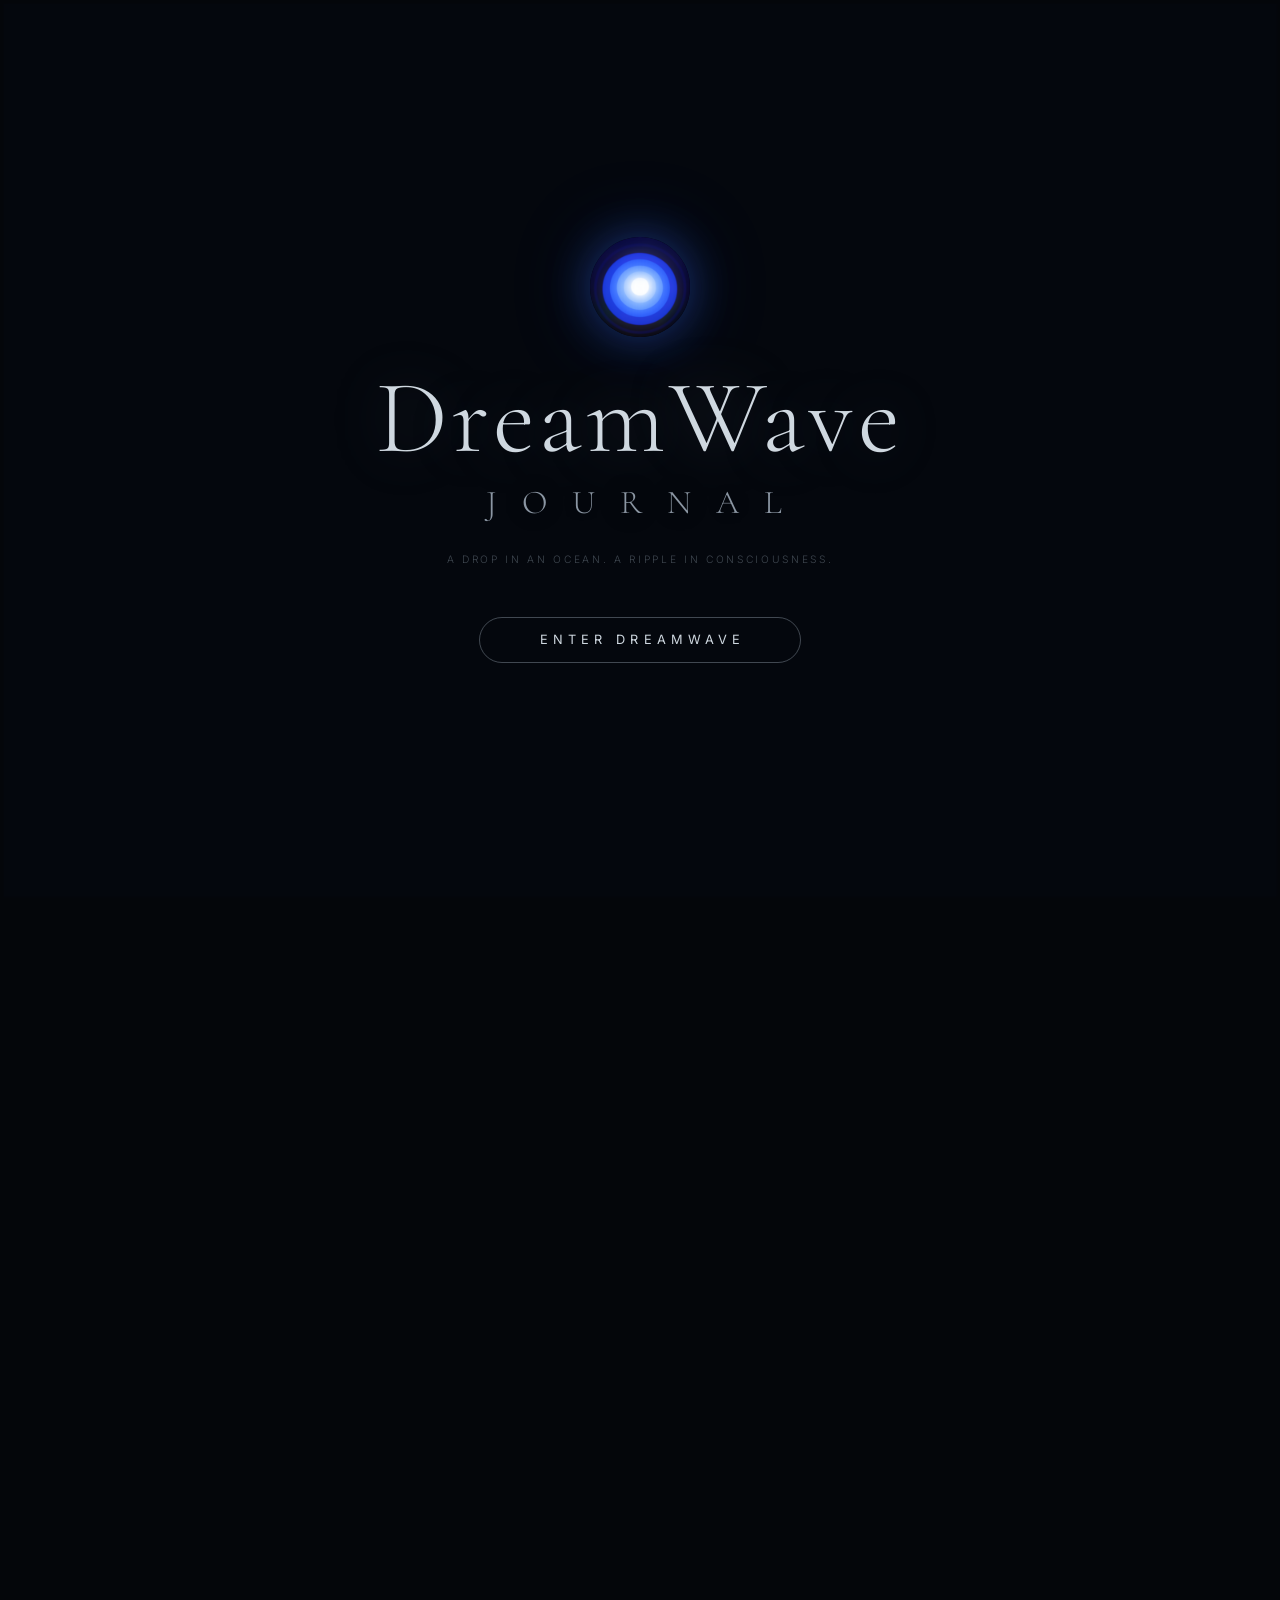
<file: index.html>
<!DOCTYPE html>
<html lang="en">
<head>
<meta charset="UTF-8" />
<meta name="viewport" content="width=device-width, initial-scale=1.0" />
<title>DreamWave Journal · A Sanctuary for Inner Experience</title>
<meta name="description" content="DreamWave Journal is one quiet place for your dreams, meditations, and the liminal spaces between waking and deep sleep, plus a daily practice to help them deepen over time." />
<link rel="canonical" href="https://dreamwavejournal.com/" />

<!-- Open Graph (Facebook, iMessage, Google, etc.) -->
<meta property="og:type" content="website" />
<meta property="og:site_name" content="DreamWave Journal" />
<meta property="og:title" content="DreamWave Journal · A Sanctuary for Inner Experience" />
<meta property="og:description" content="One quiet place for your dreams, meditations, OBEs, and journeys, plus a daily practice to help them deepen over time." />
<meta property="og:url" content="https://dreamwavejournal.com/" />
<meta property="og:image" content="https://dreamwavejournal.com/images/og-dreamwave-journal.png" />
<meta property="og:image:width" content="1200" />
<meta property="og:image:height" content="630" />
<meta property="og:image:alt" content="DreamWave Journal, a journal for dreams, meditations, OBEs, and journeys" />

<!-- Twitter / X card -->
<meta name="twitter:card" content="summary_large_image" />
<meta name="twitter:title" content="DreamWave Journal · A Sanctuary for Inner Experience" />
<meta name="twitter:description" content="One quiet place for your dreams, meditations, OBEs, and journeys." />
<meta name="twitter:image" content="https://dreamwavejournal.com/images/og-dreamwave-journal.png" />

<link rel="preconnect" href="https://fonts.googleapis.com" />
<link rel="preconnect" href="https://fonts.gstatic.com" crossorigin />
<link href="https://fonts.googleapis.com/css2?family=Cormorant+Garamond:ital,wght@0,300;0,400;0,500;1,400&family=Inter:wght@200;300;400;500&display=swap" rel="stylesheet" />
<style>
  /* Critical styles inlined: the water stays dark even if the external
     stylesheet hasn't loaded (or the page is viewed in a limited previewer). */
  html, body { margin: 0; background: #04060a; color: #8b96a3; }
  #gate { position: fixed; inset: 0; display: flex; align-items: center; justify-content: center; text-align: center; }
  .gate-title { color: #cfd8e0; }
  .gate-logo { width: 90px; height: 90px; }
  #site { opacity: 0; visibility: hidden; }
</style>
<link rel="stylesheet" href="style.css" />
<noscript>
  <style>
    /* Without JavaScript there is no water and no Enter — show the site directly. */
    #gate, #droplet, #water { display: none; }
    #site { opacity: 1 !important; visibility: visible !important; }
    .reveal { opacity: 1 !important; transform: none !important; }
  </style>
</noscript>
</head>
<body>

<!-- Water ripple canvas — persists behind everything -->
<canvas id="water"></canvas>

<!-- ============ INTRO / GATE ============ -->
<div id="gate">
  <div id="droplet" aria-hidden="true"></div>
  <div class="gate-inner">
    <img class="gate-logo" src="images/logo.png" alt="" aria-hidden="true" />
    <h1 class="gate-title">DreamWave<span>Journal</span></h1>
    <p class="gate-sub">A drop in an ocean. A ripple in consciousness.</p>
    <button id="enter-btn" type="button">Enter DreamWave</button>
  </div>
</div>

<!-- ============ MAIN SITE ============ -->
<main id="site" aria-hidden="true">

  <nav class="topnav reveal">
    <span class="brand">DreamWave</span>
    <div class="navlinks">
      <a href="#sanctuary">Sanctuary</a>
      <a href="#practice">Practice</a>
      <a href="#features">Inside</a>
    </div>
  </nav>

  <!-- Hero -->
  <header class="hero">
    <img class="hero-logo reveal" src="images/logo.png" alt="" aria-hidden="true" />
    <p class="kicker reveal">a journal &amp; a practice</p>
    <h2 class="reveal">A sanctuary for your<br /><em>inner experiences</em>.</h2>
    <p class="lede reveal">
      One quiet place for your dreams, your meditations, and all the liminal
      spaces between waking and deep sleep.
    </p>
    <div class="hero-actions reveal">
      <a href="https://apps.apple.com/us/app/dreamwave-journal/id6751212207" class="btn-solid" target="_blank" rel="noopener">
        <svg class="btn-icon" viewBox="0 0 384 512" xmlns="http://www.w3.org/2000/svg" aria-hidden="true"><path fill="currentColor" d="M318.7 268.7c-.2-36.7 16.4-64.4 50-84.8-18.8-26.9-47.2-41.7-84.7-44.6-35.5-2.8-74.3 20.7-88.5 20.7-15 0-49.4-19.7-76.4-19.7C63.3 141.2 4 184.8 4 273.5q0 39.3 14.4 81.2c12.8 36.7 59 126.7 107.2 125.2 25.2-.6 43-17.9 75.8-17.9 31.8 0 48.3 17.9 76.4 17.9 48.6-.7 90.4-82.5 102.6-119.3-65.2-30.7-61.7-90-61.7-91.9zm-56.6-164.2c27.3-32.4 24.8-61.9 24-72.5-24.1 1.4-52 16.4-67.9 34.9-17.5 19.8-27.8 44.3-25.6 71.9 26.1 2 49.9-11.4 69.5-34.3z"/></svg>
        Download on iOS
      </a>
      <span class="btn-ghost btn-soon">
        <svg class="btn-icon" viewBox="0 0 512 512" xmlns="http://www.w3.org/2000/svg" aria-hidden="true"><path fill="currentColor" d="M325.3 234.3 104.6 13l280.8 161.2-60.1 60.1zM47 0C34 6.8 25.3 19.2 25.3 35.3v441.3c0 16.1 8.7 28.5 21.7 35.3l256.6-256L47 0zm425.2 225.6-58.9-34.1-65.7 64.5 65.7 64.5 60.1-34.1c18-14.3 18-46.5-1.2-60.8zM104.6 499l280.8-161.2-60.1-60.1L104.6 499z"/></svg>
        Google Play coming soon
      </span>
    </div>
    <div class="scroll-hint reveal"><span></span></div>
  </header>

  <!-- The problem -->
  <section id="sanctuary" class="section">
    <p class="kicker reveal">why this exists</p>
    <h3 class="reveal">Your attention holds power.</h3>
    <div class="reason-cols">
      <p class="reveal">
        Most of the day, it moves outward, pulled by our senses toward the world
        around us: work, screens, other people, everything happening outside of us.
      </p>
      <p class="reveal">
        But there's another direction, one where we turn inward. When we learn to hold onto that thread of awareness as we
        move through the liminal states between waking and deep sleep, we
        strengthen our ability to recognize and enter these experiences
        consciously.
      </p>
      <p class="reveal">
        DreamWave exists to help you expand your awareness inward toward these
        experiences and build a practice around them, bringing these experiences
        together so what happens in your dreams, your meditations, and the space
        between waking and sleep becomes something you integrate into waking life.
      </p>
    </div>
  </section>

  <!-- Integration -->
  <section id="integration" class="section closing">
    <p class="kicker reveal">bringing it together</p>
    <h3 class="reveal">What becomes possible when<br />you bring them together.</h3>
    <p class="lede reveal">
      These inner experiences are communicating with you. When you bring them
      together in one place, insights and connections form. A deeper language of
      symbols and awareness emerges. Through integration, a different kind of
      understanding develops, one that cultivates a deeper knowing, a deeper
      wisdom of yourself and the nature of yourself.
    </p>
    <p class="lede reveal">
      One private space, on your own device, to keep record of your inner
      experiences and cultivate a daily practice that supports inner exploration.
    </p>
    <p class="turn-line reveal">This is a calling for those who want to remember.</p>
  </section>

  <!-- The practice -->
  <section id="practice" class="section">
    <p class="kicker reveal">how it works</p>
    <h3 class="reveal">Record. Reflect. Cultivate.</h3>
    <p class="lede reveal">Three simple rhythms practiced daily.</p>
    <div class="steps">
      <div class="step reveal">
        <span class="step-num">01</span>
        <h4>Record</h4>
        <p>The experience while it's at the forefront of your memory.</p>
      </div>
      <div class="step reveal">
        <span class="step-num">02</span>
        <h4>Reflect</h4>
        <p>On symbolic language, waking connections, and deeper meanings
        of your experience.</p>
      </div>
      <div class="step reveal">
        <span class="step-num">03</span>
        <h4>Cultivate</h4>
        <p>A daily inner practice to build a deeper relationship with your
        inner world.</p>
      </div>
    </div>
  </section>

  <!-- Features -->
  <section id="features" class="section">
    <p class="kicker reveal">inside the app</p>
    <h3 class="reveal">Supporting your inner journey.</h3>
    <p class="lede reveal">Everything within is shaped to support your inner life: one
    quiet space to record your experiences, deepen your practice, and watch it all
    unfold over time. It begins with the journal.</p>
  </section>

  <!-- The Journal -->
  <section id="journal" class="section">
    <p class="kicker reveal">the journal</p>
    <h3 class="reveal">One entry for every<br /><em>inner experience</em>.</h3>
    <p class="lede reveal">Every entry adapts to whatever you're recording, whether a dream,
    a meditation, or a lucid or out-of-body journey. It holds as much or as little as
    you like, and four tabs let you go only as far as you want:</p>

    <ul class="tab-list reveal">
      <li><strong>Journal</strong>The story in your own words, with room for photos and audio.</li>
      <li><strong>Objective</strong>Overall measurable metrics as well as metrics for each experience type, plus log waking-life connections.</li>
      <li><strong>Subjective</strong>The felt sense: log emotions, add and create symbols, reference themes.</li>
      <li><strong>Integration</strong>Weave it into waking life, with an optional Socratic AI to reflect alongside you.</li>
    </ul>

    <div class="carousel reveal">
      <div class="carousel-track">
        <figure class="shot">
          <div class="phone"><img src="images/journal-entry.png" alt="DreamWave Journal, starting a journal entry" loading="lazy" /></div>
          <figcaption><strong>Start With the Experience</strong>Choose the type of experience, then tell its story your way: in writing, a photo, or a voice note.</figcaption>
        </figure>
        <figure class="shot">
          <div class="phone"><img src="images/journal-quick.png" alt="Quick journal with audio recording" loading="lazy" /></div>
          <figcaption><strong>Quick Journal</strong>Still half-asleep? Type a line or record audio the moment you wake, then delve deeper whenever you're ready.</figcaption>
        </figure>
        <figure class="shot">
          <div class="phone"><img src="images/journal-entries.png" alt="DreamWave Journal, all entries grouped into mini journals" loading="lazy" /></div>
          <figcaption><strong>Your Inner Library</strong>See every experience in one place, and group related entries into mini journals so patterns and connections rise to the surface over time.</figcaption>
        </figure>
      </div>
      <div class="carousel-nav">
        <button type="button" class="car-prev" aria-label="Previous">‹</button>
        <button type="button" class="car-next" aria-label="Next">›</button>
      </div>
    </div>

    <div class="ownership reveal">
      <h4>It all belongs to you.</h4>
      <ul class="own-list">
        <li><strong>Yours, on your device.</strong> Every experience is saved locally on your phone and stays entirely yours.</li>
        <li><strong>Export freely.</strong> Download your audio recordings and export any entry to PDF or DOC to keep on record.</li>
        <li><strong>Share cards.</strong> Send a card of an entry's story, showing only the journal text, so the private details from your other tabs stay private.</li>
        <li><strong>Optional AI.</strong> The Socratic AI in Integration is entirely optional. If you decide to use it, that single entry is sent to the AI provider to generate its response, and how that information is handled falls under their terms, not ours. <a href="privacy-policy/">See how AI is used.</a></li>
      </ul>
    </div>
  </section>

  <!-- Tools carousel -->
  <section id="tools" class="section">
    <p class="kicker reveal">tools for the threshold</p>
    <h3 class="reveal">A Quiet Toolkit for<br />the Spaces Between</h3>
    <div class="carousel reveal">
      <div class="carousel-track">
        <figure class="shot">
          <div class="phone"><img src="images/tool-meditation.png" alt="Meditation timer" loading="lazy" /></div>
          <figcaption><strong>Meditation</strong>A meditation timer with adjustable duration, interval chimes, and calming sounds to anchor your practice.</figcaption>
        </figure>
        <figure class="shot">
          <div class="phone"><img src="images/tool-binaural.png" alt="Binaural beats" loading="lazy" /></div>
          <figcaption><strong>Binaural Beats</strong>Frequency-tuned tones that gently guide your mind toward focus, calm, or relaxed awareness.</figcaption>
        </figure>
        <figure class="shot">
          <div class="phone"><img src="images/tool-breathing.png" alt="Breathing patterns" loading="lazy" /></div>
          <figcaption><strong>Breathing Patterns</strong>Guided and custom breathwork with a visual pacer to settle the body and slow the breath.</figcaption>
        </figure>
        <figure class="shot">
          <div class="phone"><img src="images/tool-lucid.png" alt="Lucid sound cues" loading="lazy" /></div>
          <figcaption><strong>Lucid Sound Cues</strong>Soft sound cues, timed to your sleep phase, that guide your awareness toward lucidity.</figcaption>
        </figure>
      </div>
      <div class="carousel-nav">
        <button type="button" class="car-prev" aria-label="Previous">‹</button>
        <button type="button" class="car-next" aria-label="Next">›</button>
      </div>
    </div>
  </section>

  <!-- Practice & Tracker carousel -->
  <section id="journey" class="section">
    <p class="kicker reveal">your practice &amp; progress</p>
    <h3 class="reveal">Create Your Own Practice,<br />and Keep Track of It</h3>
    <div class="carousel reveal">
      <div class="carousel-track">
        <figure class="shot">
          <div class="phone"><img src="images/screen-practice.png" alt="DreamWave Journal, build a daily practice" loading="lazy" /></div>
          <figcaption><strong>Your Practice</strong>Build your own recurring practices and routines, and shape a daily rhythm of inner work that's entirely your own.</figcaption>
        </figure>
        <figure class="shot">
          <div class="phone"><img src="images/screen-tracker.png" alt="DreamWave Journal tracker and insights" loading="lazy" /></div>
          <figcaption><strong>Tracker</strong>Watch your practice unfold over time: streaks, lucidity heat maps, moon-phase correlations, and the shape of your inner experiences.</figcaption>
        </figure>
      </div>
      <div class="carousel-nav">
        <button type="button" class="car-prev" aria-label="Previous">‹</button>
        <button type="button" class="car-next" aria-label="Next">›</button>
      </div>
    </div>
  </section>

  <!-- Closing CTA -->
  <section id="begin" class="section closing">
    <img class="hero-logo reveal" src="images/logo.png" alt="" aria-hidden="true" />
    <p class="kicker reveal">the invitation</p>
    <h3 class="reveal">Awaken, and remember.</h3>
    <p class="lede reveal">
      Bring the luminosity of your inner experience to waking life,
      widening your awareness and deepening your presence across both your
      inner and outer worlds.
    </p>
    <p class="lede reveal">
      There's a frontier inside every one of us, available to be explored.
      The calling is now.
    </p>
    <div class="hero-actions reveal">
      <a class="btn-solid" href="https://apps.apple.com/us/app/dreamwave-journal/id6751212207?itscg=30200&amp;itsct=apps_box_link&amp;mttnsubad=6751212207" target="_blank" rel="noopener">Get DreamWave Journal</a>
    </div>

    <div class="review-block">
      <p class="kicker reveal">leave a review</p>
      <div class="review-stars reveal" aria-label="Five stars">
        <svg viewBox="0 0 24 24"><path d="M12 2l2.9 6.6 7.1.6-5.4 4.7 1.6 7-6.2-3.8-6.2 3.8 1.6-7-5.4-4.7 7.1-.6z"/></svg>
        <svg viewBox="0 0 24 24"><path d="M12 2l2.9 6.6 7.1.6-5.4 4.7 1.6 7-6.2-3.8-6.2 3.8 1.6-7-5.4-4.7 7.1-.6z"/></svg>
        <svg viewBox="0 0 24 24"><path d="M12 2l2.9 6.6 7.1.6-5.4 4.7 1.6 7-6.2-3.8-6.2 3.8 1.6-7-5.4-4.7 7.1-.6z"/></svg>
        <svg viewBox="0 0 24 24"><path d="M12 2l2.9 6.6 7.1.6-5.4 4.7 1.6 7-6.2-3.8-6.2 3.8 1.6-7-5.4-4.7 7.1-.6z"/></svg>
        <svg viewBox="0 0 24 24"><path d="M12 2l2.9 6.6 7.1.6-5.4 4.7 1.6 7-6.2-3.8-6.2 3.8 1.6-7-5.4-4.7 7.1-.6z"/></svg>
      </div>
      <p class="lede reveal">
        Your support means so much to us. If you love DreamWave as much as we do,
        please consider leaving us a review on the App Store. It helps us reach
        others who are ready to explore their inner world.
      </p>
      <div class="hero-actions reveal">
        <a href="https://apps.apple.com/app/id6751212207?action=write-review" class="btn-solid" target="_blank" rel="noopener">Leave a Review</a>
      </div>
    </div>

    <footer class="reveal">
      <span>© 2026 DreamWave Journal</span>
      <span class="footer-links">
        <a href="privacy-policy/">Privacy</a>
        <a href="terms-of-service/">Terms</a>
        <a href="contact.html">Contact</a>
      </span>
      <span>For those who want to remember. <a href="turning-year/" class="rune" aria-label="The Turning Year, a solar calendar">○</a></span>
    </footer>
  </section>

</main>

<script src="main.js"></script>
</body>
</html>
</file>
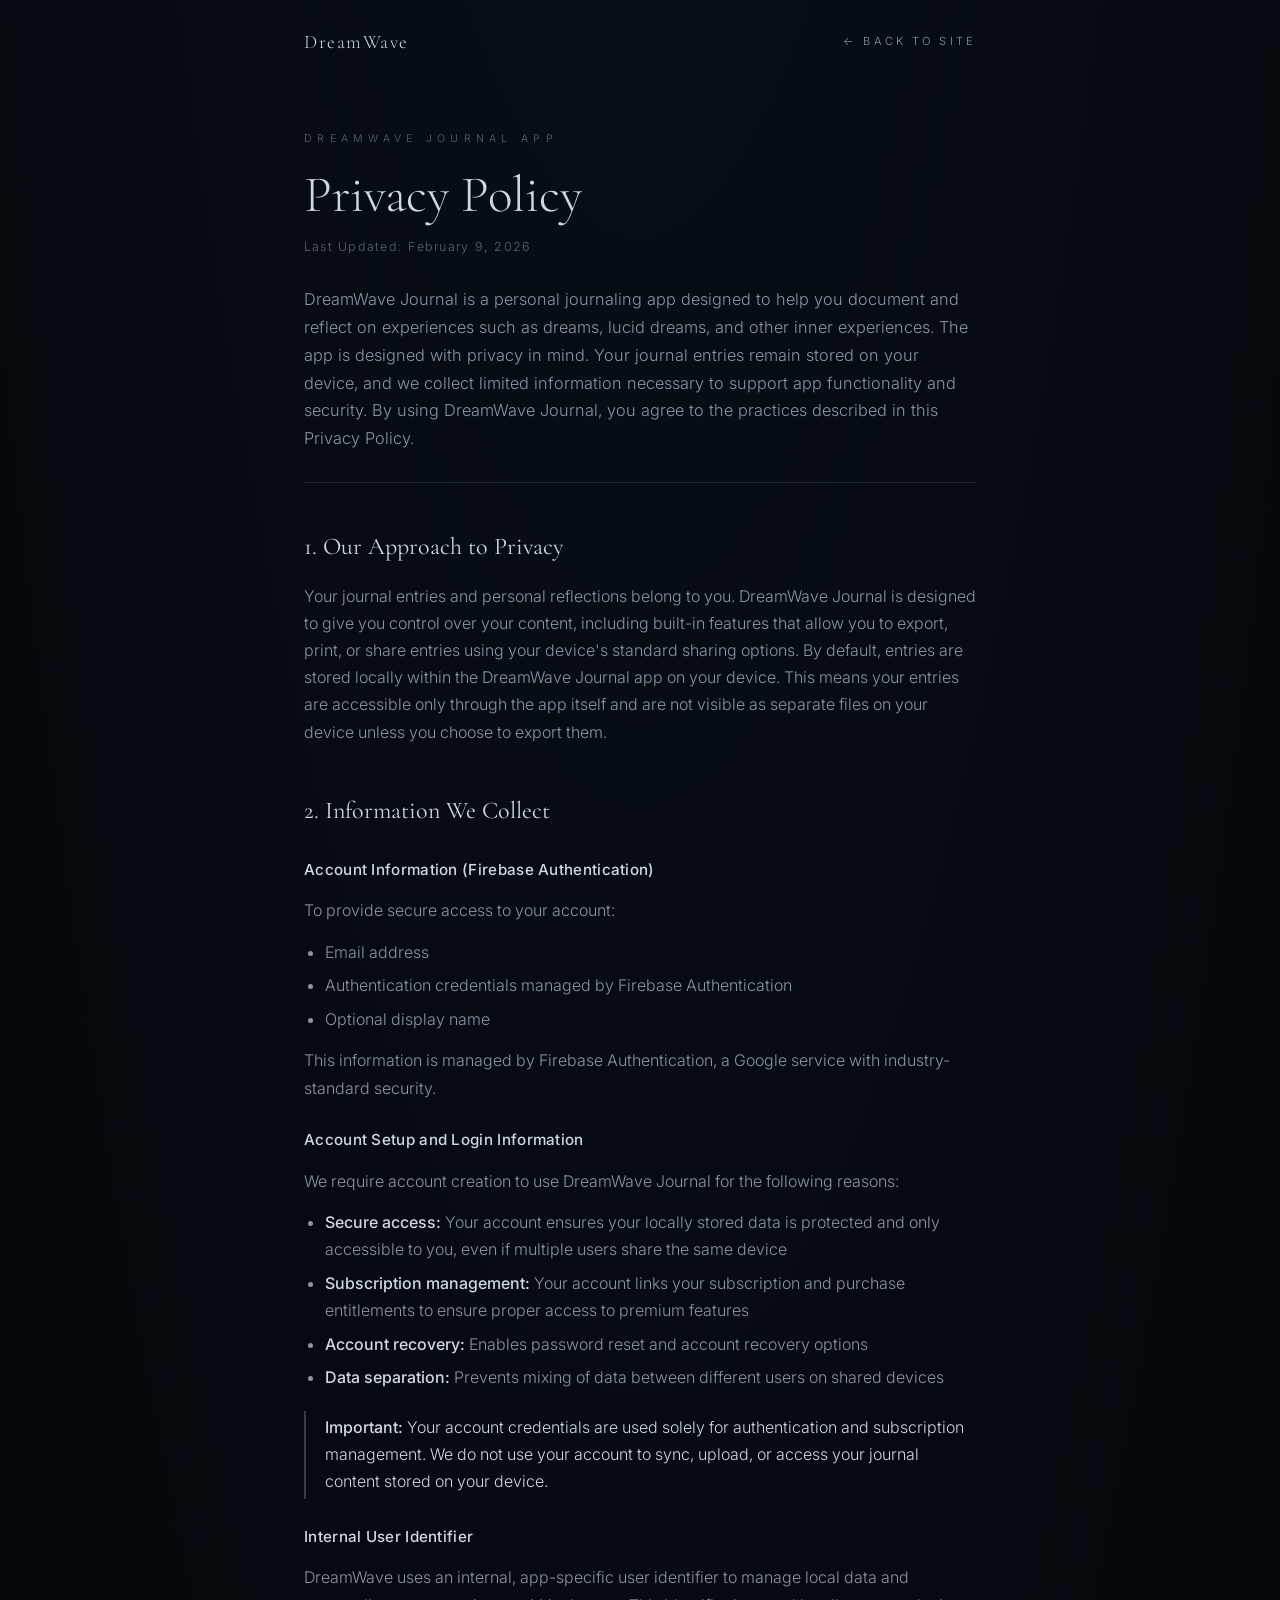
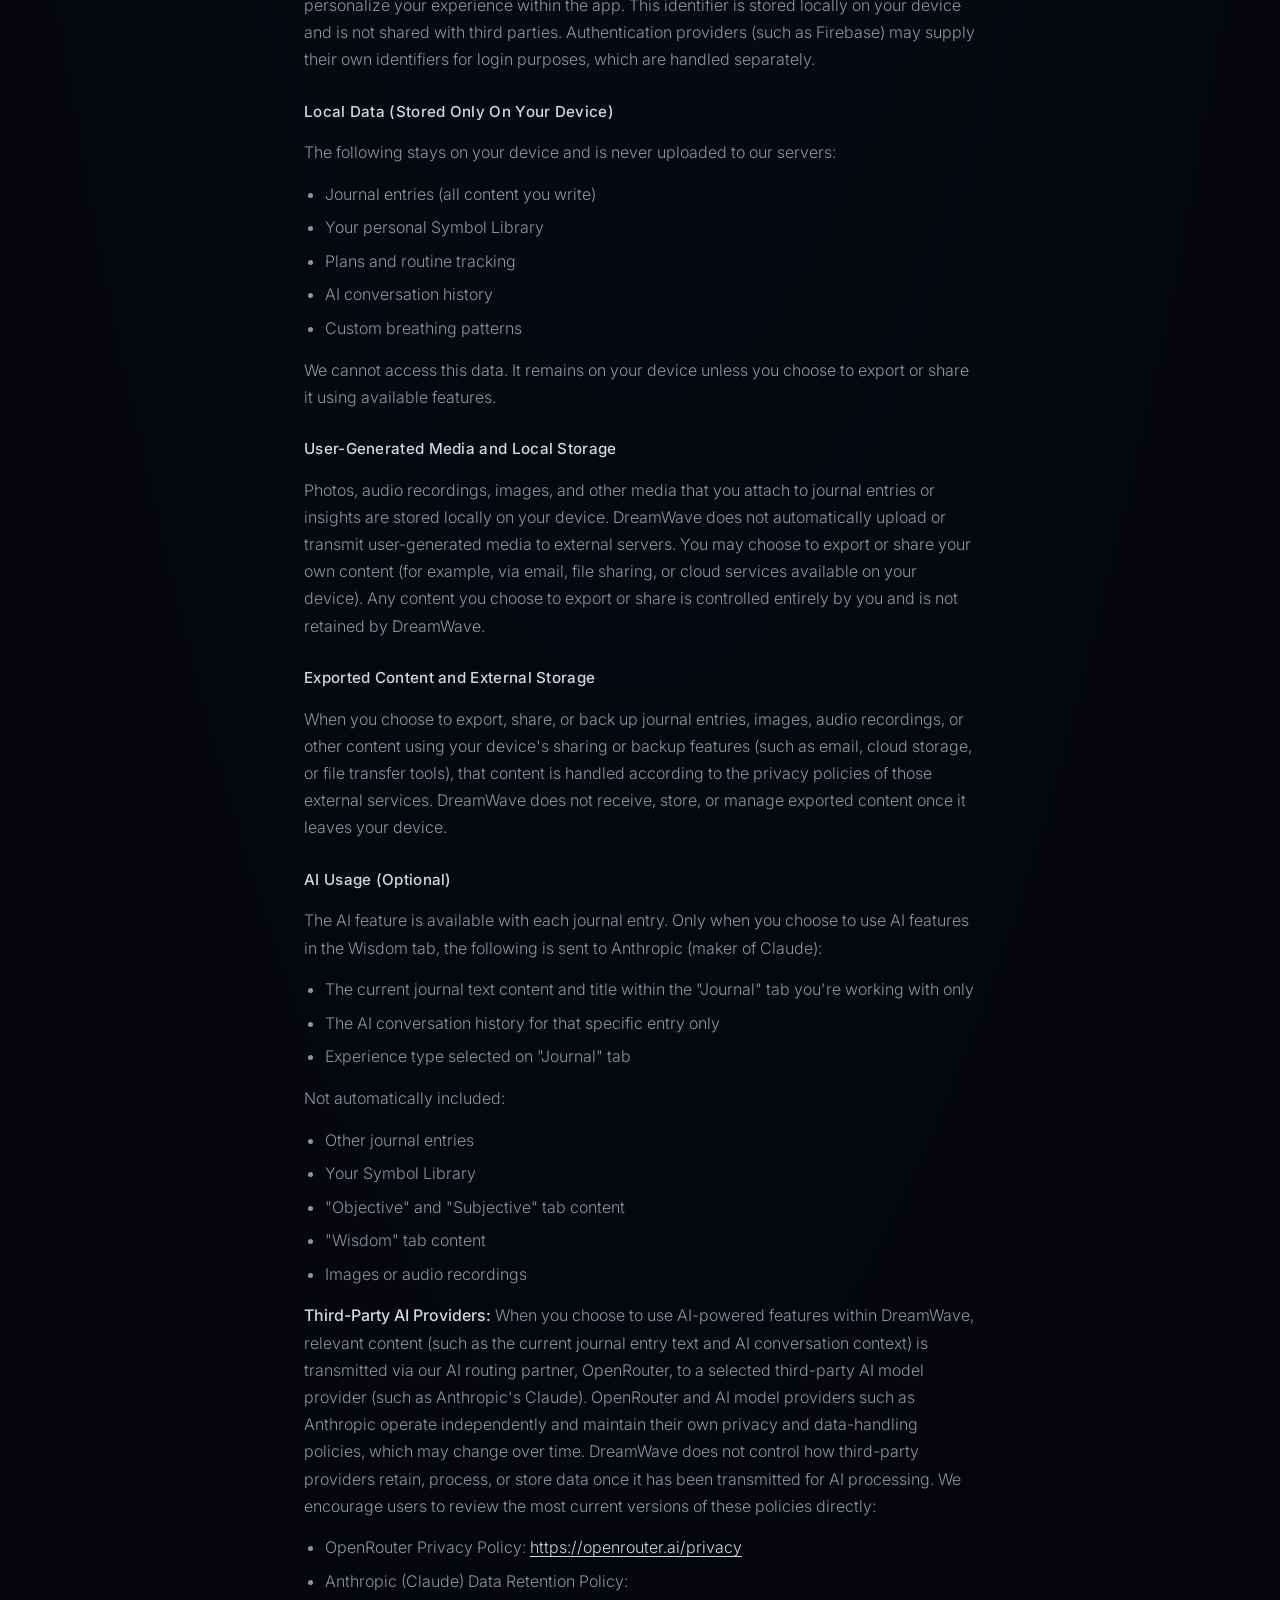
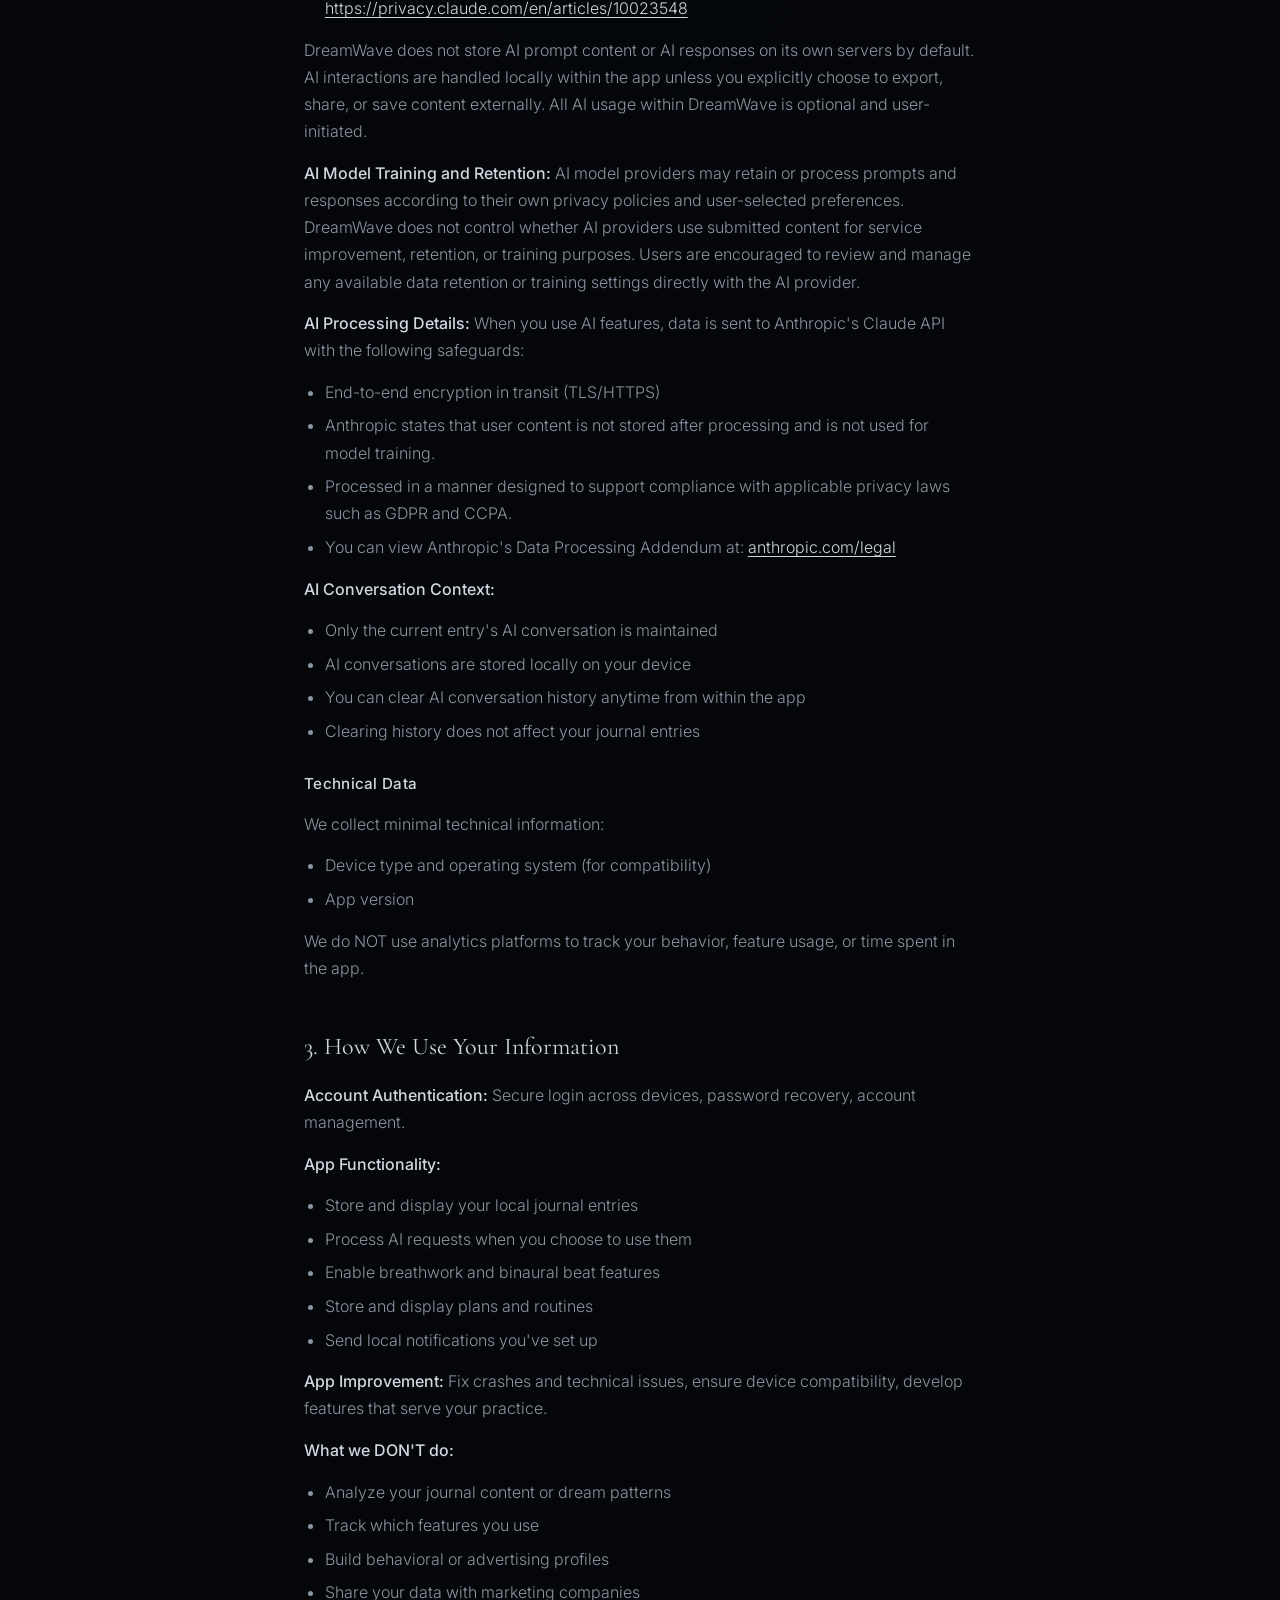
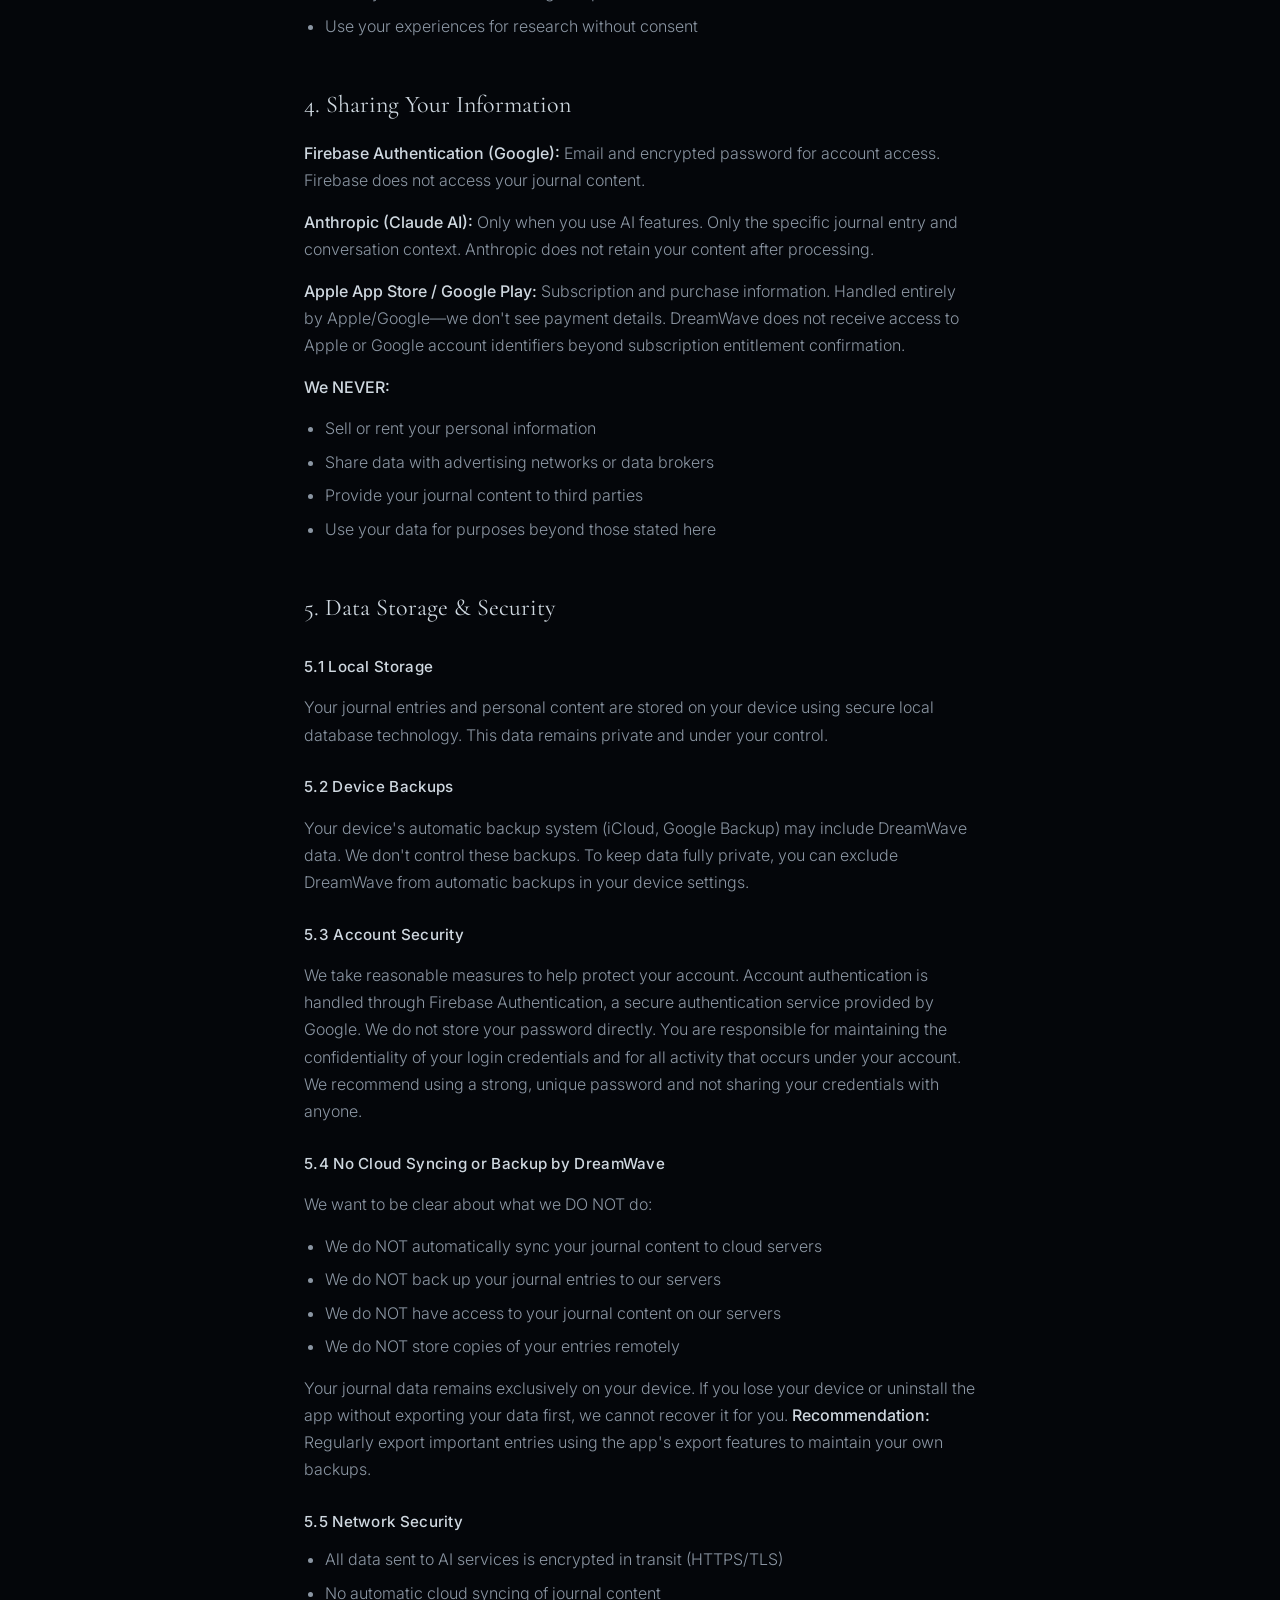
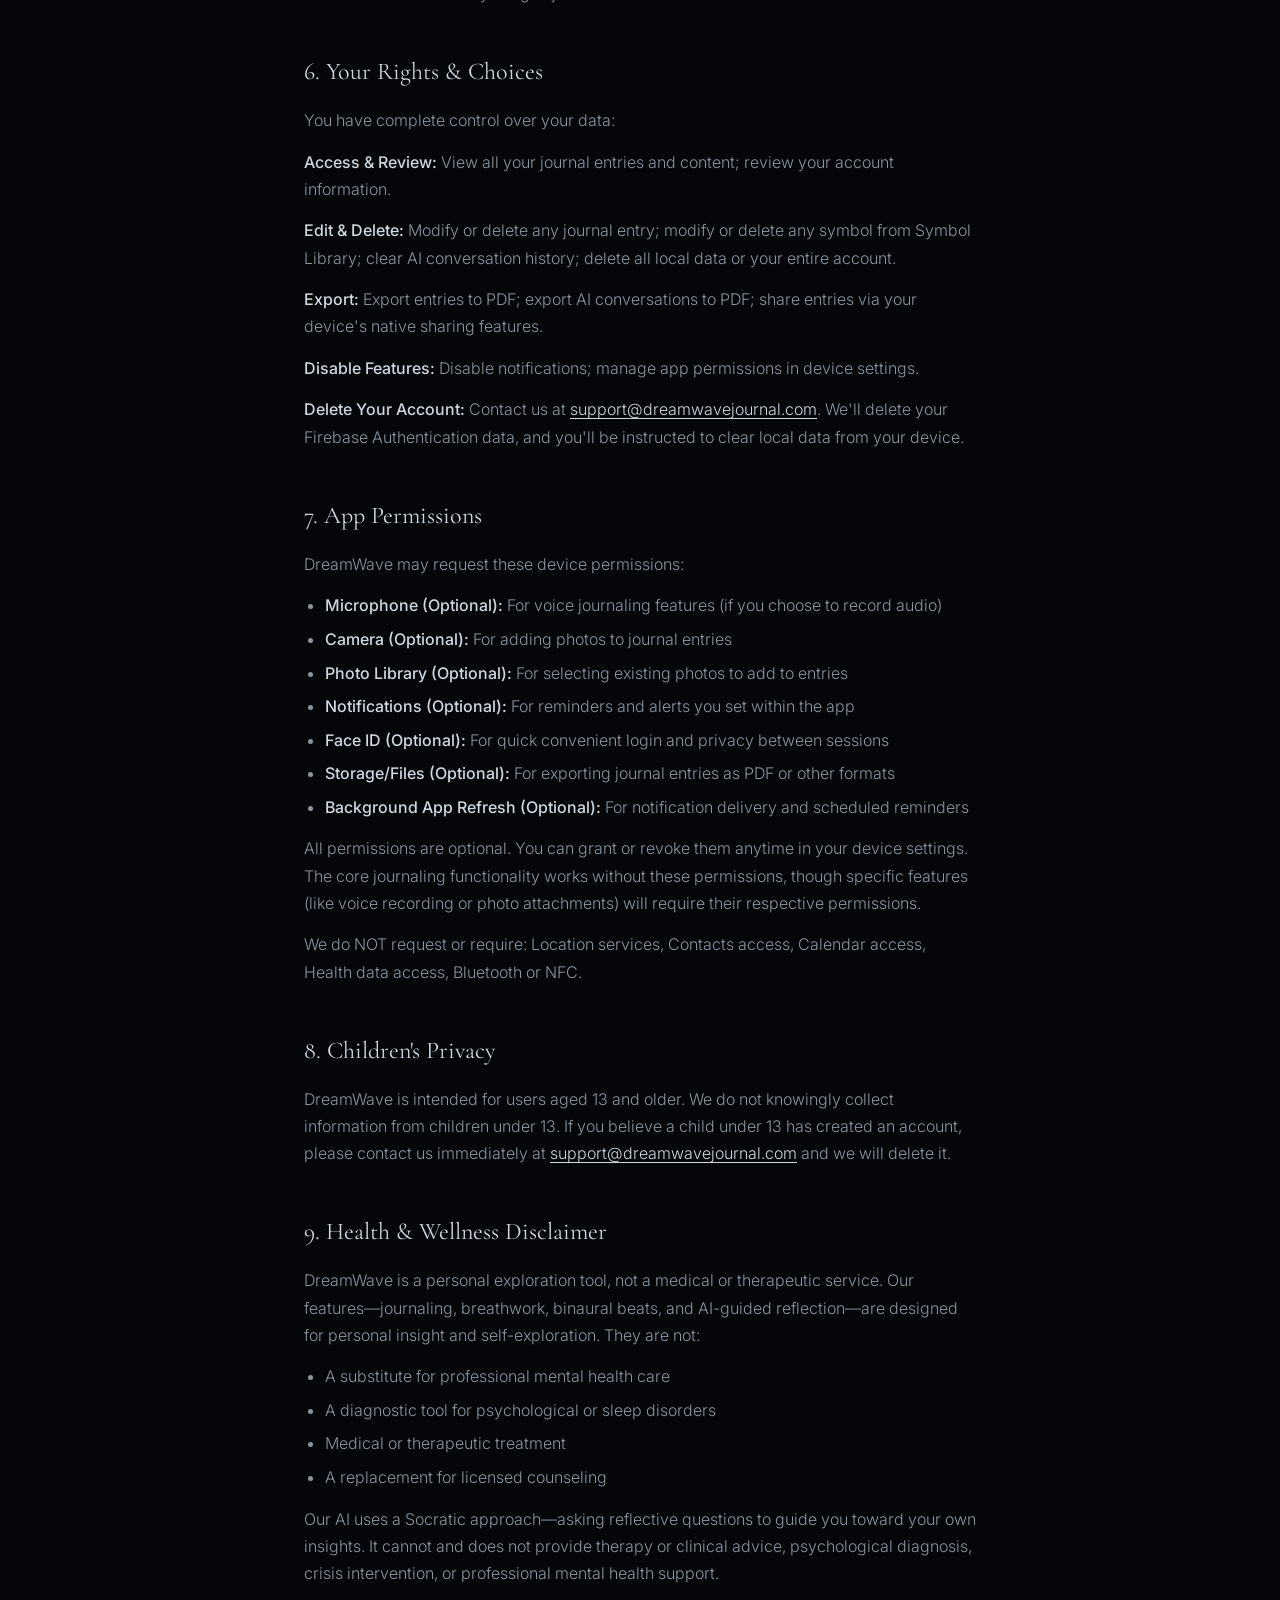
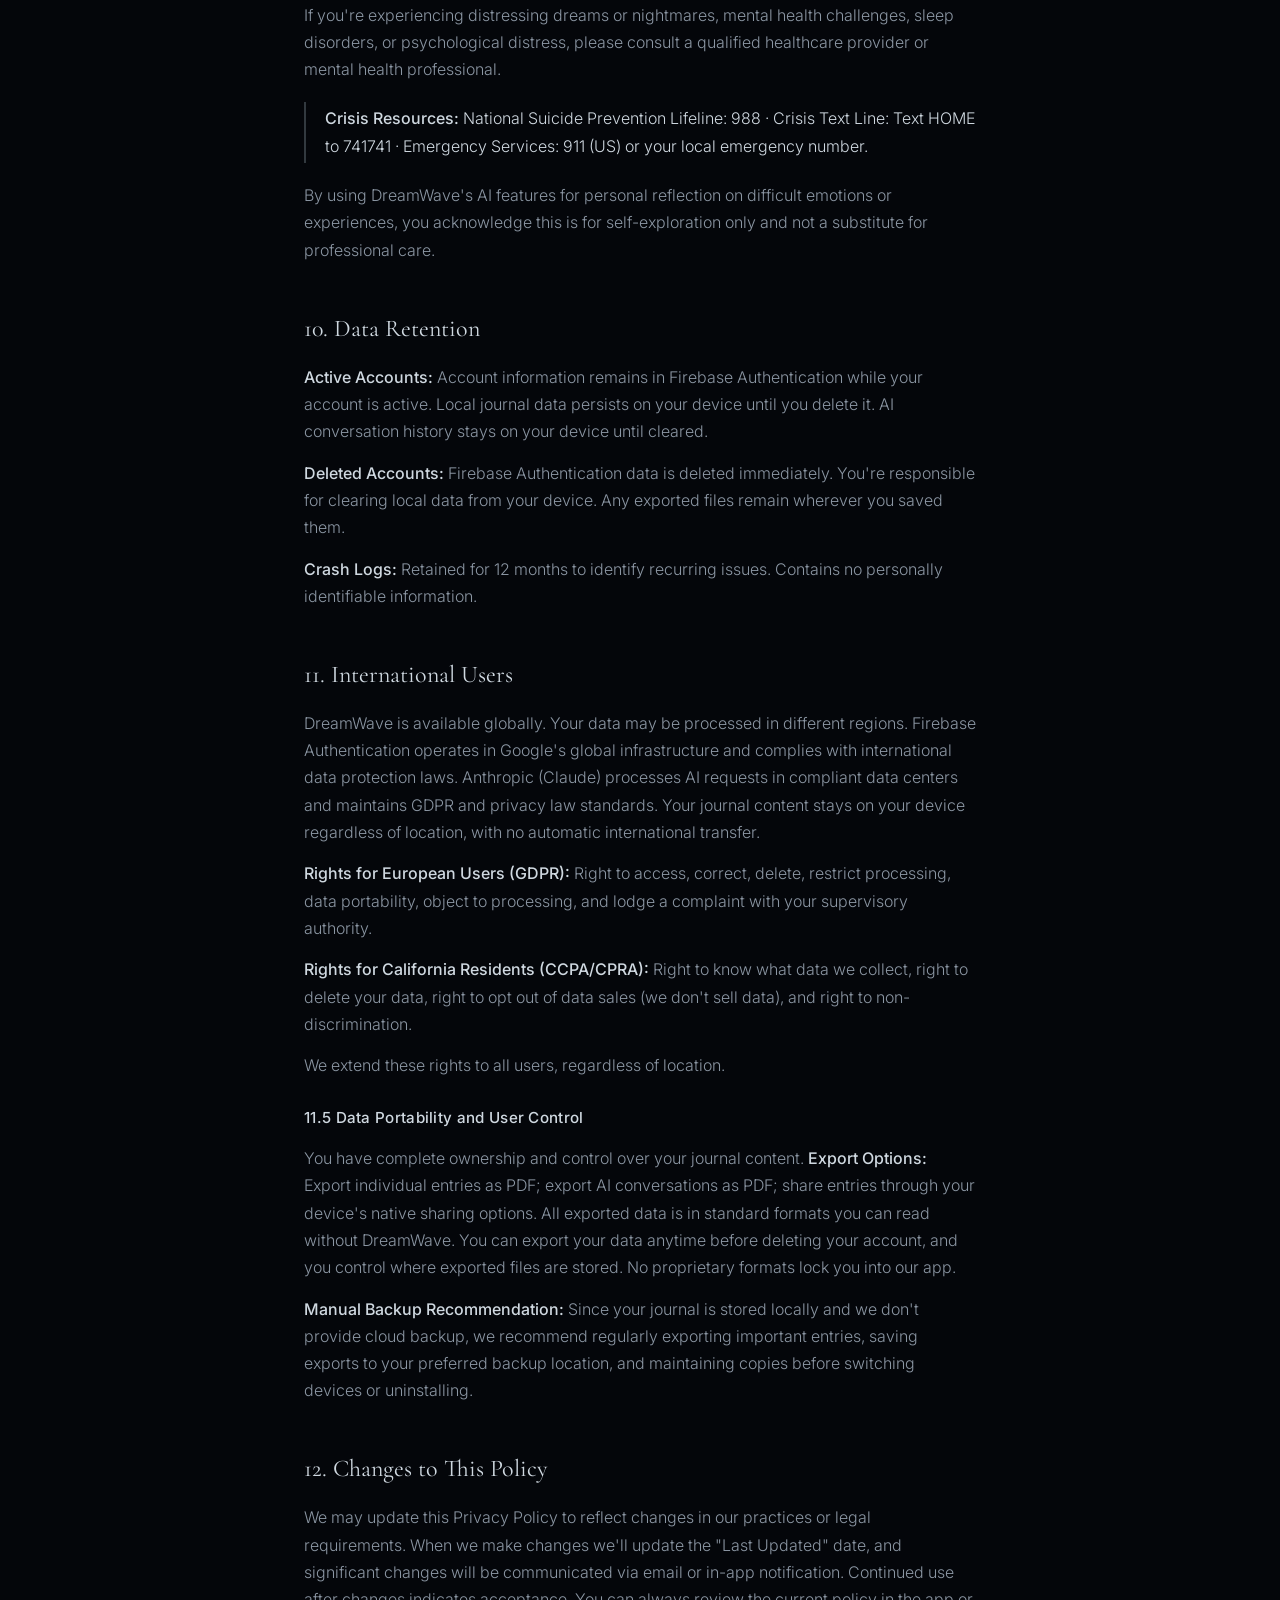
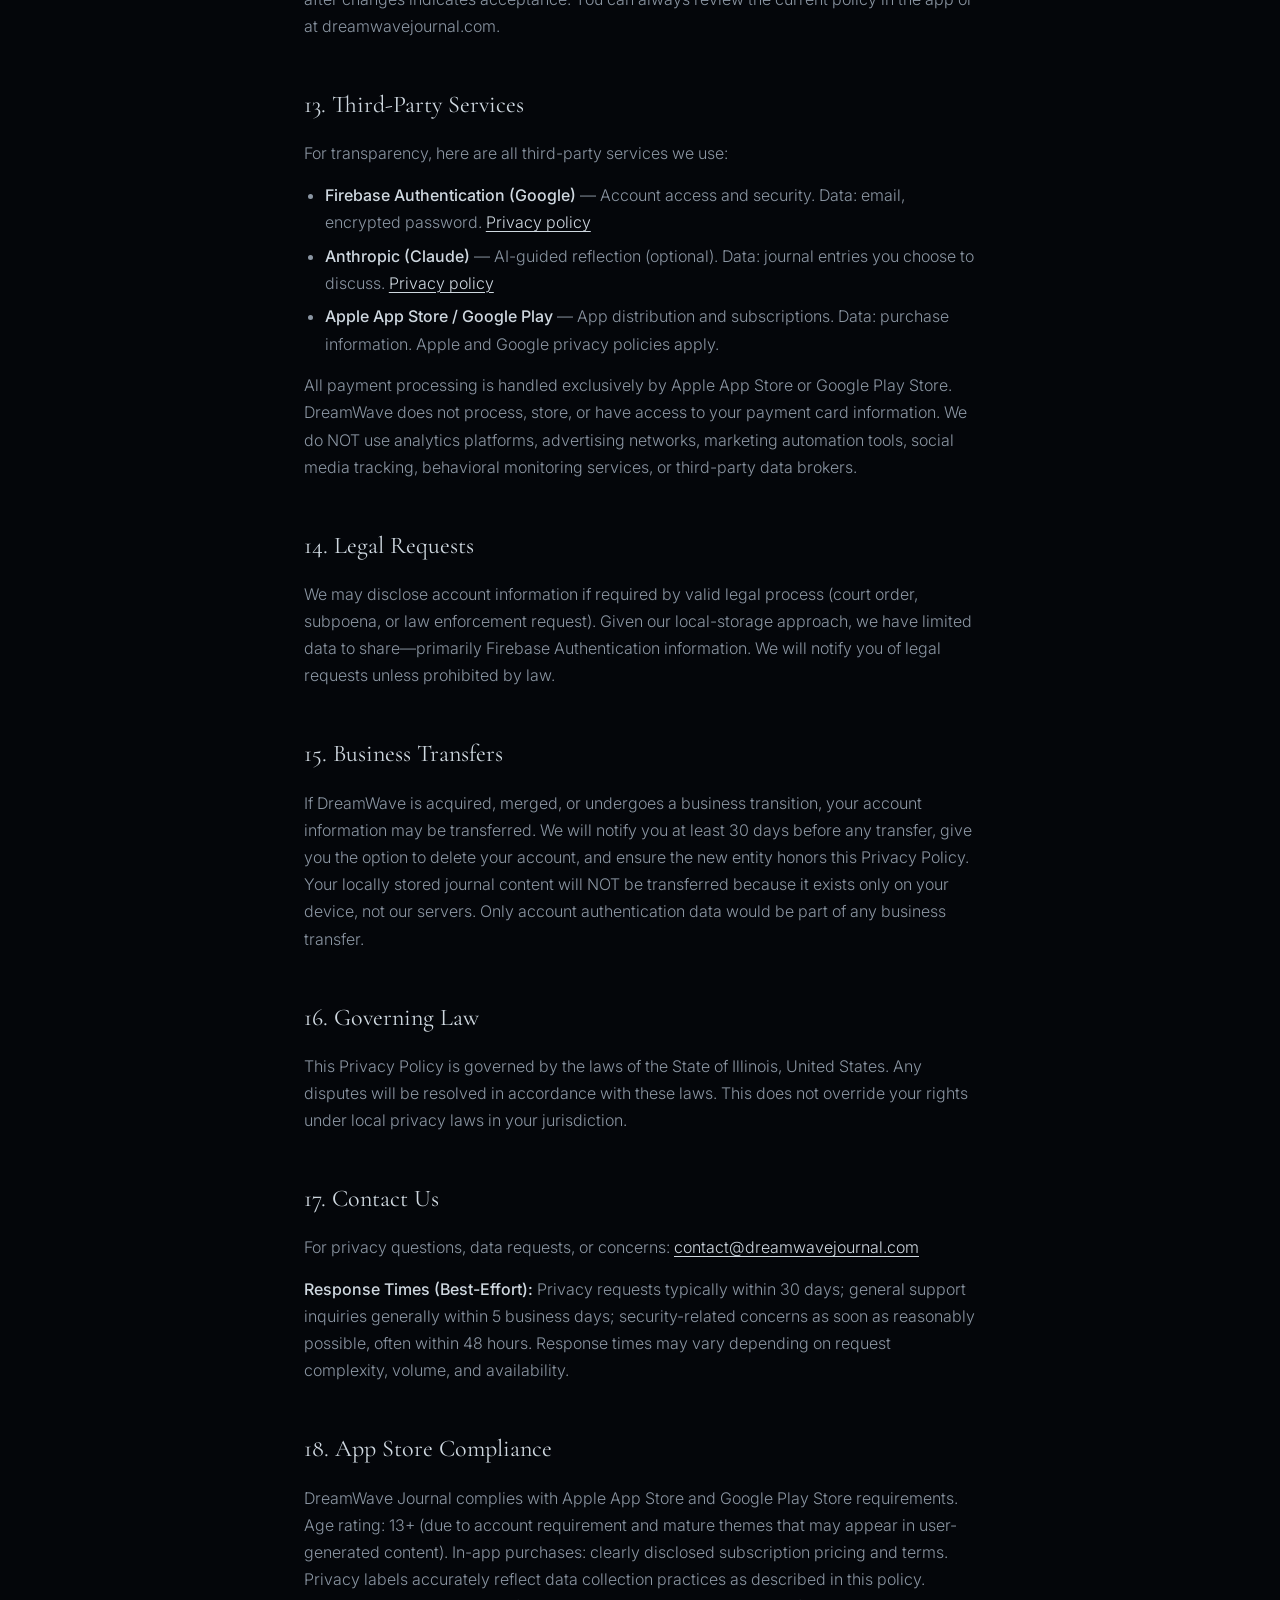
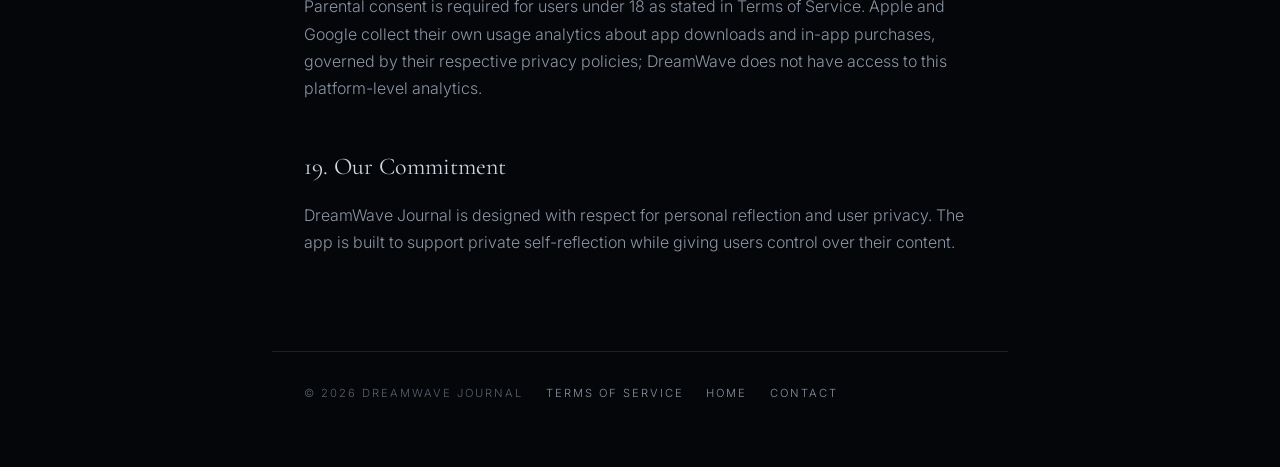
<file: privacy-policy/index.html>
<!DOCTYPE html>
<html lang="en">
<head>
<meta charset="UTF-8" />
<meta name="viewport" content="width=device-width, initial-scale=1.0" />
<title>Privacy Policy — DreamWave Journal</title>
<meta name="description" content="DreamWave Journal privacy policy — your journal entries stay on your device. Learn what limited information we collect and how it's used." />
<link rel="preconnect" href="https://fonts.googleapis.com" />
<link rel="preconnect" href="https://fonts.gstatic.com" crossorigin />
<link href="https://fonts.googleapis.com/css2?family=Cormorant+Garamond:ital,wght@0,300;0,400;0,500;1,400&family=Inter:wght@200;300;400;500&display=swap" rel="stylesheet" />
<style>
  html, body { margin: 0; background: #04060a; color: #8b96a3; }
</style>
<link rel="stylesheet" href="../style.css" />
</head>
<body class="legal-page">

<nav class="legal-nav">
  <a class="brand" href="../index.html">DreamWave</a>
  <a class="back" href="../index.html">← Back to site</a>
</nav>

<article class="legal">
  <p class="kicker">DreamWave Journal App</p>
  <h1>Privacy Policy</h1>
  <p class="updated">Last Updated: February 9, 2026</p>

  <p class="lead">
    DreamWave Journal is a personal journaling app designed to help you document and reflect on
    experiences such as dreams, lucid dreams, and other inner experiences. The app is designed with
    privacy in mind. Your journal entries remain stored on your device, and we collect limited
    information necessary to support app functionality and security. By using DreamWave Journal, you
    agree to the practices described in this Privacy Policy.
  </p>

  <h2>1. Our Approach to Privacy</h2>
  <p>
    Your journal entries and personal reflections belong to you. DreamWave Journal is designed to give
    you control over your content, including built-in features that allow you to export, print, or share
    entries using your device's standard sharing options. By default, entries are stored locally within
    the DreamWave Journal app on your device. This means your entries are accessible only through the app
    itself and are not visible as separate files on your device unless you choose to export them.
  </p>

  <h2>2. Information We Collect</h2>
  <h3>Account Information (Firebase Authentication)</h3>
  <p>To provide secure access to your account:</p>
  <ul>
    <li>Email address</li>
    <li>Authentication credentials managed by Firebase Authentication</li>
    <li>Optional display name</li>
  </ul>
  <p>
    This information is managed by Firebase Authentication, a Google service with industry-standard
    security.
  </p>

  <h3>Account Setup and Login Information</h3>
  <p>We require account creation to use DreamWave Journal for the following reasons:</p>
  <ul>
    <li><strong>Secure access:</strong> Your account ensures your locally stored data is protected and only accessible to you, even if multiple users share the same device</li>
    <li><strong>Subscription management:</strong> Your account links your subscription and purchase entitlements to ensure proper access to premium features</li>
    <li><strong>Account recovery:</strong> Enables password reset and account recovery options</li>
    <li><strong>Data separation:</strong> Prevents mixing of data between different users on shared devices</li>
  </ul>
  <p class="callout">
    <strong>Important:</strong> Your account credentials are used solely for authentication and
    subscription management. We do not use your account to sync, upload, or access your journal content
    stored on your device.
  </p>

  <h3>Internal User Identifier</h3>
  <p>
    DreamWave uses an internal, app-specific user identifier to manage local data and personalize your
    experience within the app. This identifier is stored locally on your device and is not shared with
    third parties. Authentication providers (such as Firebase) may supply their own identifiers for login
    purposes, which are handled separately.
  </p>

  <h3>Local Data (Stored Only On Your Device)</h3>
  <p>The following stays on your device and is never uploaded to our servers:</p>
  <ul>
    <li>Journal entries (all content you write)</li>
    <li>Your personal Symbol Library</li>
    <li>Plans and routine tracking</li>
    <li>AI conversation history</li>
    <li>Custom breathing patterns</li>
  </ul>
  <p>
    We cannot access this data. It remains on your device unless you choose to export or share it using
    available features.
  </p>

  <h3>User-Generated Media and Local Storage</h3>
  <p>
    Photos, audio recordings, images, and other media that you attach to journal entries or insights are
    stored locally on your device. DreamWave does not automatically upload or transmit user-generated
    media to external servers. You may choose to export or share your own content (for example, via email,
    file sharing, or cloud services available on your device). Any content you choose to export or share
    is controlled entirely by you and is not retained by DreamWave.
  </p>

  <h3>Exported Content and External Storage</h3>
  <p>
    When you choose to export, share, or back up journal entries, images, audio recordings, or other
    content using your device's sharing or backup features (such as email, cloud storage, or file transfer
    tools), that content is handled according to the privacy policies of those external services. DreamWave
    does not receive, store, or manage exported content once it leaves your device.
  </p>

  <h3>AI Usage (Optional)</h3>
  <p>
    The AI feature is available with each journal entry. Only when you choose to use AI features in the
    Wisdom tab, the following is sent to Anthropic (maker of Claude):
  </p>
  <ul>
    <li>The current journal text content and title within the "Journal" tab you're working with only</li>
    <li>The AI conversation history for that specific entry only</li>
    <li>Experience type selected on "Journal" tab</li>
  </ul>
  <p>Not automatically included:</p>
  <ul>
    <li>Other journal entries</li>
    <li>Your Symbol Library</li>
    <li>"Objective" and "Subjective" tab content</li>
    <li>"Wisdom" tab content</li>
    <li>Images or audio recordings</li>
  </ul>
  <p>
    <strong>Third-Party AI Providers:</strong> When you choose to use AI-powered features within DreamWave,
    relevant content (such as the current journal entry text and AI conversation context) is transmitted
    via our AI routing partner, OpenRouter, to a selected third-party AI model provider (such as
    Anthropic's Claude). OpenRouter and AI model providers such as Anthropic operate independently and
    maintain their own privacy and data-handling policies, which may change over time. DreamWave does not
    control how third-party providers retain, process, or store data once it has been transmitted for AI
    processing. We encourage users to review the most current versions of these policies directly:
  </p>
  <ul>
    <li>OpenRouter Privacy Policy: <a href="https://openrouter.ai/privacy">https://openrouter.ai/privacy</a></li>
    <li>Anthropic (Claude) Data Retention Policy: <a href="https://privacy.claude.com/en/articles/10023548-how-long-do-you-store-my-data">https://privacy.claude.com/en/articles/10023548</a></li>
  </ul>
  <p>
    DreamWave does not store AI prompt content or AI responses on its own servers by default. AI
    interactions are handled locally within the app unless you explicitly choose to export, share, or save
    content externally. All AI usage within DreamWave is optional and user-initiated.
  </p>
  <p>
    <strong>AI Model Training and Retention:</strong> AI model providers may retain or process prompts and
    responses according to their own privacy policies and user-selected preferences. DreamWave does not
    control whether AI providers use submitted content for service improvement, retention, or training
    purposes. Users are encouraged to review and manage any available data retention or training settings
    directly with the AI provider.
  </p>
  <p><strong>AI Processing Details:</strong> When you use AI features, data is sent to Anthropic's Claude API with the following safeguards:</p>
  <ul>
    <li>End-to-end encryption in transit (TLS/HTTPS)</li>
    <li>Anthropic states that user content is not stored after processing and is not used for model training.</li>
    <li>Processed in a manner designed to support compliance with applicable privacy laws such as GDPR and CCPA.</li>
    <li>You can view Anthropic's Data Processing Addendum at: <a href="https://www.anthropic.com/legal">anthropic.com/legal</a></li>
  </ul>
  <p><strong>AI Conversation Context:</strong></p>
  <ul>
    <li>Only the current entry's AI conversation is maintained</li>
    <li>AI conversations are stored locally on your device</li>
    <li>You can clear AI conversation history anytime from within the app</li>
    <li>Clearing history does not affect your journal entries</li>
  </ul>

  <h3>Technical Data</h3>
  <p>We collect minimal technical information:</p>
  <ul>
    <li>Device type and operating system (for compatibility)</li>
    <li>App version</li>
  </ul>
  <p>We do NOT use analytics platforms to track your behavior, feature usage, or time spent in the app.</p>

  <h2>3. How We Use Your Information</h2>
  <p><strong>Account Authentication:</strong> Secure login across devices, password recovery, account management.</p>
  <p><strong>App Functionality:</strong></p>
  <ul>
    <li>Store and display your local journal entries</li>
    <li>Process AI requests when you choose to use them</li>
    <li>Enable breathwork and binaural beat features</li>
    <li>Store and display plans and routines</li>
    <li>Send local notifications you've set up</li>
  </ul>
  <p><strong>App Improvement:</strong> Fix crashes and technical issues, ensure device compatibility, develop features that serve your practice.</p>
  <p><strong>What we DON'T do:</strong></p>
  <ul>
    <li>Analyze your journal content or dream patterns</li>
    <li>Track which features you use</li>
    <li>Build behavioral or advertising profiles</li>
    <li>Share your data with marketing companies</li>
    <li>Use your experiences for research without consent</li>
  </ul>

  <h2>4. Sharing Your Information</h2>
  <p><strong>Firebase Authentication (Google):</strong> Email and encrypted password for account access. Firebase does not access your journal content.</p>
  <p><strong>Anthropic (Claude AI):</strong> Only when you use AI features. Only the specific journal entry and conversation context. Anthropic does not retain your content after processing.</p>
  <p><strong>Apple App Store / Google Play:</strong> Subscription and purchase information. Handled entirely by Apple/Google—we don't see payment details. DreamWave does not receive access to Apple or Google account identifiers beyond subscription entitlement confirmation.</p>
  <p><strong>We NEVER:</strong></p>
  <ul>
    <li>Sell or rent your personal information</li>
    <li>Share data with advertising networks or data brokers</li>
    <li>Provide your journal content to third parties</li>
    <li>Use your data for purposes beyond those stated here</li>
  </ul>

  <h2>5. Data Storage &amp; Security</h2>
  <h3>5.1 Local Storage</h3>
  <p>Your journal entries and personal content are stored on your device using secure local database technology. This data remains private and under your control.</p>
  <h3>5.2 Device Backups</h3>
  <p>Your device's automatic backup system (iCloud, Google Backup) may include DreamWave data. We don't control these backups. To keep data fully private, you can exclude DreamWave from automatic backups in your device settings.</p>
  <h3>5.3 Account Security</h3>
  <p>We take reasonable measures to help protect your account. Account authentication is handled through Firebase Authentication, a secure authentication service provided by Google. We do not store your password directly. You are responsible for maintaining the confidentiality of your login credentials and for all activity that occurs under your account. We recommend using a strong, unique password and not sharing your credentials with anyone.</p>
  <h3>5.4 No Cloud Syncing or Backup by DreamWave</h3>
  <p>We want to be clear about what we DO NOT do:</p>
  <ul>
    <li>We do NOT automatically sync your journal content to cloud servers</li>
    <li>We do NOT back up your journal entries to our servers</li>
    <li>We do NOT have access to your journal content on our servers</li>
    <li>We do NOT store copies of your entries remotely</li>
  </ul>
  <p>Your journal data remains exclusively on your device. If you lose your device or uninstall the app without exporting your data first, we cannot recover it for you. <strong>Recommendation:</strong> Regularly export important entries using the app's export features to maintain your own backups.</p>
  <h3>5.5 Network Security</h3>
  <ul>
    <li>All data sent to AI services is encrypted in transit (HTTPS/TLS)</li>
    <li>No automatic cloud syncing of journal content</li>
  </ul>

  <h2>6. Your Rights &amp; Choices</h2>
  <p>You have complete control over your data:</p>
  <p><strong>Access &amp; Review:</strong> View all your journal entries and content; review your account information.</p>
  <p><strong>Edit &amp; Delete:</strong> Modify or delete any journal entry; modify or delete any symbol from Symbol Library; clear AI conversation history; delete all local data or your entire account.</p>
  <p><strong>Export:</strong> Export entries to PDF; export AI conversations to PDF; share entries via your device's native sharing features.</p>
  <p><strong>Disable Features:</strong> Disable notifications; manage app permissions in device settings.</p>
  <p><strong>Delete Your Account:</strong> Contact us at <a href="mailto:support@dreamwavejournal.com">support@dreamwavejournal.com</a>. We'll delete your Firebase Authentication data, and you'll be instructed to clear local data from your device.</p>

  <h2>7. App Permissions</h2>
  <p>DreamWave may request these device permissions:</p>
  <ul>
    <li><strong>Microphone (Optional):</strong> For voice journaling features (if you choose to record audio)</li>
    <li><strong>Camera (Optional):</strong> For adding photos to journal entries</li>
    <li><strong>Photo Library (Optional):</strong> For selecting existing photos to add to entries</li>
    <li><strong>Notifications (Optional):</strong> For reminders and alerts you set within the app</li>
    <li><strong>Face ID (Optional):</strong> For quick convenient login and privacy between sessions</li>
    <li><strong>Storage/Files (Optional):</strong> For exporting journal entries as PDF or other formats</li>
    <li><strong>Background App Refresh (Optional):</strong> For notification delivery and scheduled reminders</li>
  </ul>
  <p>All permissions are optional. You can grant or revoke them anytime in your device settings. The core journaling functionality works without these permissions, though specific features (like voice recording or photo attachments) will require their respective permissions.</p>
  <p>We do NOT request or require: Location services, Contacts access, Calendar access, Health data access, Bluetooth or NFC.</p>

  <h2>8. Children's Privacy</h2>
  <p>DreamWave is intended for users aged 13 and older. We do not knowingly collect information from children under 13. If you believe a child under 13 has created an account, please contact us immediately at <a href="mailto:support@dreamwavejournal.com">support@dreamwavejournal.com</a> and we will delete it.</p>

  <h2>9. Health &amp; Wellness Disclaimer</h2>
  <p>DreamWave is a personal exploration tool, not a medical or therapeutic service. Our features—journaling, breathwork, binaural beats, and AI-guided reflection—are designed for personal insight and self-exploration. They are not:</p>
  <ul>
    <li>A substitute for professional mental health care</li>
    <li>A diagnostic tool for psychological or sleep disorders</li>
    <li>Medical or therapeutic treatment</li>
    <li>A replacement for licensed counseling</li>
  </ul>
  <p>Our AI uses a Socratic approach—asking reflective questions to guide you toward your own insights. It cannot and does not provide therapy or clinical advice, psychological diagnosis, crisis intervention, or professional mental health support.</p>
  <p>If you're experiencing distressing dreams or nightmares, mental health challenges, sleep disorders, or psychological distress, please consult a qualified healthcare provider or mental health professional.</p>
  <p class="callout"><strong>Crisis Resources:</strong> National Suicide Prevention Lifeline: 988 · Crisis Text Line: Text HOME to 741741 · Emergency Services: 911 (US) or your local emergency number.</p>
  <p>By using DreamWave's AI features for personal reflection on difficult emotions or experiences, you acknowledge this is for self-exploration only and not a substitute for professional care.</p>

  <h2>10. Data Retention</h2>
  <p><strong>Active Accounts:</strong> Account information remains in Firebase Authentication while your account is active. Local journal data persists on your device until you delete it. AI conversation history stays on your device until cleared.</p>
  <p><strong>Deleted Accounts:</strong> Firebase Authentication data is deleted immediately. You're responsible for clearing local data from your device. Any exported files remain wherever you saved them.</p>
  <p><strong>Crash Logs:</strong> Retained for 12 months to identify recurring issues. Contains no personally identifiable information.</p>

  <h2>11. International Users</h2>
  <p>DreamWave is available globally. Your data may be processed in different regions. Firebase Authentication operates in Google's global infrastructure and complies with international data protection laws. Anthropic (Claude) processes AI requests in compliant data centers and maintains GDPR and privacy law standards. Your journal content stays on your device regardless of location, with no automatic international transfer.</p>
  <p><strong>Rights for European Users (GDPR):</strong> Right to access, correct, delete, restrict processing, data portability, object to processing, and lodge a complaint with your supervisory authority.</p>
  <p><strong>Rights for California Residents (CCPA/CPRA):</strong> Right to know what data we collect, right to delete your data, right to opt out of data sales (we don't sell data), and right to non-discrimination.</p>
  <p>We extend these rights to all users, regardless of location.</p>
  <h3>11.5 Data Portability and User Control</h3>
  <p>You have complete ownership and control over your journal content. <strong>Export Options:</strong> Export individual entries as PDF; export AI conversations as PDF; share entries through your device's native sharing options. All exported data is in standard formats you can read without DreamWave. You can export your data anytime before deleting your account, and you control where exported files are stored. No proprietary formats lock you into our app.</p>
  <p><strong>Manual Backup Recommendation:</strong> Since your journal is stored locally and we don't provide cloud backup, we recommend regularly exporting important entries, saving exports to your preferred backup location, and maintaining copies before switching devices or uninstalling.</p>

  <h2>12. Changes to This Policy</h2>
  <p>We may update this Privacy Policy to reflect changes in our practices or legal requirements. When we make changes we'll update the "Last Updated" date, and significant changes will be communicated via email or in-app notification. Continued use after changes indicates acceptance. You can always review the current policy in the app or at dreamwavejournal.com.</p>

  <h2>13. Third-Party Services</h2>
  <p>For transparency, here are all third-party services we use:</p>
  <ul>
    <li><strong>Firebase Authentication (Google)</strong> — Account access and security. Data: email, encrypted password. <a href="https://firebase.google.com/support/privacy">Privacy policy</a></li>
    <li><strong>Anthropic (Claude)</strong> — AI-guided reflection (optional). Data: journal entries you choose to discuss. <a href="https://www.anthropic.com/privacy">Privacy policy</a></li>
    <li><strong>Apple App Store / Google Play</strong> — App distribution and subscriptions. Data: purchase information. Apple and Google privacy policies apply.</li>
  </ul>
  <p>All payment processing is handled exclusively by Apple App Store or Google Play Store. DreamWave does not process, store, or have access to your payment card information. We do NOT use analytics platforms, advertising networks, marketing automation tools, social media tracking, behavioral monitoring services, or third-party data brokers.</p>

  <h2>14. Legal Requests</h2>
  <p>We may disclose account information if required by valid legal process (court order, subpoena, or law enforcement request). Given our local-storage approach, we have limited data to share—primarily Firebase Authentication information. We will notify you of legal requests unless prohibited by law.</p>

  <h2>15. Business Transfers</h2>
  <p>If DreamWave is acquired, merged, or undergoes a business transition, your account information may be transferred. We will notify you at least 30 days before any transfer, give you the option to delete your account, and ensure the new entity honors this Privacy Policy. Your locally stored journal content will NOT be transferred because it exists only on your device, not our servers. Only account authentication data would be part of any business transfer.</p>

  <h2>16. Governing Law</h2>
  <p>This Privacy Policy is governed by the laws of the State of Illinois, United States. Any disputes will be resolved in accordance with these laws. This does not override your rights under local privacy laws in your jurisdiction.</p>

  <h2>17. Contact Us</h2>
  <p>For privacy questions, data requests, or concerns: <a href="mailto:contact@dreamwavejournal.com">contact@dreamwavejournal.com</a></p>
  <p><strong>Response Times (Best-Effort):</strong> Privacy requests typically within 30 days; general support inquiries generally within 5 business days; security-related concerns as soon as reasonably possible, often within 48 hours. Response times may vary depending on request complexity, volume, and availability.</p>

  <h2>18. App Store Compliance</h2>
  <p>DreamWave Journal complies with Apple App Store and Google Play Store requirements. Age rating: 13+ (due to account requirement and mature themes that may appear in user-generated content). In-app purchases: clearly disclosed subscription pricing and terms. Privacy labels accurately reflect data collection practices as described in this policy. Parental consent is required for users under 18 as stated in Terms of Service. Apple and Google collect their own usage analytics about app downloads and in-app purchases, governed by their respective privacy policies; DreamWave does not have access to this platform-level analytics.</p>

  <h2>19. Our Commitment</h2>
  <p>DreamWave Journal is designed with respect for personal reflection and user privacy. The app is built to support private self-reflection while giving users control over their content.</p>
</article>

<div class="legal-foot">
  <span>© 2026 DreamWave Journal</span>
  <a href="../terms-of-service/">Terms of Service</a>
  <a href="../index.html">Home</a>
  <a href="../contact.html">Contact</a>
</div>

</body>
</html>
</file>
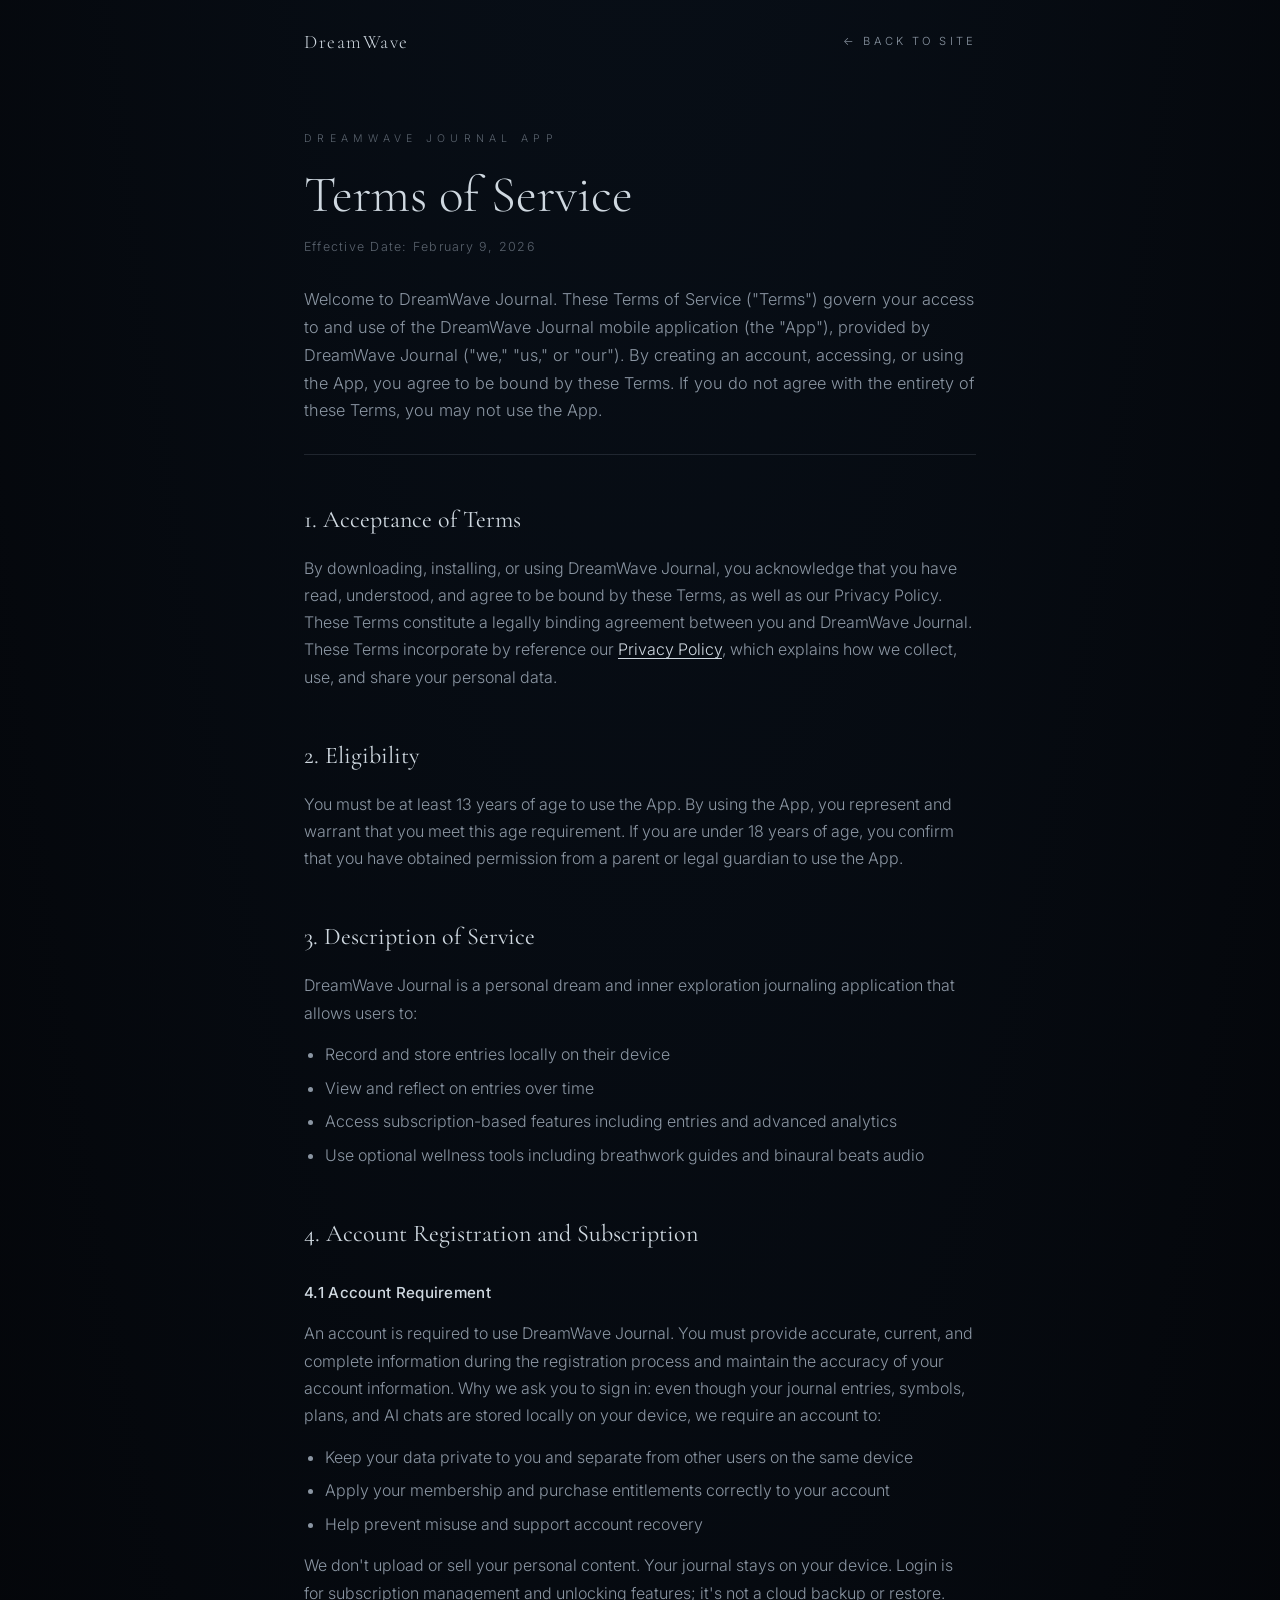
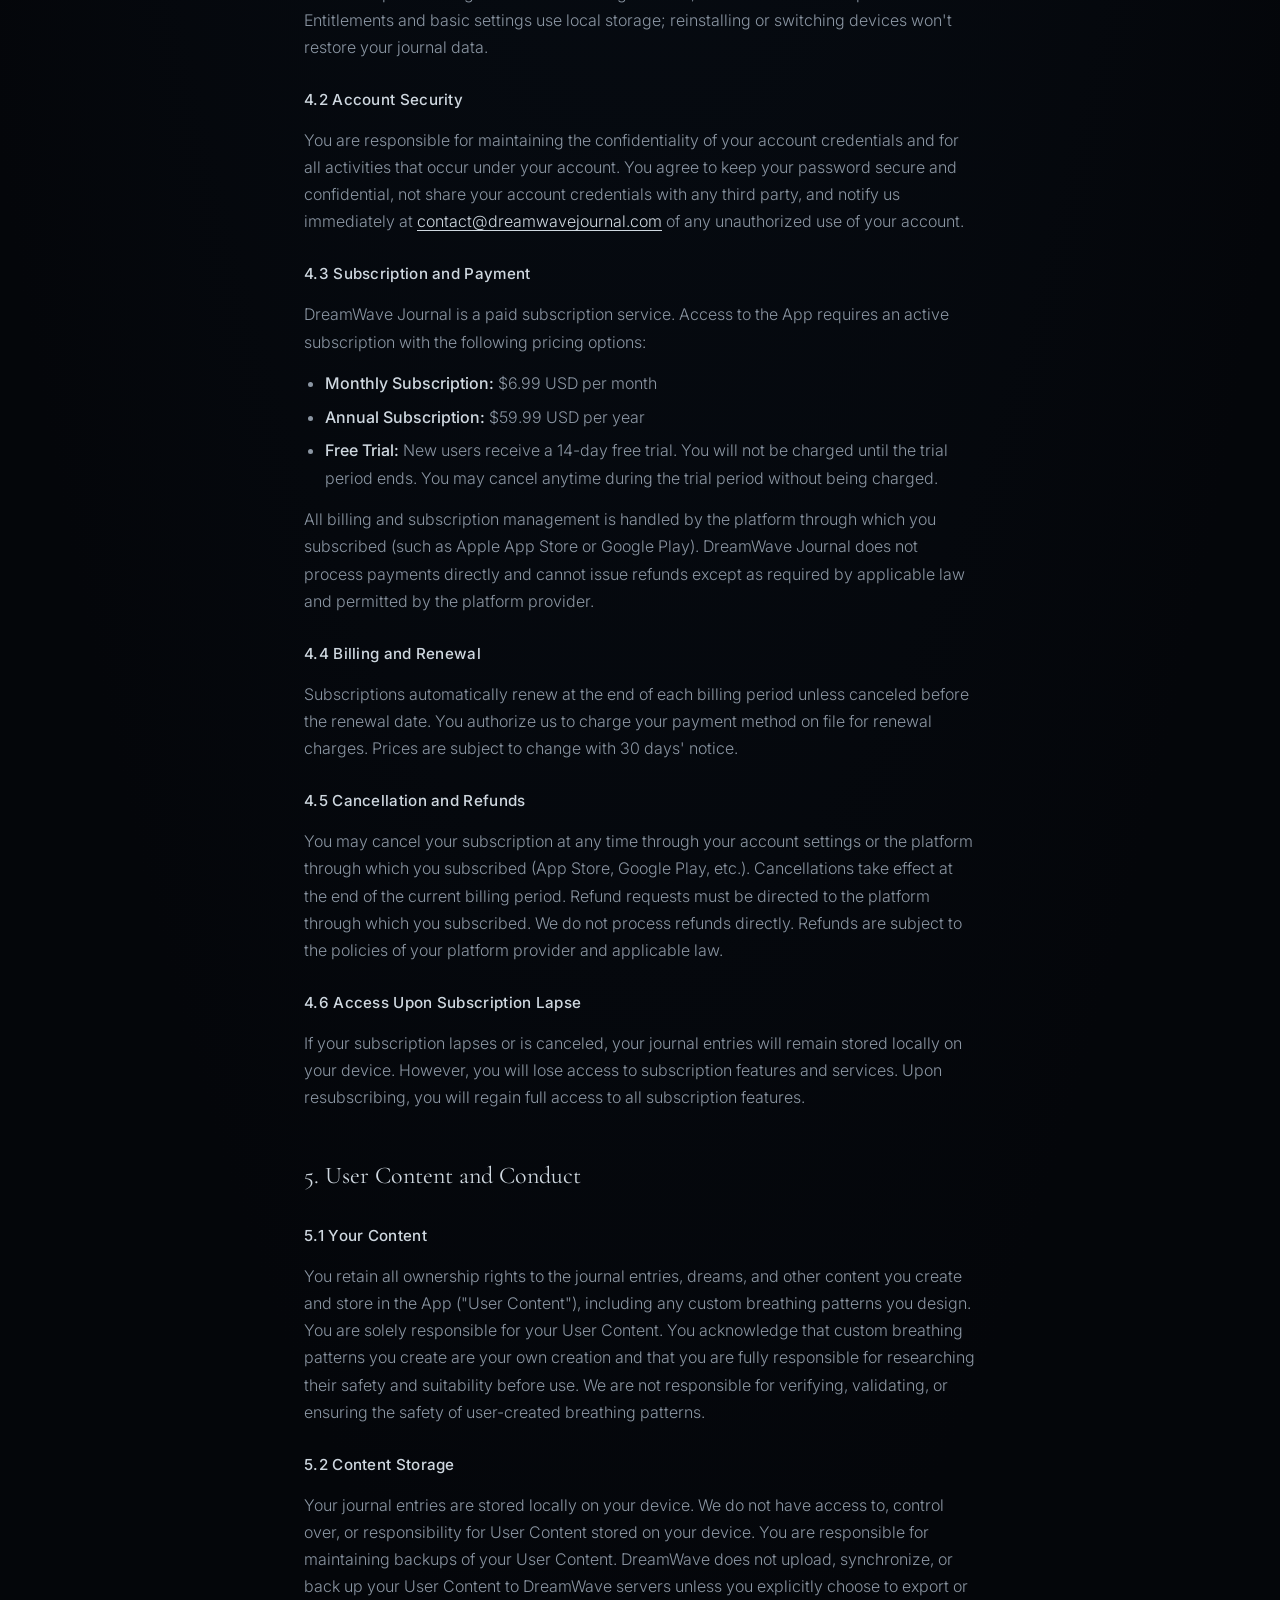
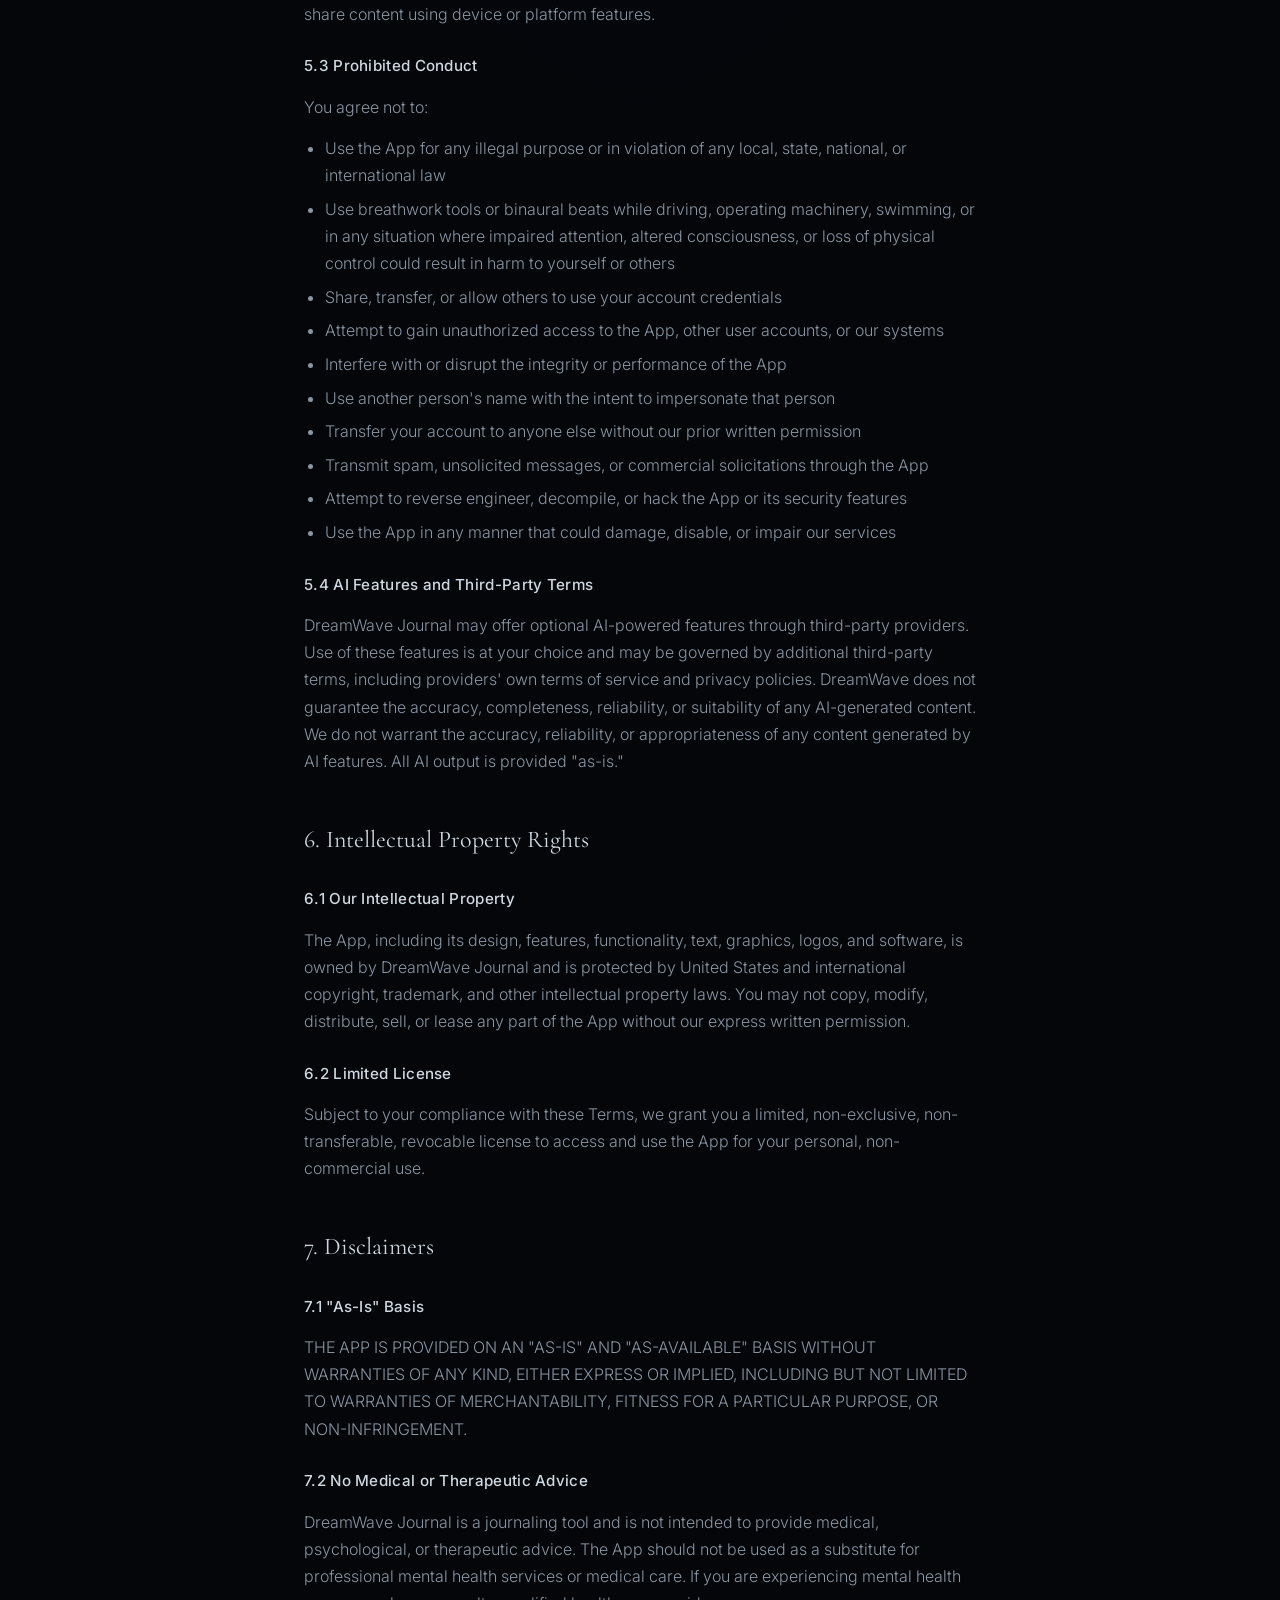
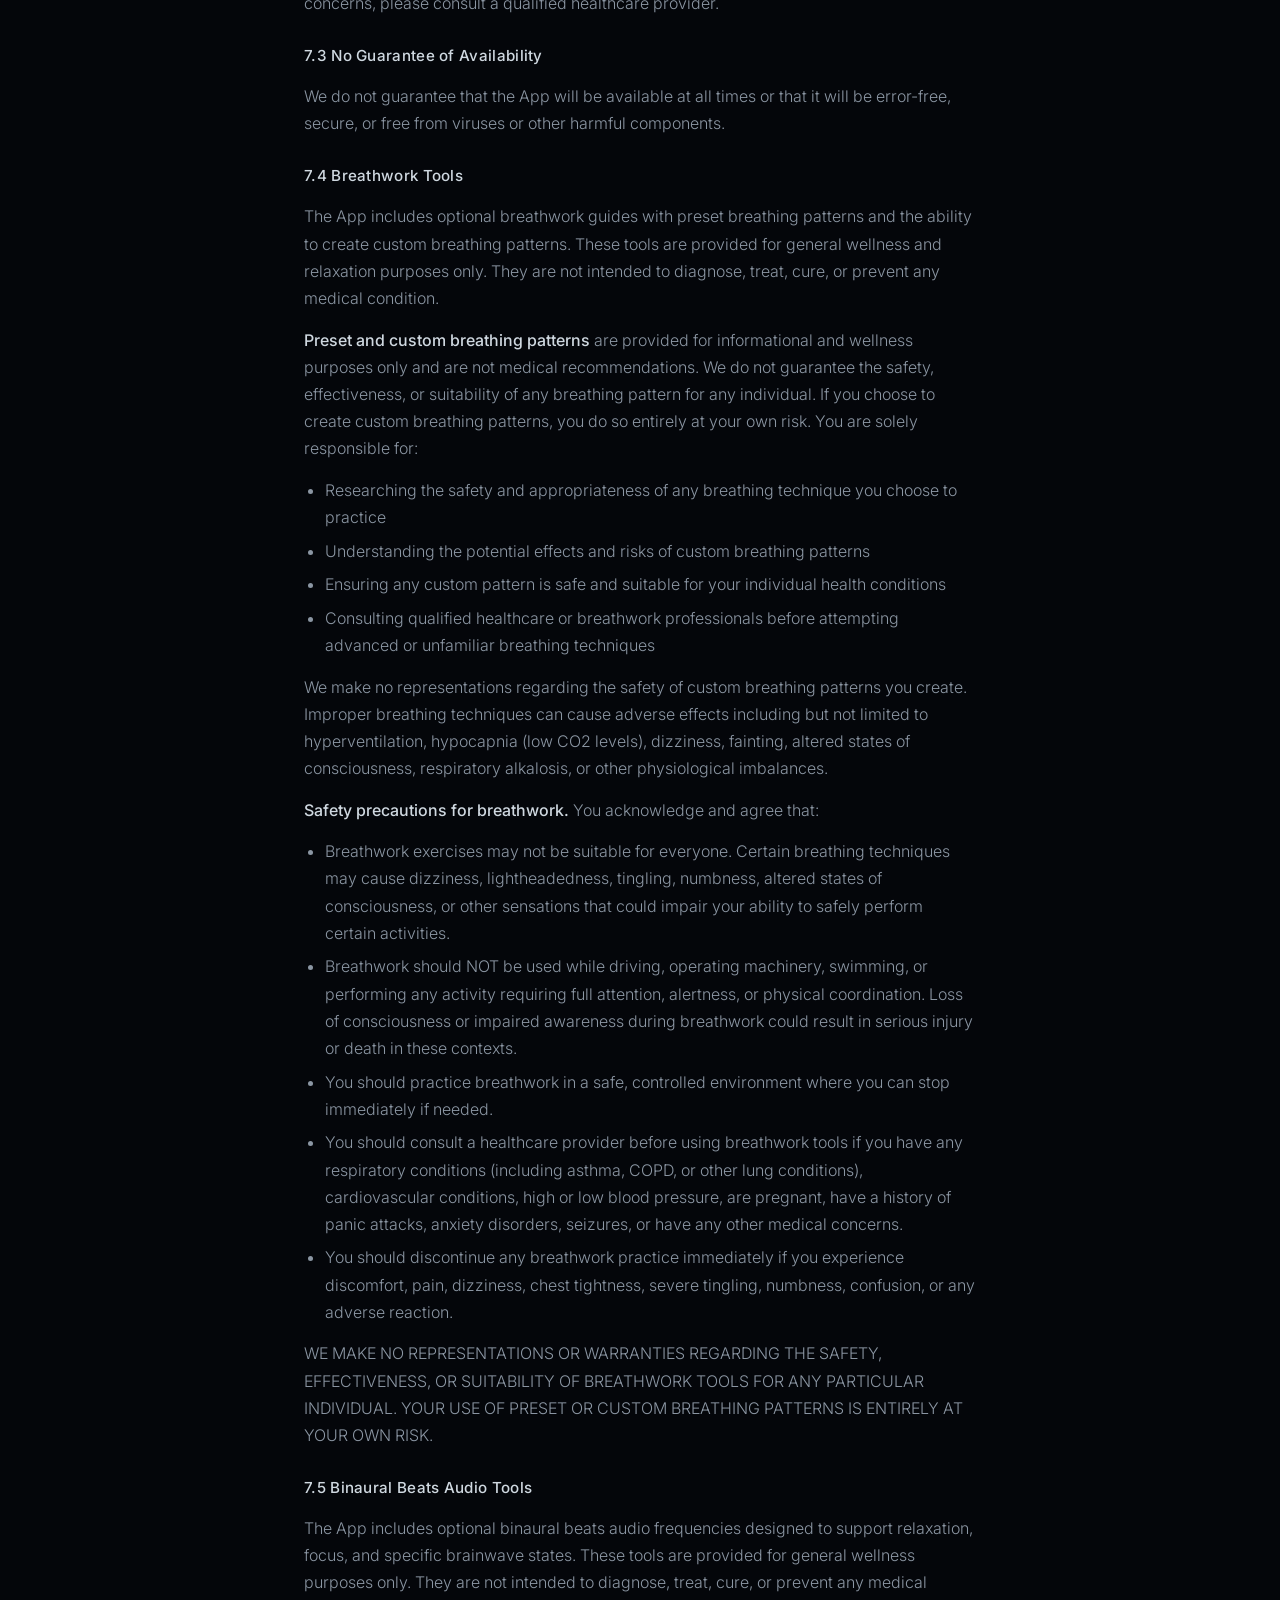
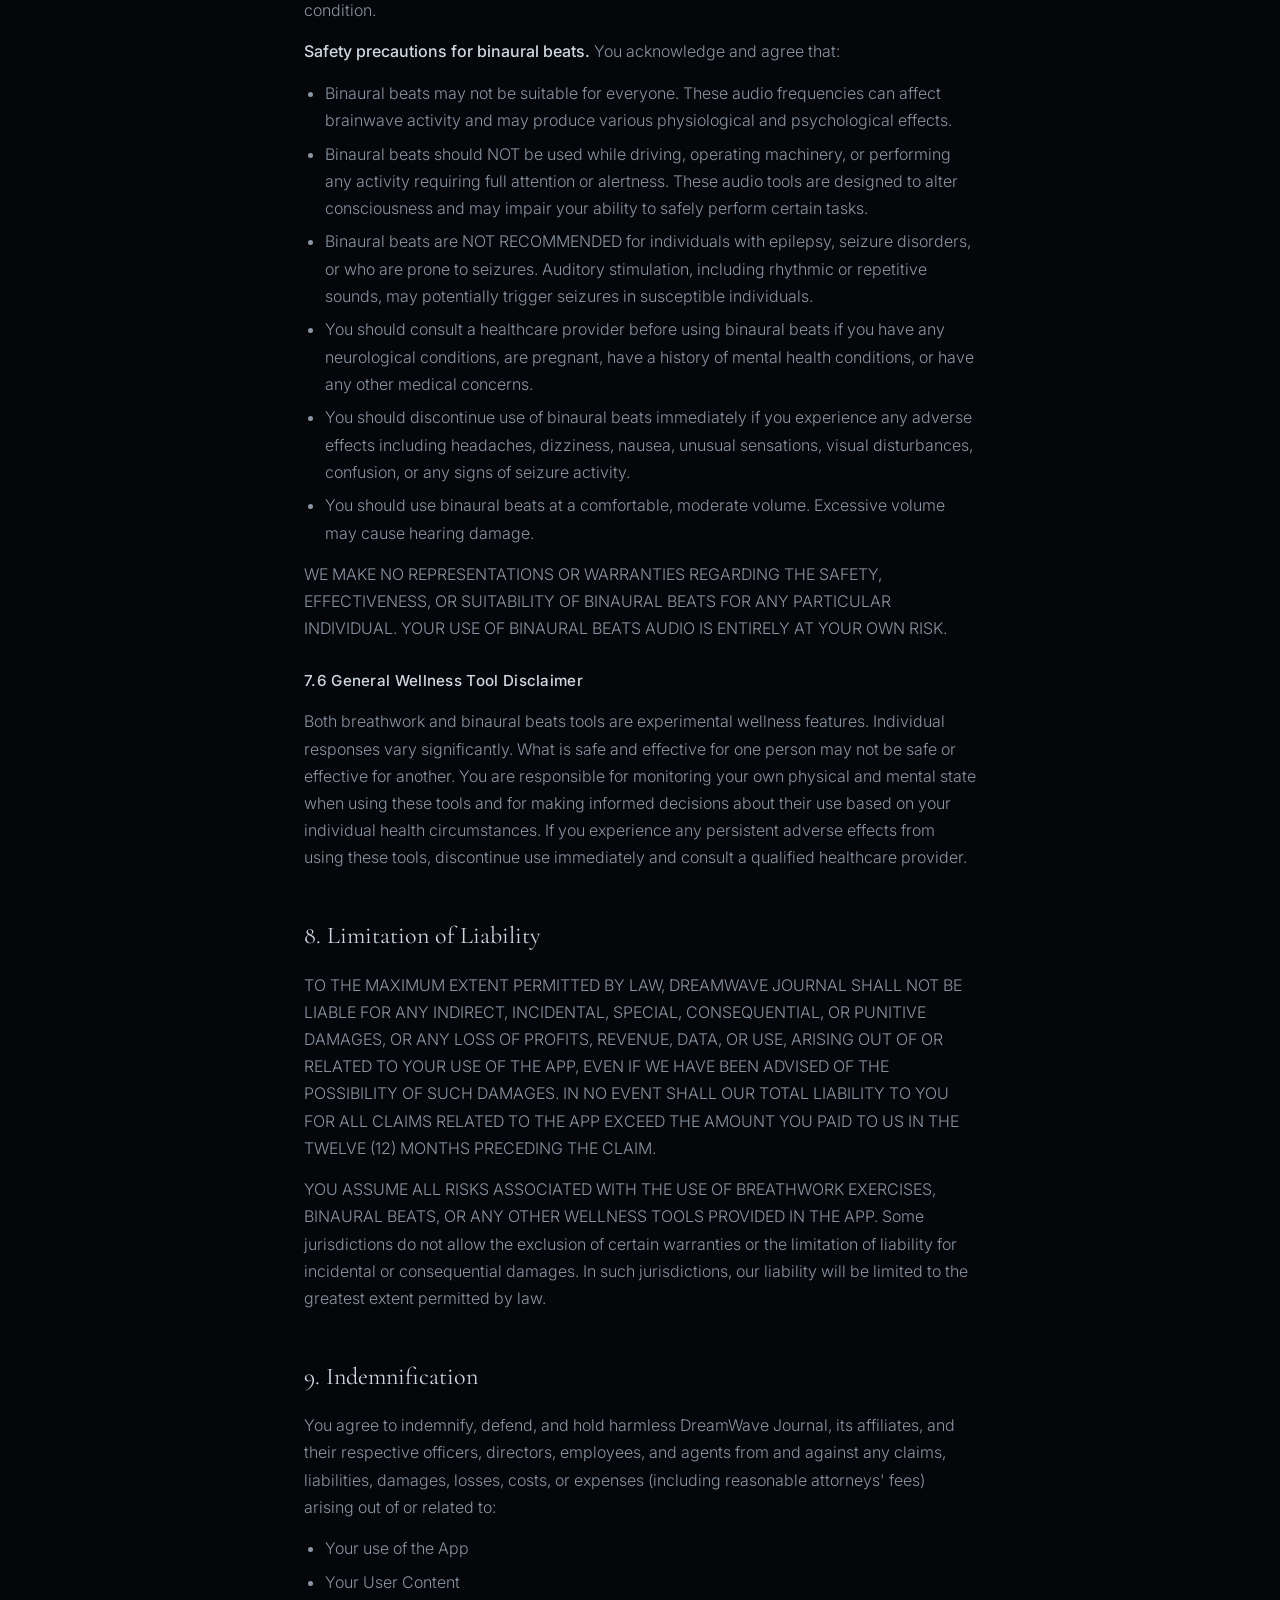
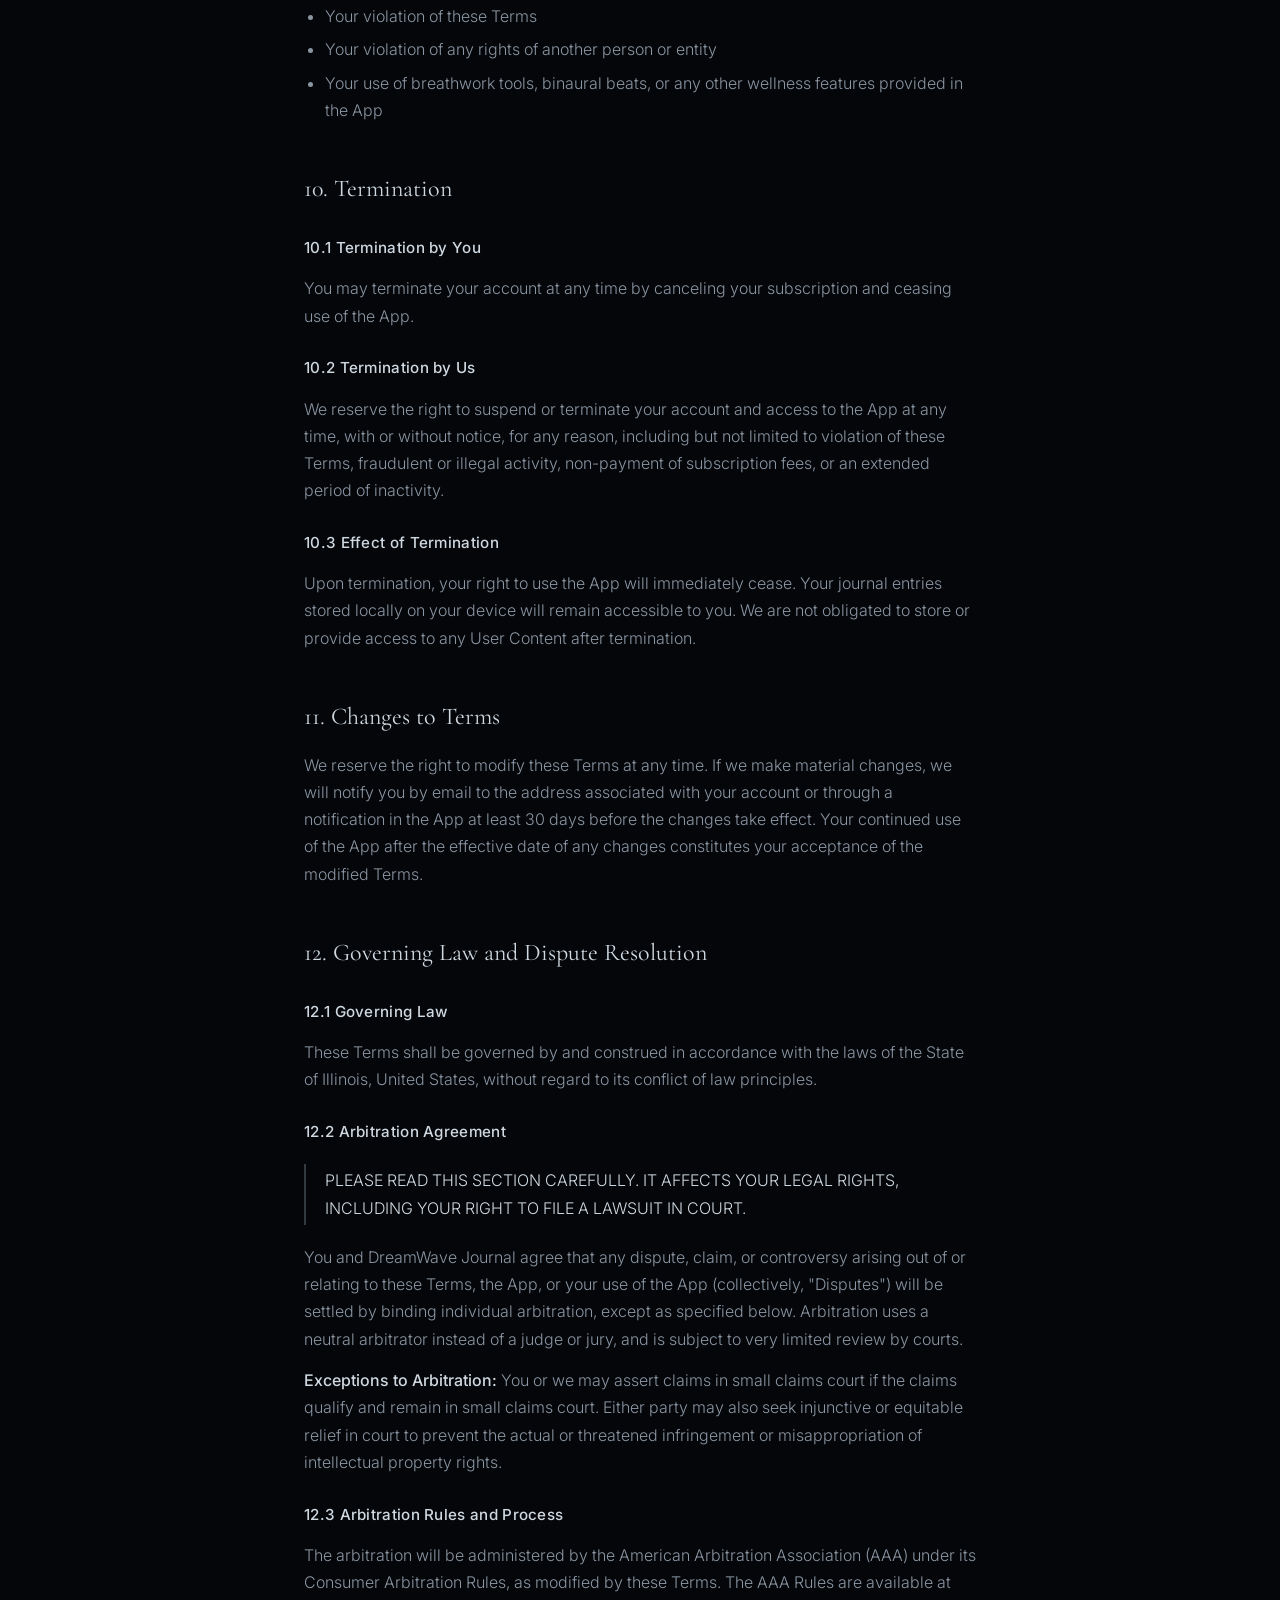
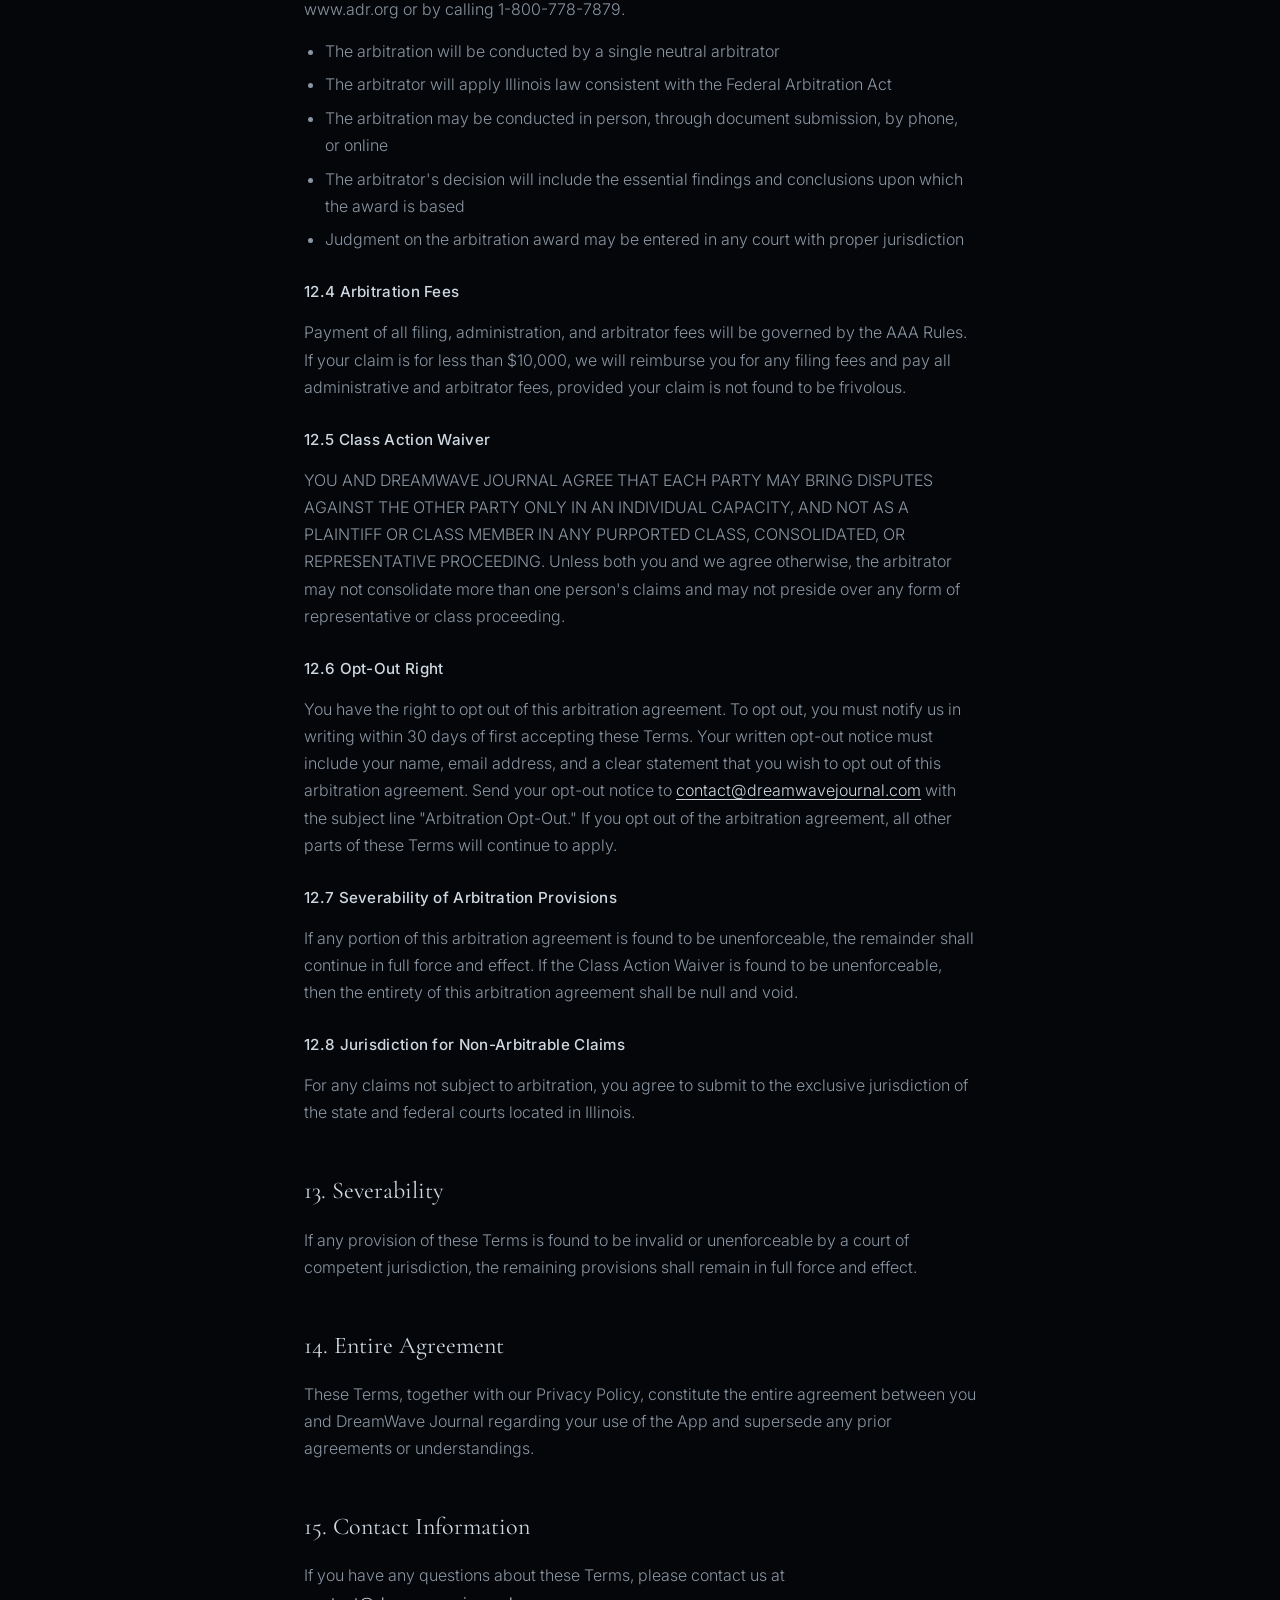
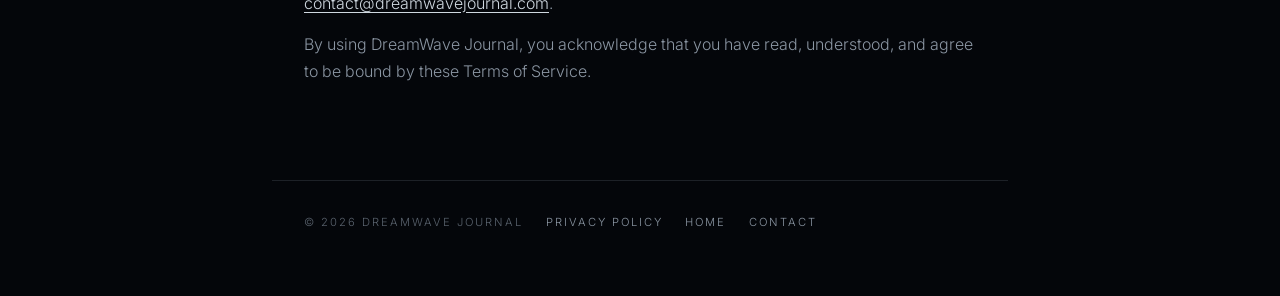
<file: terms-of-service/index.html>
<!DOCTYPE html>
<html lang="en">
<head>
<meta charset="UTF-8" />
<meta name="viewport" content="width=device-width, initial-scale=1.0" />
<title>Terms of Service — DreamWave Journal</title>
<meta name="description" content="DreamWave Journal terms of service — the agreement governing your use of the DreamWave Journal app." />
<link rel="preconnect" href="https://fonts.googleapis.com" />
<link rel="preconnect" href="https://fonts.gstatic.com" crossorigin />
<link href="https://fonts.googleapis.com/css2?family=Cormorant+Garamond:ital,wght@0,300;0,400;0,500;1,400&family=Inter:wght@200;300;400;500&display=swap" rel="stylesheet" />
<style>
  html, body { margin: 0; background: #04060a; color: #8b96a3; }
</style>
<link rel="stylesheet" href="../style.css" />
</head>
<body class="legal-page">

<nav class="legal-nav">
  <a class="brand" href="../index.html">DreamWave</a>
  <a class="back" href="../index.html">← Back to site</a>
</nav>

<article class="legal">
  <p class="kicker">DreamWave Journal App</p>
  <h1>Terms of Service</h1>
  <p class="updated">Effective Date: February 9, 2026</p>

  <p class="lead">
    Welcome to DreamWave Journal. These Terms of Service ("Terms") govern your access to and use of the
    DreamWave Journal mobile application (the "App"), provided by DreamWave Journal ("we," "us," or "our").
    By creating an account, accessing, or using the App, you agree to be bound by these Terms. If you do
    not agree with the entirety of these Terms, you may not use the App.
  </p>

  <h2>1. Acceptance of Terms</h2>
  <p>
    By downloading, installing, or using DreamWave Journal, you acknowledge that you have read, understood,
    and agree to be bound by these Terms, as well as our Privacy Policy. These Terms constitute a legally
    binding agreement between you and DreamWave Journal. These Terms incorporate by reference our
    <a href="../privacy-policy/">Privacy Policy</a>, which explains how we collect, use, and share your personal
    data.
  </p>

  <h2>2. Eligibility</h2>
  <p>
    You must be at least 13 years of age to use the App. By using the App, you represent and warrant that
    you meet this age requirement. If you are under 18 years of age, you confirm that you have obtained
    permission from a parent or legal guardian to use the App.
  </p>

  <h2>3. Description of Service</h2>
  <p>DreamWave Journal is a personal dream and inner exploration journaling application that allows users to:</p>
  <ul>
    <li>Record and store entries locally on their device</li>
    <li>View and reflect on entries over time</li>
    <li>Access subscription-based features including entries and advanced analytics</li>
    <li>Use optional wellness tools including breathwork guides and binaural beats audio</li>
  </ul>

  <h2>4. Account Registration and Subscription</h2>
  <h3>4.1 Account Requirement</h3>
  <p>An account is required to use DreamWave Journal. You must provide accurate, current, and complete information during the registration process and maintain the accuracy of your account information. Why we ask you to sign in: even though your journal entries, symbols, plans, and AI chats are stored locally on your device, we require an account to:</p>
  <ul>
    <li>Keep your data private to you and separate from other users on the same device</li>
    <li>Apply your membership and purchase entitlements correctly to your account</li>
    <li>Help prevent misuse and support account recovery</li>
  </ul>
  <p>We don't upload or sell your personal content. Your journal stays on your device. Login is for subscription management and unlocking features; it's not a cloud backup or restore. Entitlements and basic settings use local storage; reinstalling or switching devices won't restore your journal data.</p>
  <h3>4.2 Account Security</h3>
  <p>You are responsible for maintaining the confidentiality of your account credentials and for all activities that occur under your account. You agree to keep your password secure and confidential, not share your account credentials with any third party, and notify us immediately at <a href="mailto:contact@dreamwavejournal.com">contact@dreamwavejournal.com</a> of any unauthorized use of your account.</p>
  <h3>4.3 Subscription and Payment</h3>
  <p>DreamWave Journal is a paid subscription service. Access to the App requires an active subscription with the following pricing options:</p>
  <ul>
    <li><strong>Monthly Subscription:</strong> $6.99 USD per month</li>
    <li><strong>Annual Subscription:</strong> $59.99 USD per year</li>
    <li><strong>Free Trial:</strong> New users receive a 14-day free trial. You will not be charged until the trial period ends. You may cancel anytime during the trial period without being charged.</li>
  </ul>
  <p>All billing and subscription management is handled by the platform through which you subscribed (such as Apple App Store or Google Play). DreamWave Journal does not process payments directly and cannot issue refunds except as required by applicable law and permitted by the platform provider.</p>
  <h3>4.4 Billing and Renewal</h3>
  <p>Subscriptions automatically renew at the end of each billing period unless canceled before the renewal date. You authorize us to charge your payment method on file for renewal charges. Prices are subject to change with 30 days' notice.</p>
  <h3>4.5 Cancellation and Refunds</h3>
  <p>You may cancel your subscription at any time through your account settings or the platform through which you subscribed (App Store, Google Play, etc.). Cancellations take effect at the end of the current billing period. Refund requests must be directed to the platform through which you subscribed. We do not process refunds directly. Refunds are subject to the policies of your platform provider and applicable law.</p>
  <h3>4.6 Access Upon Subscription Lapse</h3>
  <p>If your subscription lapses or is canceled, your journal entries will remain stored locally on your device. However, you will lose access to subscription features and services. Upon resubscribing, you will regain full access to all subscription features.</p>

  <h2>5. User Content and Conduct</h2>
  <h3>5.1 Your Content</h3>
  <p>You retain all ownership rights to the journal entries, dreams, and other content you create and store in the App ("User Content"), including any custom breathing patterns you design. You are solely responsible for your User Content. You acknowledge that custom breathing patterns you create are your own creation and that you are fully responsible for researching their safety and suitability before use. We are not responsible for verifying, validating, or ensuring the safety of user-created breathing patterns.</p>
  <h3>5.2 Content Storage</h3>
  <p>Your journal entries are stored locally on your device. We do not have access to, control over, or responsibility for User Content stored on your device. You are responsible for maintaining backups of your User Content. DreamWave does not upload, synchronize, or back up your User Content to DreamWave servers unless you explicitly choose to export or share content using device or platform features.</p>
  <h3>5.3 Prohibited Conduct</h3>
  <p>You agree not to:</p>
  <ul>
    <li>Use the App for any illegal purpose or in violation of any local, state, national, or international law</li>
    <li>Use breathwork tools or binaural beats while driving, operating machinery, swimming, or in any situation where impaired attention, altered consciousness, or loss of physical control could result in harm to yourself or others</li>
    <li>Share, transfer, or allow others to use your account credentials</li>
    <li>Attempt to gain unauthorized access to the App, other user accounts, or our systems</li>
    <li>Interfere with or disrupt the integrity or performance of the App</li>
    <li>Use another person's name with the intent to impersonate that person</li>
    <li>Transfer your account to anyone else without our prior written permission</li>
    <li>Transmit spam, unsolicited messages, or commercial solicitations through the App</li>
    <li>Attempt to reverse engineer, decompile, or hack the App or its security features</li>
    <li>Use the App in any manner that could damage, disable, or impair our services</li>
  </ul>
  <h3>5.4 AI Features and Third-Party Terms</h3>
  <p>DreamWave Journal may offer optional AI-powered features through third-party providers. Use of these features is at your choice and may be governed by additional third-party terms, including providers' own terms of service and privacy policies. DreamWave does not guarantee the accuracy, completeness, reliability, or suitability of any AI-generated content. We do not warrant the accuracy, reliability, or appropriateness of any content generated by AI features. All AI output is provided "as-is."</p>

  <h2>6. Intellectual Property Rights</h2>
  <h3>6.1 Our Intellectual Property</h3>
  <p>The App, including its design, features, functionality, text, graphics, logos, and software, is owned by DreamWave Journal and is protected by United States and international copyright, trademark, and other intellectual property laws. You may not copy, modify, distribute, sell, or lease any part of the App without our express written permission.</p>
  <h3>6.2 Limited License</h3>
  <p>Subject to your compliance with these Terms, we grant you a limited, non-exclusive, non-transferable, revocable license to access and use the App for your personal, non-commercial use.</p>

  <h2>7. Disclaimers</h2>
  <h3>7.1 "As-Is" Basis</h3>
  <p>THE APP IS PROVIDED ON AN "AS-IS" AND "AS-AVAILABLE" BASIS WITHOUT WARRANTIES OF ANY KIND, EITHER EXPRESS OR IMPLIED, INCLUDING BUT NOT LIMITED TO WARRANTIES OF MERCHANTABILITY, FITNESS FOR A PARTICULAR PURPOSE, OR NON-INFRINGEMENT.</p>
  <h3>7.2 No Medical or Therapeutic Advice</h3>
  <p>DreamWave Journal is a journaling tool and is not intended to provide medical, psychological, or therapeutic advice. The App should not be used as a substitute for professional mental health services or medical care. If you are experiencing mental health concerns, please consult a qualified healthcare provider.</p>
  <h3>7.3 No Guarantee of Availability</h3>
  <p>We do not guarantee that the App will be available at all times or that it will be error-free, secure, or free from viruses or other harmful components.</p>
  <h3>7.4 Breathwork Tools</h3>
  <p>The App includes optional breathwork guides with preset breathing patterns and the ability to create custom breathing patterns. These tools are provided for general wellness and relaxation purposes only. They are not intended to diagnose, treat, cure, or prevent any medical condition.</p>
  <p><strong>Preset and custom breathing patterns</strong> are provided for informational and wellness purposes only and are not medical recommendations. We do not guarantee the safety, effectiveness, or suitability of any breathing pattern for any individual. If you choose to create custom breathing patterns, you do so entirely at your own risk. You are solely responsible for:</p>
  <ul>
    <li>Researching the safety and appropriateness of any breathing technique you choose to practice</li>
    <li>Understanding the potential effects and risks of custom breathing patterns</li>
    <li>Ensuring any custom pattern is safe and suitable for your individual health conditions</li>
    <li>Consulting qualified healthcare or breathwork professionals before attempting advanced or unfamiliar breathing techniques</li>
  </ul>
  <p>We make no representations regarding the safety of custom breathing patterns you create. Improper breathing techniques can cause adverse effects including but not limited to hyperventilation, hypocapnia (low CO2 levels), dizziness, fainting, altered states of consciousness, respiratory alkalosis, or other physiological imbalances.</p>
  <p><strong>Safety precautions for breathwork.</strong> You acknowledge and agree that:</p>
  <ul>
    <li>Breathwork exercises may not be suitable for everyone. Certain breathing techniques may cause dizziness, lightheadedness, tingling, numbness, altered states of consciousness, or other sensations that could impair your ability to safely perform certain activities.</li>
    <li>Breathwork should NOT be used while driving, operating machinery, swimming, or performing any activity requiring full attention, alertness, or physical coordination. Loss of consciousness or impaired awareness during breathwork could result in serious injury or death in these contexts.</li>
    <li>You should practice breathwork in a safe, controlled environment where you can stop immediately if needed.</li>
    <li>You should consult a healthcare provider before using breathwork tools if you have any respiratory conditions (including asthma, COPD, or other lung conditions), cardiovascular conditions, high or low blood pressure, are pregnant, have a history of panic attacks, anxiety disorders, seizures, or have any other medical concerns.</li>
    <li>You should discontinue any breathwork practice immediately if you experience discomfort, pain, dizziness, chest tightness, severe tingling, numbness, confusion, or any adverse reaction.</li>
  </ul>
  <p>WE MAKE NO REPRESENTATIONS OR WARRANTIES REGARDING THE SAFETY, EFFECTIVENESS, OR SUITABILITY OF BREATHWORK TOOLS FOR ANY PARTICULAR INDIVIDUAL. YOUR USE OF PRESET OR CUSTOM BREATHING PATTERNS IS ENTIRELY AT YOUR OWN RISK.</p>
  <h3>7.5 Binaural Beats Audio Tools</h3>
  <p>The App includes optional binaural beats audio frequencies designed to support relaxation, focus, and specific brainwave states. These tools are provided for general wellness purposes only. They are not intended to diagnose, treat, cure, or prevent any medical condition.</p>
  <p><strong>Safety precautions for binaural beats.</strong> You acknowledge and agree that:</p>
  <ul>
    <li>Binaural beats may not be suitable for everyone. These audio frequencies can affect brainwave activity and may produce various physiological and psychological effects.</li>
    <li>Binaural beats should NOT be used while driving, operating machinery, or performing any activity requiring full attention or alertness. These audio tools are designed to alter consciousness and may impair your ability to safely perform certain tasks.</li>
    <li>Binaural beats are NOT RECOMMENDED for individuals with epilepsy, seizure disorders, or who are prone to seizures. Auditory stimulation, including rhythmic or repetitive sounds, may potentially trigger seizures in susceptible individuals.</li>
    <li>You should consult a healthcare provider before using binaural beats if you have any neurological conditions, are pregnant, have a history of mental health conditions, or have any other medical concerns.</li>
    <li>You should discontinue use of binaural beats immediately if you experience any adverse effects including headaches, dizziness, nausea, unusual sensations, visual disturbances, confusion, or any signs of seizure activity.</li>
    <li>You should use binaural beats at a comfortable, moderate volume. Excessive volume may cause hearing damage.</li>
  </ul>
  <p>WE MAKE NO REPRESENTATIONS OR WARRANTIES REGARDING THE SAFETY, EFFECTIVENESS, OR SUITABILITY OF BINAURAL BEATS FOR ANY PARTICULAR INDIVIDUAL. YOUR USE OF BINAURAL BEATS AUDIO IS ENTIRELY AT YOUR OWN RISK.</p>
  <h3>7.6 General Wellness Tool Disclaimer</h3>
  <p>Both breathwork and binaural beats tools are experimental wellness features. Individual responses vary significantly. What is safe and effective for one person may not be safe or effective for another. You are responsible for monitoring your own physical and mental state when using these tools and for making informed decisions about their use based on your individual health circumstances. If you experience any persistent adverse effects from using these tools, discontinue use immediately and consult a qualified healthcare provider.</p>

  <h2>8. Limitation of Liability</h2>
  <p>TO THE MAXIMUM EXTENT PERMITTED BY LAW, DREAMWAVE JOURNAL SHALL NOT BE LIABLE FOR ANY INDIRECT, INCIDENTAL, SPECIAL, CONSEQUENTIAL, OR PUNITIVE DAMAGES, OR ANY LOSS OF PROFITS, REVENUE, DATA, OR USE, ARISING OUT OF OR RELATED TO YOUR USE OF THE APP, EVEN IF WE HAVE BEEN ADVISED OF THE POSSIBILITY OF SUCH DAMAGES. IN NO EVENT SHALL OUR TOTAL LIABILITY TO YOU FOR ALL CLAIMS RELATED TO THE APP EXCEED THE AMOUNT YOU PAID TO US IN THE TWELVE (12) MONTHS PRECEDING THE CLAIM.</p>
  <p>YOU ASSUME ALL RISKS ASSOCIATED WITH THE USE OF BREATHWORK EXERCISES, BINAURAL BEATS, OR ANY OTHER WELLNESS TOOLS PROVIDED IN THE APP. Some jurisdictions do not allow the exclusion of certain warranties or the limitation of liability for incidental or consequential damages. In such jurisdictions, our liability will be limited to the greatest extent permitted by law.</p>

  <h2>9. Indemnification</h2>
  <p>You agree to indemnify, defend, and hold harmless DreamWave Journal, its affiliates, and their respective officers, directors, employees, and agents from and against any claims, liabilities, damages, losses, costs, or expenses (including reasonable attorneys' fees) arising out of or related to:</p>
  <ul>
    <li>Your use of the App</li>
    <li>Your User Content</li>
    <li>Your violation of these Terms</li>
    <li>Your violation of any rights of another person or entity</li>
    <li>Your use of breathwork tools, binaural beats, or any other wellness features provided in the App</li>
  </ul>

  <h2>10. Termination</h2>
  <h3>10.1 Termination by You</h3>
  <p>You may terminate your account at any time by canceling your subscription and ceasing use of the App.</p>
  <h3>10.2 Termination by Us</h3>
  <p>We reserve the right to suspend or terminate your account and access to the App at any time, with or without notice, for any reason, including but not limited to violation of these Terms, fraudulent or illegal activity, non-payment of subscription fees, or an extended period of inactivity.</p>
  <h3>10.3 Effect of Termination</h3>
  <p>Upon termination, your right to use the App will immediately cease. Your journal entries stored locally on your device will remain accessible to you. We are not obligated to store or provide access to any User Content after termination.</p>

  <h2>11. Changes to Terms</h2>
  <p>We reserve the right to modify these Terms at any time. If we make material changes, we will notify you by email to the address associated with your account or through a notification in the App at least 30 days before the changes take effect. Your continued use of the App after the effective date of any changes constitutes your acceptance of the modified Terms.</p>

  <h2>12. Governing Law and Dispute Resolution</h2>
  <h3>12.1 Governing Law</h3>
  <p>These Terms shall be governed by and construed in accordance with the laws of the State of Illinois, United States, without regard to its conflict of law principles.</p>
  <h3>12.2 Arbitration Agreement</h3>
  <p class="callout">PLEASE READ THIS SECTION CAREFULLY. IT AFFECTS YOUR LEGAL RIGHTS, INCLUDING YOUR RIGHT TO FILE A LAWSUIT IN COURT.</p>
  <p>You and DreamWave Journal agree that any dispute, claim, or controversy arising out of or relating to these Terms, the App, or your use of the App (collectively, "Disputes") will be settled by binding individual arbitration, except as specified below. Arbitration uses a neutral arbitrator instead of a judge or jury, and is subject to very limited review by courts.</p>
  <p><strong>Exceptions to Arbitration:</strong> You or we may assert claims in small claims court if the claims qualify and remain in small claims court. Either party may also seek injunctive or equitable relief in court to prevent the actual or threatened infringement or misappropriation of intellectual property rights.</p>
  <h3>12.3 Arbitration Rules and Process</h3>
  <p>The arbitration will be administered by the American Arbitration Association (AAA) under its Consumer Arbitration Rules, as modified by these Terms. The AAA Rules are available at www.adr.org or by calling 1-800-778-7879.</p>
  <ul>
    <li>The arbitration will be conducted by a single neutral arbitrator</li>
    <li>The arbitrator will apply Illinois law consistent with the Federal Arbitration Act</li>
    <li>The arbitration may be conducted in person, through document submission, by phone, or online</li>
    <li>The arbitrator's decision will include the essential findings and conclusions upon which the award is based</li>
    <li>Judgment on the arbitration award may be entered in any court with proper jurisdiction</li>
  </ul>
  <h3>12.4 Arbitration Fees</h3>
  <p>Payment of all filing, administration, and arbitrator fees will be governed by the AAA Rules. If your claim is for less than $10,000, we will reimburse you for any filing fees and pay all administrative and arbitrator fees, provided your claim is not found to be frivolous.</p>
  <h3>12.5 Class Action Waiver</h3>
  <p>YOU AND DREAMWAVE JOURNAL AGREE THAT EACH PARTY MAY BRING DISPUTES AGAINST THE OTHER PARTY ONLY IN AN INDIVIDUAL CAPACITY, AND NOT AS A PLAINTIFF OR CLASS MEMBER IN ANY PURPORTED CLASS, CONSOLIDATED, OR REPRESENTATIVE PROCEEDING. Unless both you and we agree otherwise, the arbitrator may not consolidate more than one person's claims and may not preside over any form of representative or class proceeding.</p>
  <h3>12.6 Opt-Out Right</h3>
  <p>You have the right to opt out of this arbitration agreement. To opt out, you must notify us in writing within 30 days of first accepting these Terms. Your written opt-out notice must include your name, email address, and a clear statement that you wish to opt out of this arbitration agreement. Send your opt-out notice to <a href="mailto:contact@dreamwavejournal.com">contact@dreamwavejournal.com</a> with the subject line "Arbitration Opt-Out." If you opt out of the arbitration agreement, all other parts of these Terms will continue to apply.</p>
  <h3>12.7 Severability of Arbitration Provisions</h3>
  <p>If any portion of this arbitration agreement is found to be unenforceable, the remainder shall continue in full force and effect. If the Class Action Waiver is found to be unenforceable, then the entirety of this arbitration agreement shall be null and void.</p>
  <h3>12.8 Jurisdiction for Non-Arbitrable Claims</h3>
  <p>For any claims not subject to arbitration, you agree to submit to the exclusive jurisdiction of the state and federal courts located in Illinois.</p>

  <h2>13. Severability</h2>
  <p>If any provision of these Terms is found to be invalid or unenforceable by a court of competent jurisdiction, the remaining provisions shall remain in full force and effect.</p>

  <h2>14. Entire Agreement</h2>
  <p>These Terms, together with our Privacy Policy, constitute the entire agreement between you and DreamWave Journal regarding your use of the App and supersede any prior agreements or understandings.</p>

  <h2>15. Contact Information</h2>
  <p>If you have any questions about these Terms, please contact us at <a href="mailto:contact@dreamwavejournal.com">contact@dreamwavejournal.com</a>.</p>
  <p>By using DreamWave Journal, you acknowledge that you have read, understood, and agree to be bound by these Terms of Service.</p>
</article>

<div class="legal-foot">
  <span>© 2026 DreamWave Journal</span>
  <a href="../privacy-policy/">Privacy Policy</a>
  <a href="../index.html">Home</a>
  <a href="../contact.html">Contact</a>
</div>

</body>
</html>
</file>
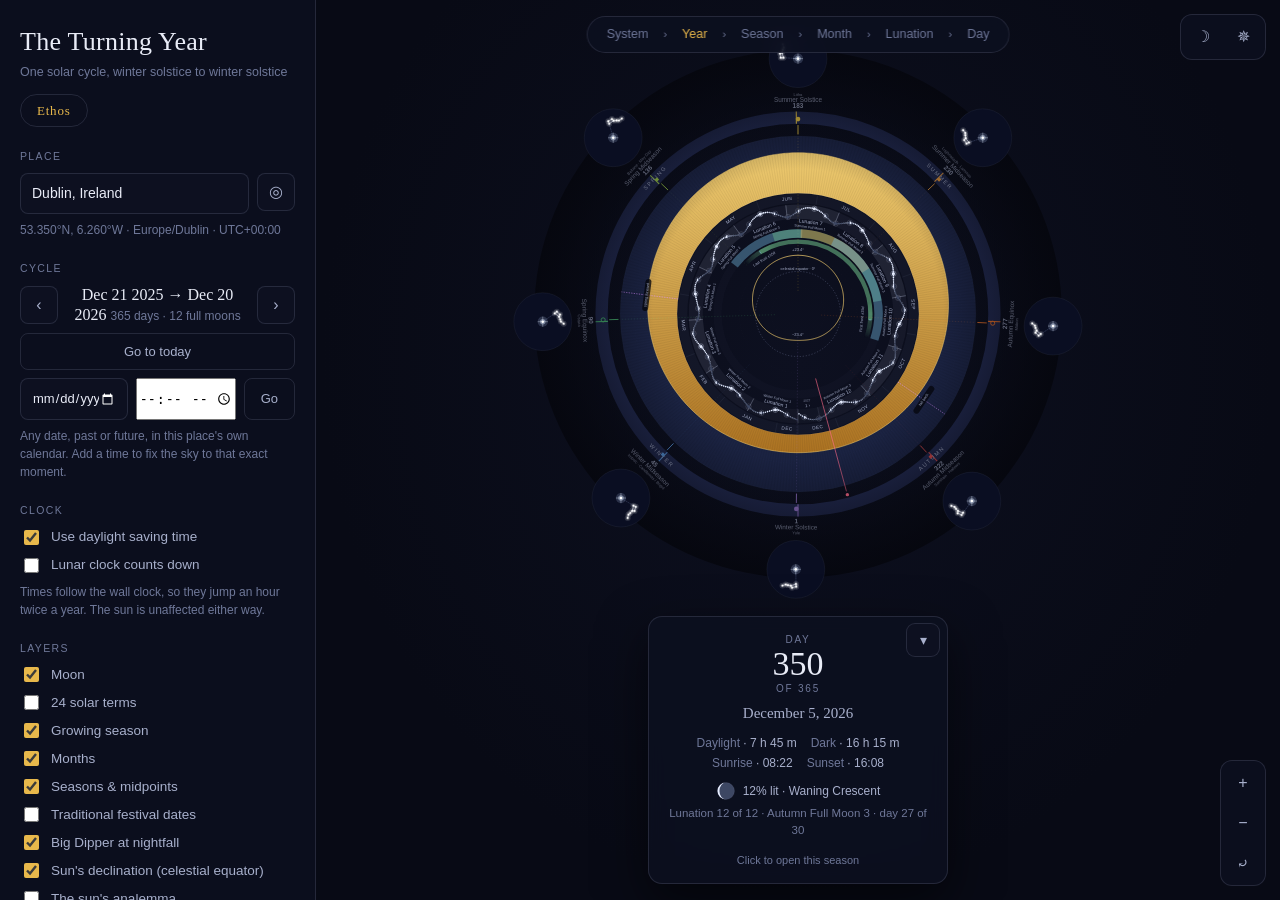
<file: turning-year-lab-r30kpjkv/index.html>
<!doctype html>
<html lang="en">
<head>
<meta charset="utf-8">
<!-- Static hosting cannot set HTTP headers, so the policy rides in a meta tag.
     frame-ancestors is deliberately absent: it is ignored when delivered this
     way. Behind a host that can set headers (Cloudflare, Netlify), move this
     policy to a real header and add frame-ancestors 'none' there. -->
<meta http-equiv="Content-Security-Policy" content="default-src 'none'; script-src 'self'; worker-src 'self'; manifest-src 'self'; style-src 'self' 'unsafe-inline'; img-src 'self' data:; font-src 'self'; connect-src 'self' https://geocoding-api.open-meteo.com; form-action 'none'; base-uri 'none'">
<meta name="referrer" content="strict-origin-when-cross-origin">
<meta name="viewport" content="width=device-width, initial-scale=1, viewport-fit=cover">
<title>The Turning Year: a solar cycle from solstice to solstice</title>
<meta name="description" content="An interactive wheel of the solar year: 365 (or 366) days counted from one winter solstice to the next, with equinoxes, cross-quarter fire festivals, Chinese solar terms, frost dates, and a 24-hour clock of sun and moon for every single day.">
<meta name="color-scheme" content="dark light">
<meta name="robots" content="noindex, nofollow">
<link rel="manifest" href="manifest.webmanifest">
<meta name="theme-color" content="#05060d">
<link rel="apple-touch-icon" href="icons/apple-touch-icon.png">
<meta name="apple-mobile-web-app-capable" content="yes">
<!-- "default" rather than "black-translucent" on purpose. Translucent tells
     iOS to run the page *underneath* the status bar, which leaves the clock,
     the signal bars and the battery sitting on top of whatever the page put
     at its top edge, and makes correct placement depend entirely on the
     safe-area insets reporting themselves properly. With "default" the system
     keeps the strip for itself and the page begins below it, which cannot
     overlap by construction. The insets below then add nothing, which is
     right, and still do their work on a device that reports them. -->
<meta name="apple-mobile-web-app-status-bar-style" content="default">
<meta name="apple-mobile-web-app-title" content="TY Lab">
<link rel="stylesheet" href="styles.css?v=20260928-141315">
<link rel="icon" href="data:image/svg+xml,<svg xmlns='http://www.w3.org/2000/svg' viewBox='0 0 100 100'><circle cx='50' cy='50' r='44' fill='none' stroke='%23e8b84b' stroke-width='7'/><circle cx='50' cy='50' r='16' fill='%23e8b84b'/></svg>">
</head>
<body data-theme="night">

<div class="app" id="app">

  <!-- ------------------------------------------------------------ sidebar -->
  <aside class="panel" id="panel">
    <header class="panel-head">
      <h1>The Turning Year</h1>
      <p class="sub">One solar cycle, winter solstice to winter solstice</p>
<!-- private:start -->
      <button id="ethos-btn" class="ghost-btn ethos-btn">Ethos</button>
<!-- private:end -->
    </header>

    <section class="field">
      <label for="place-input">Place</label>
      <div class="place-row">
        <input id="place-input" type="text" autocomplete="off" spellcheck="false"
               placeholder="Search a city…" aria-describedby="place-meta">
        <button id="geo-btn" class="icon-btn" title="Use my location" aria-label="Use my location">◎</button>
      </div>
      <ul id="place-results" class="results" role="listbox" hidden></ul>
      <p class="meta" id="place-meta"></p>
    </section>

    <section class="field">
      <label>Cycle</label>
      <div class="cycle-row">
        <button id="cycle-prev" class="icon-btn" aria-label="Previous cycle">‹</button>
        <div class="cycle-label">
          <strong id="cycle-title">…</strong>
          <span class="meta" id="cycle-meta"></span>
        </div>
        <button id="cycle-next" class="icon-btn" aria-label="Next cycle">›</button>
      </div>
      <button id="cycle-today" class="ghost-btn">Go to today</button>
      <div class="goto-row">
        <input type="date" id="goto-date" aria-label="Go to date" min="1700-01-01" max="2300-12-31">
        <input type="time" id="goto-time" aria-label="Time of day (optional)">
        <button id="goto-btn" class="ghost-btn" style="margin-top:0">Go</button>
      </div>
      <p class="meta" id="goto-meta">Any date, past or future, in this place's own calendar. Add a time to fix the sky to that exact moment.</p>
    </section>

    <section class="field">
      <label>Clock</label>
      <div class="toggles">
        <label class="tog"><input type="checkbox" id="use-dst" checked><span>Use daylight saving time</span></label>
        <label class="tog"><input type="checkbox" id="lunar-countdown"><span>Lunar clock counts down</span></label>
      </div>
      <p class="meta" id="dst-meta"></p>
    </section>

    <section class="field">
      <label>Layers</label>
      <div class="toggles">
        <label class="tog"><input type="checkbox" id="lay-moon" checked><span>Moon</span></label>
        <label class="tog"><input type="checkbox" id="lay-terms"><span>24 solar terms</span></label>
        <label class="tog"><input type="checkbox" id="lay-frost" checked><span>Growing season</span></label>
        <label class="tog"><input type="checkbox" id="lay-months" checked><span>Months</span></label>
        <label class="tog"><input type="checkbox" id="lay-seasons" checked><span>Seasons &amp; midpoints</span></label>
        <label class="tog"><input type="checkbox" id="lay-trad"><span>Traditional festival dates</span></label>
        <label class="tog"><input type="checkbox" id="lay-sky" checked><span>Big Dipper at nightfall</span></label>
        <label class="tog"><input type="checkbox" id="lay-dec" checked><span>Sun's declination (celestial equator)</span></label>
        <label class="tog"><input type="checkbox" id="lay-analemma"><span>The sun's analemma</span></label>
<!-- private:start -->
        <label class="tog"><input type="checkbox" id="lay-schedband"><span>Schedule view &#183; the day laid out 0 to 24</span></label>
<!-- private:end -->
      </div>
    </section>

    <section class="field">
      <label>Frost dates</label>
      <div class="frost-grid">
        <span class="frost-tag">Last spring frost</span>
        <input type="text" id="frost-last" class="md-input" placeholder="Apr 25" aria-label="Last spring frost">
        <span class="frost-tag">First autumn frost</span>
        <input type="text" id="frost-first" class="md-input" placeholder="Oct 15" aria-label="First autumn frost">
      </div>
      <p class="meta" id="frost-meta"></p>
<!-- private:start -->
      <div class="grow-windows" id="grow-windows"></div>
<!-- private:end -->
    </section>

    <section class="field" id="notes-section">
      <label>Your notes</label>
      <p class="meta" id="notes-count" style="margin-top:0"></p>
      <div class="notes-row">
        <button id="notes-export" class="ghost-btn" style="margin-top:0">Download backup</button>
        <button id="notes-import" class="ghost-btn" style="margin-top:0">Restore</button>
      </div>
      <input type="file" id="notes-file" accept="application/json,.json" hidden>
      <p class="meta" id="notes-meta">Saved in this browser only. Download a backup to keep them or move them to another device.</p>
    </section>

<!-- private:start -->
    <section class="field" id="cycle-section">
      <label>Cycle</label>
      <button id="menses-btn" class="ghost-btn" aria-expanded="false"
              aria-haspopup="true">The menstrual wheel</button>
      <button id="preg-btn" class="ghost-btn" aria-expanded="false"
              aria-haspopup="true">The pregnancy wheel</button>
      <p class="meta">A blueprint to read your own days against. Nothing typed
      here leaves this device.</p>
    </section>
<!-- private:end -->

    <section class="field legend">
      <label>Legend</label>
      <p class="meta" id="legend-context" hidden>Reading this day's 24-hour clock</p>
      <ul id="legend-list">
        <li><i class="sw sw-day"></i> Daylight hours (bar length)</li>
        <li><i class="sw sw-night"></i> Dark hours</li>
        <li><i class="sw sw-moon"></i> Moon, shaded by illumination</li>
        <li><i class="sw sw-grow"></i> Growing season, dark where it's safe, fading to light where frost still could</li>
        <li><i class="sw sw-wheel"></i> The eight stations, each its own colour round the year</li>
        <li><i class="sw sw-sol"></i> Solstice a disc, equinox a ring, midseason a diamond</li>
        <li id="legend-noted"><i class="sw sw-noted"></i> A day you've written a note on</li>
        <li><i class="sw sw-sky"></i> The Big Dipper facing north at nightfall</li>
        <li><i class="sw sw-polaris"></i> Polaris, held still by the pointer stars' dashed sightline</li>
        <li><i class="sw sw-dec"></i> The sun's declination, turning at &#177;23.4&#176;</li>
      </ul>
    </section>

    <footer class="panel-foot">
      <button id="compare-btn" class="ghost-btn">Compare the seasons' sun path</button>
      <button id="spiral-btn" class="ghost-btn">See the years as a spiral</button>
      <button id="about-btn" class="ghost-btn">About &amp; accuracy</button>
      <button id="theme-btn" class="ghost-btn">Daylight theme</button>
    </footer>
  </aside>

  <!-- -------------------------------------------------------------- stage -->
  <main class="stage" id="stage">

    <nav class="crumbs" id="crumbs" aria-label="Zoom level">
      <button data-level="orbits" class="crumb" id="crumb-orbits">System</button>
      <span class="crumb-sep">›</span>
      <button data-level="year" class="crumb is-on">Year</button>
      <span class="crumb-sep">›</span>
      <button data-level="season" class="crumb" id="crumb-season" disabled>Season</button>
      <span class="crumb-sep">›</span>
      <button data-level="month" class="crumb" id="crumb-month" disabled>Month</button>
      <span class="crumb-sep">›</span>
      <button data-level="moon" class="crumb" id="crumb-moon" disabled>Moon</button>
      <span class="crumb-sep">›</span>
      <button data-level="day" class="crumb" id="crumb-day" disabled>Day</button>
    </nav>

    <div class="scene scene-orbits" id="scene-orbits" hidden>
      <svg id="orrery-svg" viewBox="-40 -40 1080 1080" role="img"
           aria-label="The solar system from above, with sight-lines from the earth to the zodiac">
        <g id="orrery"></g>
      </svg>
      <!-- The same moment from inside it. Its own element because the sky
           dome is drawn in a different coordinate space from the map, and
           swapping a viewBox underneath a drawing is a good way to get one
           that is subtly wrong. -->
      <svg id="sky-dome-svg" viewBox="-62 -62 824 824" role="img" hidden
           aria-label="The sky over this place now, with the planets among the constellations"></svg>
      <!-- And the third: one planet followed for years instead of every
           planet at one moment. Its own element for the same reason as the
           dome, and because its coordinate space is geocentric while the map's
           is heliocentric. One element serves both planets; data-body carries
           which, and the colour follows from that. -->
      <svg id="rose-svg" viewBox="0 0 1000 1000" role="img" hidden
           data-body="venus" aria-label="A planet's path around the earth over many years"></svg>
      <div class="readout" id="orrery-readout"></div>
    </div>

<!-- private:start -->
    <div class="menses-flyout" id="menses-flyout" hidden>
      <div class="tool-panel-head">
        <strong id="menses-flyout-title">The menstrual wheel</strong>
        <button id="menses-close" aria-label="Close">&times;</button>
      </div>
      <div class="tool-panel-prose" id="menses-prose"></div>
      <div class="mn-record" id="menses-record"></div>
    </div>
<!-- private:end -->

<!-- private:start -->
    <div class="scene scene-preg" id="scene-preg" hidden>
      <svg id="preg-svg" viewBox="-40 -40 1080 1080" role="img"
           aria-label="Forty weeks of pregnancy drawn as a wheel">
        <g id="pregwheel"></g>
      </svg>
      <div class="readout" id="preg-readout"></div>
    </div>

    <div class="scene scene-menses" id="scene-menses" hidden>
      <!-- Only shown once there are dates to compare against. With nothing
           recorded there is nothing to switch to, and an inert switch is
           worse than no switch. -->
      <div class="view-switch mn-switch" id="menses-switch" hidden role="group"
           aria-label="Which cycle to show">
        <button id="mn-view-common" aria-pressed="true">Common</button>
        <button id="mn-view-own" aria-pressed="false">Yours</button>
      </div>
      <svg id="menses-svg" viewBox="-40 -40 1080 1080" role="img"
           aria-label="The menstrual cycle drawn as a wheel">
        <g id="menseswheel"></g>
      </svg>
      <div class="readout" id="menses-readout"></div>
    </div>
<!-- private:end -->

<!-- private:start -->
    <div class="scene scene-strip" id="scene-strip" hidden>
      <div class="st-wrap" id="stripwrap"></div>
    </div>
<!-- private:end -->

    <div class="scene scene-month" id="scene-month" hidden>
      <div class="month-topbar">
        <button class="moon-arrow" id="month-prev" aria-label="Previous month" title="Previous month">‹</button>
        <div class="month-head" id="month-head"></div>
        <button class="moon-arrow" id="month-next" aria-label="Next month" title="Next month">›</button>
      </div>
      <svg id="month-svg" viewBox="0 0 1200 800" role="img"
           aria-label="One calendar month drawn as a slice of the year">
        <g id="monthfan"></g>
      </svg>
      <div class="readout" id="month-readout"></div>
    </div>

    <div class="scene scene-wheel" id="scene-wheel">
      <svg id="wheel-svg" viewBox="-125 -125 1250 1250" role="img"
           aria-label="Radial calendar of one solar cycle">
        <defs>
          <radialGradient id="g-vignette" cx="50%" cy="50%" r="50%">
            <stop offset="55%" stop-color="var(--void)" stop-opacity="0"/>
            <stop offset="100%" stop-color="var(--void)" stop-opacity=".85"/>
          </radialGradient>
          <linearGradient id="g-gold" x1="0" y1="1" x2="0" y2="0">
            <stop offset="0%" stop-color="var(--sun-deep)"/>
            <stop offset="100%" stop-color="var(--sun-bright)"/>
          </linearGradient>
        </defs>
        <g id="wheel"></g>
        <circle cx="500" cy="500" r="620" fill="url(#g-vignette)" pointer-events="none"/>
        <g id="hud"></g>
      </svg>
      <div class="readout" id="readout"></div>
    </div>

    <div class="scene scene-day" id="scene-day" hidden>
      <svg id="day-svg" viewBox="-115 -115 1230 1230" role="img"
           aria-label="Twenty-four hour clock of sun and moon">
        <g id="dayclock"></g>
      </svg>
      <div class="day-panel" id="day-panel"></div>
    </div>

    <div class="scene scene-moon" id="scene-moon" hidden>
      <div class="moon-topbar">
        <button class="moon-arrow moon-prev" id="moon-prev" aria-label="Previous lunation"
                title="Previous lunation">‹</button>
        <div class="moon-head" id="moon-head"></div>
        <button class="moon-arrow moon-next" id="moon-next" aria-label="Next lunation"
                title="Next lunation">›</button>
      </div>
      <!-- Held to the top of the room it is given rather than floated in the
           middle of it. Centred, the circle sank as the space grew: folding
           the card away made the drawing bigger and also pushed it further
           down, which is the opposite of what giving it more room should do. -->
      <svg id="moon-svg" viewBox="-40 -40 1080 1080" role="img"
           preserveAspectRatio="xMidYMin meet"
           aria-label="One lunar month, new moon to new moon">
        <g id="moonwheel"></g>
      </svg>
      <div class="moon-readout" id="moon-readout" aria-live="polite"></div>
    </div>

<!-- private:start -->
    <div class="view-switch" id="view-switch" hidden role="group" aria-label="Day layout">
      <button id="view-circle" aria-pressed="true">Dial</button>
      <button id="view-strip" aria-pressed="false">Strip</button>
    </div>
<!-- private:end -->

    <div class="view-switch" id="system-switch" hidden role="group" aria-label="System view">
      <button id="system-above" aria-pressed="true">Above</button>
      <button id="system-here" aria-pressed="false">From earth</button>
      <button id="system-venus" aria-pressed="false">Venus</button>
      <button id="system-mars" aria-pressed="false">Mars</button>
    </div>

    <div class="top-tools" id="top-tools">
      <button id="tool-moon" class="tool-btn" aria-haspopup="true" aria-expanded="false"
              aria-label="Full and new moons" title="Full and new moons">&#9789;</button>
      <button id="tool-stations" class="tool-btn" aria-haspopup="true" aria-expanded="false"
              aria-label="Solstices, equinoxes and midseasons" title="Solstices, equinoxes and midseasons">&#10037;</button>
      <!-- Drawn rather than typed. The standing-person characters are
           emoji-presentation in most fonts and arrive as coloured tiles, the
           same trouble the zodiac glyphs gave, and a silhouette is a shape
           anyway. Deliberately unisex: a head, shoulders and a trunk, with
           nothing that reads as one body rather than another. -->
      <button id="tool-body" class="tool-btn day-only" aria-pressed="false"
              aria-label="Body clock" title="Body clock"><svg class="ic-body"
              viewBox="0 0 24 24" aria-hidden="true" focusable="false">
        <circle cx="12" cy="6" r="3.1"/>
        <path d="M12 10.4c-3.1 0-5.2 1.9-5.2 4.7v3.1c0 .6.5 1.1 1.1 1.1h1.3l.4 3.4c.05.5.5.9 1 .9h2.8c.5 0 .95-.4 1-.9l.4-3.4h1.3c.6 0 1.1-.5 1.1-1.1v-3.1c0-2.8-2.1-4.7-5.2-4.7z"/>
      </svg></button>
    </div>
    <div class="tool-panel" id="tool-panel" hidden>
      <div class="tool-panel-head">
        <strong id="tool-panel-title"></strong>
        <button id="tool-panel-close" aria-label="Close">&times;</button>
      </div>
      <div id="tool-panel-filter" class="tool-panel-filter" hidden></div>
      <div id="tool-panel-prose" class="tool-panel-prose" hidden></div>
      <ul id="tool-panel-list"></ul>
    </div>

    <div class="loading" id="loading" hidden><span class="spin"></span> Computing the sky…</div>
    <button class="panel-toggle" id="panel-toggle" aria-label="Toggle controls">☰</button>

    <div class="zoom-controls" id="zoom-controls">
      <button id="zoom-in" aria-label="Zoom in" title="Zoom in">+</button>
      <button id="zoom-out" aria-label="Zoom out" title="Zoom out">−</button>
      <button id="zoom-reset" aria-label="Reset zoom" title="Reset zoom">⤾</button>
    </div>
  </main>
</div>

<div class="modal" id="watch" hidden>
  <div class="modal-card watch-card" role="dialog" aria-modal="true" aria-labelledby="watch-h">
    <button class="close" id="watch-close" aria-label="Close">&times;</button>
    <h2 id="watch-h"></h2>
    <p class="watch-when" id="watch-when"></p>
    <div id="watch-body"></div>
    <p class="meta">Traditional guidance, offered as a suggestion. It marks
    when a thing tends to come easiest, gathered from the practice, and the
    hours are read from this place's own sun rather than the clock.</p>
  </div>
</div>

<div class="modal" id="zodiac" hidden>
  <div class="modal-card zodiac-card" role="dialog" aria-modal="true" aria-labelledby="zodiac-h">
    <button class="close" id="zodiac-close" aria-label="Close">&times;</button>
    <h2 id="zodiac-h">Along the ecliptic</h2>
    <p>Every other wheel here spends its angle on time. This one spends it on
    position along the ecliptic, so the planets can be read against the zodiac
    directly. <strong>Outside</strong> are the twelve signs, equal thirty-degree
    cuts from the equinox, as a birth chart uses them. <strong>Inside</strong>
    is the sky itself: the thirteen constellations the ecliptic really crosses,
    at their real and very unequal widths.</p>
    <svg id="zodiac-svg" viewBox="0 0 700 700" role="img"
         aria-label="The planets placed along the ecliptic against the signs and constellations"></svg>
    <p class="meta" id="zodiac-meta"></p>

    <h3>And this is where it stands over you</h3>
    <p>The wheel above is the ring laid out flat. This is that same ring seen
    from underneath, which is where we live. <strong>The rim is your horizon
    and the middle is straight up.</strong> The ecliptic crosses as an arc
    rather than a circle because you only ever get half of it: from where it
    rises in the east, over the meridian, down to where it sets in the west.
    The other half is under your feet.</p>
    <p>North is at the top and <strong>east is on the left</strong>, which
    looks wrong on paper and is right in the sky. This is a picture of what is
    above you, so it is handed like a map held over your head rather than laid
    on a table.</p>
    <svg id="sky-svg" viewBox="0 0 700 700" role="img"
         aria-label="The visible half of the ecliptic as it stands over this place now"></svg>
    <p class="meta" id="sky-meta"></p>
  </div>
</div>

<!-- private:start -->
<div class="modal" id="ethos" hidden>
  <div class="modal-card ethos-card" role="dialog" aria-modal="true" aria-labelledby="ethos-h">
    <button class="close" id="ethos-close" aria-label="Close">&times;</button>
    <h2 id="ethos-h">Our Ethos</h2>

    <p>Time, as most of us live it, is a construct. Somewhere along the way we
    stopped looking up, and we lost touch with the true clock above.</p>

    <p>That clock is still turning. The sun and the moon still move, still
    pull, still shape the earth beneath them, setting the rhythms that
    everything here grows and rests and wakes by, including us. We were made to
    move at those rhythms. We’ve simply forgotten how to read them.</p>

    <p>Part of what we lost is the shape of it. We put the year in a grid, days
    in squares, weeks in rows, months in blocks that start and stop on a page,
    and we came to believe that the grid is time. But nothing above us moves in
    squares. The year turns. So does the lunation. What the calendar draws as a
    box is really a turning, and forcing the moon into an even grid obscures
    the very movement it was meant to record.</p>

    <p>Look up and the moon has its own dance. The sun has its own dance too,
    moving along the celestial sky through the year. And the earth dances with
    them both: drawing near, turning away, meeting and parting and meeting
    again. The year looks like a circle. But it’s <button class="inline-link" data-go="modal:spiral">one turn of a spiral</button>,
    joined to the year behind it and every year still coming. The turning never
    closes. It only carries forward.</p>

    <p>That is the shape of the cycle we’re actually inside of. Not a box.
    Something far bigger than us, and older, and still going: a continuous
    dance. Once you see it that way, you can start seeing the harmony. There is
    a rhythm to it, a beat. It is life ever moving, ever flowing, ever
    expanding.</p>

    <p>All of this is visible. It’s happening overhead right now, and it
    always has been. Held in those movements is real knowledge: when to plant,
    when to rest, how to live in relationship with this place. Understand the
    sky and you understand the earth better, and the timing between them, and
    your own timing within it.</p>

    <p class="creed-lead">So this is what we hold to.</p>

    <div class="creed">
      <p><b>We will not live in boxes.</b> The squares on the calendar obscure
      the very thing they claim to keep, and we are dedicated to opening them,
      to widening the view until you can see what is actually happening. <button class="inline-link" data-go="level:year">The turning of the earth</button>. <button class="inline-link" data-go="modal:compare">The travel of the sun</button>. <button class="inline-link" data-go="level:moon">The swelling and thinning of the moon</button>. <button class="inline-link" data-go="level:day">Light and darkness trading places</button>. <button class="inline-link" data-go="about:eight stations">The seasons arriving in their order</button>. Every
      one of these cycles is running right now in the sky we live under, and we
      mean to see them plainly, and to move with them daily: in relationship,
      in communion, in harmony.</p>

      <p><b>We follow the sky, not the page.</b> Where the two disagree, the
      sky is right.</p>

      <p><b>We will not round the moon to fit a grid.</b> The lunation runs at
      its own length. <button class="inline-link" data-go="about:lunar day">The lunar day</button> drifts past
      our twenty-four hours and always has. We show that drift rather than hide
      it, because the drift is the truth of the thing.</p>

      <p><b>We keep the standard date and clock beside our own.</b> Most of the
      world still lives inside the box, and so, for now, do we. We keep both in
      view, not as a compromise, but as evidence. Set them side by side and you
      can see for yourself how far the construct has wandered from what’s
      overhead.</p>

      <p><b>We are not asking anyone to look away from the world they live
      in.</b> We’re asking them to look up from it, and to notice that the
      older clock never stopped.</p>
    </div>

    <p class="creed-close">Knowing the true movements, and learning to move
    with them, is a step back into a dance we are already part of.</p>
  </div>
</div>
<!-- private:end -->

<div class="modal" id="about" hidden>
  <div class="modal-card" role="dialog" aria-modal="true" aria-labelledby="about-h">
    <button class="close" id="about-close" aria-label="Close">×</button>
    <h2 id="about-h">About this wheel</h2>

    <h3>What the year is</h3>
    <p>The cycle here is not the calendar year. It starts on the day of the winter
    solstice and runs to the day before the next winter solstice. Because the
    tropical year is about 365.2422 days long, that count comes out to
    <strong>365 days in most cycles and 366 in some</strong>, roughly one in four,
    but not on a fixed rule. Nothing in this site adds a leap day; the length is
    simply the number of sunrises between one solstice and the next.</p>

    <h3>The seam, and the spiral</h3>
    <p>Look closely where day 365 meets day 1 and there is a small
    discontinuity. That is not a drawing error, it is the honest edge of the
    metaphor. A circle has to close, so the wheel lays the last day of one
    cycle right beside the first day of the same cycle, but those two days
    are a whole year apart. The Moon is at a different phase and a different
    distance; nothing about them actually continues into each other. The
    Moon's orbit line is deliberately left unjoined there rather than drawing
    a link that isn't real.</p>
    <p>What actually happens is that day 365 hands off to the <em>next</em>
    cycle's day 1. So this is a helix, not a ring: it never closes, it only
    comes back round to the same place a turn further along. <em>See the years
    as a spiral</em> unrolls it: one coil per cycle, climbing toward the
    summer solstice and falling back to winter, with each coil's real length
    printed underneath. That is also the clearest way to see where the extra
    day in a 366-day cycle goes.</p>

    <h3>The season ring</h3>
    <p>Above the months sits a ring that divides the year the way the sky does
    rather than the way the calendar does: cut at the four solstices and
    equinoxes, and cut again halfway between each pair. The cardinal cuts are
    drawn stronger, since one opens a season and the other only halves it.</p>
    <p>Those midpoints are the cross-quarter days, the oldest festival dates in
    the northern year, and they fall where they fall rather than on any month's
    edge. That is exactly why they want a layer of their own: laid over the
    months you can see that they answer to nothing in the calendar.</p>

    <h3>The eight stations</h3>
    <p>Four are astronomical: the two solstices and the two equinoxes. Four are the
    midpoints between them, labelled by which season they're the midpoint of (Winter
    Midseason, Spring Midseason, and so on) rather than by one tradition's name for
    them. Those same four points are also the Gaelic cross-quarter fire festivals
    (Imbolc, Beltane, Lughnasadh, Samhain), kept as the alt line under each label,
    and they are the same instants as the four Chinese solar terms that open the
    seasons. This site places them where the Sun actually reaches 315°, 45°, 135°
    and 225° of apparent longitude. Turn on
    <em>Traditional festival dates</em> to also mark the fixed calendar dates
    (1 February, 1 May, 1 August, 1 November) that the folk calendar settled on;
    they drift a few days from the astronomical midpoints.</p>

    <h3>Check it against the actual sky</h3>
    <p>Solstices and equinoxes are defined by the Sun's position, not by any
    star, but the Big Dipper is a real, checkable consequence of the same
    orbital motion: because it circles Polaris once a year in addition to once
    a night, its orientation at a fixed clock time drifts through the seasons.
    Each station carries a small sketch of the Dipper's bowl and handle
    exactly as they stand facing north at nightfall (nautical twilight) on
    that date, computed for your place, not a generic diagram. Go outside
    after dark near one of those dates and it should match. Below the
    latitude where the Dipper never clears the horizon, the circle is left
    empty instead of guessing.</p>
    <p>The bright cross in each circle is Polaris, and the dashed line is the
    oldest trick in the sky: the two stars on the outer edge of the Dipper's
    bowl point straight at it. Polaris sits almost exactly on the axis Earth
    spins around, so it barely moves all night or all year, and its height above
    your horizon is simply your latitude. Having it fixed in every circle is
    what makes the rotation legible: the Dipper is what swings, Polaris is
    the hinge it swings on.</p>
    <p>These sketches are drawn on an azimuthal-equidistant projection about
    the group's centre, which keeps angular distances honest across the
    roughly 50° of sky the Dipper and Polaris span together, with up in the
    picture matching up in the sky.</p>

    <h3>What actually defines the four days</h3>
    <p>The seasons are not caused by the equator, and not by distance from the
    Sun either. They are caused by Earth's axis being tilted 23.44° from the
    plane of its orbit, which keeps that axis pointing the same way in space
    all year while Earth goes around. So one hemisphere leans sunward for half
    the orbit and away for the other half.</p>
    <p>What the equator gives us is the <em>ruler</em>. Extend Earth's equator
    outward onto the sky and you get the celestial equator, and the Sun's angle
    north or south of it is called its declination. That single number is what
    the four days are defined by: the equinoxes are the exact moments the Sun's
    declination passes through <strong>0°</strong>, and the solstices the moments
    it reaches its extremes of <strong>+23.44°</strong> and <strong>−23.44°</strong>,
    the tilt itself. Turn on the declination layer and the inner ring draws that
    number directly: gold where the Sun stands north of the celestial equator,
    blue where it stands south, against a dashed circle at 0°. The curve crosses
    that circle exactly where the equinox spokes are and reaches furthest out and
    in exactly at the solstices, which is the definition made visible rather than
    asserted.</p>

    <h3>Why the lunar months don't come out even</h3>
    <p>A synodic month, new moon to new moon, is 29.53 days. A solar cycle is
    about 365.24. Divide one by the other and you get <strong>12.37 lunations
    per year</strong>, which is not a whole number and never will be, so the
    two calendars cannot be made to agree. Twelve lunar months run 354.4 days
    and fall about eleven days short of the year; thirteen run 383.9 and
    overshoot it. This is the oldest problem in calendar-making, and every
    culture that tried to run both at once had to invent something to paper
    over the difference.</p>
    <p>This wheel does not try. The chain of lunar months is computed on its
    own terms, new moon to new moon, running without end in both directions,
    and the solar year is consulted only afterwards to give each month a name.
    Nothing is cut at a solstice. A month that opens before one and closes
    after it keeps all 29 or 30 of its days, and the days at its ends simply
    belong to the neighbouring solar cycle, which the readout says outright.</p>

    <h3>Two different counts, and what each counts</h3>
    <p>There are two numbers on a lunar month here and they are counting
    different things. Confusing them is easy, so the wheel names each.</p>
    <p><strong>Lunation 9 of 12</strong> counts whole cycles of the moon
    through the solar year. A lunation belongs to the year holding its full
    moon: every lunation has exactly one full moon, and every full moon falls
    in exactly one year, so each month goes to exactly one year with none left
    over. That is what makes the count come out clean at the boundary, where
    Lunation 12 of one year is followed by Lunation 1 of the next. Some years
    carry 13, which is why the total is shown rather than assumed.</p>
    <p><strong>Summer Full Moon 3</strong> counts something else: full moons
    falling inside a season. These are not the same tally. A lunation can open
    in spring and close in summer, so the lunation holding the third full moon
    of summer need not be the third lunation of summer. The seasonal label
    names a moon, and now says which kind, so the two readings cannot be taken
    for one another.</p>

    <h3>The lunar day, or tithi</h3>
    <p>Inside a lunation the count is in <strong>lunar days</strong>, the unit
    Hindu calendars call the <strong>tithi</strong>. A lunar day is not a
    calendar day. It is the time the moon takes to gain <strong>12 degrees</strong>
    of elongation from the sun, which is the angle between the moon and the sun
    as seen from here, and the same quantity that decides how much of the moon
    is lit.</p>

    <h3>Why there are always thirty</h3>
    <p>A lunation is one full circuit of that angle: 360 degrees, new moon back
    to new moon. Thirty steps of twelve degrees make 360. So a lunation holds
    <strong>exactly thirty lunar days, always</strong>, the way a foot holds
    twelve inches. It is a definition rather than a measurement, and no
    arrangement of the sky can make it come out twenty-nine.</p>
    <p>The twenty-nine you may be thinking of is the <em>calendar</em> day
    count, which is a different thing and does wobble. A calendar day is a
    rigid 24 hours and a lunation is 29.53 of them, which will not divide
    evenly, so a lunation lands across <strong>29 or 30 dates</strong> depending
    on where it starts. That number is still on the wheel, as the date span in
    the heading.</p>

    <h3>Is the lunar day the accurate one?</h3>
    <p>For the moon, yes. But two different things get called accuracy here,
    and the lunar day wins one and loses the other.</p>
    <p>It is exact in <strong>angle</strong>. Every tithi is precisely twelve
    degrees, and thirty of them close the circle with nothing left over: no
    rounding, no leap day, no remainder. It is not constant in <strong>time</strong>.
    The moon's orbit is an ellipse, so it runs faster near perigee and slower
    near apogee, and one tithi lasts anywhere from about <strong>20 to 27
    hours</strong>. If what you want is something to set a clock by, the tithi
    is the worse of the two.</p>
    <table class="about-table">
      <thead><tr><th></th><th>Divides the moon's cycle</th><th>Constant length</th></tr></thead>
      <tbody>
        <tr><th>Lunar day</th><td>exactly, thirty every time</td><td>no, 20 to 27 hours</td></tr>
        <tr><th>Calendar day</th><td>no, 29.53 will not fit</td><td>yes, 24 hours by definition</td></tr>
      </tbody>
    </table>
    <p>Each is exact for its own cycle and awkward for the other, which is not
    a fault in either. The moon's phase cycle and the Earth's rotation are
    unrelated motions, so no unit can be clean in both. It is the same
    incommensurability that runs through the whole wheel: 12.37 lunations to a
    year, so no lunar calendar closes on a solar one; 365.2422 days to a year,
    hence leap years; 29.53 days to a lunation, hence months of 29 or 30. Only
    the thirty comes out whole, and it manages that by being defined in angle
    instead of in time.</p>
    <p>There is a mean tithi as well as a true one, exactly parallel to the
    mean and apparent solar time behind daylight saving. The mean tithi is the
    synodic month divided by thirty, a flat 23 hours 37 minutes, used where
    simplicity matters more than precision. The true tithi is twelve real
    degrees of the real moon. <strong>This wheel computes the true one</strong>,
    which is why the lengths you see vary, and it is the same choice made for
    the sun.</p>

    <h3>What the ring is showing</h3>
    <p>Going round the circle is <strong>time passing</strong>, one whole
    lunation. That means the thirty lunar days are <em>not</em> drawn equal:
    each takes the width its real duration earns, so a 21-hour lunar day is
    visibly pinched and a 26-hour one broad. The moon covers the same twelve
    degrees either way; it just takes longer over some of them.</p>
    <p>Each segment carries <strong>the number of hours it runs</strong>, so
    the width can be read as well as seen.</p>
    <p>The <strong>face itself moves with the moon's distance</strong>, twice
    over: it swells when the moon is near and shrinks when it is far, and it
    rides nearer the centre when near and further out when far, the same way
    the year wheel draws it. That is the same quantity that makes the segment
    narrow or wide, since the moon runs faster when it is closer, so the
    widest segments carry the smallest, outermost faces and the narrowest
    carry the biggest and innermost. Cause and effect sit beside each other.
    The real change in the moon's apparent width between perigee and apogee is
    about 14 per cent, which at this size would be a pixel and a half, so it
    is drawn at roughly four times that to make it legible.</p>
    <p>Two marks name the turning points of that distance: <strong>perigee</strong>
    where the moon is nearest and <strong>apogee</strong> where it is furthest.
    They sit wherever they fall, which is not the same phase from month to
    month. Distance runs on a third clock again, the <strong>anomalistic
    month</strong> of 27.55 days, perigee to perigee, against the lunation's
    29.53. The two do not match, so the pair walks backwards through the month
    by about two lunar days each time and wraps round roughly every fifteen
    months. That drift is the whole reason a supermoon is an event: a perigee
    has to land near a full moon, and usually it does not.</p>
    <p>The perigee distance is not fixed either, running from about 356,500 km
    to 370,000 km depending on where the sun is pulling. Both marks print the
    real figure for that month.</p>
    <p>The <strong>outermost band is the solar reckoning</strong>, cut into a
    wedge for every day and divided at every local midnight: the day of the
    solar cycle on the rim, the ordinary date beneath it. It is laid on the
    same clock face as the lunar days, and because both are drawn to real
    elapsed time they line up in the only way two incommensurable things can,
    by the hour. The sliding between them is there to see. A short lunar day
    that opens and closes without crossing a midnight is the <em>kshaya</em>
    case, and on this ring you can watch it happen.</p>
    <p>The <strong>band of light</strong> takes its radius from the lit
    fraction, so it thins to nothing at the new moon and swells to full at the
    far side. The turning points fall where the definition puts them: the new
    moon opens lunar day 1 and the full moon opens lunar day 16, so the first
    fifteen are the waxing half and the second fifteen the waning, the division
    Hindu calendars call <em>shukla</em> and <em>krishna paksha</em>. The two
    quarters sit at the exact midpoints of lunar days 8 and 23, which is why
    the centre reads exactly 50 per cent there.</p>

    <h3>How many full moons a season holds</h3>
    <p>A season averages 91.3 days and a lunar month 29.53, so 3.09 months fit
    inside one. In practice a season carries <strong>three full moons, and
    sometimes four</strong>. Counted over 3,204 seasons from 1600 to 2400:
    2,903 held three, 298 held four, and three held only two.</p>
    <p>Those three are worth knowing about, because they show how fine the
    margins are. All of them fall in <strong>winter</strong>, which at 88.9
    days is the shortest season: Earth is near perihelion then and moving
    fastest through its orbit, so the sun crosses that quarter of the sky
    quicker. Summer, at the far end of the ellipse, runs 93.7 days, which is
    also why four-moon seasons turn up there most often.</p>
    <p>Winter 1961 is the clearest case, and it misses at both ends. A full
    moon fell at 00:41 on 22 December, and the solstice came at 02:19 the same
    morning: <strong>98 minutes too early</strong>, so that moon counts as
    autumn's. Two more followed, in January and February. The next arrived at
    07:55 on 21 March, and the equinox had already passed at 02:29:
    <strong>five and a half hours too late</strong>, so that one counts as
    spring's. It happens roughly once in 270 years, and only ever in winter.</p>
    <p>The third full moon of a four-moon season is the original
    <strong>blue moon</strong>, which is where the phrase comes from, and the
    wheel marks it when one turns up.</p>

    <h3>The Moon's ring</h3>
    <p>Each day carries the Moon's real lit shape for that date, not a dimmed
    dot, so the waxing and waning rhythm is legible directly. The ring's radius
    is the Moon's actual distance from Earth, which is not constant: its orbit
    is an ellipse, carrying it from roughly 356,500 km at perigee out to about
    406,700 km at apogee and back roughly every 27.5 days. Drawn nearer the
    centre when it is nearer to us, that becomes a visible wave, about thirteen
    of them around the year. A full moon landing near perigee is what gets
    called a supermoon.</p>

    <h3>The 24 solar terms</h3>
    <p>Turn this layer on and a ring appears directly beneath the seasons, which
    is where it belongs: both cut the year by the Sun's own longitude, the
    seasons into eight and the terms into twenty-four. The months sit further
    in, answering to nothing celestial.</p>
    <p>Each term is 15° of that longitude, so each runs <strong>14 to 16
    days</strong>: longest around the June solstice, when the Earth is near
    aphelion and the Sun creeps through the sky, shortest around December near
    perihelion when it hurries. Every day carries which term it is in and how
    far into it, counted from one at the term's opening day.</p>
    <p>The divisions are real and precise. The traditional Chinese names for
    them are not shown, and that is deliberate: names of the sort that mean
    "Rain Water" or "Frost Descends" describe a climate calendar built for one
    particular part of China, and putting them on your wheel makes them look
    like a forecast for wherever you happen to be, which they are not. The
    number is the honest part. What actually happens on that day where you are
    is worth finding out and writing down yourself, which is what notes are
    for.</p>

    <h3>Where the count starts</h3>
    <p>Conventionally the twenty-four are listed beginning with Start of Spring,
    around 4 February, because that opened the agricultural and civil year. But
    the system was not built outward from there. The <strong>winter
    solstice</strong> was the anchor: it is the one moment in the year a gnomon
    can fix precisely, by the longest noon shadow it casts, and Chinese
    calendrical astronomy reckoned from it for centuries. The solstices and
    equinoxes were determined first, then the eight nodes between them, and the
    full twenty-four appear complete in the <em>Huainanzi</em> of 139 BCE.</p>
    <p>So this wheel counts from the winter solstice, and <strong>term 1 is the
    solstice itself</strong>, falling on day 1. That agrees with the wheel's own
    anchor and with where the system was measured from, at the cost of
    disagreeing with the order the terms are usually recited in. Start of Spring
    is term 22 here.</p>

    <h3>Hemispheres</h3>
    <p>South of the equator the wheel anchors on your own winter solstice in June,
    and the seasonal festival names move with the season, as southern practice
    generally does. The Chinese solar terms are tied to solar longitude itself,
    so those stay fixed to the sky and do not flip.</p>

    <h3>Frost</h3>
    <p>First and last frost are the only things here that are not astronomy. They
    depend on elevation, slope, water, soil and the particular hollow you are
    standing in, far more than on latitude. The dates shown until you change them
    are a coarse latitude-band estimate and are labelled as such. Type your own;
    they are saved in this browser.</p>
    <p>Either way it is a single guess, not a forecast, so the wheel shades it as a
    fade rather than a hard line: light green for roughly a month either side of
    each date, where frost is still plausible, deepening into a solid dark green
    for the stretch safely between the two, the actual growing season. Nowhere
    close to either latitude, the wheel doesn't expect frost at all, in which
    case the whole ring is filled dark green as a year-round growing season.</p>

    <h3>Your notes</h3>
    <p>Open any day and there is a small pencil below the sun and moon figures.
    Click it to write down what actually happened there: the morning the tomatoes
    got hit, the first robin, when the corn went knee-high, when it got harvested,
    whatever you'd otherwise trust to memory. Each note is tied to that exact
    calendar date, and the wheel marks any day that has one with a small dot near
    the frost band, so a year of noticing is visible at a glance.</p>
    <p>Written the same date the year before, or the year before that, shows up
    right alongside the box as you write, so "when did it actually last frost
    here" stops being a guess after a season or two. Notes stay on this device,
    in this browser, the same as your frost dates; there is no account and
    nothing is sent anywhere.</p>

    <h3>Accuracy</h3>
    <p>Solar positions come from a truncated VSOP87 series and agree with reference
    values to well under an arcsecond; solstice and equinox instants land within
    about a minute. Lunar positions use the Meeus ch. 47 series, good to roughly ten
    arcseconds. Rise and set times account for refraction at the standard horizon
    (−0.833° for the Sun, and the Moon's own parallax) and assume a flat sea
    horizon. Real hills and buildings will move them by minutes. All times are
    shown in the selected place's own time zone, including its daylight-saving
    shifts, so a spring-forward day is genuinely 23 hours long here.</p>

    <h3>The Earth at the centre</h3>
    <p>Zoom into a day and the small globe in the middle is a real orthographic
    projection, the same kind used for maps of a hemisphere, not an illustration
    standing in for one: it is genuinely centred on your place, so you sit at the
    exact middle of the visible disc, with the gold line marking the actual
    day/night terminator at that instant. On today it tracks the live moment
    (the same one the radial "now" marker points to); on any other day it shows
    local solar noon, since there is no "now" to anchor to.</p>

    <h3>Credits</h3>
    <p>Algorithms after Jean Meeus, <em>Astronomical Algorithms</em>, and the VSOP87
    theory of Bretagnon &amp; Francou. Everything runs in your browser; the page makes
    no network requests and stores only your place and frost dates, locally.</p>

  </div>
</div>

<div class="modal" id="compare" hidden>
  <div class="modal-card compare-card" role="dialog" aria-modal="true" aria-labelledby="compare-h">
    <button class="close" id="compare-close" aria-label="Close">×</button>
    <h2 id="compare-h">How high the sun climbs</h2>
    <p>The sun's height above the horizon, hour by hour, on each of the four
    cardinal days of this cycle. Same clock, four very different arcs.</p>
    <svg id="compare-svg" viewBox="0 0 640 300" role="img"
         aria-label="Sun altitude across the day, compared across the four cardinal days"></svg>
    <ul class="compare-legend" id="compare-legend"></ul>
  </div>
</div>

<div class="modal" id="spiral" hidden>
  <div class="modal-card spiral-card" role="dialog" aria-modal="true" aria-labelledby="spiral-h">
    <button class="close" id="spiral-close" aria-label="Close">&times;</button>
    <h2 id="spiral-h">The years as a spiral</h2>
    <p>A circle has to close, so on the wheel day 365 lands back beside day 1 and
    leaves a visible seam. Time doesn't close: that day hands off to the
    <em>next</em> cycle's day 1, one turn further along. Here the same stretch is
    unrolled, one coil per cycle, so what looks like a jump on the wheel is just
    the line carrying on.</p>
    <svg id="spiral-svg" viewBox="0 0 900 460" role="img"
         aria-label="Several solar cycles drawn as a continuous helix"></svg>
    <p class="meta" id="spiral-meta"></p>
  </div>
</div>

<script src="js/features.js?v=20260928-141315"></script>
<script src="js/astro.js?v=20260928-141315"></script>
<script src="js/astro-sun.js?v=20260928-141315"></script>
<script src="js/astro-moon.js?v=20260928-141315"></script>
<script src="js/astro-riseset.js?v=20260928-141315"></script>
<script src="js/timezone.js?v=20260928-141315"></script>
<script src="js/clock.js?v=20260928-141315"></script>
<script src="js/places.js?v=20260928-141315"></script>
<script src="js/lunar.js?v=20260928-141315"></script>
<script src="js/cycle.js?v=20260928-141315"></script>
<!-- private:start -->
<script src="js/growing.js?v=20260928-141315"></script>
<!-- private:end -->
<script src="js/moon-glyph.js?v=20260928-141315"></script>
<script src="js/stars.js?v=20260928-141315"></script>
<script src="js/globe.js?v=20260928-141315"></script>
<script src="js/render-wheel.js?v=20260928-141315"></script>
<script src="js/planets.js?v=20260928-141315"></script>
<script src="js/body.js?v=20260928-141315"></script>
<script src="js/zodiac-stars.js?v=20260928-141315"></script>
<script src="js/zodiac.js?v=20260928-141315"></script>
<script src="js/orrery.js?v=20260928-141315"></script>
<script src="js/rose.js?v=20260928-141315"></script>
<script src="js/render-rose.js?v=20260928-141315"></script>
<!-- private:start -->
<script src="js/planner.js?v=20260928-141315"></script>
<script src="js/menses.js?v=20260928-141315"></script>
<script src="js/menses-log.js?v=20260928-141315"></script>
<script src="js/pregnancy.js?v=20260928-141315"></script>
<script src="js/render-pregnancy.js?v=20260928-141315"></script>
<script src="js/render-menses.js?v=20260928-141315"></script>
<!-- private:end -->
<script src="js/render-month.js?v=20260928-141315"></script>
<script src="js/render-day.js?v=20260928-141315"></script>
<!-- private:start -->
<script src="js/render-strip.js?v=20260928-141315"></script>
<!-- private:end -->
<script src="js/render-moon.js?v=20260928-141315"></script>
<script src="js/spiral.js?v=20260928-141315"></script>
<script src="js/zoompan.js?v=20260928-141315"></script>
<script src="js/app.js?v=20260928-141315"></script>
<script src="js/register-sw.js?v=20260928-141315"></script>
</body>
</html>
</file>
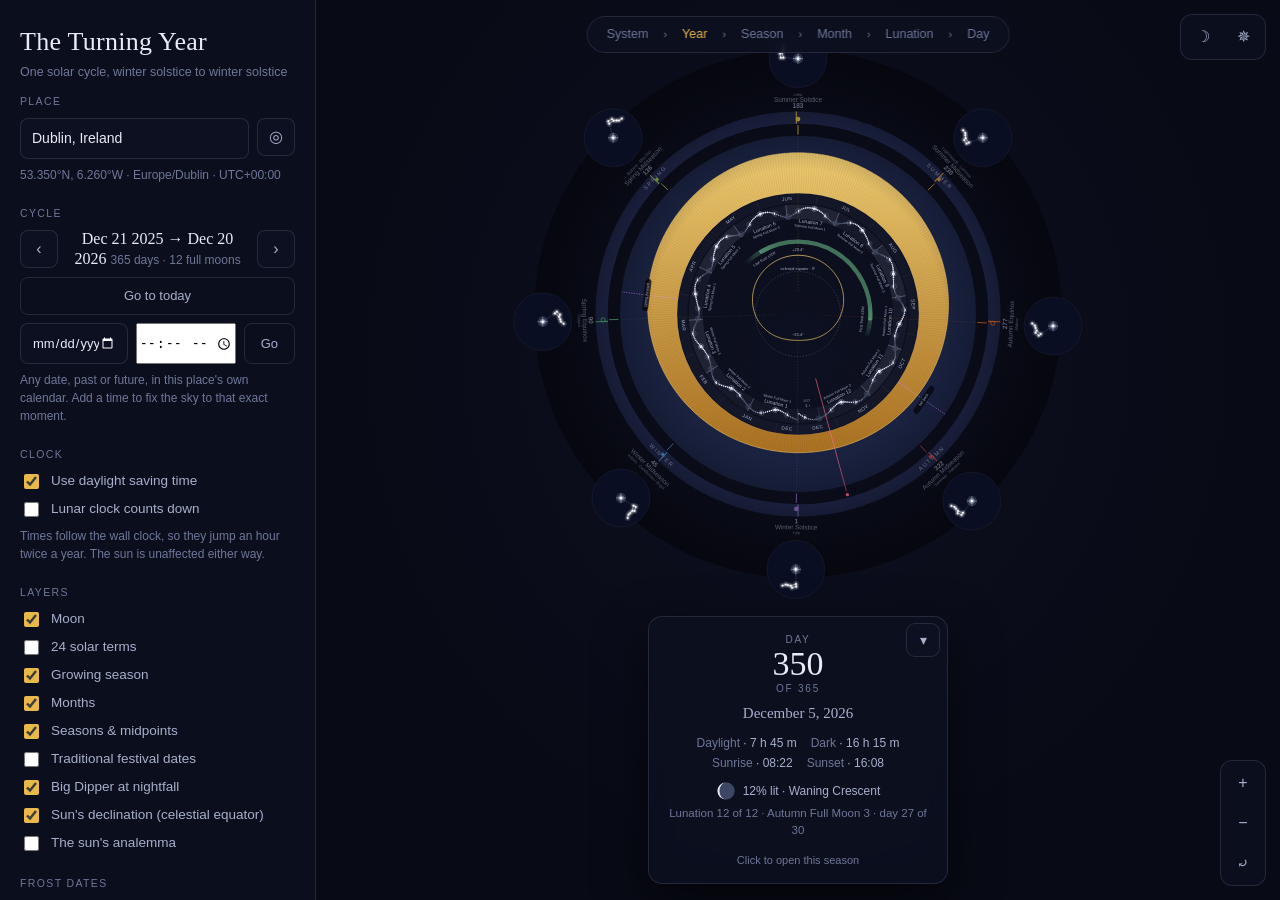
<file: turning-year/index.html>
<!doctype html>
<html lang="en">
<head>
<meta charset="utf-8">
<!-- Static hosting cannot set HTTP headers, so the policy rides in a meta tag.
     frame-ancestors is deliberately absent: it is ignored when delivered this
     way. Behind a host that can set headers (Cloudflare, Netlify), move this
     policy to a real header and add frame-ancestors 'none' there. -->
<meta http-equiv="Content-Security-Policy" content="default-src 'none'; script-src 'self'; worker-src 'self'; manifest-src 'self'; style-src 'self' 'unsafe-inline'; img-src 'self' data:; font-src 'self'; connect-src 'self' https://geocoding-api.open-meteo.com; form-action 'none'; base-uri 'none'">
<meta name="referrer" content="strict-origin-when-cross-origin">
<meta name="viewport" content="width=device-width, initial-scale=1, viewport-fit=cover">
<title>The Turning Year: a solar cycle from solstice to solstice</title>
<meta name="description" content="An interactive wheel of the solar year: 365 (or 366) days counted from one winter solstice to the next, with equinoxes, cross-quarter fire festivals, Chinese solar terms, frost dates, and a 24-hour clock of sun and moon for every single day.">
<meta name="color-scheme" content="dark light">
<meta name="robots" content="noindex, nofollow">
<link rel="manifest" href="manifest.webmanifest">
<meta name="theme-color" content="#05060d">
<link rel="apple-touch-icon" href="icons/apple-touch-icon.png">
<meta name="apple-mobile-web-app-capable" content="yes">
<!-- "default" rather than "black-translucent" on purpose. Translucent tells
     iOS to run the page *underneath* the status bar, which leaves the clock,
     the signal bars and the battery sitting on top of whatever the page put
     at its top edge, and makes correct placement depend entirely on the
     safe-area insets reporting themselves properly. With "default" the system
     keeps the strip for itself and the page begins below it, which cannot
     overlap by construction. The insets below then add nothing, which is
     right, and still do their work on a device that reports them. -->
<meta name="apple-mobile-web-app-status-bar-style" content="default">
<meta name="apple-mobile-web-app-title" content="Turning Year">
<link rel="stylesheet" href="styles.css?v=20260928-141315">
<link rel="icon" href="data:image/svg+xml,<svg xmlns='http://www.w3.org/2000/svg' viewBox='0 0 100 100'><circle cx='50' cy='50' r='44' fill='none' stroke='%23e8b84b' stroke-width='7'/><circle cx='50' cy='50' r='16' fill='%23e8b84b'/></svg>">
</head>
<body data-theme="night">

<div class="app" id="app">

  <!-- ------------------------------------------------------------ sidebar -->
  <aside class="panel" id="panel">
    <header class="panel-head">
      <h1>The Turning Year</h1>
      <p class="sub">One solar cycle, winter solstice to winter solstice</p>
    </header>

    <section class="field">
      <label for="place-input">Place</label>
      <div class="place-row">
        <input id="place-input" type="text" autocomplete="off" spellcheck="false"
               placeholder="Search a city…" aria-describedby="place-meta">
        <button id="geo-btn" class="icon-btn" title="Use my location" aria-label="Use my location">◎</button>
      </div>
      <ul id="place-results" class="results" role="listbox" hidden></ul>
      <p class="meta" id="place-meta"></p>
    </section>

    <section class="field">
      <label>Cycle</label>
      <div class="cycle-row">
        <button id="cycle-prev" class="icon-btn" aria-label="Previous cycle">‹</button>
        <div class="cycle-label">
          <strong id="cycle-title">…</strong>
          <span class="meta" id="cycle-meta"></span>
        </div>
        <button id="cycle-next" class="icon-btn" aria-label="Next cycle">›</button>
      </div>
      <button id="cycle-today" class="ghost-btn">Go to today</button>
      <div class="goto-row">
        <input type="date" id="goto-date" aria-label="Go to date" min="1700-01-01" max="2300-12-31">
        <input type="time" id="goto-time" aria-label="Time of day (optional)">
        <button id="goto-btn" class="ghost-btn" style="margin-top:0">Go</button>
      </div>
      <p class="meta" id="goto-meta">Any date, past or future, in this place's own calendar. Add a time to fix the sky to that exact moment.</p>
    </section>

    <section class="field">
      <label>Clock</label>
      <div class="toggles">
        <label class="tog"><input type="checkbox" id="use-dst" checked><span>Use daylight saving time</span></label>
        <label class="tog"><input type="checkbox" id="lunar-countdown"><span>Lunar clock counts down</span></label>
      </div>
      <p class="meta" id="dst-meta"></p>
    </section>

    <section class="field">
      <label>Layers</label>
      <div class="toggles">
        <label class="tog"><input type="checkbox" id="lay-moon" checked><span>Moon</span></label>
        <label class="tog"><input type="checkbox" id="lay-terms"><span>24 solar terms</span></label>
        <label class="tog"><input type="checkbox" id="lay-frost" checked><span>Growing season</span></label>
        <label class="tog"><input type="checkbox" id="lay-months" checked><span>Months</span></label>
        <label class="tog"><input type="checkbox" id="lay-seasons" checked><span>Seasons &amp; midpoints</span></label>
        <label class="tog"><input type="checkbox" id="lay-trad"><span>Traditional festival dates</span></label>
        <label class="tog"><input type="checkbox" id="lay-sky" checked><span>Big Dipper at nightfall</span></label>
        <label class="tog"><input type="checkbox" id="lay-dec" checked><span>Sun's declination (celestial equator)</span></label>
        <label class="tog"><input type="checkbox" id="lay-analemma"><span>The sun's analemma</span></label>
      </div>
    </section>

    <section class="field">
      <label>Frost dates</label>
      <div class="frost-grid">
        <span class="frost-tag">Last spring frost</span>
        <input type="text" id="frost-last" class="md-input" placeholder="Apr 25" aria-label="Last spring frost">
        <span class="frost-tag">First autumn frost</span>
        <input type="text" id="frost-first" class="md-input" placeholder="Oct 15" aria-label="First autumn frost">
      </div>
      <p class="meta" id="frost-meta"></p>
    </section>

    <section class="field" id="notes-section">
      <label>Your notes</label>
      <p class="meta" id="notes-count" style="margin-top:0"></p>
      <div class="notes-row">
        <button id="notes-export" class="ghost-btn" style="margin-top:0">Download backup</button>
        <button id="notes-import" class="ghost-btn" style="margin-top:0">Restore</button>
      </div>
      <input type="file" id="notes-file" accept="application/json,.json" hidden>
      <p class="meta" id="notes-meta">Saved in this browser only. Download a backup to keep them or move them to another device.</p>
    </section>


    <section class="field legend">
      <label>Legend</label>
      <p class="meta" id="legend-context" hidden>Reading this day's 24-hour clock</p>
      <ul id="legend-list">
        <li><i class="sw sw-day"></i> Daylight hours (bar length)</li>
        <li><i class="sw sw-night"></i> Dark hours</li>
        <li><i class="sw sw-moon"></i> Moon, shaded by illumination</li>
        <li><i class="sw sw-grow"></i> Growing season, dark where it's safe, fading to light where frost still could</li>
        <li><i class="sw sw-wheel"></i> The eight stations, each its own colour round the year</li>
        <li><i class="sw sw-sol"></i> Solstice a disc, equinox a ring, midseason a diamond</li>
        <li id="legend-noted"><i class="sw sw-noted"></i> A day you've written a note on</li>
        <li><i class="sw sw-sky"></i> The Big Dipper facing north at nightfall</li>
        <li><i class="sw sw-polaris"></i> Polaris, held still by the pointer stars' dashed sightline</li>
        <li><i class="sw sw-dec"></i> The sun's declination, turning at &#177;23.4&#176;</li>
      </ul>
    </section>

    <footer class="panel-foot">
      <button id="compare-btn" class="ghost-btn">Compare the seasons' sun path</button>
      <button id="spiral-btn" class="ghost-btn">See the years as a spiral</button>
      <button id="about-btn" class="ghost-btn">About &amp; accuracy</button>
      <button id="theme-btn" class="ghost-btn">Daylight theme</button>
    </footer>
  </aside>

  <!-- -------------------------------------------------------------- stage -->
  <main class="stage" id="stage">

    <nav class="crumbs" id="crumbs" aria-label="Zoom level">
      <button data-level="orbits" class="crumb" id="crumb-orbits">System</button>
      <span class="crumb-sep">›</span>
      <button data-level="year" class="crumb is-on">Year</button>
      <span class="crumb-sep">›</span>
      <button data-level="season" class="crumb" id="crumb-season" disabled>Season</button>
      <span class="crumb-sep">›</span>
      <button data-level="month" class="crumb" id="crumb-month" disabled>Month</button>
      <span class="crumb-sep">›</span>
      <button data-level="moon" class="crumb" id="crumb-moon" disabled>Moon</button>
      <span class="crumb-sep">›</span>
      <button data-level="day" class="crumb" id="crumb-day" disabled>Day</button>
    </nav>

    <div class="scene scene-orbits" id="scene-orbits" hidden>
      <svg id="orrery-svg" viewBox="-40 -40 1080 1080" role="img"
           aria-label="The solar system from above, with sight-lines from the earth to the zodiac">
        <g id="orrery"></g>
      </svg>
      <!-- The same moment from inside it. Its own element because the sky
           dome is drawn in a different coordinate space from the map, and
           swapping a viewBox underneath a drawing is a good way to get one
           that is subtly wrong. -->
      <svg id="sky-dome-svg" viewBox="-62 -62 824 824" role="img" hidden
           aria-label="The sky over this place now, with the planets among the constellations"></svg>
      <!-- And the third: one planet followed for years instead of every
           planet at one moment. Its own element for the same reason as the
           dome, and because its coordinate space is geocentric while the map's
           is heliocentric. One element serves both planets; data-body carries
           which, and the colour follows from that. -->
      <svg id="rose-svg" viewBox="0 0 1000 1000" role="img" hidden
           data-body="venus" aria-label="A planet's path around the earth over many years"></svg>
      <div class="readout" id="orrery-readout"></div>
    </div>




    <div class="scene scene-month" id="scene-month" hidden>
      <div class="month-topbar">
        <button class="moon-arrow" id="month-prev" aria-label="Previous month" title="Previous month">‹</button>
        <div class="month-head" id="month-head"></div>
        <button class="moon-arrow" id="month-next" aria-label="Next month" title="Next month">›</button>
      </div>
      <svg id="month-svg" viewBox="0 0 1200 800" role="img"
           aria-label="One calendar month drawn as a slice of the year">
        <g id="monthfan"></g>
      </svg>
      <div class="readout" id="month-readout"></div>
    </div>

    <div class="scene scene-wheel" id="scene-wheel">
      <svg id="wheel-svg" viewBox="-125 -125 1250 1250" role="img"
           aria-label="Radial calendar of one solar cycle">
        <defs>
          <radialGradient id="g-vignette" cx="50%" cy="50%" r="50%">
            <stop offset="55%" stop-color="var(--void)" stop-opacity="0"/>
            <stop offset="100%" stop-color="var(--void)" stop-opacity=".85"/>
          </radialGradient>
          <linearGradient id="g-gold" x1="0" y1="1" x2="0" y2="0">
            <stop offset="0%" stop-color="var(--sun-deep)"/>
            <stop offset="100%" stop-color="var(--sun-bright)"/>
          </linearGradient>
        </defs>
        <g id="wheel"></g>
        <circle cx="500" cy="500" r="620" fill="url(#g-vignette)" pointer-events="none"/>
        <g id="hud"></g>
      </svg>
      <div class="readout" id="readout"></div>
    </div>

    <div class="scene scene-day" id="scene-day" hidden>
      <svg id="day-svg" viewBox="-115 -115 1230 1230" role="img"
           aria-label="Twenty-four hour clock of sun and moon">
        <g id="dayclock"></g>
      </svg>
      <div class="day-panel" id="day-panel"></div>
    </div>

    <div class="scene scene-moon" id="scene-moon" hidden>
      <div class="moon-topbar">
        <button class="moon-arrow moon-prev" id="moon-prev" aria-label="Previous lunation"
                title="Previous lunation">‹</button>
        <div class="moon-head" id="moon-head"></div>
        <button class="moon-arrow moon-next" id="moon-next" aria-label="Next lunation"
                title="Next lunation">›</button>
      </div>
      <!-- Held to the top of the room it is given rather than floated in the
           middle of it. Centred, the circle sank as the space grew: folding
           the card away made the drawing bigger and also pushed it further
           down, which is the opposite of what giving it more room should do. -->
      <svg id="moon-svg" viewBox="-40 -40 1080 1080" role="img"
           preserveAspectRatio="xMidYMin meet"
           aria-label="One lunar month, new moon to new moon">
        <g id="moonwheel"></g>
      </svg>
      <div class="moon-readout" id="moon-readout" aria-live="polite"></div>
    </div>


    <div class="view-switch" id="system-switch" hidden role="group" aria-label="System view">
      <button id="system-above" aria-pressed="true">Above</button>
      <button id="system-here" aria-pressed="false">From earth</button>
      <button id="system-venus" aria-pressed="false">Venus</button>
      <button id="system-mars" aria-pressed="false">Mars</button>
    </div>

    <div class="top-tools" id="top-tools">
      <button id="tool-moon" class="tool-btn" aria-haspopup="true" aria-expanded="false"
              aria-label="Full and new moons" title="Full and new moons">&#9789;</button>
      <button id="tool-stations" class="tool-btn" aria-haspopup="true" aria-expanded="false"
              aria-label="Solstices, equinoxes and midseasons" title="Solstices, equinoxes and midseasons">&#10037;</button>
      <!-- Drawn rather than typed. The standing-person characters are
           emoji-presentation in most fonts and arrive as coloured tiles, the
           same trouble the zodiac glyphs gave, and a silhouette is a shape
           anyway. Deliberately unisex: a head, shoulders and a trunk, with
           nothing that reads as one body rather than another. -->
      <button id="tool-body" class="tool-btn day-only" aria-pressed="false"
              aria-label="Body clock" title="Body clock"><svg class="ic-body"
              viewBox="0 0 24 24" aria-hidden="true" focusable="false">
        <circle cx="12" cy="6" r="3.1"/>
        <path d="M12 10.4c-3.1 0-5.2 1.9-5.2 4.7v3.1c0 .6.5 1.1 1.1 1.1h1.3l.4 3.4c.05.5.5.9 1 .9h2.8c.5 0 .95-.4 1-.9l.4-3.4h1.3c.6 0 1.1-.5 1.1-1.1v-3.1c0-2.8-2.1-4.7-5.2-4.7z"/>
      </svg></button>
    </div>
    <div class="tool-panel" id="tool-panel" hidden>
      <div class="tool-panel-head">
        <strong id="tool-panel-title"></strong>
        <button id="tool-panel-close" aria-label="Close">&times;</button>
      </div>
      <div id="tool-panel-filter" class="tool-panel-filter" hidden></div>
      <div id="tool-panel-prose" class="tool-panel-prose" hidden></div>
      <ul id="tool-panel-list"></ul>
    </div>

    <div class="loading" id="loading" hidden><span class="spin"></span> Computing the sky…</div>
    <button class="panel-toggle" id="panel-toggle" aria-label="Toggle controls">☰</button>

    <div class="zoom-controls" id="zoom-controls">
      <button id="zoom-in" aria-label="Zoom in" title="Zoom in">+</button>
      <button id="zoom-out" aria-label="Zoom out" title="Zoom out">−</button>
      <button id="zoom-reset" aria-label="Reset zoom" title="Reset zoom">⤾</button>
    </div>
  </main>
</div>

<div class="modal" id="watch" hidden>
  <div class="modal-card watch-card" role="dialog" aria-modal="true" aria-labelledby="watch-h">
    <button class="close" id="watch-close" aria-label="Close">&times;</button>
    <h2 id="watch-h"></h2>
    <p class="watch-when" id="watch-when"></p>
    <div id="watch-body"></div>
    <p class="meta">Traditional guidance, offered as a suggestion. It marks
    when a thing tends to come easiest, gathered from the practice, and the
    hours are read from this place's own sun rather than the clock.</p>
  </div>
</div>

<div class="modal" id="zodiac" hidden>
  <div class="modal-card zodiac-card" role="dialog" aria-modal="true" aria-labelledby="zodiac-h">
    <button class="close" id="zodiac-close" aria-label="Close">&times;</button>
    <h2 id="zodiac-h">Along the ecliptic</h2>
    <p>Every other wheel here spends its angle on time. This one spends it on
    position along the ecliptic, so the planets can be read against the zodiac
    directly. <strong>Outside</strong> are the twelve signs, equal thirty-degree
    cuts from the equinox, as a birth chart uses them. <strong>Inside</strong>
    is the sky itself: the thirteen constellations the ecliptic really crosses,
    at their real and very unequal widths.</p>
    <svg id="zodiac-svg" viewBox="0 0 700 700" role="img"
         aria-label="The planets placed along the ecliptic against the signs and constellations"></svg>
    <p class="meta" id="zodiac-meta"></p>

    <h3>And this is where it stands over you</h3>
    <p>The wheel above is the ring laid out flat. This is that same ring seen
    from underneath, which is where we live. <strong>The rim is your horizon
    and the middle is straight up.</strong> The ecliptic crosses as an arc
    rather than a circle because you only ever get half of it: from where it
    rises in the east, over the meridian, down to where it sets in the west.
    The other half is under your feet.</p>
    <p>North is at the top and <strong>east is on the left</strong>, which
    looks wrong on paper and is right in the sky. This is a picture of what is
    above you, so it is handed like a map held over your head rather than laid
    on a table.</p>
    <svg id="sky-svg" viewBox="0 0 700 700" role="img"
         aria-label="The visible half of the ecliptic as it stands over this place now"></svg>
    <p class="meta" id="sky-meta"></p>
  </div>
</div>


<div class="modal" id="about" hidden>
  <div class="modal-card" role="dialog" aria-modal="true" aria-labelledby="about-h">
    <button class="close" id="about-close" aria-label="Close">×</button>
    <h2 id="about-h">About this wheel</h2>

    <h3>What the year is</h3>
    <p>The cycle here is not the calendar year. It starts on the day of the winter
    solstice and runs to the day before the next winter solstice. Because the
    tropical year is about 365.2422 days long, that count comes out to
    <strong>365 days in most cycles and 366 in some</strong>, roughly one in four,
    but not on a fixed rule. Nothing in this site adds a leap day; the length is
    simply the number of sunrises between one solstice and the next.</p>

    <h3>The seam, and the spiral</h3>
    <p>Look closely where day 365 meets day 1 and there is a small
    discontinuity. That is not a drawing error, it is the honest edge of the
    metaphor. A circle has to close, so the wheel lays the last day of one
    cycle right beside the first day of the same cycle, but those two days
    are a whole year apart. The Moon is at a different phase and a different
    distance; nothing about them actually continues into each other. The
    Moon's orbit line is deliberately left unjoined there rather than drawing
    a link that isn't real.</p>
    <p>What actually happens is that day 365 hands off to the <em>next</em>
    cycle's day 1. So this is a helix, not a ring: it never closes, it only
    comes back round to the same place a turn further along. <em>See the years
    as a spiral</em> unrolls it: one coil per cycle, climbing toward the
    summer solstice and falling back to winter, with each coil's real length
    printed underneath. That is also the clearest way to see where the extra
    day in a 366-day cycle goes.</p>

    <h3>The season ring</h3>
    <p>Above the months sits a ring that divides the year the way the sky does
    rather than the way the calendar does: cut at the four solstices and
    equinoxes, and cut again halfway between each pair. The cardinal cuts are
    drawn stronger, since one opens a season and the other only halves it.</p>
    <p>Those midpoints are the cross-quarter days, the oldest festival dates in
    the northern year, and they fall where they fall rather than on any month's
    edge. That is exactly why they want a layer of their own: laid over the
    months you can see that they answer to nothing in the calendar.</p>

    <h3>The eight stations</h3>
    <p>Four are astronomical: the two solstices and the two equinoxes. Four are the
    midpoints between them, labelled by which season they're the midpoint of (Winter
    Midseason, Spring Midseason, and so on) rather than by one tradition's name for
    them. Those same four points are also the Gaelic cross-quarter fire festivals
    (Imbolc, Beltane, Lughnasadh, Samhain), kept as the alt line under each label,
    and they are the same instants as the four Chinese solar terms that open the
    seasons. This site places them where the Sun actually reaches 315°, 45°, 135°
    and 225° of apparent longitude. Turn on
    <em>Traditional festival dates</em> to also mark the fixed calendar dates
    (1 February, 1 May, 1 August, 1 November) that the folk calendar settled on;
    they drift a few days from the astronomical midpoints.</p>

    <h3>Check it against the actual sky</h3>
    <p>Solstices and equinoxes are defined by the Sun's position, not by any
    star, but the Big Dipper is a real, checkable consequence of the same
    orbital motion: because it circles Polaris once a year in addition to once
    a night, its orientation at a fixed clock time drifts through the seasons.
    Each station carries a small sketch of the Dipper's bowl and handle
    exactly as they stand facing north at nightfall (nautical twilight) on
    that date, computed for your place, not a generic diagram. Go outside
    after dark near one of those dates and it should match. Below the
    latitude where the Dipper never clears the horizon, the circle is left
    empty instead of guessing.</p>
    <p>The bright cross in each circle is Polaris, and the dashed line is the
    oldest trick in the sky: the two stars on the outer edge of the Dipper's
    bowl point straight at it. Polaris sits almost exactly on the axis Earth
    spins around, so it barely moves all night or all year, and its height above
    your horizon is simply your latitude. Having it fixed in every circle is
    what makes the rotation legible: the Dipper is what swings, Polaris is
    the hinge it swings on.</p>
    <p>These sketches are drawn on an azimuthal-equidistant projection about
    the group's centre, which keeps angular distances honest across the
    roughly 50° of sky the Dipper and Polaris span together, with up in the
    picture matching up in the sky.</p>

    <h3>What actually defines the four days</h3>
    <p>The seasons are not caused by the equator, and not by distance from the
    Sun either. They are caused by Earth's axis being tilted 23.44° from the
    plane of its orbit, which keeps that axis pointing the same way in space
    all year while Earth goes around. So one hemisphere leans sunward for half
    the orbit and away for the other half.</p>
    <p>What the equator gives us is the <em>ruler</em>. Extend Earth's equator
    outward onto the sky and you get the celestial equator, and the Sun's angle
    north or south of it is called its declination. That single number is what
    the four days are defined by: the equinoxes are the exact moments the Sun's
    declination passes through <strong>0°</strong>, and the solstices the moments
    it reaches its extremes of <strong>+23.44°</strong> and <strong>−23.44°</strong>,
    the tilt itself. Turn on the declination layer and the inner ring draws that
    number directly: gold where the Sun stands north of the celestial equator,
    blue where it stands south, against a dashed circle at 0°. The curve crosses
    that circle exactly where the equinox spokes are and reaches furthest out and
    in exactly at the solstices, which is the definition made visible rather than
    asserted.</p>

    <h3>Why the lunar months don't come out even</h3>
    <p>A synodic month, new moon to new moon, is 29.53 days. A solar cycle is
    about 365.24. Divide one by the other and you get <strong>12.37 lunations
    per year</strong>, which is not a whole number and never will be, so the
    two calendars cannot be made to agree. Twelve lunar months run 354.4 days
    and fall about eleven days short of the year; thirteen run 383.9 and
    overshoot it. This is the oldest problem in calendar-making, and every
    culture that tried to run both at once had to invent something to paper
    over the difference.</p>
    <p>This wheel does not try. The chain of lunar months is computed on its
    own terms, new moon to new moon, running without end in both directions,
    and the solar year is consulted only afterwards to give each month a name.
    Nothing is cut at a solstice. A month that opens before one and closes
    after it keeps all 29 or 30 of its days, and the days at its ends simply
    belong to the neighbouring solar cycle, which the readout says outright.</p>

    <h3>Two different counts, and what each counts</h3>
    <p>There are two numbers on a lunar month here and they are counting
    different things. Confusing them is easy, so the wheel names each.</p>
    <p><strong>Lunation 9 of 12</strong> counts whole cycles of the moon
    through the solar year. A lunation belongs to the year holding its full
    moon: every lunation has exactly one full moon, and every full moon falls
    in exactly one year, so each month goes to exactly one year with none left
    over. That is what makes the count come out clean at the boundary, where
    Lunation 12 of one year is followed by Lunation 1 of the next. Some years
    carry 13, which is why the total is shown rather than assumed.</p>
    <p><strong>Summer Full Moon 3</strong> counts something else: full moons
    falling inside a season. These are not the same tally. A lunation can open
    in spring and close in summer, so the lunation holding the third full moon
    of summer need not be the third lunation of summer. The seasonal label
    names a moon, and now says which kind, so the two readings cannot be taken
    for one another.</p>

    <h3>The lunar day, or tithi</h3>
    <p>Inside a lunation the count is in <strong>lunar days</strong>, the unit
    Hindu calendars call the <strong>tithi</strong>. A lunar day is not a
    calendar day. It is the time the moon takes to gain <strong>12 degrees</strong>
    of elongation from the sun, which is the angle between the moon and the sun
    as seen from here, and the same quantity that decides how much of the moon
    is lit.</p>

    <h3>Why there are always thirty</h3>
    <p>A lunation is one full circuit of that angle: 360 degrees, new moon back
    to new moon. Thirty steps of twelve degrees make 360. So a lunation holds
    <strong>exactly thirty lunar days, always</strong>, the way a foot holds
    twelve inches. It is a definition rather than a measurement, and no
    arrangement of the sky can make it come out twenty-nine.</p>
    <p>The twenty-nine you may be thinking of is the <em>calendar</em> day
    count, which is a different thing and does wobble. A calendar day is a
    rigid 24 hours and a lunation is 29.53 of them, which will not divide
    evenly, so a lunation lands across <strong>29 or 30 dates</strong> depending
    on where it starts. That number is still on the wheel, as the date span in
    the heading.</p>

    <h3>Is the lunar day the accurate one?</h3>
    <p>For the moon, yes. But two different things get called accuracy here,
    and the lunar day wins one and loses the other.</p>
    <p>It is exact in <strong>angle</strong>. Every tithi is precisely twelve
    degrees, and thirty of them close the circle with nothing left over: no
    rounding, no leap day, no remainder. It is not constant in <strong>time</strong>.
    The moon's orbit is an ellipse, so it runs faster near perigee and slower
    near apogee, and one tithi lasts anywhere from about <strong>20 to 27
    hours</strong>. If what you want is something to set a clock by, the tithi
    is the worse of the two.</p>
    <table class="about-table">
      <thead><tr><th></th><th>Divides the moon's cycle</th><th>Constant length</th></tr></thead>
      <tbody>
        <tr><th>Lunar day</th><td>exactly, thirty every time</td><td>no, 20 to 27 hours</td></tr>
        <tr><th>Calendar day</th><td>no, 29.53 will not fit</td><td>yes, 24 hours by definition</td></tr>
      </tbody>
    </table>
    <p>Each is exact for its own cycle and awkward for the other, which is not
    a fault in either. The moon's phase cycle and the Earth's rotation are
    unrelated motions, so no unit can be clean in both. It is the same
    incommensurability that runs through the whole wheel: 12.37 lunations to a
    year, so no lunar calendar closes on a solar one; 365.2422 days to a year,
    hence leap years; 29.53 days to a lunation, hence months of 29 or 30. Only
    the thirty comes out whole, and it manages that by being defined in angle
    instead of in time.</p>
    <p>There is a mean tithi as well as a true one, exactly parallel to the
    mean and apparent solar time behind daylight saving. The mean tithi is the
    synodic month divided by thirty, a flat 23 hours 37 minutes, used where
    simplicity matters more than precision. The true tithi is twelve real
    degrees of the real moon. <strong>This wheel computes the true one</strong>,
    which is why the lengths you see vary, and it is the same choice made for
    the sun.</p>

    <h3>What the ring is showing</h3>
    <p>Going round the circle is <strong>time passing</strong>, one whole
    lunation. That means the thirty lunar days are <em>not</em> drawn equal:
    each takes the width its real duration earns, so a 21-hour lunar day is
    visibly pinched and a 26-hour one broad. The moon covers the same twelve
    degrees either way; it just takes longer over some of them.</p>
    <p>Each segment carries <strong>the number of hours it runs</strong>, so
    the width can be read as well as seen.</p>
    <p>The <strong>face itself moves with the moon's distance</strong>, twice
    over: it swells when the moon is near and shrinks when it is far, and it
    rides nearer the centre when near and further out when far, the same way
    the year wheel draws it. That is the same quantity that makes the segment
    narrow or wide, since the moon runs faster when it is closer, so the
    widest segments carry the smallest, outermost faces and the narrowest
    carry the biggest and innermost. Cause and effect sit beside each other.
    The real change in the moon's apparent width between perigee and apogee is
    about 14 per cent, which at this size would be a pixel and a half, so it
    is drawn at roughly four times that to make it legible.</p>
    <p>Two marks name the turning points of that distance: <strong>perigee</strong>
    where the moon is nearest and <strong>apogee</strong> where it is furthest.
    They sit wherever they fall, which is not the same phase from month to
    month. Distance runs on a third clock again, the <strong>anomalistic
    month</strong> of 27.55 days, perigee to perigee, against the lunation's
    29.53. The two do not match, so the pair walks backwards through the month
    by about two lunar days each time and wraps round roughly every fifteen
    months. That drift is the whole reason a supermoon is an event: a perigee
    has to land near a full moon, and usually it does not.</p>
    <p>The perigee distance is not fixed either, running from about 356,500 km
    to 370,000 km depending on where the sun is pulling. Both marks print the
    real figure for that month.</p>
    <p>The <strong>outermost band is the solar reckoning</strong>, cut into a
    wedge for every day and divided at every local midnight: the day of the
    solar cycle on the rim, the ordinary date beneath it. It is laid on the
    same clock face as the lunar days, and because both are drawn to real
    elapsed time they line up in the only way two incommensurable things can,
    by the hour. The sliding between them is there to see. A short lunar day
    that opens and closes without crossing a midnight is the <em>kshaya</em>
    case, and on this ring you can watch it happen.</p>
    <p>The <strong>band of light</strong> takes its radius from the lit
    fraction, so it thins to nothing at the new moon and swells to full at the
    far side. The turning points fall where the definition puts them: the new
    moon opens lunar day 1 and the full moon opens lunar day 16, so the first
    fifteen are the waxing half and the second fifteen the waning, the division
    Hindu calendars call <em>shukla</em> and <em>krishna paksha</em>. The two
    quarters sit at the exact midpoints of lunar days 8 and 23, which is why
    the centre reads exactly 50 per cent there.</p>

    <h3>How many full moons a season holds</h3>
    <p>A season averages 91.3 days and a lunar month 29.53, so 3.09 months fit
    inside one. In practice a season carries <strong>three full moons, and
    sometimes four</strong>. Counted over 3,204 seasons from 1600 to 2400:
    2,903 held three, 298 held four, and three held only two.</p>
    <p>Those three are worth knowing about, because they show how fine the
    margins are. All of them fall in <strong>winter</strong>, which at 88.9
    days is the shortest season: Earth is near perihelion then and moving
    fastest through its orbit, so the sun crosses that quarter of the sky
    quicker. Summer, at the far end of the ellipse, runs 93.7 days, which is
    also why four-moon seasons turn up there most often.</p>
    <p>Winter 1961 is the clearest case, and it misses at both ends. A full
    moon fell at 00:41 on 22 December, and the solstice came at 02:19 the same
    morning: <strong>98 minutes too early</strong>, so that moon counts as
    autumn's. Two more followed, in January and February. The next arrived at
    07:55 on 21 March, and the equinox had already passed at 02:29:
    <strong>five and a half hours too late</strong>, so that one counts as
    spring's. It happens roughly once in 270 years, and only ever in winter.</p>
    <p>The third full moon of a four-moon season is the original
    <strong>blue moon</strong>, which is where the phrase comes from, and the
    wheel marks it when one turns up.</p>

    <h3>The Moon's ring</h3>
    <p>Each day carries the Moon's real lit shape for that date, not a dimmed
    dot, so the waxing and waning rhythm is legible directly. The ring's radius
    is the Moon's actual distance from Earth, which is not constant: its orbit
    is an ellipse, carrying it from roughly 356,500 km at perigee out to about
    406,700 km at apogee and back roughly every 27.5 days. Drawn nearer the
    centre when it is nearer to us, that becomes a visible wave, about thirteen
    of them around the year. A full moon landing near perigee is what gets
    called a supermoon.</p>

    <h3>The 24 solar terms</h3>
    <p>Turn this layer on and a ring appears directly beneath the seasons, which
    is where it belongs: both cut the year by the Sun's own longitude, the
    seasons into eight and the terms into twenty-four. The months sit further
    in, answering to nothing celestial.</p>
    <p>Each term is 15° of that longitude, so each runs <strong>14 to 16
    days</strong>: longest around the June solstice, when the Earth is near
    aphelion and the Sun creeps through the sky, shortest around December near
    perihelion when it hurries. Every day carries which term it is in and how
    far into it, counted from one at the term's opening day.</p>
    <p>The divisions are real and precise. The traditional Chinese names for
    them are not shown, and that is deliberate: names of the sort that mean
    "Rain Water" or "Frost Descends" describe a climate calendar built for one
    particular part of China, and putting them on your wheel makes them look
    like a forecast for wherever you happen to be, which they are not. The
    number is the honest part. What actually happens on that day where you are
    is worth finding out and writing down yourself, which is what notes are
    for.</p>

    <h3>Where the count starts</h3>
    <p>Conventionally the twenty-four are listed beginning with Start of Spring,
    around 4 February, because that opened the agricultural and civil year. But
    the system was not built outward from there. The <strong>winter
    solstice</strong> was the anchor: it is the one moment in the year a gnomon
    can fix precisely, by the longest noon shadow it casts, and Chinese
    calendrical astronomy reckoned from it for centuries. The solstices and
    equinoxes were determined first, then the eight nodes between them, and the
    full twenty-four appear complete in the <em>Huainanzi</em> of 139 BCE.</p>
    <p>So this wheel counts from the winter solstice, and <strong>term 1 is the
    solstice itself</strong>, falling on day 1. That agrees with the wheel's own
    anchor and with where the system was measured from, at the cost of
    disagreeing with the order the terms are usually recited in. Start of Spring
    is term 22 here.</p>

    <h3>Hemispheres</h3>
    <p>South of the equator the wheel anchors on your own winter solstice in June,
    and the seasonal festival names move with the season, as southern practice
    generally does. The Chinese solar terms are tied to solar longitude itself,
    so those stay fixed to the sky and do not flip.</p>

    <h3>Frost</h3>
    <p>First and last frost are the only things here that are not astronomy. They
    depend on elevation, slope, water, soil and the particular hollow you are
    standing in, far more than on latitude. The dates shown until you change them
    are a coarse latitude-band estimate and are labelled as such. Type your own;
    they are saved in this browser.</p>
    <p>Either way it is a single guess, not a forecast, so the wheel shades it as a
    fade rather than a hard line: light green for roughly a month either side of
    each date, where frost is still plausible, deepening into a solid dark green
    for the stretch safely between the two, the actual growing season. Nowhere
    close to either latitude, the wheel doesn't expect frost at all, in which
    case the whole ring is filled dark green as a year-round growing season.</p>

    <h3>Your notes</h3>
    <p>Open any day and there is a small pencil below the sun and moon figures.
    Click it to write down what actually happened there: the morning the tomatoes
    got hit, the first robin, when the corn went knee-high, when it got harvested,
    whatever you'd otherwise trust to memory. Each note is tied to that exact
    calendar date, and the wheel marks any day that has one with a small dot near
    the frost band, so a year of noticing is visible at a glance.</p>
    <p>Written the same date the year before, or the year before that, shows up
    right alongside the box as you write, so "when did it actually last frost
    here" stops being a guess after a season or two. Notes stay on this device,
    in this browser, the same as your frost dates; there is no account and
    nothing is sent anywhere.</p>

    <h3>Accuracy</h3>
    <p>Solar positions come from a truncated VSOP87 series and agree with reference
    values to well under an arcsecond; solstice and equinox instants land within
    about a minute. Lunar positions use the Meeus ch. 47 series, good to roughly ten
    arcseconds. Rise and set times account for refraction at the standard horizon
    (−0.833° for the Sun, and the Moon's own parallax) and assume a flat sea
    horizon. Real hills and buildings will move them by minutes. All times are
    shown in the selected place's own time zone, including its daylight-saving
    shifts, so a spring-forward day is genuinely 23 hours long here.</p>

    <h3>The Earth at the centre</h3>
    <p>Zoom into a day and the small globe in the middle is a real orthographic
    projection, the same kind used for maps of a hemisphere, not an illustration
    standing in for one: it is genuinely centred on your place, so you sit at the
    exact middle of the visible disc, with the gold line marking the actual
    day/night terminator at that instant. On today it tracks the live moment
    (the same one the radial "now" marker points to); on any other day it shows
    local solar noon, since there is no "now" to anchor to.</p>

    <h3>Credits</h3>
    <p>Algorithms after Jean Meeus, <em>Astronomical Algorithms</em>, and the VSOP87
    theory of Bretagnon &amp; Francou. Everything runs in your browser; the page makes
    no network requests and stores only your place and frost dates, locally.</p>

  </div>
</div>

<div class="modal" id="compare" hidden>
  <div class="modal-card compare-card" role="dialog" aria-modal="true" aria-labelledby="compare-h">
    <button class="close" id="compare-close" aria-label="Close">×</button>
    <h2 id="compare-h">How high the sun climbs</h2>
    <p>The sun's height above the horizon, hour by hour, on each of the four
    cardinal days of this cycle. Same clock, four very different arcs.</p>
    <svg id="compare-svg" viewBox="0 0 640 300" role="img"
         aria-label="Sun altitude across the day, compared across the four cardinal days"></svg>
    <ul class="compare-legend" id="compare-legend"></ul>
  </div>
</div>

<div class="modal" id="spiral" hidden>
  <div class="modal-card spiral-card" role="dialog" aria-modal="true" aria-labelledby="spiral-h">
    <button class="close" id="spiral-close" aria-label="Close">&times;</button>
    <h2 id="spiral-h">The years as a spiral</h2>
    <p>A circle has to close, so on the wheel day 365 lands back beside day 1 and
    leaves a visible seam. Time doesn't close: that day hands off to the
    <em>next</em> cycle's day 1, one turn further along. Here the same stretch is
    unrolled, one coil per cycle, so what looks like a jump on the wheel is just
    the line carrying on.</p>
    <svg id="spiral-svg" viewBox="0 0 900 460" role="img"
         aria-label="Several solar cycles drawn as a continuous helix"></svg>
    <p class="meta" id="spiral-meta"></p>
  </div>
</div>

<script src="js/features.js?v=20260928-141315"></script>
<script src="js/astro.js?v=20260928-141315"></script>
<script src="js/astro-sun.js?v=20260928-141315"></script>
<script src="js/astro-moon.js?v=20260928-141315"></script>
<script src="js/astro-riseset.js?v=20260928-141315"></script>
<script src="js/timezone.js?v=20260928-141315"></script>
<script src="js/clock.js?v=20260928-141315"></script>
<script src="js/places.js?v=20260928-141315"></script>
<script src="js/lunar.js?v=20260928-141315"></script>
<script src="js/cycle.js?v=20260928-141315"></script>
<script src="js/moon-glyph.js?v=20260928-141315"></script>
<script src="js/stars.js?v=20260928-141315"></script>
<script src="js/globe.js?v=20260928-141315"></script>
<script src="js/render-wheel.js?v=20260928-141315"></script>
<script src="js/planets.js?v=20260928-141315"></script>
<script src="js/body.js?v=20260928-141315"></script>
<script src="js/zodiac-stars.js?v=20260928-141315"></script>
<script src="js/zodiac.js?v=20260928-141315"></script>
<script src="js/orrery.js?v=20260928-141315"></script>
<script src="js/rose.js?v=20260928-141315"></script>
<script src="js/render-rose.js?v=20260928-141315"></script>
<script src="js/render-month.js?v=20260928-141315"></script>
<script src="js/render-day.js?v=20260928-141315"></script>
<script src="js/render-moon.js?v=20260928-141315"></script>
<script src="js/spiral.js?v=20260928-141315"></script>
<script src="js/zoompan.js?v=20260928-141315"></script>
<script src="js/app.js?v=20260928-141315"></script>
<script src="js/register-sw.js?v=20260928-141315"></script>
</body>
</html>
</file>
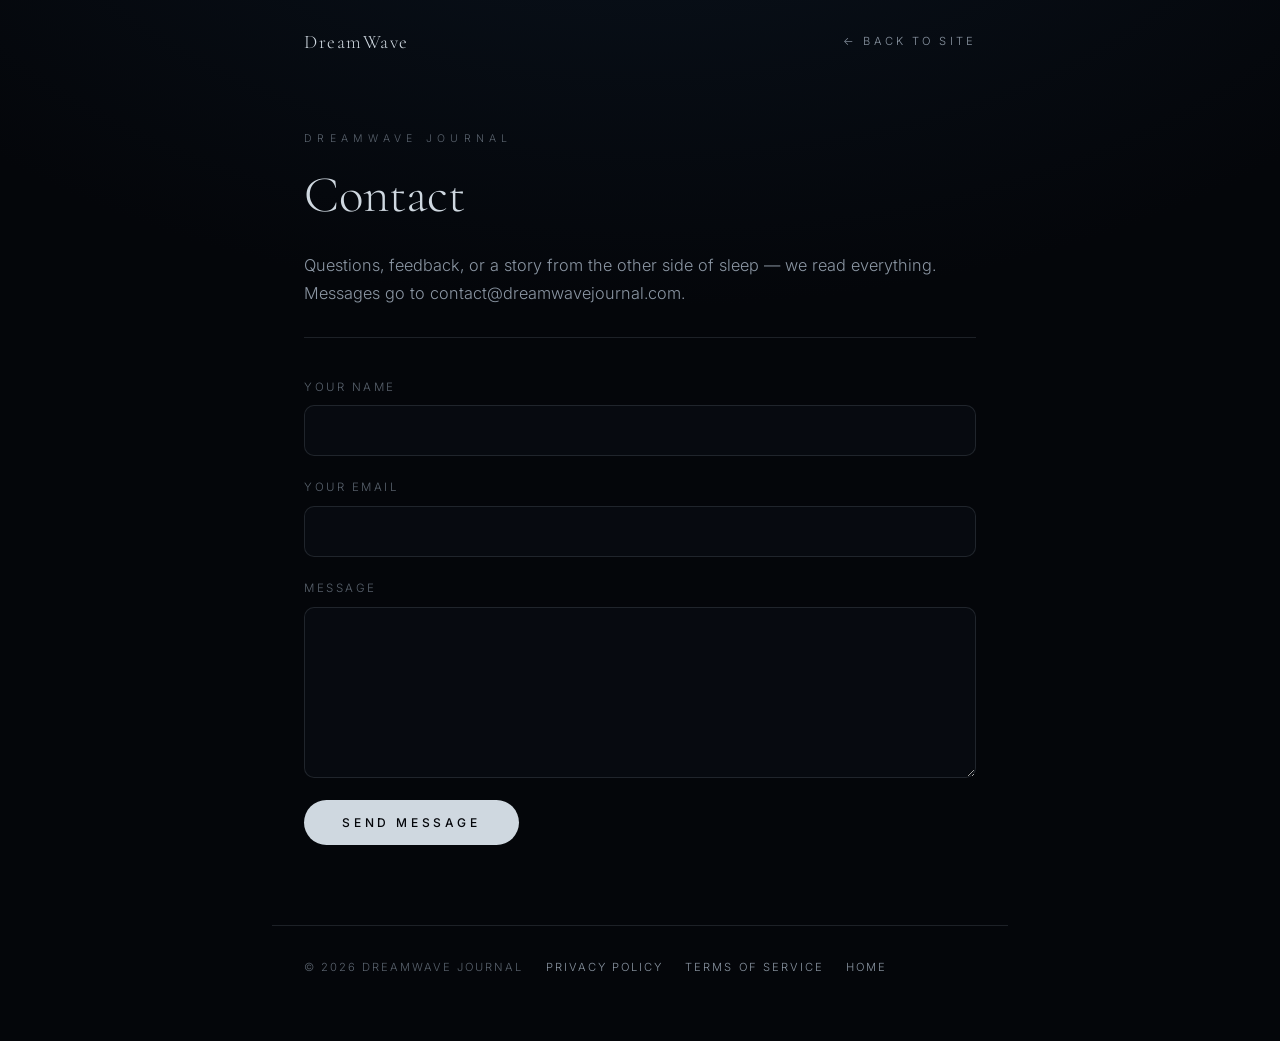
<file: contact.html>
<!DOCTYPE html>
<html lang="en">
<head>
<meta charset="UTF-8" />
<meta name="viewport" content="width=device-width, initial-scale=1.0" />
<title>Contact — DreamWave Journal</title>
<meta name="description" content="Get in touch with the DreamWave Journal team." />
<link rel="preconnect" href="https://fonts.googleapis.com" />
<link rel="preconnect" href="https://fonts.gstatic.com" crossorigin />
<link href="https://fonts.googleapis.com/css2?family=Cormorant+Garamond:ital,wght@0,300;0,400;0,500;1,400&family=Inter:wght@200;300;400;500&display=swap" rel="stylesheet" />
<style>
  html, body { margin: 0; background: #04060a; color: #8b96a3; }
</style>
<link rel="stylesheet" href="style.css" />
</head>
<body class="legal-page">

<nav class="legal-nav">
  <a class="brand" href="index.html">DreamWave</a>
  <a class="back" href="index.html">← Back to site</a>
</nav>

<article class="legal contact-page">
  <p class="kicker">DreamWave Journal</p>
  <h1>Contact</h1>
  <p class="lead">
    Questions, feedback, or a story from the other side of sleep —
    we read everything. Messages go to contact@dreamwavejournal.com.
  </p>

  <form class="contact-form" action="https://formsubmit.co/c18e7708b39464579b8b160c17ec8ebc" method="POST">
    <!-- FormSubmit settings -->
    <input type="hidden" name="_subject" value="New message from dreamwavejournal website" />
    <input type="hidden" name="_next" value="https://dreamwavejournal.com/thanks.html" />
    <input type="hidden" name="_captcha" value="false" />
    <input type="hidden" name="_template" value="table" />
    <input type="text" name="_honey" style="display:none" tabindex="-1" autocomplete="off" />

    <label>
      Your name
      <input type="text" name="name" required autocomplete="name" />
    </label>
    <label>
      Your email
      <input type="email" name="email" required autocomplete="email" />
    </label>
    <label>
      Message
      <textarea name="message" rows="7" required></textarea>
    </label>
    <button type="submit" class="btn-solid">Send message</button>
  </form>
</article>

<div class="legal-foot">
  <span>© 2026 DreamWave Journal</span>
  <a href="privacy-policy/">Privacy Policy</a>
  <a href="terms-of-service/">Terms of Service</a>
  <a href="index.html">Home</a>
</div>

</body>
</html>
</file>
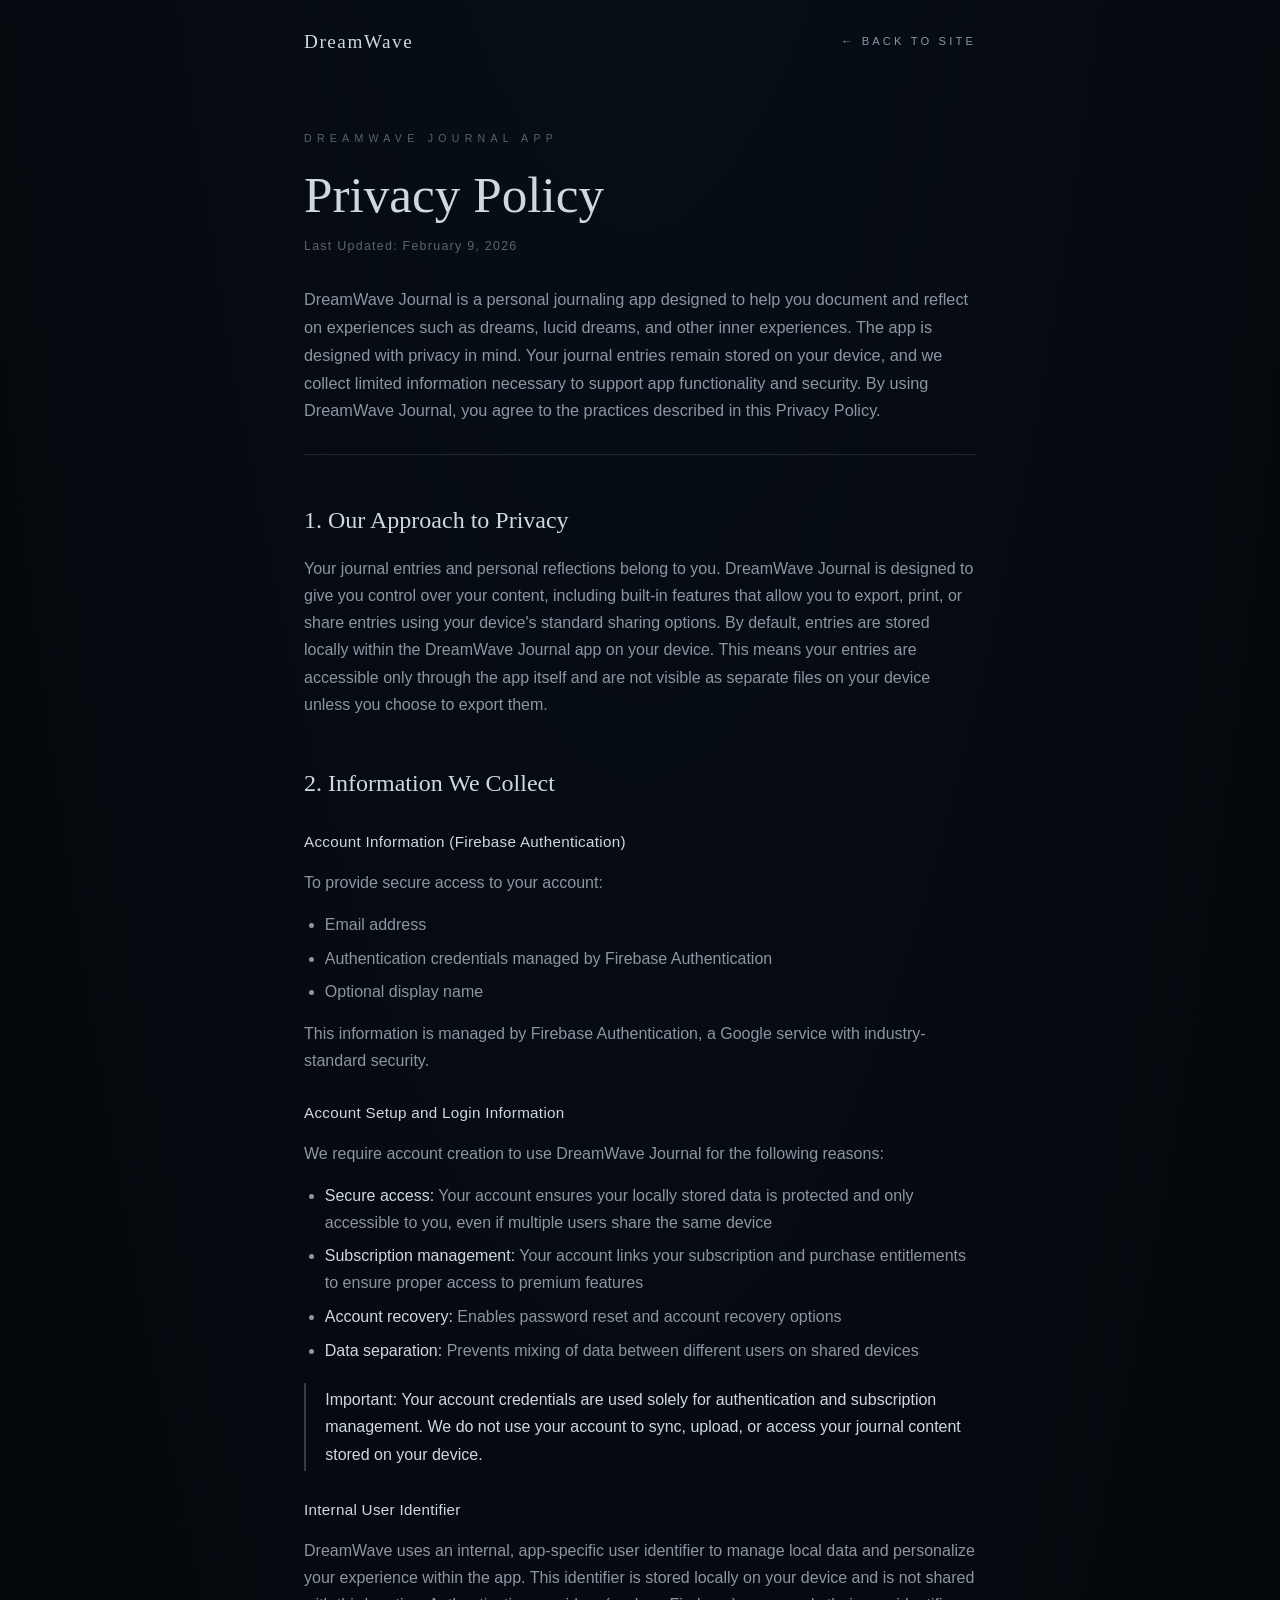
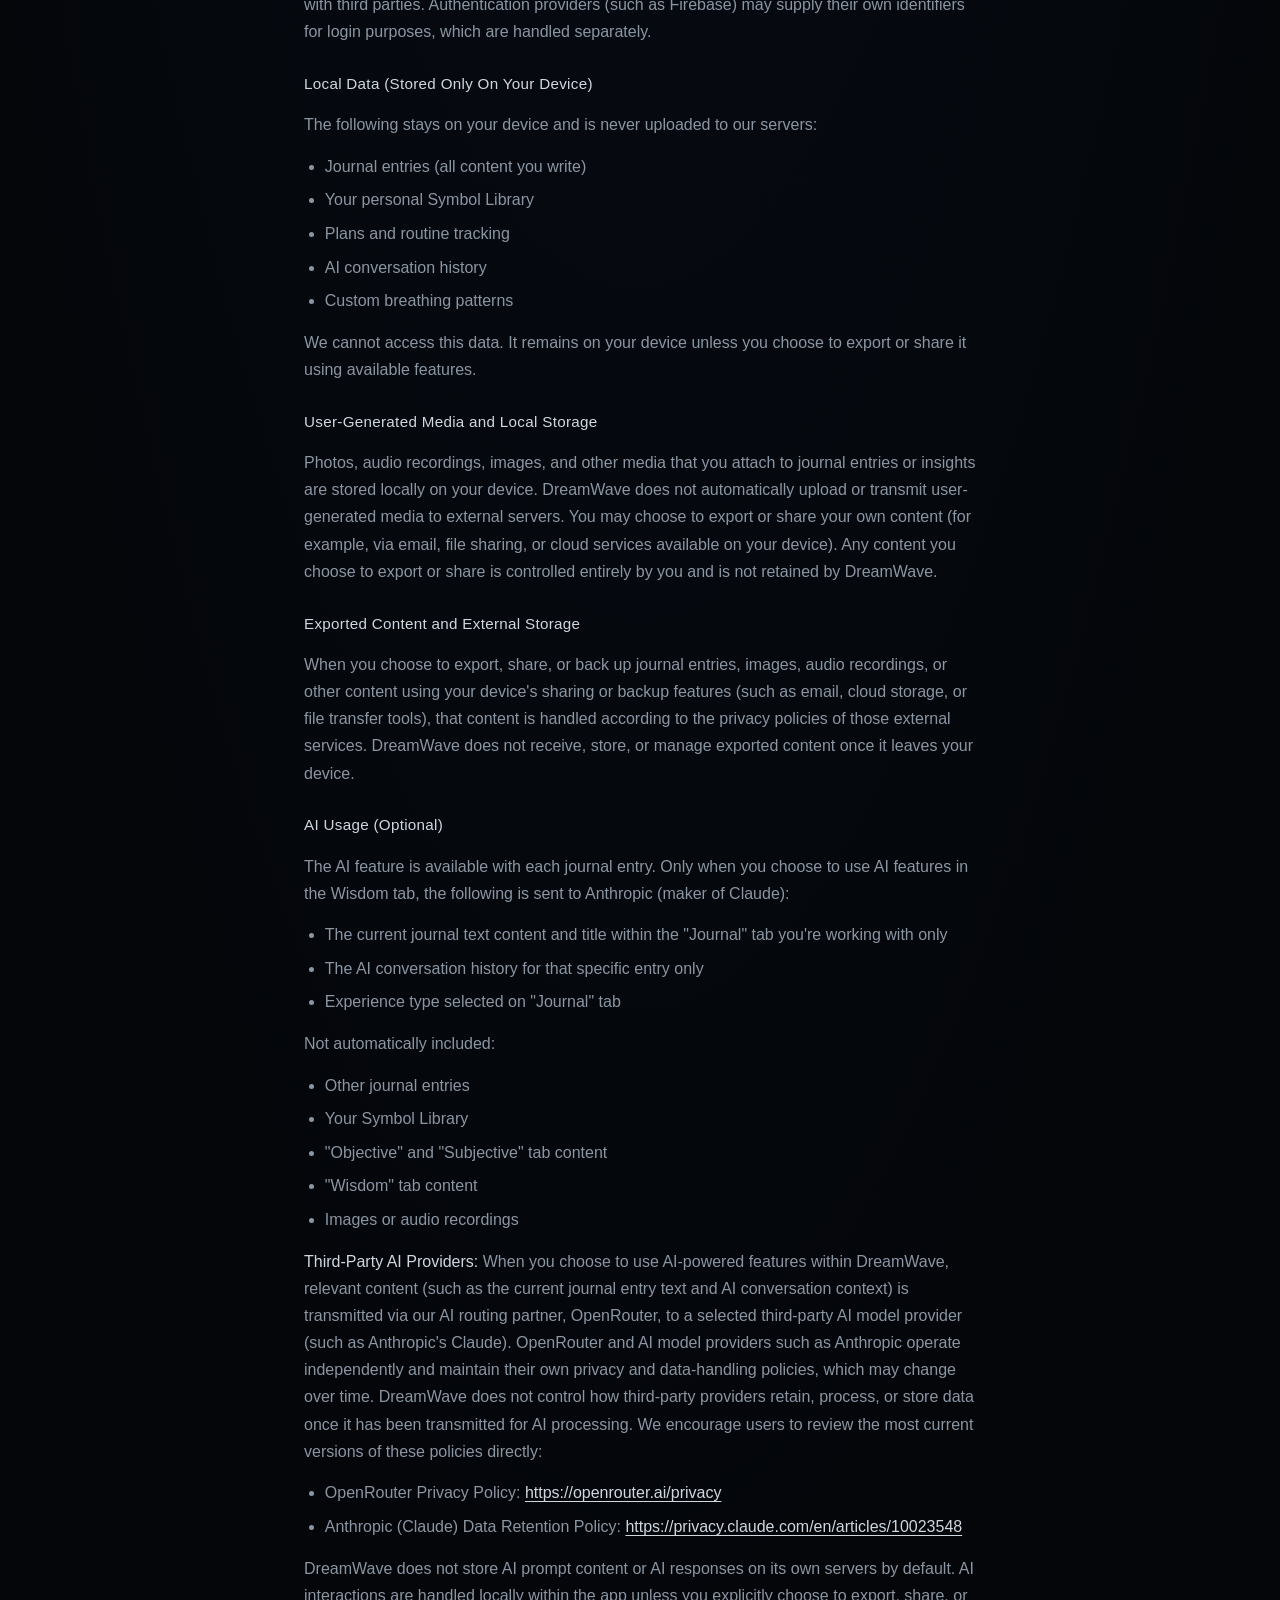
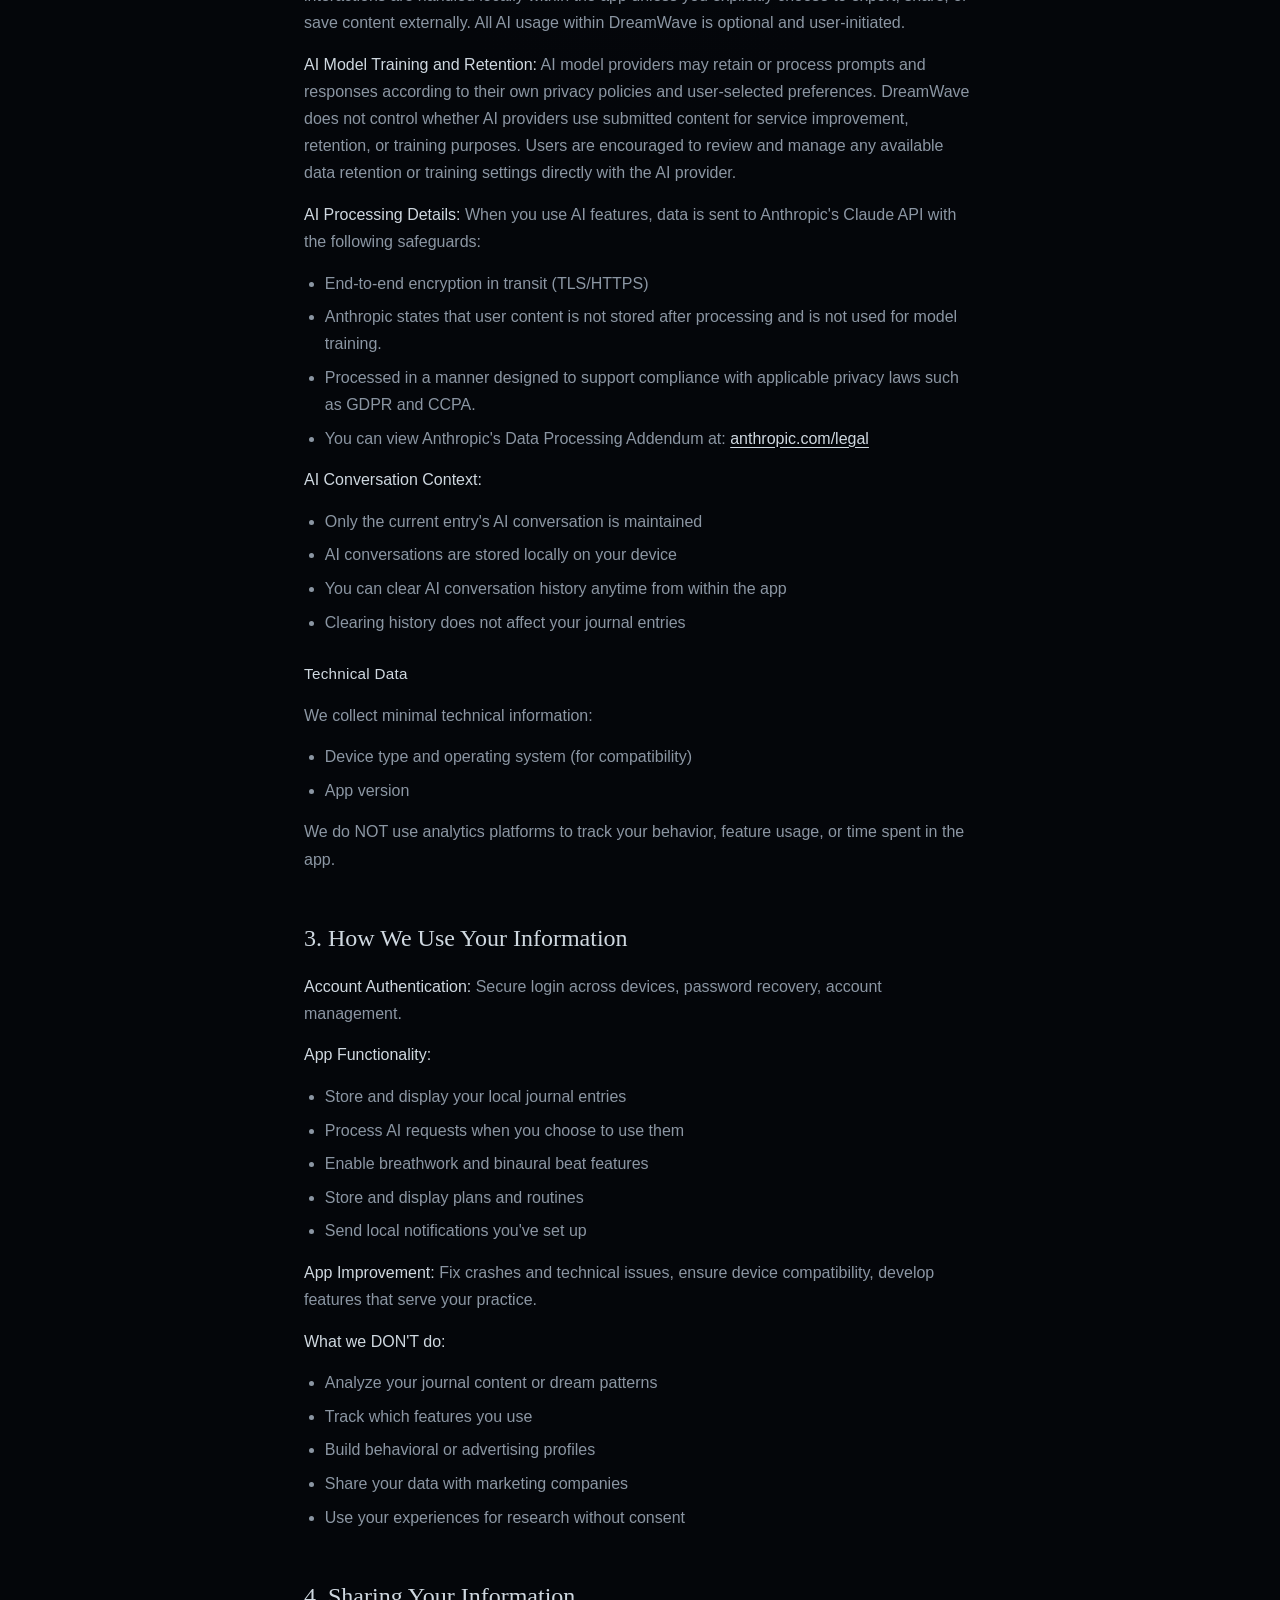
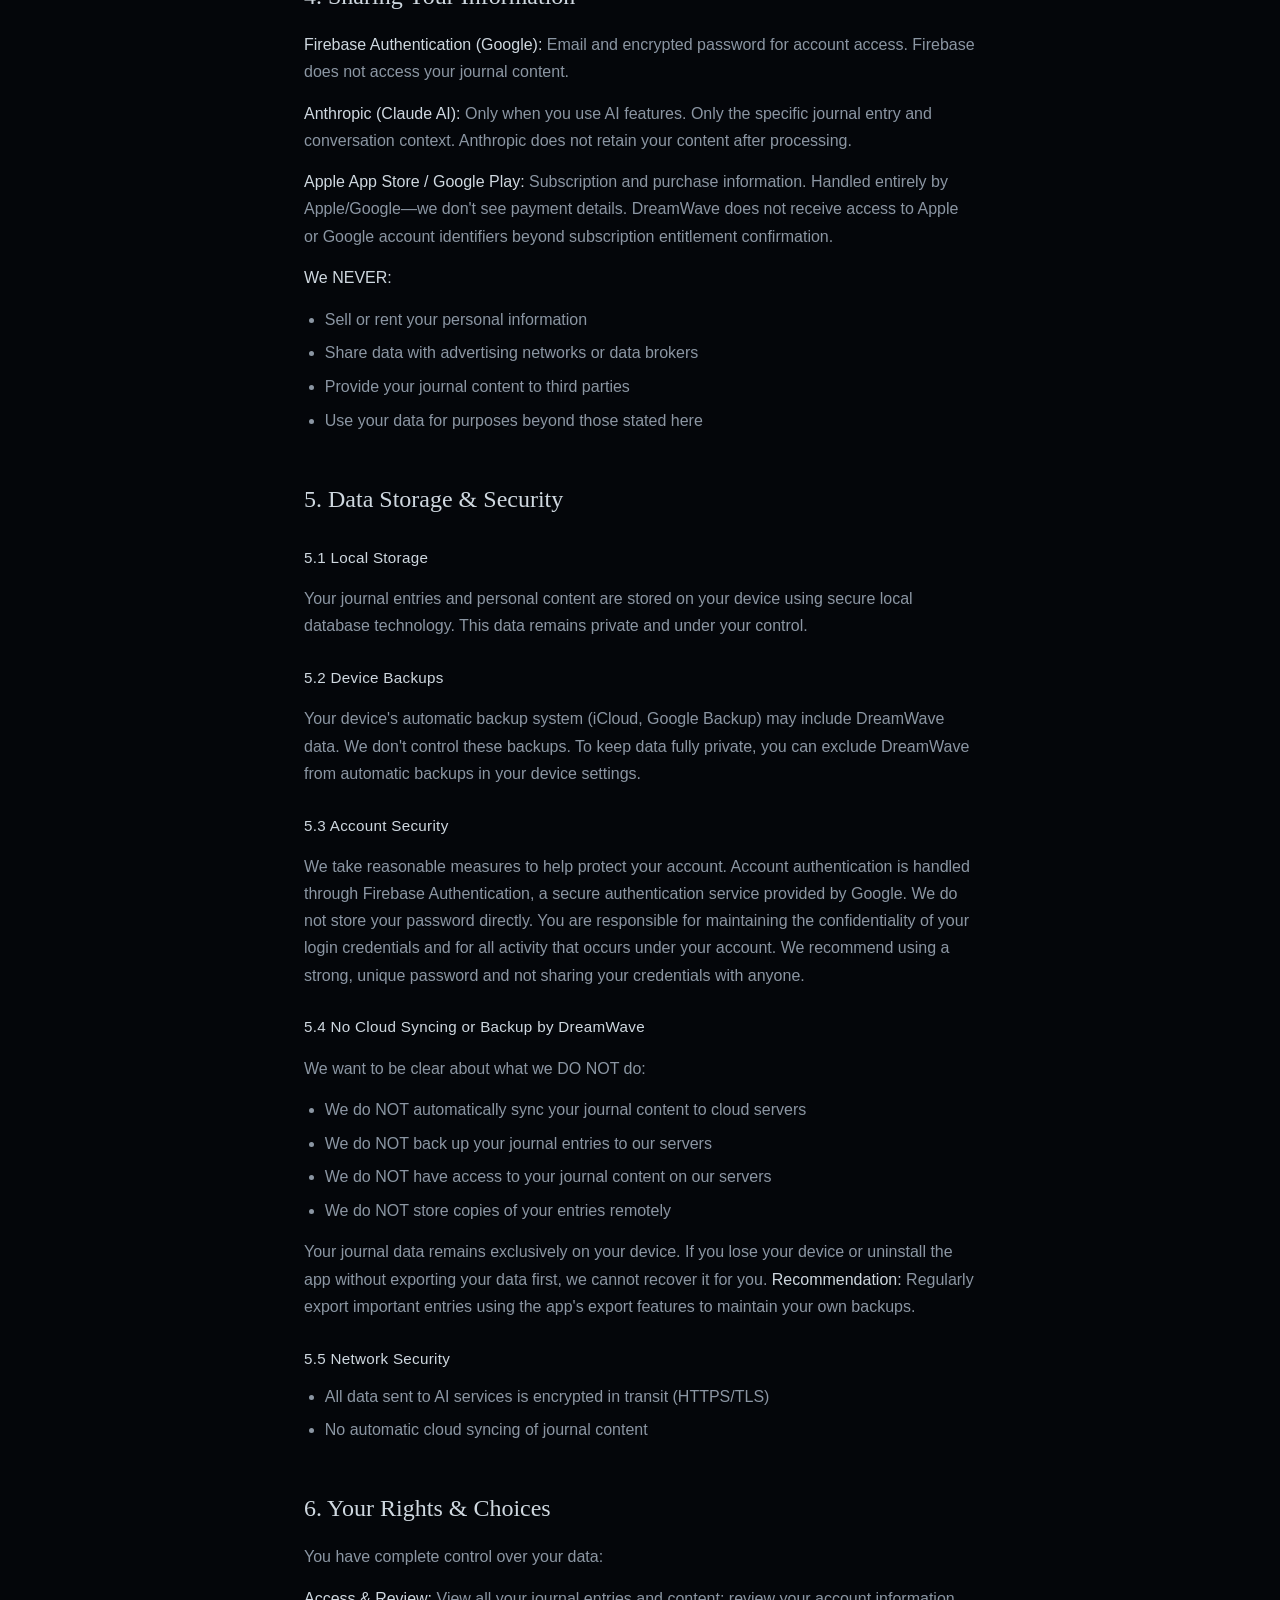
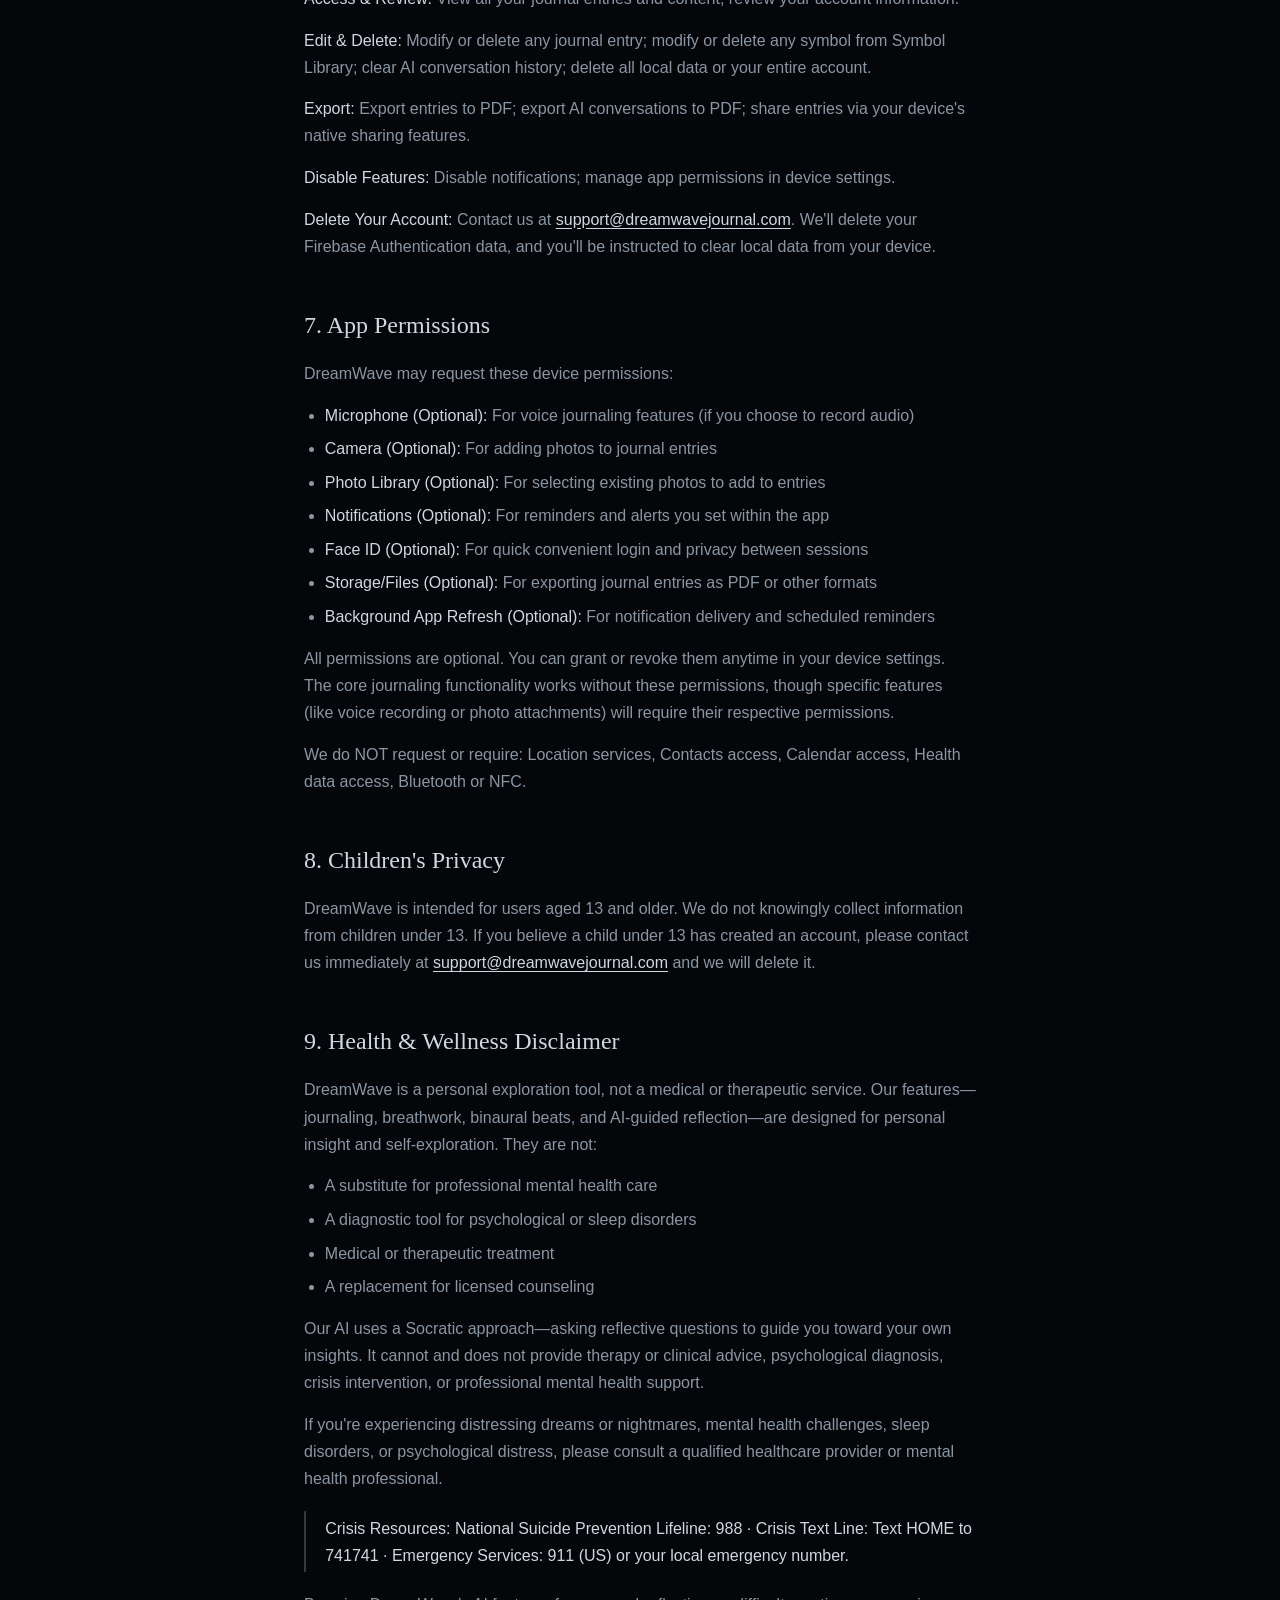
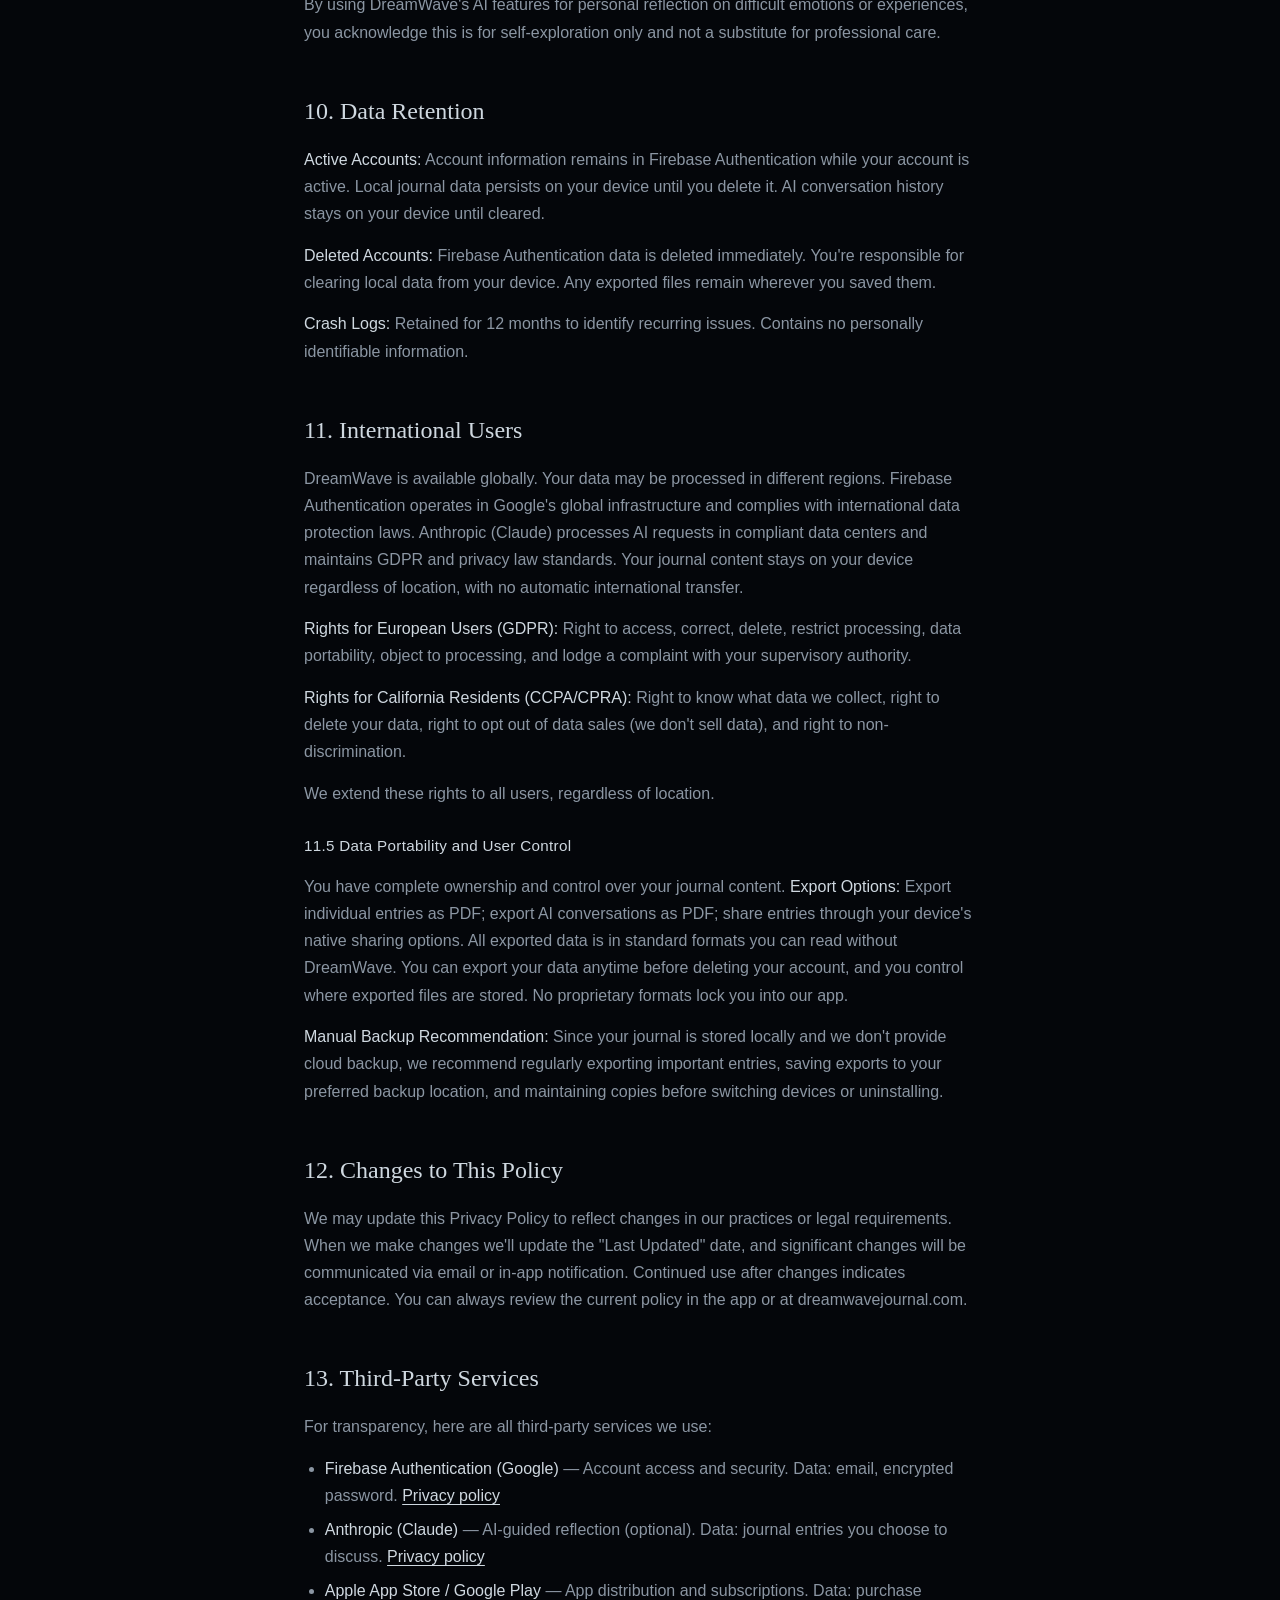
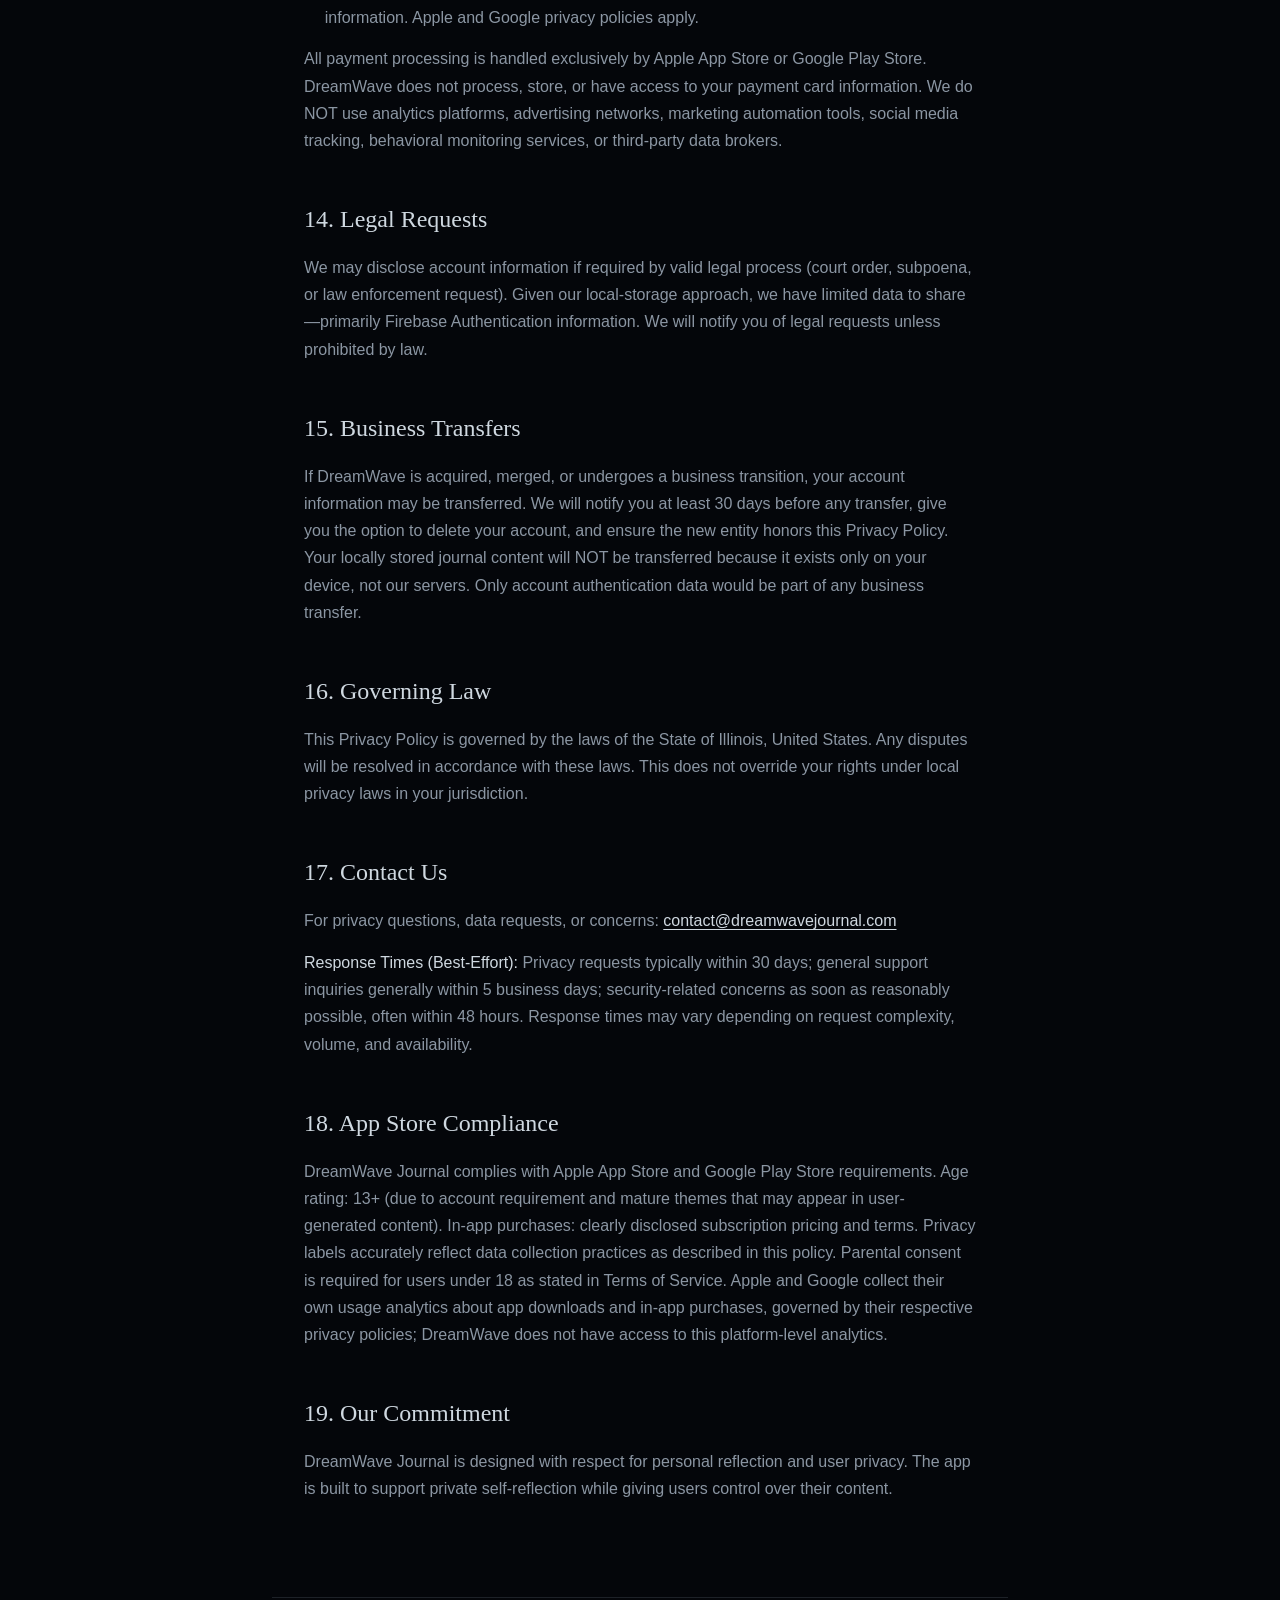
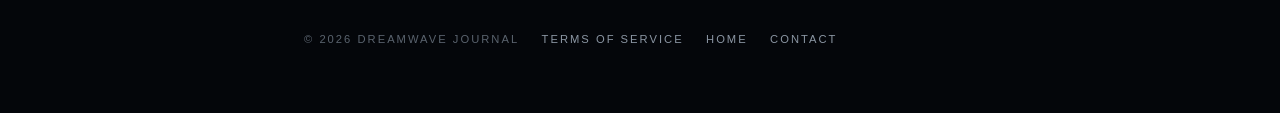
<file: privacy.html>
<!DOCTYPE html>
<html lang="en">
<head>
<meta charset="UTF-8" />
<meta http-equiv="refresh" content="0; url=privacy-policy/" />
<link rel="canonical" href="https://dreamwavejournal.com/privacy-policy/" />
<title>Privacy Policy — DreamWave Journal</title>
</head>
<body>
<p>This page has moved to <a href="privacy-policy/">/privacy-policy/</a>.</p>
</body>
</html>
</file>
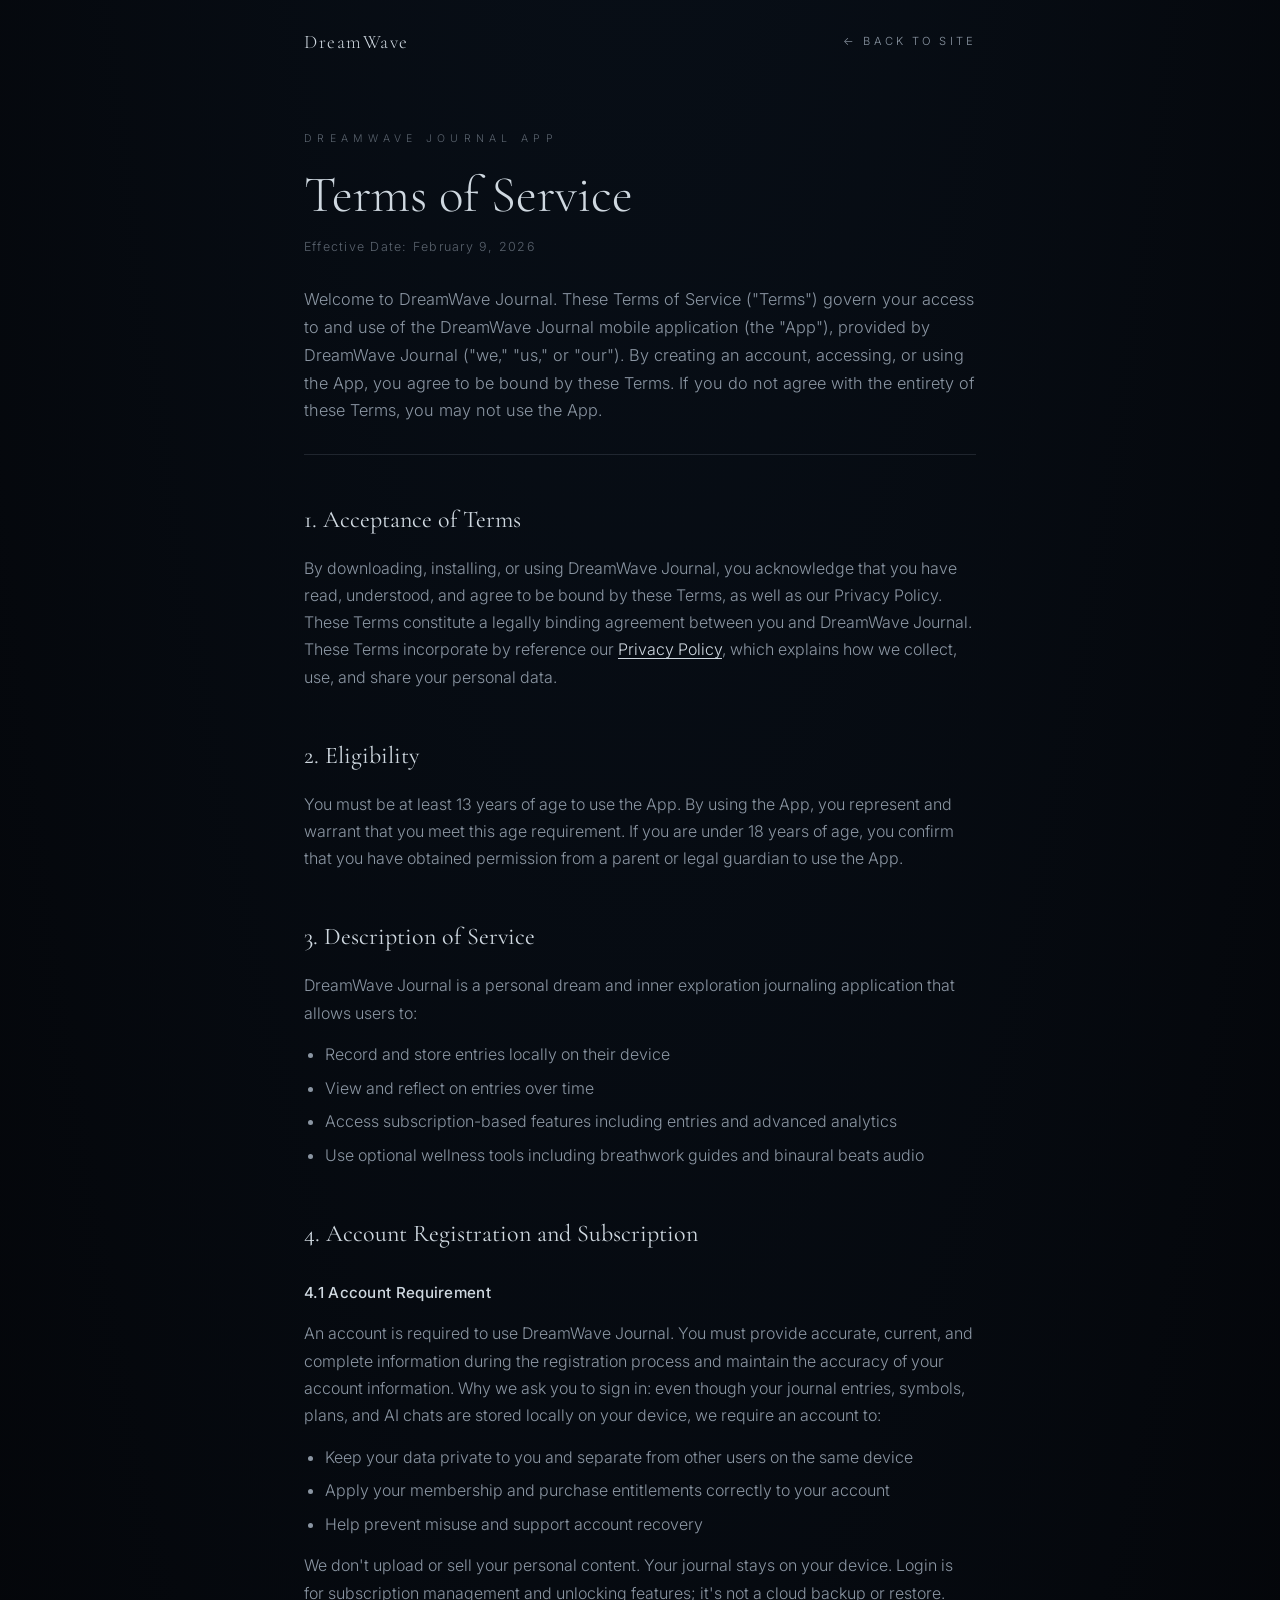
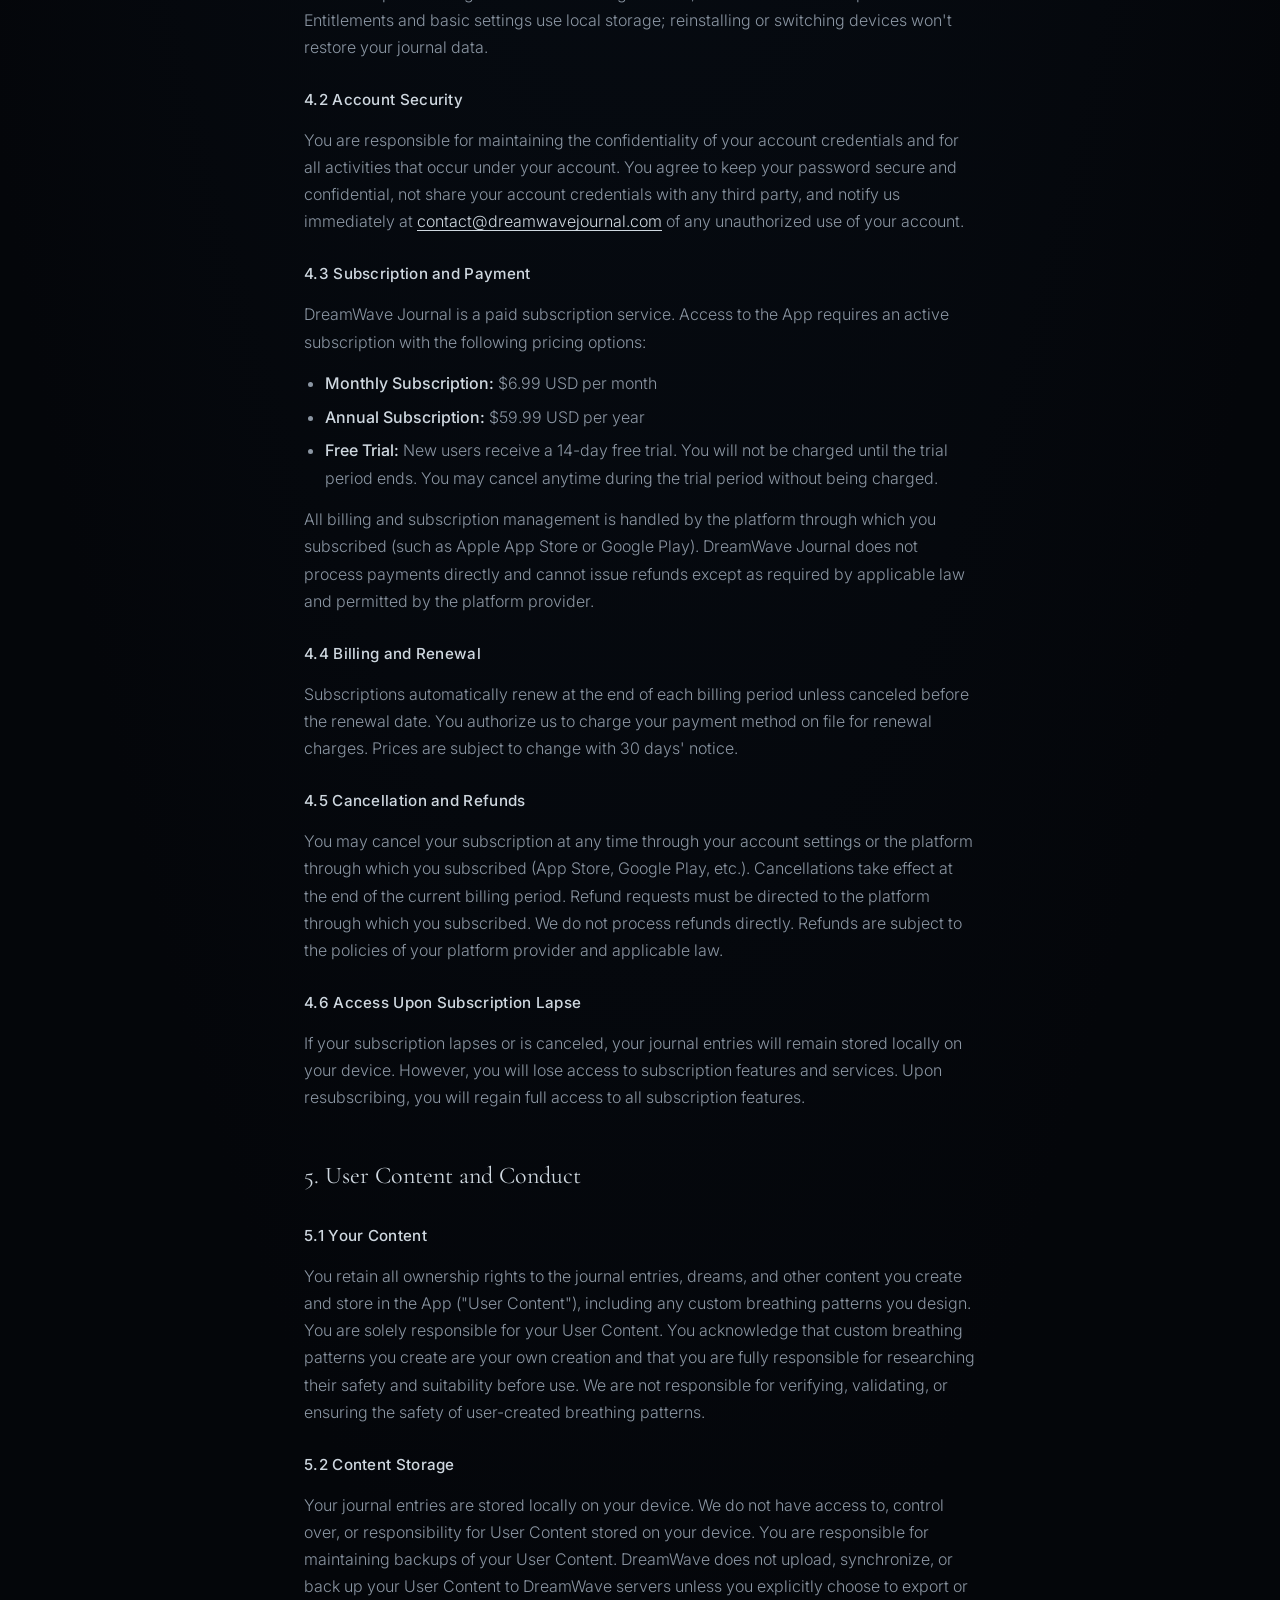
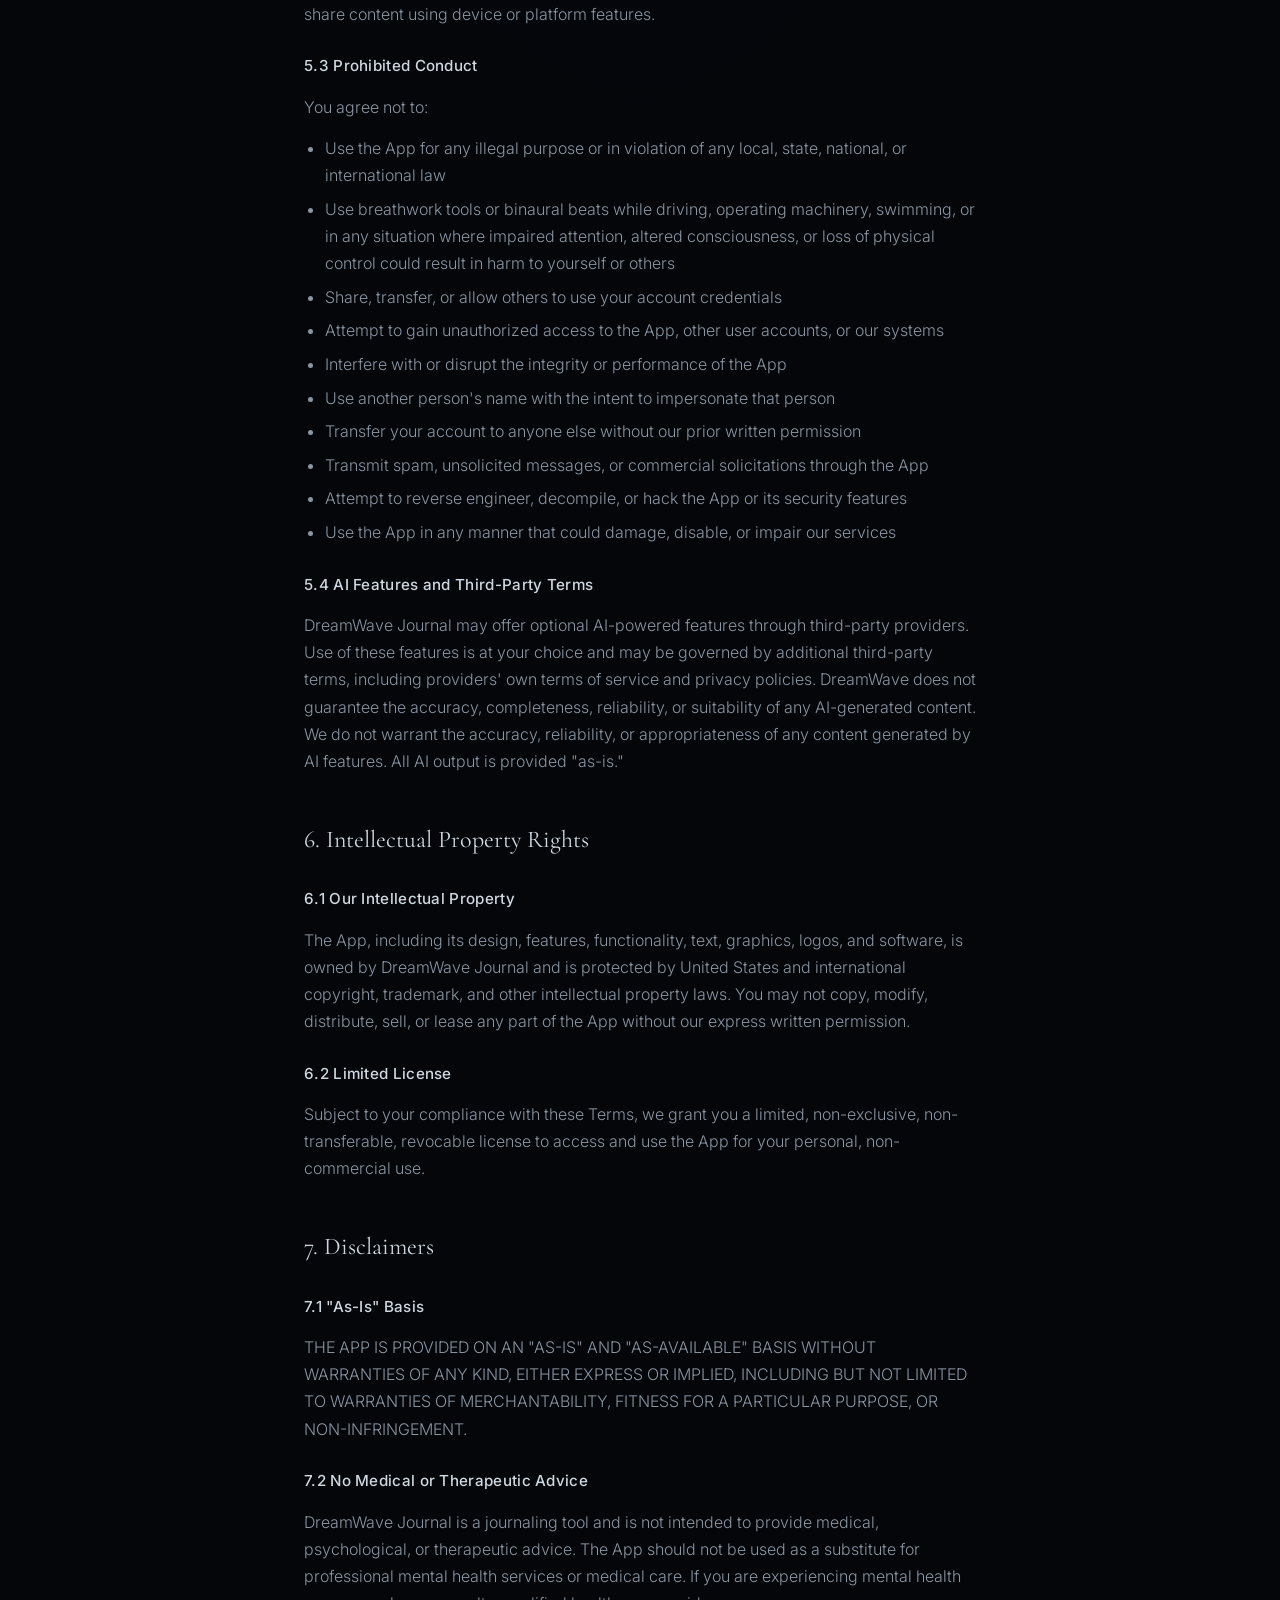
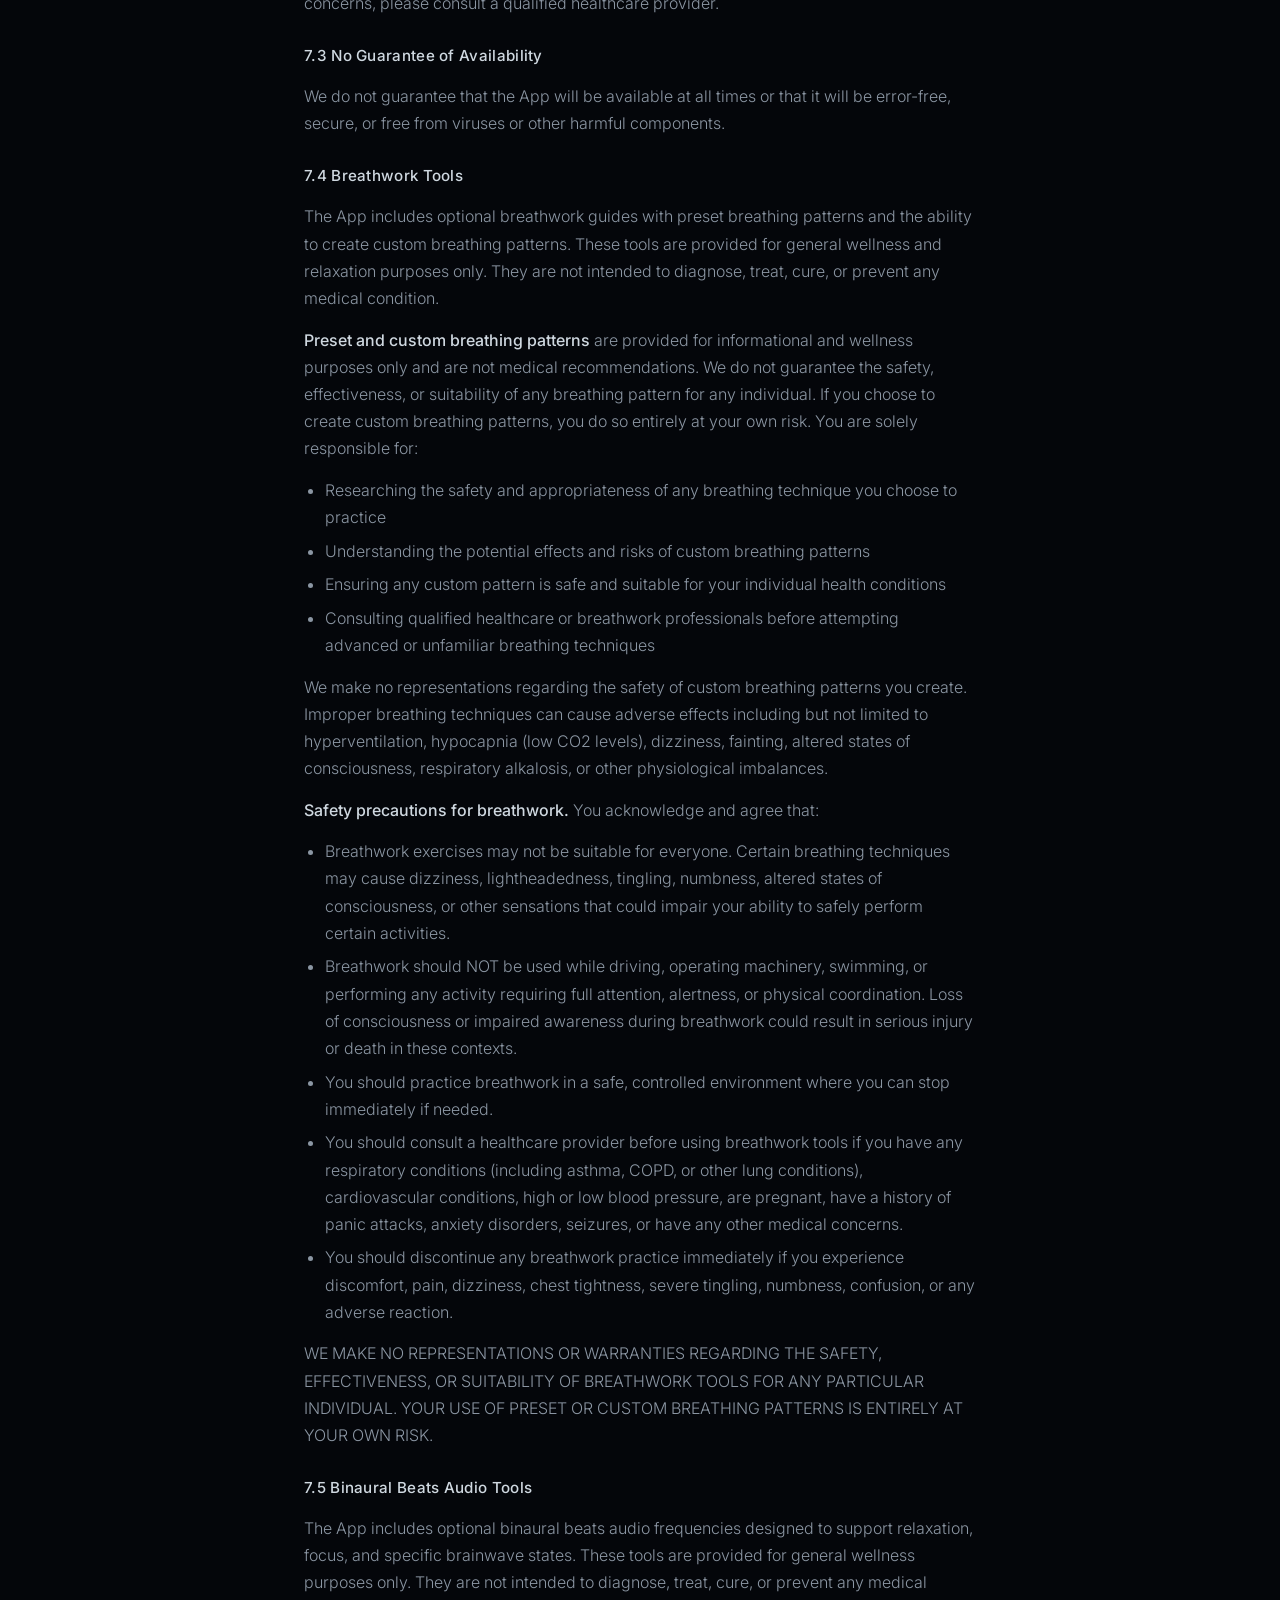
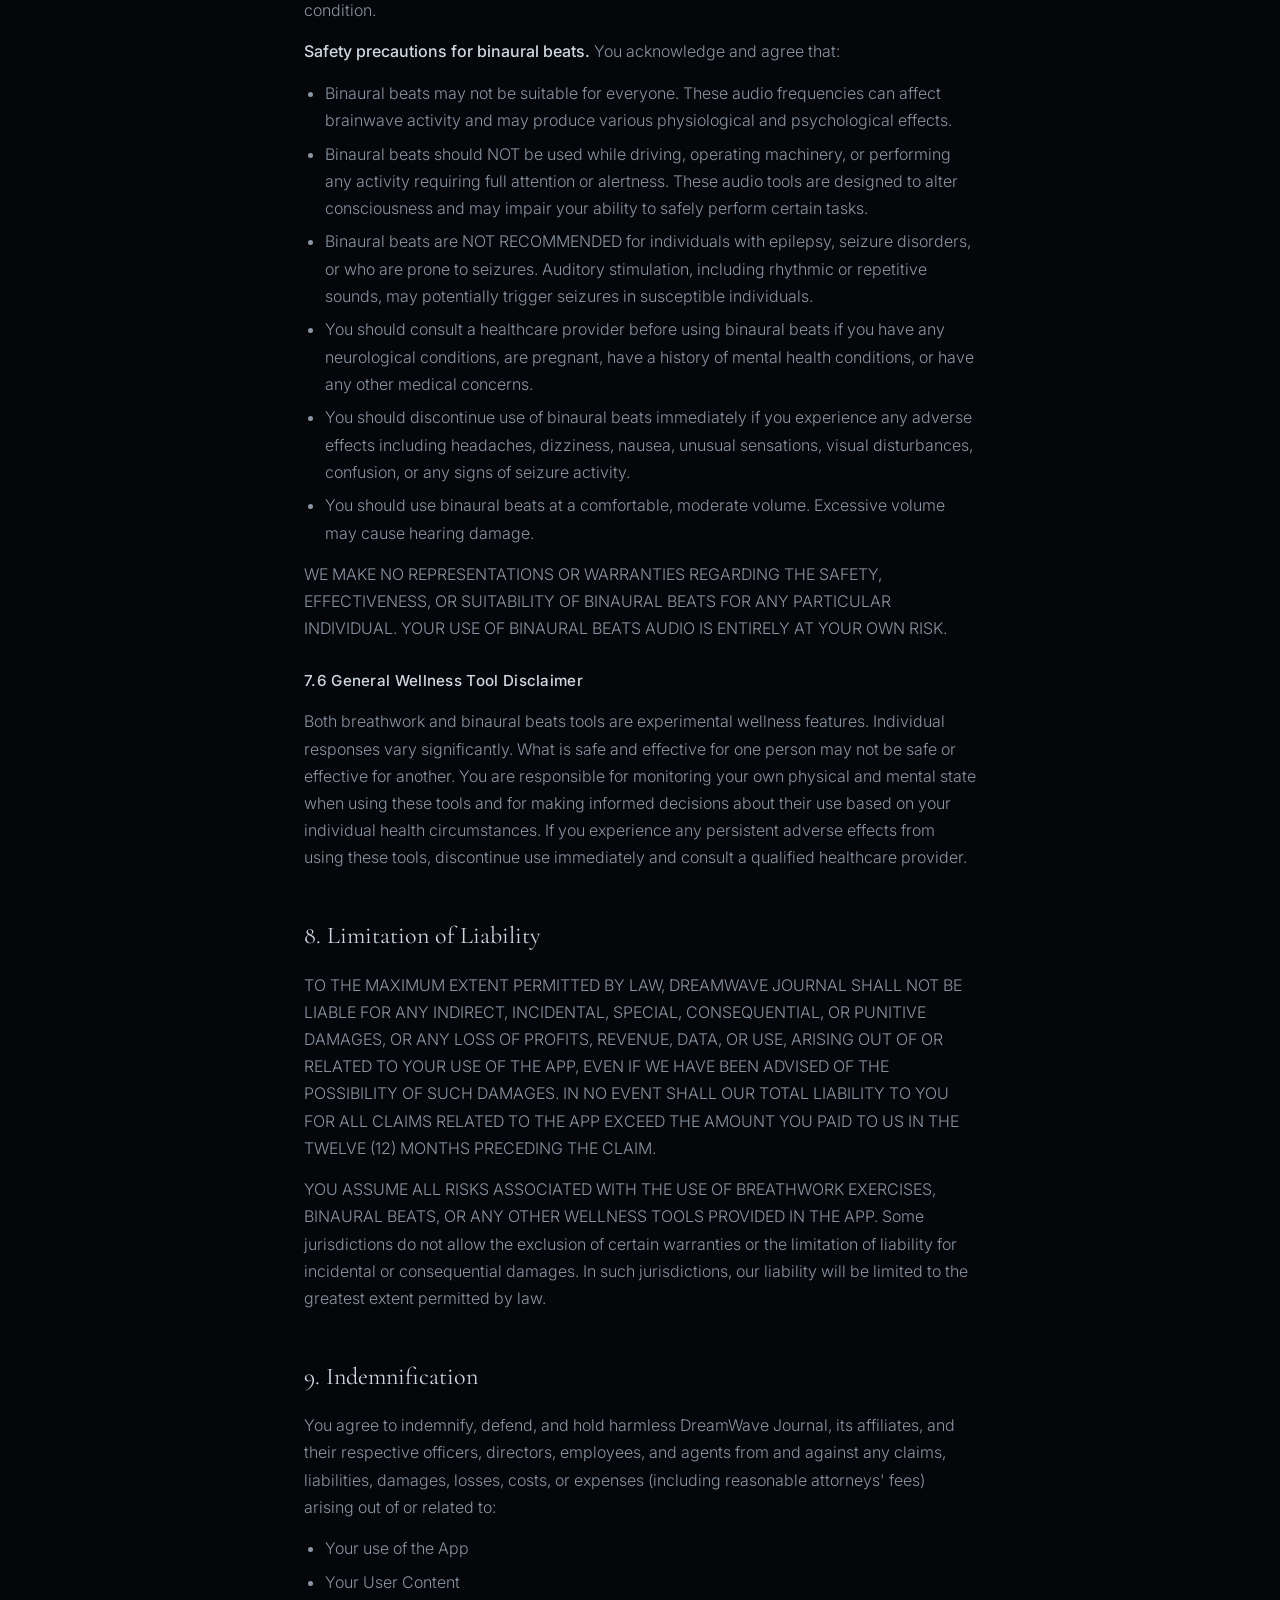
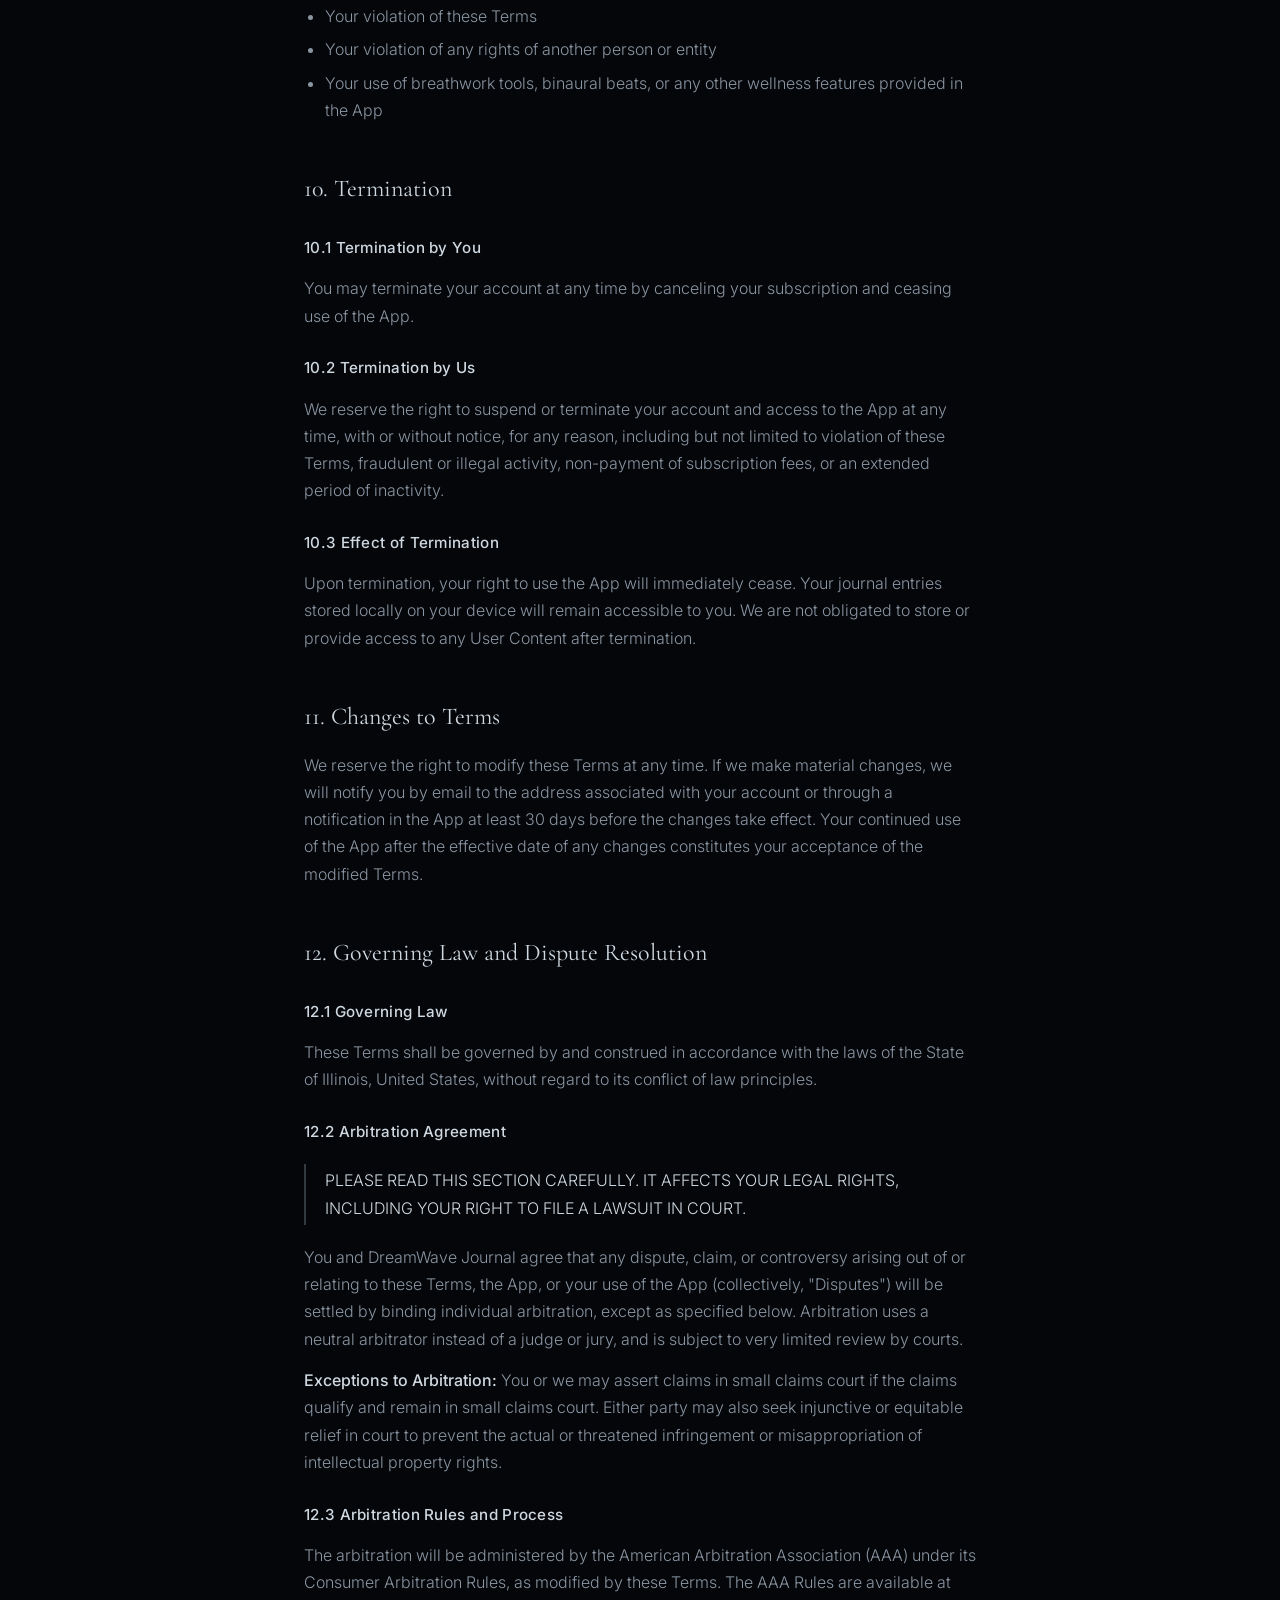
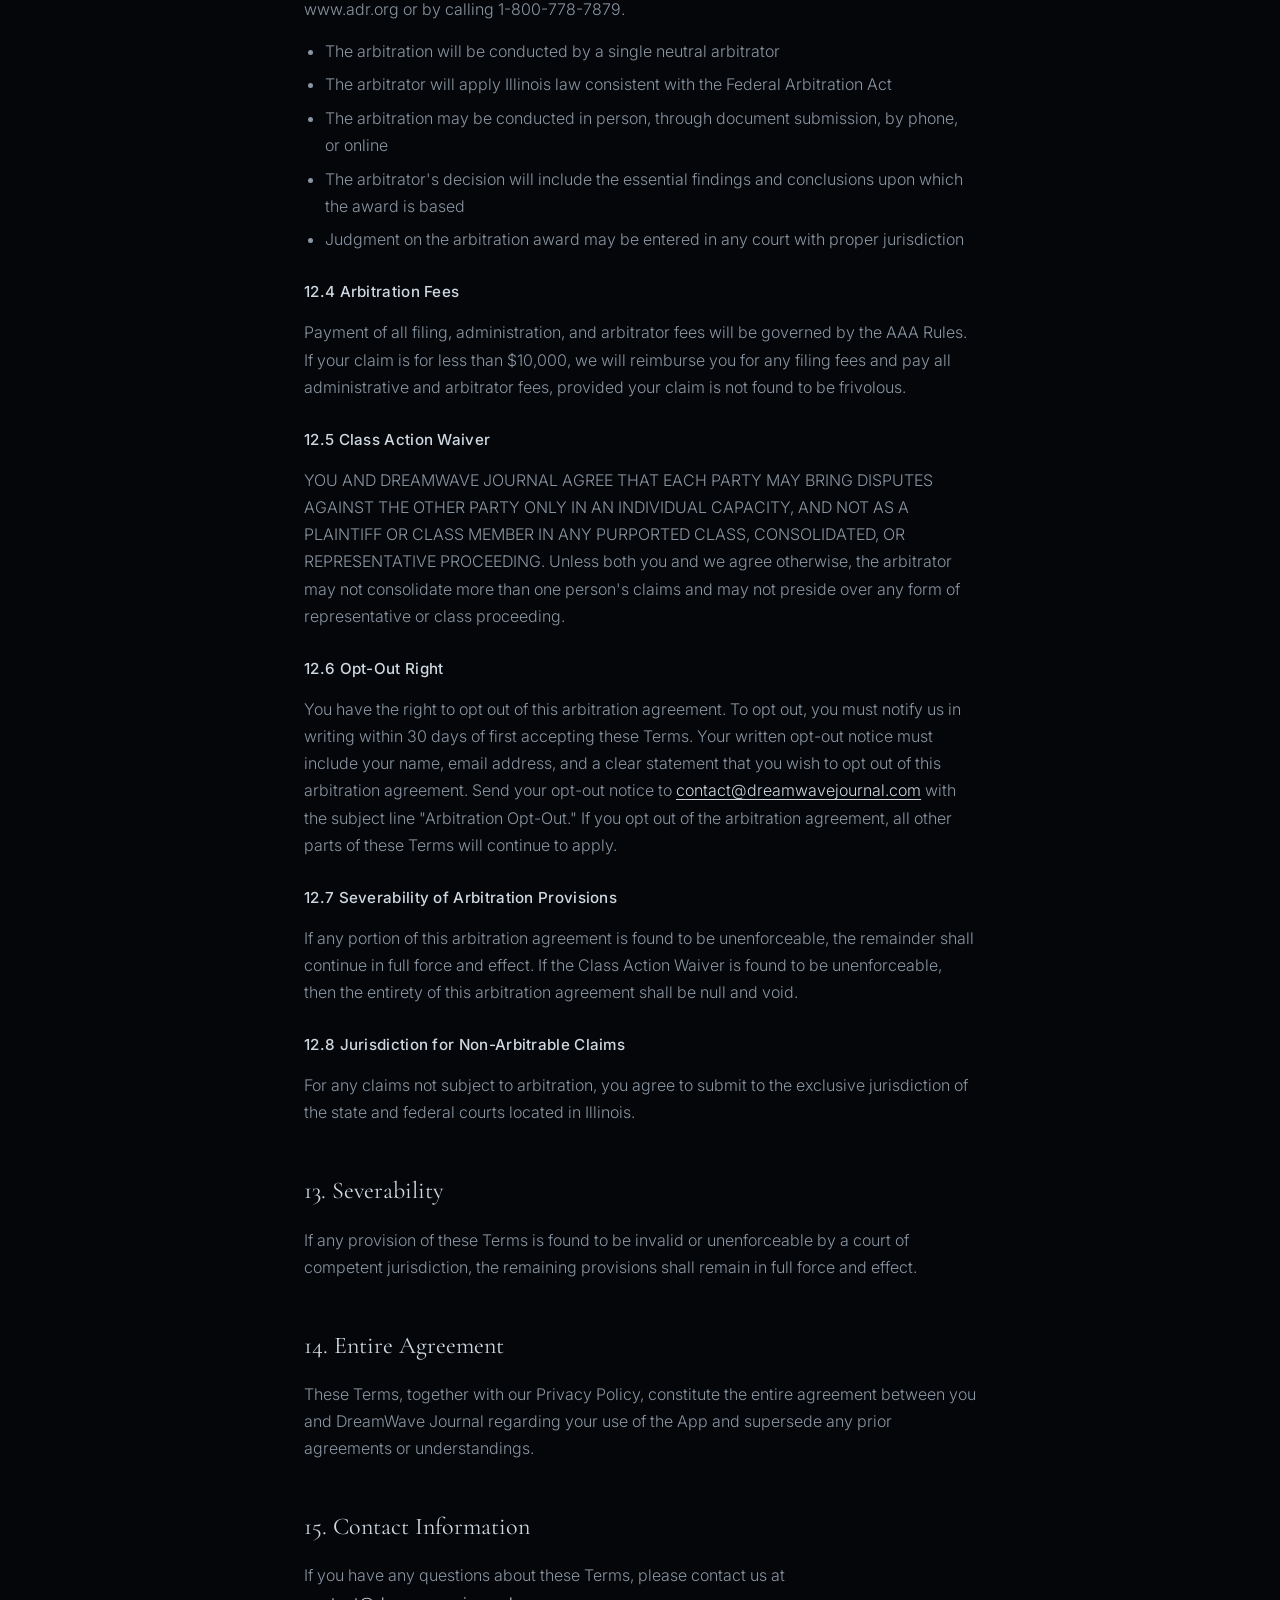
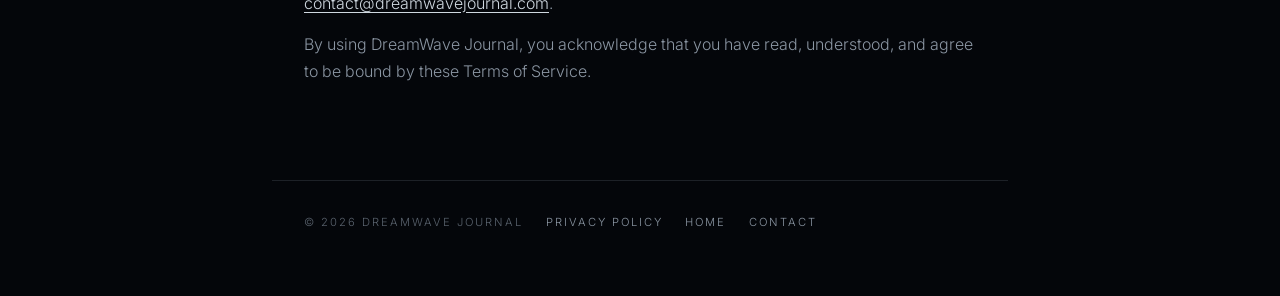
<file: terms.html>
<!DOCTYPE html>
<html lang="en">
<head>
<meta charset="UTF-8" />
<meta http-equiv="refresh" content="0; url=terms-of-service/" />
<link rel="canonical" href="https://dreamwavejournal.com/terms-of-service/" />
<title>Terms of Service — DreamWave Journal</title>
</head>
<body>
<p>This page has moved to <a href="terms-of-service/">/terms-of-service/</a>.</p>
</body>
</html>
</file>
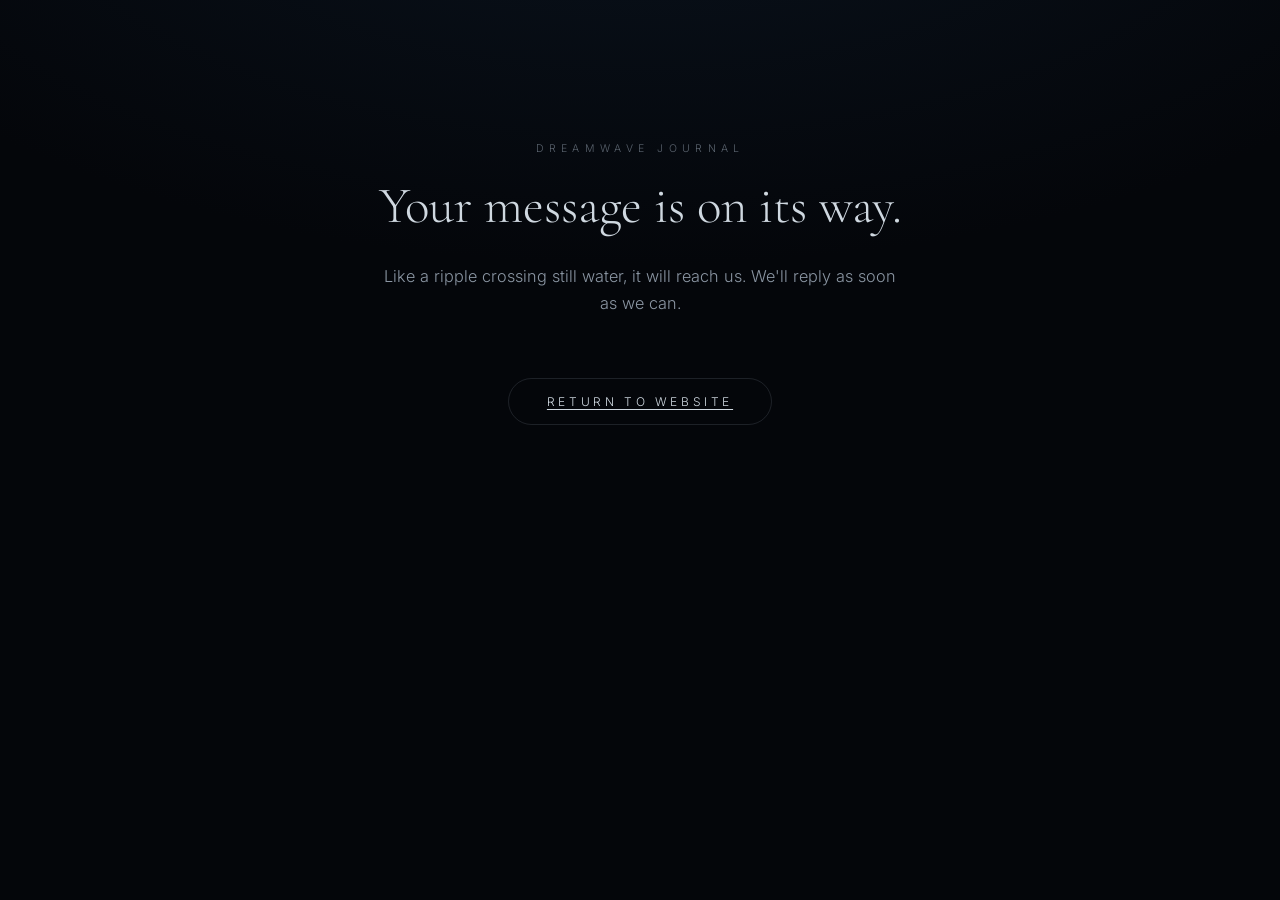
<file: thanks.html>
<!DOCTYPE html>
<html lang="en">
<head>
<meta charset="UTF-8" />
<meta name="viewport" content="width=device-width, initial-scale=1.0" />
<title>Message received — DreamWave Journal</title>
<meta name="robots" content="noindex" />
<link rel="preconnect" href="https://fonts.googleapis.com" />
<link rel="preconnect" href="https://fonts.gstatic.com" crossorigin />
<link href="https://fonts.googleapis.com/css2?family=Cormorant+Garamond:ital,wght@0,300;0,400;0,500;1,400&family=Inter:wght@200;300;400;500&display=swap" rel="stylesheet" />
<style>
  html, body { margin: 0; background: #04060a; color: #8b96a3; }
</style>
<link rel="stylesheet" href="style.css" />
</head>
<body class="legal-page">

<article class="legal thanks-page">
  <p class="kicker">DreamWave Journal</p>
  <h1>Your message is on its way.</h1>
  <p class="lead" style="border-bottom:none; max-width:32rem; margin-left:auto; margin-right:auto;">
    Like a ripple crossing still water, it will reach us.
    We'll reply as soon as we can.
  </p>
  <p style="margin-top:2.5rem;"><a class="btn-ghost" href="index.html">Return to Website</a></p>
</article>

</body>
</html>
</file>
<file: style.css>
/* ============ DreamWave Journal — dark water ============ */

:root {
  --ink: #04060a;
  --mist: #8b96a3;
  --mist-dim: #5a636e;
  --glow: #cfd8e0;
  --line: rgba(160, 175, 190, 0.16);
  --serif: "Cormorant Garamond", Georgia, serif;
  --sans: "Inter", -apple-system, "Helvetica Neue", sans-serif;
  /* water-droplet cursor, hotspot at the tip */
  --droplet: url("data:image/svg+xml;utf8,<svg xmlns='http://www.w3.org/2000/svg' width='26' height='26' viewBox='0 0 26 26'><path d='M13 2 C13 2 6.5 11 6.5 16 a6.5 6.5 0 0 0 13 0 C19.5 11 13 2 13 2 Z' fill='rgba(205,215,225,0.92)'/><ellipse cx='10.6' cy='15.4' rx='1.6' ry='2.6' fill='rgba(255,255,255,0.55)' transform='rotate(-18 10.6 15.4)'/></svg>") 13 2, auto;
}

* { margin: 0; padding: 0; box-sizing: border-box; }

html { scroll-behavior: smooth; }

body {
  background: var(--ink);
  color: var(--mist);
  font-family: var(--sans);
  font-weight: 300;
  line-height: 1.7;
  cursor: var(--droplet);
  overflow-x: hidden;
}

a, button { cursor: var(--droplet); }

::selection { background: rgba(160, 175, 190, 0.25); color: var(--glow); }

/* ---------- water canvas ---------- */
#water {
  position: fixed;
  inset: 0;
  width: 100vw;
  height: 100vh;
  z-index: 0;
  display: block;
}

/* ---------- gate (intro) ---------- */
#gate {
  position: fixed;
  inset: 0;
  z-index: 10;
  display: flex;
  align-items: center;
  justify-content: center;
  text-align: center;
  transition: opacity 1.6s ease, visibility 1.6s;
}
#gate.gone { opacity: 0; visibility: hidden; pointer-events: none; }

.gate-inner { position: relative; padding: 2rem; animation: surface 2.4s ease both; }

/* the falling droplet — the site's opening breath */
#droplet {
  position: fixed;
  left: 50%;
  top: -5vh;
  width: 15px;
  height: 21px;
  margin-left: -7px;
  z-index: 12;
  background: radial-gradient(ellipse 60% 45% at 38% 30%, rgba(235, 242, 248, 0.9), rgba(140, 155, 170, 0.35) 55%, rgba(30, 38, 48, 0.9));
  border-radius: 50% 50% 50% 50% / 58% 58% 42% 42%;
  box-shadow: inset -2px -3px 5px rgba(0, 0, 0, 0.7), 0 0 10px rgba(180, 200, 220, 0.25);
  animation: fall 1.15s cubic-bezier(0.45, 0, 0.9, 0.6) 0.5s both;
  pointer-events: none;
}
@keyframes fall {
  0%   { transform: translateY(0) scaleY(1); opacity: 0; }
  12%  { opacity: 1; }
  85%  { transform: translateY(55vh) scaleY(1.15); opacity: 1; }
  100% { transform: translateY(57vh) scaleY(0.35); opacity: 0; }
}

@keyframes surface {
  from { opacity: 0; transform: translateY(14px); filter: blur(6px); }
  to   { opacity: 1; transform: none; filter: none; }
}

/* the app's glowing circle logo, hovering above the title */
.gate-logo {
  display: block;
  width: clamp(72px, 12vw, 100px);
  height: auto;
  margin: 0 auto 1.8rem;
  border-radius: 50%;
  box-shadow: 0 0 45px rgba(45, 90, 220, 0.45), 0 0 90px rgba(45, 90, 220, 0.2);
  animation: breathe 5s ease-in-out infinite;
}

.gate-title {
  font-family: var(--serif);
  font-weight: 300;
  font-size: clamp(3rem, 9vw, 6.5rem);
  color: var(--glow);
  letter-spacing: 0.04em;
  line-height: 1;
  text-shadow: 0 0 60px rgba(150, 170, 190, 0.25);
}
.gate-title span {
  display: block;
  font-size: 0.32em;
  letter-spacing: 0.75em;
  text-transform: uppercase;
  color: var(--mist);
  margin-top: 1rem;
  margin-left: 0.4em;
}

.gate-sub {
  margin-top: 2rem;
  font-size: 0.64rem;
  letter-spacing: 0.26em;
  text-transform: uppercase;
  color: #3f4750;
}

@keyframes breathe {
  0%, 100% { opacity: 0.45; }
  50% { opacity: 0.9; }
}

#enter-btn {
  margin-top: 3rem;
  background: transparent;
  color: var(--glow);
  border: 1px solid rgba(180, 195, 210, 0.35);
  border-radius: 999px;
  padding: 0.9rem 3.4rem;
  font-family: var(--sans);
  font-size: 0.8rem;
  font-weight: 400;
  letter-spacing: 0.4em;
  text-indent: 0.4em; /* optically center the tracked text */
  text-transform: uppercase;
  transition: background 0.6s, box-shadow 0.6s, border-color 0.6s;
}
#enter-btn:hover {
  background: rgba(150, 170, 190, 0.08);
  border-color: rgba(200, 215, 230, 0.7);
  box-shadow: 0 0 40px rgba(140, 160, 180, 0.18), inset 0 0 20px rgba(140, 160, 180, 0.08);
}

/* ---------- main site ---------- */
#site {
  position: relative;
  z-index: 5;
  opacity: 0;
  visibility: hidden;
  transition: opacity 2s ease;
}
#site.awake { opacity: 1; visibility: visible; }

.topnav {
  position: sticky;
  top: 0;
  z-index: 6;
  display: flex;
  align-items: center;
  justify-content: space-between;
  padding: 1.4rem clamp(1.5rem, 6vw, 5rem);
  background: linear-gradient(rgba(4, 6, 10, 0.85), rgba(4, 6, 10, 0));
  backdrop-filter: blur(2px);
}
.brand {
  font-family: var(--serif);
  font-size: 1.25rem;
  color: var(--glow);
  letter-spacing: 0.08em;
}
.navlinks { display: flex; gap: 2.2rem; align-items: center; }
.navlinks a {
  color: var(--mist);
  text-decoration: none;
  font-size: 0.72rem;
  letter-spacing: 0.28em;
  text-transform: uppercase;
  transition: color 0.4s;
}
.navlinks a:hover { color: var(--glow); }
.nav-cta {
  border: 1px solid var(--line);
  border-radius: 999px;
  padding: 0.45rem 1.3rem;
}

/* hero */
.hero {
  min-height: 92vh;
  display: flex;
  flex-direction: column;
  justify-content: center;
  align-items: center;
  text-align: center;
  padding: 0 clamp(1.5rem, 8vw, 6rem);
}

.kicker {
  font-size: 0.68rem;
  letter-spacing: 0.5em;
  text-transform: uppercase;
  color: var(--mist-dim);
  margin-bottom: 1.4rem;
}

.hero-logo {
  display: block;
  width: clamp(72px, 12vw, 100px);
  height: auto;
  margin: 0 auto 1.8rem;
  border-radius: 50%;
  box-shadow: 0 0 45px rgba(45, 90, 220, 0.45), 0 0 90px rgba(45, 90, 220, 0.2);
  animation: breathe 5s ease-in-out infinite;
}

.hero h2, .section h3 {
  font-family: var(--serif);
  font-weight: 300;
  color: var(--glow);
  line-height: 1.15;
}
.hero h2 { font-size: clamp(2.4rem, 6vw, 4.6rem); }
.hero h2 em, .section h3 em { font-style: italic; }

.lede {
  max-width: 44rem;
  margin-top: 1.8rem;
  font-size: clamp(1rem, 1.6vw, 1.15rem);
  color: var(--mist);
}

.hero-actions {
  display: flex;
  gap: 1.2rem;
  margin-top: 2.8rem;
  flex-wrap: wrap;
  justify-content: center;
}

.btn-solid, .btn-ghost {
  text-decoration: none;
  font-size: 0.75rem;
  letter-spacing: 0.3em;
  text-transform: uppercase;
  padding: 0.95rem 2.4rem;
  border-radius: 999px;
  transition: all 0.5s;
}
.btn-solid {
  color: var(--ink);
  background: var(--glow);
  font-weight: 500;
}
.btn-solid:hover { box-shadow: 0 0 50px rgba(170, 190, 210, 0.35); }
.btn-ghost {
  color: var(--mist);
  border: 1px solid var(--line);
}
.btn-ghost:hover { color: var(--glow); border-color: rgba(200, 215, 230, 0.5); }

/* Store icons inside the hero buttons */
.hero-actions .btn-solid, .hero-actions .btn-ghost {
  display: inline-flex;
  align-items: center;
  justify-content: center;
  gap: 0.6rem;
}
.btn-icon {
  width: 1.15em;
  height: 1.15em;
  flex-shrink: 0;
}
.btn-soon { cursor: default; opacity: 0.75; }
.btn-soon:hover { color: var(--mist); border-color: var(--line); }

.scroll-hint { margin-top: 5rem; }
.scroll-hint span {
  display: block;
  width: 1px;
  height: 56px;
  background: linear-gradient(var(--mist-dim), transparent);
  animation: sink 2.6s ease-in-out infinite;
}
@keyframes sink {
  0% { transform: translateY(0); opacity: 0; }
  30% { opacity: 1; }
  100% { transform: translateY(18px); opacity: 0; }
}

/* sections */
.section {
  max-width: 68rem;
  margin: 0 auto;
  padding: clamp(6rem, 14vh, 10rem) clamp(1.5rem, 6vw, 4rem);
}
.section h3 { font-size: clamp(1.8rem, 3.6vw, 2.8rem); margin-bottom: 2.4rem; }

.cols {
  display: grid;
  grid-template-columns: repeat(auto-fit, minmax(280px, 1fr));
  gap: 2.5rem;
  font-size: 1rem;
}

/* "Why this exists" — centered, larger title over the three columns */
#sanctuary .kicker { text-align: center; }
#sanctuary h3 {
  text-align: center;
  font-size: clamp(2.6rem, 6vw, 4.4rem);
  margin-bottom: 3rem;
}

/* "Why this exists" — stacked on narrow screens, three even columns on wide.
   Skips the two-across stage that would orphan the third paragraph. */
.reason-cols {
  display: grid;
  grid-template-columns: 1fr;
  gap: 2.5rem;
  margin-top: 1rem;
  font-size: 1rem;
}
@media (min-width: 900px) {
  .reason-cols { grid-template-columns: repeat(3, 1fr); }
}

/* steps */
.steps {
  display: grid;
  grid-template-columns: repeat(auto-fit, minmax(240px, 1fr));
  gap: 2rem;
  margin-top: 1rem;
}
.step {
  border-top: 1px solid var(--line);
  padding-top: 1.6rem;
}
.step-num {
  font-family: var(--serif);
  font-size: 0.9rem;
  color: var(--mist-dim);
  letter-spacing: 0.2em;
}
.step h4, .card h4 {
  font-family: var(--serif);
  font-weight: 400;
  font-size: 1.35rem;
  color: var(--glow);
  margin: 0.7rem 0 0.6rem;
}
.step p, .card p { font-size: 0.92rem; color: var(--mist); }

/* feature grid */
.grid {
  display: grid;
  grid-template-columns: repeat(auto-fit, minmax(260px, 1fr));
  gap: 1.4rem;
  margin-top: 1rem;
}
.card {
  border: 1px solid var(--line);
  border-radius: 14px;
  padding: 1.8rem 1.6rem;
  background: rgba(10, 14, 20, 0.45);
  backdrop-filter: blur(3px);
  transition: border-color 0.6s, transform 0.6s, box-shadow 0.6s;
}
.card:hover {
  border-color: rgba(190, 205, 220, 0.4);
  transform: translateY(-4px);
  box-shadow: 0 20px 50px rgba(0, 0, 0, 0.5), 0 0 40px rgba(120, 145, 170, 0.06);
}

/* integration turn-line */
.turn-line {
  margin-top: 2.4rem;
  font-family: var(--serif);
  font-style: italic;
  font-size: clamp(1.3rem, 2.8vw, 1.9rem);
  color: var(--glow);
}

/* review block, nested at the base of the closing section */
.review-block {
  margin-top: 10rem;
  padding-top: 5rem;
  border-top: 1px solid var(--line);
}
.review-stars {
  display: flex;
  justify-content: center;
  align-items: center;
  gap: clamp(0.5rem, 1.6vw, 1rem);
  margin-bottom: 2rem;
}
.review-stars svg {
  width: clamp(2rem, 5vw, 3rem);
  height: clamp(2rem, 5vw, 3rem);
  fill: #2d5adc;
  filter: drop-shadow(0 0 14px rgba(45, 90, 220, 0.55));
}

/* availability banner */
.availability-banner {
  background: rgba(45, 90, 220, 0.08);
  border-top: 1px solid var(--line);
  border-bottom: 1px solid var(--line);
  padding: clamp(1.8rem, 3vw, 2.4rem) clamp(1.5rem, 6vw, 4rem);
}
.banner-content {
  max-width: 68rem;
  margin: 0 auto;
  text-align: center;
}
.banner-text {
  font-size: 0.95rem;
  color: var(--mist);
  line-height: 1.6;
}
.banner-text strong {
  color: var(--glow);
  font-weight: 500;
}

/* closing */
.closing { text-align: center; }
.closing h3 { font-size: clamp(2.2rem, 5vw, 3.6rem); }
.closing .lede { margin-left: auto; margin-right: auto; }
.closing footer {
  margin-top: 7rem;
  padding-top: 2rem;
  border-top: 1px solid var(--line);
  display: flex;
  justify-content: space-between;
  flex-wrap: wrap;
  gap: 1rem;
  font-size: 0.7rem;
  letter-spacing: 0.2em;
  text-transform: uppercase;
  color: var(--mist-dim);
}

/* reveal on scroll */
.reveal {
  opacity: 0;
  transform: translateY(26px);
  transition: opacity 1.2s ease, transform 1.2s ease;
}
.reveal.in { opacity: 1; transform: none; }

@media (max-width: 640px) {
  .navlinks { gap: 1.1rem; }
  .navlinks a { font-size: 0.62rem; letter-spacing: 0.18em; }
}

/* ---------- screenshot carousel ---------- */
.carousel { position: relative; margin-top: 2.5rem; }
.carousel-track {
  display: flex;
  gap: 2rem;
  overflow-x: auto;
  scroll-snap-type: x mandatory;
  scroll-behavior: smooth;
  padding: 0.5rem 0.2rem 1.5rem;
  scrollbar-width: none;
}
.carousel-track::-webkit-scrollbar { display: none; }
.shot {
  flex: 0 0 auto;
  width: 260px;
  scroll-snap-align: center;
  margin: 0;
}
.phone {
  aspect-ratio: 9 / 19;
  border-radius: 30px;
  border: 1px solid rgba(170, 185, 200, 0.18);
  background: linear-gradient(160deg, #0c131c, #05080d);
  box-shadow: 0 24px 60px rgba(0, 0, 0, 0.55), inset 0 0 30px rgba(120, 145, 170, 0.05);
  overflow: hidden;
  position: relative;
}
.phone img {
  width: 100%;
  height: 100%;
  object-fit: cover;
  display: block;
}
/* graceful placeholder until a screenshot is dropped in */
.phone img[src$=".png"]:not([src]),
.phone::after {
  content: "screenshot";
  position: absolute;
  inset: 0;
  display: flex;
  align-items: center;
  justify-content: center;
  font-size: 0.62rem;
  letter-spacing: 0.3em;
  text-transform: uppercase;
  color: var(--mist-dim);
  z-index: -1;
}
.shot figcaption {
  margin-top: 1.3rem;
  font-size: 0.9rem;
  color: var(--mist);
  line-height: 1.55;
}
.shot figcaption strong {
  display: block;
  font-family: var(--serif);
  font-weight: 400;
  font-size: 1.25rem;
  color: var(--glow);
  margin-bottom: 0.4rem;
}
.carousel-nav {
  display: flex;
  gap: 0.8rem;
  justify-content: flex-end;
  margin-top: 0.5rem;
}
.carousel-nav button {
  width: 46px;
  height: 46px;
  border-radius: 50%;
  border: 1px solid var(--line);
  background: transparent;
  color: var(--mist);
  font-size: 1.4rem;
  line-height: 1;
  transition: color 0.4s, border-color 0.4s;
}
.carousel-nav button:hover { color: var(--glow); border-color: rgba(200, 215, 230, 0.5); }

/* ---------- journal: multi-tab list ---------- */
.tab-list {
  list-style: none;
  margin: 0.5rem 0 0;
  padding: 0;
  display: grid;
  grid-template-columns: 1fr;
  gap: 1.3rem;
  max-width: 48rem;
}
@media (min-width: 760px) {
  .tab-list { grid-template-columns: 1fr 1fr; gap: 1.6rem 2.6rem; }
}
.tab-list li {
  border-left: 2px solid rgba(160, 175, 190, 0.28);
  padding-left: 1.35rem;
  font-size: 0.92rem;
  color: var(--mist);
  line-height: 1.6;
}
.tab-list li strong {
  display: block;
  font-family: var(--serif);
  font-weight: 500;
  font-size: 1.5rem;
  color: #e8edf2;
  letter-spacing: 0.01em;
  margin-bottom: 0.55rem;
}

/* ---------- journal: ownership ---------- */
.ownership {
  margin-top: 3.5rem;
  border-top: 1px solid var(--line);
  padding-top: 2.6rem;
}
.ownership h4 {
  font-family: var(--serif);
  font-weight: 400;
  font-size: clamp(1.5rem, 3vw, 2rem);
  color: var(--glow);
  margin: 0 0 1.8rem;
}
.own-list {
  list-style: none;
  margin: 0;
  padding: 0;
  display: grid;
  grid-template-columns: repeat(auto-fit, minmax(240px, 1fr));
  gap: 1.5rem;
}
.own-list li {
  font-size: 0.92rem;
  color: var(--mist);
  line-height: 1.6;
}
.own-list li strong { color: var(--glow); font-weight: 500; }
.own-list a {
  color: var(--mist);
  text-decoration: underline;
  text-underline-offset: 3px;
  transition: color 0.4s;
}
.own-list a:hover { color: var(--glow); }

/* ---------- footer legal links (main site) ---------- */
.closing footer a {
  color: var(--mist);
  text-decoration: none;
  transition: color 0.4s;
}
.closing footer a:hover { color: var(--glow); }
.footer-links { display: flex; gap: 1.4rem; }
.rune {
  display: inline-block;
  margin-left: 0.5em;
  opacity: 0.3;
  text-decoration: none;
  transition: opacity 0.6s, color 0.6s;
}
.rune:hover { opacity: 1; color: var(--glow); }

/* ============ legal pages (Privacy / Terms) ============ */
.legal-page {
  background: radial-gradient(130% 90% at 50% -20%, #0a131e 0%, #04060a 55%);
  min-height: 100vh;
  cursor: auto; /* normal cursor: these pages are for reading */
}
.legal-page a { cursor: pointer; }

.legal-nav {
  display: flex;
  align-items: center;
  justify-content: space-between;
  max-width: 46rem;
  margin: 0 auto;
  padding: 1.6rem clamp(1.4rem, 6vw, 2rem);
}
.legal-nav .brand {
  font-family: var(--serif);
  font-size: 1.2rem;
  color: var(--glow);
  letter-spacing: 0.08em;
  text-decoration: none;
}
.legal-nav .back {
  font-size: 0.7rem;
  letter-spacing: 0.28em;
  text-transform: uppercase;
  color: var(--mist);
  text-decoration: none;
  transition: color 0.4s;
}
.legal-nav .back:hover { color: var(--glow); }

.legal {
  max-width: 46rem;
  margin: 0 auto;
  padding: 2rem clamp(1.4rem, 6vw, 2rem) 5rem;
}
.legal .kicker {
  font-size: 0.66rem;
  letter-spacing: 0.5em;
  text-transform: uppercase;
  color: var(--mist-dim);
  margin-bottom: 1.2rem;
}
.legal h1 {
  font-family: var(--serif);
  font-weight: 300;
  font-size: clamp(2.2rem, 5vw, 3.2rem);
  color: var(--glow);
  line-height: 1.1;
}
.legal .updated {
  margin-top: 0.8rem;
  font-size: 0.78rem;
  letter-spacing: 0.1em;
  color: var(--mist-dim);
}
.legal .lead {
  margin-top: 1.8rem;
  font-size: 1.02rem;
  color: var(--mist);
  padding-bottom: 1.8rem;
  border-bottom: 1px solid var(--line);
}
.legal h2 {
  font-family: var(--serif);
  font-weight: 400;
  font-size: 1.5rem;
  color: var(--glow);
  margin: 2.8rem 0 0.9rem;
}
.legal h3 {
  font-family: var(--sans);
  font-weight: 500;
  font-size: 0.95rem;
  letter-spacing: 0.02em;
  color: var(--glow);
  margin: 1.6rem 0 0.6rem;
}
.legal p { margin: 0.9rem 0; color: var(--mist); }
.legal ul { margin: 0.7rem 0 0.9rem; padding-left: 1.3rem; }
.legal li { margin: 0.4rem 0; color: var(--mist); }
.legal a { color: var(--glow); text-decoration: underline; text-underline-offset: 3px; }
.legal strong { color: var(--glow); font-weight: 500; }
.legal .callout {
  border-left: 2px solid rgba(160, 175, 190, 0.3);
  padding: 0.2rem 0 0.2rem 1.2rem;
  margin: 1.2rem 0;
  color: var(--glow);
}
.legal-foot {
  max-width: 46rem;
  margin: 0 auto;
  padding: 2rem clamp(1.4rem, 6vw, 2rem) 4rem;
  border-top: 1px solid var(--line);
  display: flex;
  gap: 1.4rem;
  flex-wrap: wrap;
  font-size: 0.7rem;
  letter-spacing: 0.18em;
  text-transform: uppercase;
  color: var(--mist-dim);
}
.legal-foot a { color: var(--mist); text-decoration: none; }
.legal-foot a:hover { color: var(--glow); }

/* ---------- contact form ---------- */
.contact-form { margin-top: 2.5rem; display: grid; gap: 1.4rem; }
.contact-form label {
  display: grid;
  gap: 0.5rem;
  font-size: 0.72rem;
  letter-spacing: 0.22em;
  text-transform: uppercase;
  color: var(--mist-dim);
}
.contact-form input[type="text"],
.contact-form input[type="email"],
.contact-form textarea {
  background: rgba(10, 14, 20, 0.6);
  border: 1px solid var(--line);
  border-radius: 10px;
  padding: 0.9rem 1rem;
  color: var(--glow);
  font-family: var(--sans);
  font-size: 1rem;
  font-weight: 300;
  transition: border-color 0.4s, box-shadow 0.4s;
}
.contact-form input:focus,
.contact-form textarea:focus {
  outline: none;
  border-color: rgba(190, 205, 220, 0.5);
  box-shadow: 0 0 25px rgba(120, 145, 170, 0.12);
}
.contact-form textarea { resize: vertical; min-height: 9rem; }
.contact-form button {
  justify-self: start;
  border: none;
  font-family: var(--sans);
  cursor: pointer;
}
.thanks-page { text-align: center; padding-top: 14vh; }
</file>
<file: turning-year-lab-r30kpjkv/styles.css>
/* The Turning Year — night-sky first, with a parchment daylight theme. */

:root {
  --void: #05060d;
  --bg: #080a15;
  --bg-2: #0d1020;
  --panel: rgba(13, 16, 32, .82);
  --line: rgba(190, 200, 235, .14);
  --line-soft: rgba(190, 200, 235, .07);
  --ink: #e9ecf7;
  --ink-2: #a8b0cc;
  --ink-3: #6f7899;

  --sun-bright: #ffd873;
  --sun: #e8b84b;
  --sun-deep: #b8791f;
  --night: #1b2342;
  --night-2: #26305a;
  --twilight-1: #2b3565;   /* civil */
  --twilight-2: #202a52;   /* nautical */
  --twilight-3: #171e3d;   /* astronomical */


  /* The eight stations, each its own colour, running the spectrum round the
   * year: yellow at midsummer through orange and red into autumn, purple at
   * midwinter, then blue and the greens back up into spring. Keyed by offset
   * from the local winter solstice, so a southern cycle gets midsummer yellow
   * in December where it belongs. */
  --st-0: #9e7bd6;      /* winter solstice   purple      */
  --st-45: #5a9be2;     /* winter midseason  blue        */
  --st-90: #4cbe74;     /* spring equinox    green       */
  --st-135: #a6d64a;    /* spring midseason  light green */
  --st-180: #f5d046;    /* summer solstice   yellow      */
  --st-225: #f2a03e;    /* summer midseason  yellow-orange */
  --st-270: #ec7228;    /* autumn equinox    orange      */
  --st-315: #e24c4c;    /* autumn midseason  red         */

  --moon: #cfd8ef;
  --moon-dim: #59637f;
  /* The phase glyph needs "lit" and "unlit" explicitly. Reusing --moon for lit
     broke in the daylight theme, where --moon is a dark ink picked to read on
     parchment, so full moons drew darker than new ones. */
  --moon-lit: #e8eeff;
  --moon-shadow: #3d4763;
  --grow: #6fbf8b;
  --frost: #8fd3ff;
  --solstice: #ff9d5c;
  --equinox: #9db8ff;
  --cross: #d98cff;
  --today: #ff6b8a;
  --sky-patch: #0a0e22;   /* the Dipper's own patch of night sky — stays dark in both themes */

  --shadow: 0 18px 50px rgba(0,0,0,.55);
  --serif: "Iowan Old Style", "Palatino Linotype", Palatino, Georgia, "Times New Roman", serif;
  --sans: -apple-system, BlinkMacSystemFont, "Segoe UI", Roboto, Helvetica, Arial, sans-serif;
  --mono: ui-monospace, SFMono-Regular, "SF Mono", Menlo, Consolas, monospace;
}

body[data-theme="day"] {
  --void: #e6dcc6;
  --bg: #f7f2e6;
  --bg-2: #f1ead9;
  --panel: rgba(253, 250, 244, .93);
  --line: rgba(58, 46, 28, .28);
  --line-soft: rgba(58, 46, 28, .13);
  --ink: #1e180f;
  --ink-2: #4a4133;
  --ink-3: #786d5b;

  --sun-bright: #f2a80f;
  --sun: #dd8f10;
  --sun-deep: #ad6704;
  --night: #656d88;
  --night-2: #566080;
  --twilight-1: #a9aec2;
  --twilight-2: #8f95ab;
  --twilight-3: #787f97;


  /* Deepened for the cream ground, same eight hues in the same order. */
  --st-0: #6b4c9a;
  --st-45: #2f6fb8;
  --st-90: #2e8b4f;
  --st-135: #6b9e24;
  --st-180: #c2960a;
  --st-225: #d4791a;
  --st-270: #c2500f;
  --st-315: #b02a2a;

  --moon: #454c6b;
  --moon-dim: #a29a89;
  --moon-lit: #fffdf4;
  --moon-shadow: #8a8296;
  --grow: #2f7d4e;
  --frost: #1c6b98;
  --solstice: #b04a12;
  --equinox: #2c4c9c;
  --cross: #7a2c9c;
  --today: #b32744;
  --shadow: 0 14px 40px rgba(90, 70, 40, .2);
}

* { box-sizing: border-box; }
html, body { height: 100%; }
body {
  margin: 0; background: var(--bg); color: var(--ink);
  font-family: var(--sans); font-size: 15px; line-height: 1.5;
  -webkit-font-smoothing: antialiased;
  overflow: hidden;
}

.app { display: flex; height: 100dvh; }

/* ------------------------------------------------------------------ panel */
.panel {
  width: 316px; flex: 0 0 316px; height: 100%; overflow-y: auto;
  background: var(--panel); backdrop-filter: blur(14px);
  border-right: 1px solid var(--line);
  padding: 22px 20px 28px; z-index: 5;
}
.panel-head h1 {
  font-family: var(--serif); font-weight: 500; font-size: 26px;
  margin: 0 0 2px; letter-spacing: .01em;
}
.panel-head .sub { margin: 0 0 12px; color: var(--ink-3); font-size: 12.5px; }
/* Why the wheel is built this way, at the top rather than in the footer with
 * the tools. It is the first thing to read, not the last. Sized to its own
 * word so it reads as an invitation beside the title, not as another control
 * in the stack below. */
.panel-head .ethos-btn {
  width: auto; margin: 0 0 22px; padding: 6px 16px; border-radius: 999px;
  font-family: var(--serif); font-size: 13px; letter-spacing: .06em;
  color: var(--sun); border-color: var(--line);
}
.panel-head .ethos-btn:hover { border-color: var(--sun); }


.field { margin-bottom: 22px; }
.field > label {
  display: block; font-size: 10.5px; letter-spacing: .13em; text-transform: uppercase;
  color: var(--ink-3); margin-bottom: 8px;
}
.meta { color: var(--ink-3); font-size: 12px; margin: 7px 0 0; }

input[type="text"] {
  width: 100%; padding: 9px 11px; border-radius: 8px;
  border: 1px solid var(--line); background: var(--bg-2); color: var(--ink);
  font: inherit; font-size: 14px;
}
input[type="text"]:focus { outline: none; border-color: var(--sun); }
input[type="date"] {
  padding: 9px 11px; border-radius: 8px; border: 1px solid var(--line);
  background: var(--bg-2); color: var(--ink); font: inherit; font-size: 13px;
  color-scheme: dark;
}
body[data-theme="day"] input[type="date"] { color-scheme: light; }
input[type="date"]:focus { outline: none; border-color: var(--sun); }

.goto-row { display: flex; gap: 8px; margin-top: 8px; }
.goto-row input[type="date"] { flex: 1; min-width: 0; }
.goto-row .ghost-btn { width: auto; flex: 0 0 auto; padding: 8px 16px; }
/* Date, then an optional time beside it. The time is narrower because it
 * always holds five characters and the date does not. */
.goto-row #goto-time { flex: 0 0 auto; width: 7.5em; }
.goto-row #goto-date { min-width: 0; }

.place-row { display: flex; gap: 8px; }
.icon-btn {
  flex: 0 0 auto; width: 38px; height: 38px; border-radius: 8px;
  border: 1px solid var(--line); background: var(--bg-2); color: var(--ink-2);
  cursor: pointer; font-size: 16px; line-height: 1;
}
.icon-btn:hover { border-color: var(--sun); color: var(--sun); }

.results {
  list-style: none; margin: 6px 0 0; padding: 4px; max-height: 230px; overflow-y: auto;
  border: 1px solid var(--line); border-radius: 8px; background: var(--bg-2);
}
.results li { padding: 7px 9px; border-radius: 6px; cursor: pointer; font-size: 13.5px; }
.results li:hover, .results li[aria-selected="true"] { background: rgba(232,184,75,.14); }
.results li small { color: var(--ink-3); display: block; font-size: 11px; }

.cycle-row { display: flex; align-items: center; gap: 8px; }
.cycle-label { flex: 1; text-align: center; line-height: 1.25; }
.cycle-label strong { font-family: var(--serif); font-size: 16px; font-weight: 500; }
.cycle-label .meta { margin: 1px 0 0; }

.ghost-btn {
  width: 100%; margin-top: 8px; padding: 8px 10px; border-radius: 8px;
  border: 1px solid var(--line); background: transparent; color: var(--ink-2);
  font: inherit; font-size: 13px; cursor: pointer;
}
.ghost-btn:hover { border-color: var(--sun); color: var(--sun); }

.toggles { display: grid; gap: 7px; }
.tog { display: flex; align-items: center; gap: 9px; font-size: 13.5px; color: var(--ink-2); cursor: pointer; }
.tog input { accent-color: var(--sun); width: 15px; height: 15px; }

.frost-grid { display: grid; grid-template-columns: 1fr 92px; gap: 7px 10px; align-items: center; }
.frost-tag { font-size: 12.5px; color: var(--ink-2); }
.md-input { padding: 6px 8px !important; font-size: 13px !important; text-align: center; }

.notes-row { display: flex; gap: 8px; }
.notes-row .ghost-btn { flex: 1; }
.legend ul { list-style: none; margin: 0; padding: 0; display: grid; gap: 6px; }
.legend li { display: flex; align-items: center; gap: 9px; font-size: 12.5px; color: var(--ink-2); }
.sw { width: 13px; height: 13px; border-radius: 3px; flex: 0 0 auto; }
.sw-day { background: linear-gradient(0deg, var(--sun-deep), var(--sun-bright)); }
.sw-night { background: var(--night-2); }
.sw-moon { background: var(--moon); border-radius: 50%; }
.sw-grow { background: var(--grow); }
/* The eight-station wheel, in one swatch and in order. */
.sw-wheel {
  border-radius: 50%;
  background: conic-gradient(
    var(--st-0) 0 12.5%, var(--st-45) 12.5% 25%, var(--st-90) 25% 37.5%,
    var(--st-135) 37.5% 50%, var(--st-180) 50% 62.5%, var(--st-225) 62.5% 75%,
    var(--st-270) 75% 87.5%, var(--st-315) 87.5% 100%);
}
.sw-sol { background: var(--ink-3); border-radius: 50%; }
.sw-cq { background: var(--cross); transform: rotate(45deg); border-radius: 2px; }
.sw-noted { background: var(--sun-bright); border-radius: 50%; width: 8px; height: 8px; }
.sw-sky { background: none; border: 1px solid var(--ink-3); border-radius: 50%; position: relative; }
.sw-sky::after { content: ''; position: absolute; inset: 3px; background: var(--ink-2); border-radius: 1px; transform: rotate(20deg); }
.sw-dec {
  /* The two-tone swatch described a fill that no longer exists. It is the
     curve now: a line crossing its own equator. */
  background: linear-gradient(to bottom,
    transparent 0 42%, var(--sun-bright) 42% 58%, transparent 58% 100%);
}
/* Backed by the same dark sky patch the real glyphs sit on, so a white star
   stays visible in the daylight theme too. */
.sw-polaris {
  background:
    radial-gradient(circle, #fff 0 22%, rgba(188,212,255,.5) 23% 48%, transparent 49%),
    var(--sky-patch);
  border-radius: 50%;
}
.sw-twi { background: linear-gradient(0deg, var(--twilight-3), var(--twilight-1)); }
.sw-sunline { width: 14px; height: 0; border-top: 2px solid var(--sun-bright); border-radius: 0; background: none; }
.sw-moonline { width: 14px; height: 0; border-top: 2px dashed var(--moon); border-radius: 0; background: none; }
.sw-fill { background: var(--sun); opacity: .35; }
.sw-ring { background: none; border: 1.5px dashed var(--ink-3); border-radius: 50%; }
.sw-earth {
  background: linear-gradient(115deg, var(--sun) 45%, var(--night-2) 47%);
  border-radius: 50%; border: 1px solid var(--line);
}

.panel-foot { margin-top: 26px; padding-top: 16px; border-top: 1px solid var(--line-soft); }

/* ------------------------------------------------------------------ stage */
.stage { position: relative; flex: 1; min-width: 0; overflow: hidden;
  background: radial-gradient(ellipse at 50% 40%, var(--bg-2), var(--bg) 70%); }

.crumbs {
  position: absolute; top: 16px; left: 50%; transform: translateX(-50%);
  display: flex; align-items: center; gap: 8px; z-index: 4;
  background: var(--panel); border: 1px solid var(--line); border-radius: 999px;
  padding: 5px 12px; backdrop-filter: blur(10px);
  /* Four levels do not fit a phone's width. One line that scrolls beats a bar
   * that wraps and grows down over whatever it is labelling. */
  max-width: calc(100% - 150px); overflow-x: auto; scrollbar-width: none;
}
.crumbs::-webkit-scrollbar { display: none; }
.crumb { flex: 0 0 auto; }
.crumb-sep { flex: 0 0 auto; }
.crumb {
  border: 0; background: transparent; color: var(--ink-3); font: inherit; font-size: 12.5px;
  cursor: pointer; padding: 3px 7px; border-radius: 999px;
}
.crumb:disabled { opacity: .35; cursor: default; }
.crumb.is-on { color: var(--sun); }
.crumb-sep { color: var(--ink-3); font-size: 11px; }

/* Padding on the bottom carves out room for the summary card so the circle
 * is centred in what's left, never behind it; the svg's own max-height (below)
 * matches this reservation so the two can never overlap at any viewport size. */
.scene { position: absolute; inset: 0; display: grid; place-items: center;
  padding: 48px 12px calc(32dvh + 32px); touch-action: none;
  transition: opacity .45s ease, transform .45s ease; }
.scene[hidden] { display: none; }
.scene.fading { opacity: 0; transform: scale(.94); }

#wheel-svg, #day-svg, #orrery-svg {
  width: min(100%, calc(68dvh - 80px)); height: min(100%, calc(68dvh - 80px));
  display: block; overflow: visible; touch-action: none;
}
.scene { overflow: hidden; }
.moon-glyph { display: inline-block; vertical-align: middle; flex: 0 0 auto; }

#wheel, #dayclock { transform-box: view-box; }
#wheel, #hud { transform-origin: 500px 500px;
  transition: transform 900ms cubic-bezier(.5,.05,.2,1); }

/* Both the year/season readout and the day-clock panel live in a card below
 * the wheel, never on top of it — the circle stays fully visible, and the
 * text has a fixed, predictable home regardless of zoom level or screen size.
 * Its own max-height (matched by the space .scene reserves below the circle,
 * and by the svg's own max-height) is what keeps it from ever growing into
 * the wheel above it — it scrolls internally instead. */
.readout, .day-panel {
  position: absolute; left: 50%; top: auto; bottom: 16px; transform: translateX(-50%);
  text-align: center; pointer-events: none; width: min(300px, calc(100% - 32px));
  max-height: 40dvh; overflow-y: auto; box-sizing: border-box; touch-action: pan-y;
  overscroll-behavior: contain;
  background: var(--panel); border: 1px solid var(--line); border-radius: 14px;
  padding: 15px 20px; backdrop-filter: blur(10px); box-shadow: var(--shadow);
}
.readout .r-num { font-family: var(--serif); font-size: 34px; line-height: 1; color: var(--ink); }
.readout .r-lab { font-size: 10px; letter-spacing: .18em; text-transform: uppercase; color: var(--ink-3); }
.readout .r-date { font-family: var(--serif); font-size: 15px; margin-top: 6px; color: var(--ink-2); }
.readout .r-rows {
  margin-top: 10px; display: flex; flex-wrap: wrap; justify-content: center;
  gap: 2px 14px; font-size: 12px; color: var(--ink-2);
}
.readout .r-rows span { color: var(--ink-3); }
.readout .r-station { margin-top: 9px; font-family: var(--serif); font-size: 14px; color: var(--sun-bright); }
.readout .r-moon {
  margin-top: 9px; display: flex; align-items: center; justify-content: center;
  gap: 7px; font-size: 12px; color: var(--ink-2);
}
.readout .r-lunation { margin-top: 4px; font-size: 11.5px; color: var(--ink-3); }
.readout .r-hint { margin-top: 12px; font-size: 11px; color: var(--ink-3); }

/* -------------------------------------------------------------- day panel */
/* The day panel carries far more than the readout does, so it is allowed to
 * be taller, and it takes its own pointer events so the overflow can actually
 * be scrolled. Without that the tail of it, the moon's rows, was clipped and
 * out of reach. The readout keeps pointer-events: none, since the wheel
 * underneath it still needs the hover. */
/* Wider than the readout, because two columns of times stand half as tall as
 * one, and the wheel behind matters more than the panel does. */
/* The system panel carries seven bodies and four lines each, so it overflows
 * and has to be scrollable. It cannot be while it refuses the pointer, which
 * the readout does by default so the wheel behind it stays hoverable. This one
 * takes its events like the day panel does. */
/* Kept inside the strip of screen the scene reserves for it. Taller than
 * that and it climbs over the middle of the wheel, which on this view is
 * where the earth is: the card was hiding the very thing the view is named
 * for. It scrolls instead, now that it can. */
#orrery-readout { pointer-events: auto; max-height: min(31dvh, 300px);
  width: min(360px, calc(100% - 32px)); }

.day-panel { max-height: min(58dvh, 520px); pointer-events: auto;
  width: min(540px, calc(100% - 32px)); }
.day-panel .d-num { font-family: var(--serif); font-size: 46px; line-height: .95; }
.day-panel .d-of { font-size: 10.5px; letter-spacing: .18em; text-transform: uppercase; color: var(--ink-3); }
.day-panel .d-date { font-family: var(--serif); font-size: 17px; margin-top: 10px; }
.day-panel .d-week { font-size: 12px; color: var(--ink-3); }
.day-panel .d-station { margin-top: 10px; font-family: var(--serif); color: var(--sun-bright); font-size: 15px; }
.day-panel .d-term { font-size: 12px; color: var(--ink-3); }
.day-panel .d-split { margin-top: 13px; display: flex; justify-content: center; gap: 14px; font-size: 12px; }
.day-panel .d-split b { display: block; font-family: var(--mono); font-size: 15px; font-weight: 500; }
.day-panel .d-sun b { color: var(--sun); }
.day-panel .d-dark b { color: var(--ink-2); }
.day-panel .d-peaks { margin-top: 12px; padding-top: 10px; border-top: 1px solid var(--line-soft); }
.day-panel .d-peak {
  display: flex; align-items: baseline; gap: 7px; font-size: 12px;
  color: var(--ink-2); margin-bottom: 3px; text-align: left;
}
.day-panel .d-peak .pk { width: 7px; height: 7px; border-radius: 50%; flex: 0 0 auto;
  align-self: center; }
.day-panel .d-peak .pk-sun { background: var(--sun-bright); }
.day-panel .d-peak .pk-dark { background: var(--equinox); }
.day-panel .d-peak .pk-moon { background: var(--moon); }
.day-panel .d-peak .pk-now { background: var(--today); }
.day-panel .d-cols { display: grid; grid-template-columns: 1fr; }
.day-panel .d-moonblock { margin-top: 8px; padding-top: 8px; border-top: 1px solid var(--line-soft); }
.day-panel .d-moon-sub { font-size: 11px; color: var(--ink-3); text-align: left; margin: -2px 0 6px; }

@media (min-width: 700px) {
  /* The moon's rows carry a bearing as well as a height, so they need the
   * wider half; the sun's are short. */
  .day-panel .d-cols { grid-template-columns: 0.82fr 1.18fr; gap: 16px; align-items: start; }
  .day-panel .d-moonblock {
    margin-top: 0; padding-top: 0; border-top: none;
    border-left: 1px solid var(--line-soft); padding-left: 16px;
  }
}
.day-panel .d-peak .pk-name { flex: 1; text-align: left; white-space: nowrap; }
.day-panel .d-peak b { font-family: var(--mono); font-weight: 500; color: var(--ink); white-space: nowrap; }
.day-panel .d-peak .pk-at { font-family: var(--mono); color: var(--ink-3); min-width: 40px;
  text-align: right; flex: 0 0 auto; }
/* The planets, folded into the day panel behind their own switch. A grid so
 * the glyph, the name, the sign and the constellation line up down the
 * column rather than wandering with the length of each word. */
.day-panel .d-planets {
  margin-top: 12px; padding-top: 10px; border-top: 1px solid var(--line-soft);
  text-align: left;
}
.day-panel .d-planets-tog { display: flex; align-items: center; gap: 8px; font-size: 12px; }
.day-panel .d-pl-list { margin-top: 8px; }
.day-panel .d-pl {
  display: grid; grid-template-columns: 18px 1fr auto; align-items: baseline;
  column-gap: 8px; row-gap: 0; font-size: 11.5px; padding: 2px 0;
}
.day-panel .d-pl-g { font-style: normal; font-size: 13px; line-height: 1; text-align: center; }
.day-panel .d-pl-n { color: var(--ink-2); }
.day-panel .d-pl b {
  font-family: var(--mono); font-weight: 500; color: var(--ink); white-space: nowrap;
}
.day-panel .d-pl-c {
  grid-column: 2 / 4; color: var(--ink-3); font-size: 10.5px; margin-top: -1px;
}
.day-panel .d-pl-c em { font-style: normal; color: var(--sun); }
.day-panel .d-pl-c em.d-pl-down { color: var(--ink-3); opacity: .8; }
.day-panel .d-pl-rule {
  height: 1px; background: var(--line-soft); margin: 7px 0 6px;
}
/* The cycle's own flyout, hinged off the sidebar rather than the right-hand
 * tools, because it is opened from the left and belongs to its own wheel. */
.menses-flyout {
  position: absolute; top: 14px; left: 14px; z-index: 7;
  width: min(340px, calc(100% - 28px)); max-height: min(80dvh, 700px);
  overflow-y: auto; background: var(--panel); border: 1px solid var(--line);
  border-radius: 14px; box-shadow: var(--shadow); backdrop-filter: blur(14px);
}
.menses-flyout[hidden] { display: none; }
/* The wheel takes the whole stage when the blueprint is folded away, and the
 * usual share when it is not. */
#preg-svg { width: min(100%, calc(68dvh - 80px)); height: min(100%, calc(68dvh - 80px));
  display: block; overflow: visible; touch-action: none; }
.pg-tri:hover, .pg-baby:hover, .pg-sense:hover { fill-opacity: .48; }
.pg-week:hover { fill: var(--sun); fill-opacity: .2; }
.pg-mark:hover { fill: var(--sun-bright); }
#pg-sel { transition: opacity .1s; }

#menses-svg { width: min(100%, calc(68dvh - 80px)); height: min(100%, calc(68dvh - 80px));
  display: block; overflow: visible; touch-action: none; }
.scene-menses:has(.readout.min) #menses-svg {
  width: min(100%, calc(88dvh - 80px)); height: min(100%, calc(88dvh - 80px));
}
.scene-menses:has(.readout.min) { padding-bottom: 88px; }
.ghost-btn.is-on { border-color: var(--sun); color: var(--sun); }
.readout .r-key {
  display: flex; flex-wrap: wrap; gap: 4px 12px; margin: 9px 0 2px;
  font-size: 10.5px; color: var(--ink-3); justify-content: center;
}
.readout .r-key span, .readout .r-key .r-key-btn {
  display: inline-flex; align-items: center; gap: 5px;
}
.readout .r-key-btn {
  background: none; border: 0; padding: 2px 4px; border-radius: 6px;
  font: inherit; font-size: 10.5px; color: var(--ink-3);
  cursor: pointer; pointer-events: auto;
}
.readout .r-key-btn:hover { color: var(--ink); background: var(--bg-2); }
.mn-horm:hover + * { opacity: 1; }
.readout .r-key i { width: 14px; height: 2.5px; border-radius: 2px; flex: 0 0 auto; }
.readout .r-hint b { font-weight: 500; color: var(--ink-2); }
.mn-phase:hover { fill-opacity: .5; }
.mn-day:hover { fill: var(--sun); fill-opacity: .2; }
.mn-moon:hover { fill: var(--moon); fill-opacity: .22; }
#mn-sel { transition: opacity .1s; }

/* The prose drawers: same shell as the lists, but they scroll and hold
 * paragraphs rather than rows. */
.tool-panel.is-prose { max-height: min(76dvh, 660px); overflow-y: auto; }
.tool-panel-prose { padding: 12px 14px 16px; font-size: 12.5px; line-height: 1.55; color: var(--ink-2); }
.tool-panel-prose p { margin: 0 0 9px; }
.tool-panel-prose h4 {
  margin: 16px 0 5px; font-family: var(--serif); font-weight: 500;
  font-size: 13.5px; color: var(--sun-bright);
}
.tool-panel-prose b { font-weight: 500; color: var(--ink); }
.tool-panel-prose .tp-intro { color: var(--ink-3); font-size: 11.5px; margin-bottom: 12px; }
.tool-panel-prose .tp-sec {
  padding: 10px 0 4px; border-top: 1px solid var(--line-soft);
}
.tool-panel-prose .tp-sec:first-of-type { border-top: 0; padding-top: 0; }
.tool-panel-prose .tp-brief { font-size: 11.5px; color: var(--ink-3); }
.tool-panel-prose .tp-foot {
  margin-top: 12px; padding-top: 10px; border-top: 1px solid var(--line-soft);
}
.tool-panel-prose .tp-switch {
  display: flex; align-items: center; gap: 8px; padding: 8px 10px; margin-bottom: 10px;
  border: 1px solid var(--line); border-radius: 9px; background: var(--bg-2); font-size: 12.5px;
}
.tool-panel-prose .tp-now {
  padding: 10px 12px; border-radius: 10px; margin-bottom: 10px;
  background: var(--bg-2); border: 1px solid var(--line-soft);
}
.tool-panel-prose .tp-now-lab {
  font-size: 10px; letter-spacing: .13em; text-transform: uppercase; color: var(--ink-3);
}
.tool-panel-prose .tp-now-organ {
  font-family: var(--serif); font-size: 19px; color: var(--sun-bright); margin: 2px 0 4px;
}
.tool-panel-prose .tp-now-best { color: var(--ink-2); }
.tool-panel-prose .tp-now-avoid { font-size: 11.5px; color: var(--ink-3); margin-top: 3px; }
.tool-panel-prose .tp-levels { margin-top: 10px; }
.tool-panel-prose .tp-lv {
  display: grid; grid-template-columns: 88px 1fr 34px; align-items: center;
  column-gap: 7px; font-size: 11px; margin-bottom: 3px;
}
.tool-panel-prose .tp-lv-n { color: var(--ink-3); }
.tool-panel-prose .tp-lv-bar {
  height: 5px; border-radius: 3px; background: var(--line); overflow: hidden;
}
.tool-panel-prose .tp-lv-bar i { display: block; height: 100%; border-radius: 3px; }
.tool-panel-prose .tp-lv-v { font-family: var(--mono); color: var(--ink-2); text-align: right; }
.tool-panel-prose .tp-lv-d {
  grid-column: 2 / 4; font-size: 10px; color: var(--ink-3); margin: -2px 0 2px;
}
.tool-panel-prose .tp-lv-note {
  margin: 8px 0 0; font-size: 10.5px; line-height: 1.45; color: var(--ink-3);
}

.tool-panel-prose .tp-watches { list-style: none; margin: 10px 0 8px; padding: 0; }
.tool-panel-prose .tp-watches button {
  display: grid; grid-template-columns: 1fr auto auto; align-items: baseline;
  gap: 8px; width: 100%; min-height: 44px; padding: 7px 10px; text-align: left;
  background: var(--bg-2); border: 1px solid var(--line-soft); border-radius: 8px;
  margin-bottom: 4px; cursor: pointer; font: inherit; font-size: 12px; color: var(--ink-2);
}
.tool-panel-prose .tp-watches button:hover { border-color: var(--sun); }
.tool-panel-prose .tp-watches button.is-now { border-color: var(--sun); background: var(--panel); }
.tool-panel-prose .tp-watches .tw-organ { color: var(--ink); }
.tool-panel-prose .tp-watches .tw-branch { color: var(--sun); font-style: italic; }
.tool-panel-prose .tp-watches .tw-hours {
  font-family: var(--mono); font-size: 10px; color: var(--ink-3); text-align: right;
}
.tool-panel-prose .tp-watches .tw-hours em { display: block; font-style: normal; }
.tool-panel-prose .tp-watches .tw-hours { font-size: 11px; }

.tool-panel-prose .tp-refs { margin: 6px 0 0; padding-left: 16px; font-size: 11.5px; }
.tool-panel-prose .tp-refs li { margin-bottom: 4px; color: var(--ink-3); }
.tool-panel-prose .tp-refs a { color: var(--sun); }

.tool-btn.is-on { border-color: var(--sun); color: var(--sun); background: var(--bg-2); }
.tool-btn[hidden] { display: none; }

.watch-card { width: min(94vw, 520px); }
.watch-card h2 { margin-bottom: 4px; }
.watch-card .watch-when {
  font-size: 12px; letter-spacing: .06em; color: var(--ink-3);
  text-transform: lowercase; margin: 0 0 16px;
}
.watch-card .watch-pole {
  padding: 10px 12px; border-radius: 10px; background: var(--bg-2);
  border: 1px solid var(--line-soft); color: var(--sun-bright); font-size: 13px;
}
.watch-card h3 { font-size: 12px; letter-spacing: .1em; text-transform: uppercase;
  color: var(--ink-3); margin: 18px 0 4px; font-family: inherit; }

.day-panel .d-body-now {
  margin: 10px 0 12px; padding: 10px 12px; border-radius: 10px;
  background: var(--bg-2); border: 1px solid var(--line-soft);
}
.day-panel .d-body-now-lab {
  font-size: 10px; letter-spacing: .13em; text-transform: uppercase; color: var(--ink-3);
}
.day-panel .d-body-now-organ {
  font-family: var(--serif); font-size: 19px; color: var(--sun-bright); margin: 2px 0 4px;
}
.day-panel .d-body-now-best { font-size: 12.5px; color: var(--ink-2); }
.day-panel .d-body-now-avoid { font-size: 11.5px; color: var(--ink-3); margin-top: 3px; }

.day-panel .d-body-key {
  display: flex; flex-wrap: wrap; gap: 4px 14px; margin: 9px 0 4px;
  font-size: 10.5px; color: var(--ink-3);
}
.day-panel .d-body-key span { display: inline-flex; align-items: center; gap: 5px; }
.day-panel .d-body-key i { width: 14px; height: 2.5px; border-radius: 2px; flex: 0 0 auto; }
.day-panel .d-body .d-pl-note + .d-pl-note { margin-top: 7px; }
.day-panel .d-pl-note {
  margin: 9px 0 0; font-size: 10.5px; line-height: 1.45; color: var(--ink-3);
}
.day-panel .d-pl-note b { font-family: inherit; font-weight: 500; color: var(--ink-2); }

.day-panel .d-peak-note { font-size: 11px; color: var(--ink-3); margin-top: 5px; line-height: 1.35; }
.day-panel .d-moonblock .d-moon-row { justify-content: flex-start; margin-top: 0; margin-bottom: 6px; }
.day-panel .d-moon-row {
  margin-top: 10px; display: flex; align-items: center; justify-content: center; gap: 8px;
}
.day-panel .d-moon-text { text-align: left; font-size: 12px; color: var(--ink-2); }
.day-panel .d-moon-text b { display: block; font-family: var(--mono); font-size: 14px; font-weight: 500; color: var(--moon); }

/* ------------------------------------------------------------- day notes */
.note-btn {
  margin-top: 12px; width: 32px; height: 32px; border-radius: 9px; position: relative;
  border: 1px solid var(--line); background: var(--bg-2); color: var(--ink-3);
  font-size: 14px; line-height: 1; cursor: pointer; pointer-events: auto;
}
.note-btn:hover { border-color: var(--sun); color: var(--sun); }
.note-btn.has-note { border-color: var(--sun-bright); color: var(--sun-bright); background: rgba(232, 184, 75, .12); }
.note-dot { position: absolute; top: -3px; right: -3px; width: 7px; height: 7px; border-radius: 50%;
  background: var(--sun-bright); border: 1.5px solid var(--panel); }
.note-box { margin-top: 10px; text-align: left; pointer-events: auto; }
.note-box textarea {
  width: 100%; min-height: 68px; resize: vertical; box-sizing: border-box;
  border-radius: 9px; border: 1px solid var(--line); background: var(--bg-2); color: var(--ink);
  font: inherit; font-size: 12.5px; line-height: 1.4; padding: 9px 10px;
}
.note-box textarea:focus { outline: none; border-color: var(--sun); }
.note-history { margin-top: 8px; font-size: 11px; color: var(--ink-3); max-height: 90px; overflow-y: auto; }
.note-history-label { text-transform: uppercase; letter-spacing: .1em; font-size: 9px; margin-bottom: 4px; color: var(--ink-3); }
.note-history-item { margin-bottom: 3px; line-height: 1.35; }
.note-history-item b { color: var(--ink-2); font-family: var(--mono); font-weight: 500; margin-right: 5px; }
.note-done {
  /* Stays reachable while the card scrolls (a long note plus its history can
     push this well below the fold), pinned to the bottom of the scrollport
     with its own background so scrolled content doesn't show through. */
  position: sticky; bottom: -15px; z-index: 1;
  margin: 12px -20px -15px; width: calc(100% + 40px); padding: 10px 20px 12px;
  box-sizing: border-box; border: 0; border-top: 1px solid var(--line);
  background: var(--panel); color: var(--sun);
  font: inherit; font-size: 12.5px; font-weight: 500; cursor: pointer; pointer-events: auto;
}
.note-done:hover { color: var(--sun-bright); }

/* SVG text defaults */
#wheel text, #dayclock text { font-family: var(--sans); fill: var(--ink-2); }
.tick-label { font-size: 13px; fill: var(--ink-3); }
.station-label { font-family: var(--serif); font-size: 15px; fill: var(--ink); }
.station-sub { font-size: 9.5px; fill: var(--ink-3); }
.month-label { font-size: 11px; fill: var(--ink-3); letter-spacing: .1em; }
/* Moon-cycle numbers show at every zoom level, unlike the solar terms: being
   able to see where the moons fall across the whole year is the point of
   them, so gating them behind a zoom would defeat it. */
.moon-num { font-size: 12px; fill: var(--ink-2); }
.moon-season { font-size: 8px; fill: var(--ink-3); }
.moon-num.is-blue { fill: var(--frost); font-weight: 500; }
/* The partial wedges at the ends of the cycle: named, but quieter,
 * since their count belongs to the neighbouring year. */
.moon-num.is-edge { font-size: 10px; fill: var(--ink-3); }
.moon-season.is-edge { font-size: 7.5px; fill: var(--ink-3); opacity: .8; }
.moon-hit { fill: transparent; cursor: pointer; }
/* The moon band answers for itself, so it should look like it does. */
.moon-hit:hover { fill: var(--moon); fill-opacity: .12; }
.term-band { stroke: var(--night); opacity: .28; }
.term-cut { stroke: var(--equinox); stroke-width: 1.1; opacity: .65; }
.term-day { stroke: var(--ink-3); stroke-width: .6; opacity: .38; }
.term-label { font-size: 8.5px; fill: var(--ink-2); }
.frost-label { font-size: 9px; }
.term-sub { font-size: 7.5px; fill: var(--ink-3); }
/* The term labels used to be hidden until zoomed, back when they were a bare
 * number crowded in among the frost marks. Now the layer has a ring of its
 * own and is off by default, so turning it on should show it. */

.rot { transition: transform .35s ease; }
.rot.flip { transform: rotate(180deg); }
.day-cell { cursor: pointer; }
.hit { fill: transparent; cursor: pointer; }

.loading {
  position: absolute; bottom: 22px; left: 50%; transform: translateX(-50%);
  background: var(--panel); border: 1px solid var(--line); border-radius: 999px;
  padding: 7px 16px; font-size: 12.5px; color: var(--ink-2); display: flex; gap: 9px; align-items: center;
}
.loading[hidden] { display: none; }
.spin { width: 12px; height: 12px; border: 2px solid var(--line); border-top-color: var(--sun);
  border-radius: 50%; animation: sp .8s linear infinite; }
@keyframes sp { to { transform: rotate(360deg); } }

.panel-toggle {
  position: absolute; top: 14px; left: 14px; z-index: 6; display: none;
  width: 40px; height: 40px; border-radius: 10px; border: 1px solid var(--line);
  background: var(--panel); color: var(--ink); font-size: 16px; cursor: pointer;
}

.top-tools {
  position: absolute; top: 14px; right: 14px; z-index: 6; display: flex; gap: 6px;
  background: var(--panel); border: 1px solid var(--line); border-radius: 12px; padding: 5px;
  backdrop-filter: blur(10px);
}
.tool-btn {
  width: 34px; height: 34px; border-radius: 8px; border: 1px solid transparent;
  background: transparent; color: var(--ink-2); font-size: 16px; line-height: 1; cursor: pointer;
}
.tool-btn:hover { border-color: var(--sun); color: var(--sun); background: var(--bg-2); }
.tool-btn.is-open { border-color: var(--sun); color: var(--sun); background: var(--bg-2); }

.tool-panel {
  position: absolute; top: 58px; right: 14px; z-index: 7; width: min(310px, calc(100vw - 28px));
  max-height: min(60dvh, 460px); display: flex; flex-direction: column;
  background: var(--panel); border: 1px solid var(--line); border-radius: 14px;
  backdrop-filter: blur(14px); box-shadow: var(--shadow); overflow: hidden;
}
.tool-panel[hidden] { display: none; }
.tool-panel-head {
  display: flex; align-items: center; justify-content: space-between; gap: 10px;
  padding: 11px 14px; border-bottom: 1px solid var(--line-soft); flex: 0 0 auto;
}
.tool-panel-head strong { font-family: var(--serif); font-weight: 500; font-size: 14.5px; }
.tool-panel-head button {
  background: none; border: 0; color: var(--ink-3); font-size: 20px; line-height: 1; cursor: pointer;
}
.tool-panel-head button:hover { color: var(--sun); }
.tool-panel ul { list-style: none; margin: 0; padding: 6px; overflow-y: auto; flex: 1 1 auto; }
.tool-panel li { margin: 0; }
.tool-panel li button {
  width: 100%; display: flex; align-items: center; gap: 10px; text-align: left;
  padding: 8px 9px; border-radius: 8px; border: 0; background: transparent;
  color: var(--ink-2); font: inherit; font-size: 12.5px; cursor: pointer;
}
.tool-panel li button:hover { background: rgba(232,184,75,.14); color: var(--ink); }
.tool-panel li button.is-today { color: var(--today); }
.tool-panel .ti-name { flex: 1; min-width: 0; }
.tool-panel .ti-date { color: var(--ink-3); font-size: 11.5px; white-space: nowrap; }
.tool-panel .ti-day { color: var(--ink-3); font-family: var(--mono); font-size: 10.5px; min-width: 42px; text-align: right; }
.tool-panel .ti-sub { display: block; color: var(--ink-3); font-size: 10.5px; }
.tool-panel-empty { padding: 14px; color: var(--ink-3); font-size: 12.5px; }

.zoom-controls {
  position: absolute; right: 14px; bottom: 14px; z-index: 6;
  display: flex; flex-direction: column; gap: 6px;
  background: var(--panel); border: 1px solid var(--line); border-radius: 12px; padding: 5px;
  backdrop-filter: blur(10px);
}
/* display:flex above outranks the browser's own [hidden] rule, so hiding the
 * stack needs saying explicitly, the same way .scene[hidden] does. */
.zoom-controls[hidden] { display: none; }
.zoom-controls button {
  width: 34px; height: 34px; border-radius: 8px; border: 1px solid transparent;
  background: transparent; color: var(--ink-2); font-size: 16px; line-height: 1; cursor: pointer;
}
.zoom-controls button:hover { border-color: var(--sun); color: var(--sun); background: var(--bg-2); }
#zoom-reset { font-size: 14px; }

.scene.is-zoomed #wheel-svg, .scene.is-zoomed #day-svg { cursor: grab; }
.scene.is-zoomed #wheel-svg:active, .scene.is-zoomed #day-svg:active { cursor: grabbing; }

/* ------------------------------------------------------------------ modal */
.modal { position: fixed; inset: 0; z-index: 20; display: grid; place-items: center;
  background: rgba(3,4,10,.72); padding: 20px; overflow-y: auto; }
.modal[hidden] { display: none; }
.modal-card {
  position: relative; width: min(94vw, 620px); margin: auto;
  background: var(--bg-2); border: 1px solid var(--line); border-radius: 16px;
  padding: 30px 32px; box-shadow: var(--shadow); box-sizing: border-box;
}
.modal-card h2 { font-family: var(--serif); font-weight: 500; margin: 0 0 14px; font-size: 24px; }
.modal-card h3 { font-family: var(--serif); font-weight: 500; font-size: 15.5px; margin: 22px 0 6px; color: var(--sun-bright); }
.modal-card p { margin: 0 0 10px; color: var(--ink-2); font-size: 14px; }
.close { position: absolute; top: 12px; right: 14px; background: none; border: 0;
  color: var(--ink-3); font-size: 26px; cursor: pointer; line-height: 1; }

.spiral-card { width: min(96vw, 940px); }
#spiral-svg { width: 100%; height: auto; margin-top: 12px; display: block; }
.compare-card { width: min(94vw, 700px); }
/* Longer lines than the reference sections, and no subheadings to break them,
 * so the measure is held in and the leading opened out. */

/* The system readout. Wider than the year readout because each line carries
 * a sign, a constellation and a distance, and folding those would cost more
 * than the width does. */
.scene-orbits .readout { width: min(340px, calc(100% - 32px)); text-align: left; }
.scene-orbits .readout .r-lab,
.scene-orbits .readout .r-date { text-align: center; }
/* The info corner needs its own pointer-events: the readout takes none so a
 * hover passes through to whatever is behind it. */
.readout .mr-info { pointer-events: auto; }
.readout.info { max-height: min(74dvh, 620px); overflow-y: auto; }
.readout .mr-info-panel { margin: 26px 0 12px; }
.readout .mr-info-panel b { color: var(--sun-bright); }
.readout .o-list { margin-top: 10px; }
.readout .o-pl {
  display: grid; grid-template-columns: 18px 1fr auto; align-items: baseline;
  column-gap: 8px; font-size: 11.5px; padding: 2px 0;
}
.readout .o-pl-g { font-style: normal; font-size: 13px; line-height: 1; text-align: center; }
.readout .o-pl-n { color: var(--ink-2); }
.readout .o-pl b { font-family: var(--mono); font-weight: 500; color: var(--ink); white-space: nowrap; }
.readout .o-pl-c { grid-column: 2 / 4; color: var(--ink-3); font-size: 10.5px; margin-top: -1px; }
.readout .r-hint b { font-weight: 500; color: var(--ink-2); }

/* The month fan: same shape as the lunation scene, a title bar above, the
 * drawing filling the middle, the readout at its foot. */
.scene-month {
  display: grid; place-items: stretch;
  grid-template-columns: 1fr; grid-template-rows: auto 1fr auto;
  padding: 58px 10px 18px;
}
.scene-month .month-topbar {
  grid-row: 1; display: flex; align-items: center; justify-content: center; gap: 12px;
}
.scene-month #month-svg {
  grid-row: 2; min-width: 0; min-height: 0;
  width: 100%; height: 100%; display: block; overflow: visible;
}
.month-head { text-align: center; pointer-events: none; padding-bottom: 8px; }
.month-head .mh-name { font-family: var(--serif); font-size: 24px; color: var(--ink); }
.month-head .mh-year { color: var(--ink-3); font-size: .72em; letter-spacing: .04em; }
.month-head .mh-sub { margin-top: 3px; font-size: 12px; color: var(--ink-3); }
.scene-month .readout { position: absolute; }

.month-hit:hover { fill: var(--sun); fill-opacity: .14; }
.mv-day:hover { fill: var(--sun); fill-opacity: .22; }
#mv-sel { transition: opacity .1s; }
.scene-month .readout .r-body {
  margin-top: 10px; padding-top: 9px; border-top: 1px solid var(--line-soft);
}
.scene-month .readout .r-num { font-size: 28px; }

.zodiac-card { width: min(96vw, 760px); }
#zodiac-svg, #sky-svg { width: 100%; height: auto; display: block; margin: 14px 0 4px; }
.zodiac-card h3 { margin-top: 26px; }

.ethos-card { width: min(94vw, 560px); }
.ethos-card p { font-size: 14.5px; line-height: 1.72; margin: 0 0 14px; }
.ethos-card p:last-of-type { margin-bottom: 0; }
.ethos-card b { color: var(--sun-bright); font-weight: 500; }
/* Reads as a phrase in the sentence, behaves as the button it is. This is the
 * one place the writing sends the reader somewhere, so it goes there. */
.inline-link {
  background: none; border: 0; padding: 0; cursor: pointer;
  font: inherit; font-style: italic; color: var(--sun);
  text-decoration: underline; text-underline-offset: 2px;
}
.inline-link:hover { color: var(--sun-bright); }
.inline-link:focus-visible { outline: 2px solid var(--sun); outline-offset: 2px; }

/* The creed. Five tenets, each opening with the thing it commits to, set off
 * from the passage above by a rule down the side rather than by more colour:
 * the leads are already gold and that is enough weight in one place. */
.ethos-card .creed-lead { margin-bottom: 4px; }
.ethos-card .creed {
  margin: 0 0 18px; padding-left: 16px;
  border-left: 2px solid var(--line);
}
.ethos-card .creed p:last-child { margin-bottom: 0; }
.ethos-card .creed b { display: block; margin-bottom: 2px; }
.ethos-card .creed-close {
  margin-top: 18px; padding-top: 16px; border-top: 1px solid var(--line-soft);
  font-family: var(--serif); font-size: 16px; color: var(--ink);
}
#compare-svg { width: 100%; height: auto; margin-top: 10px; display: block; }
.compare-legend {
  list-style: none; margin: 14px 0 0; padding: 0; display: grid;
  grid-template-columns: repeat(2, minmax(0, 1fr)); gap: 8px 14px;
}
.compare-legend li { display: flex; align-items: center; gap: 8px; font-size: 12.5px; color: var(--ink-2); min-width: 0; }
.compare-legend .swatch { width: 16px; height: 0; border-top-width: 2.5px; border-top-style: solid; flex: 0 0 auto; }
.compare-legend .stat { color: var(--ink-3); margin-left: auto; font-size: 11px; white-space: nowrap; overflow: hidden; text-overflow: ellipsis; }
@media (max-width: 480px) {
  .compare-legend { grid-template-columns: 1fr; }
}

/* ----------------------------------------------------------------- mobile */
@media (max-width: 900px) {
  .panel { position: absolute; inset: 0 auto 0 0; width: min(320px, 88vw); flex-basis: auto;
    transform: translateX(-100%); transition: transform .3s ease; box-shadow: var(--shadow); }
  .app.panel-open .panel { transform: none; }
  .panel-toggle { display: block; }
  .crumbs { top: 15px; padding: 4px 8px; gap: 4px; }
  .crumb { font-size: 12px; padding: 3px 5px; }

  .readout, .day-panel { left: 10px; right: 10px; bottom: 10px; transform: none; width: auto; }
  /* The panel runs full width here and is height-capped, so its bottom-right
   * corner is fixed and the zoom controls would sit on top of the moon's
   * rows. Padding cannot lift the content clear once the cap is reached, so
   * the controls move up under the theme toggle instead, where the wheel is
   * narrow and nothing else is. */
  .zoom-controls { top: 76px; bottom: auto; }
  .readout .r-num { font-size: 30px; }
  .day-panel .d-num { font-size: 40px; }
  .day-panel .d-date { margin-top: 6px; font-size: 15px; }
  .day-panel .d-split { margin-top: 9px; }
}
@media (prefers-reduced-motion: reduce) {
  #wheel, .scene { transition: none; }
}



.d-shift {
  margin-top: 10px; padding: 8px 10px; border-radius: 7px;
  border-left: 3px solid var(--cross);
  background: var(--bg-2); color: var(--ink-2);
  font-size: 12px; line-height: 1.5;
}

.day-panel .d-now {
  margin-top: 6px; font-family: var(--mono); font-size: 12px;
  color: var(--today); letter-spacing: .02em;
}

/* Minimise. The panel can stand taller than the wheel it explains, which on a
 * tablet leaves the day barely visible behind it. Collapsed it keeps only the
 * date and the control to bring it back. */
.panel-min {
  /* Was a bare chevron with no edge and no fill, which on a phone was almost
   * invisible and well under a comfortable touch target. It now carries its
   * own outline at all times and is 34 square. */
  position: absolute; top: 6px; right: 7px; z-index: 3;
  width: 34px; height: 34px; border-radius: 9px; cursor: pointer;
  background: var(--bg-2); border: 1px solid var(--line); color: var(--ink-2);
  font-size: 14px; line-height: 1; pointer-events: auto;
  display: flex; align-items: center; justify-content: center;
}
.panel-min:hover { color: var(--sun); border-color: var(--sun); }
.panel-min:focus-visible { outline: 2px solid var(--sun); outline-offset: 1px; }

/* The year readout collapses too. It stands over the foot of the wheel, and
 * on a short screen that is the part of the ring nearest the reader. Its
 * button has to carry its own pointer-events: the box itself takes none, so
 * that hovering it does not steal the hover from the wheel underneath. */
.readout .r-mini { display: none; }
.readout.min .r-mini {
  display: block; font-family: var(--serif); font-size: 15px;
  color: var(--ink-2); padding-right: 24px;
}
.readout.min > *:not(.r-mini):not(.panel-min) { display: none; }
.readout.min { max-height: none; overflow: visible; padding: 10px 16px;
  /* Same as the day panel: the narrow-screen rule pins the expanded box to
   * both edges, which would leave the collapsed line stretched across the
   * whole foot of the screen instead of sitting as a bar under the wheel. */
  width: min(300px, calc(100% - 32px));
  left: 50%; right: auto; transform: translateX(-50%); }
.readout .panel-min { pointer-events: auto; }

.day-panel .d-mini { display: none; }
.day-panel.min .d-mini {
  display: block; font-family: var(--serif); font-size: 15px;
  color: var(--ink-2); padding-right: 24px;
}
.day-panel.min > *:not(.d-mini):not(.panel-min) { display: none; }
.day-panel.min { max-height: none; overflow: visible; padding: 10px 16px;
  width: min(300px, calc(100% - 32px));
  /* Stay centred when collapsed. The narrow-screen rule pins the expanded
   * panel to both edges, which would otherwise drop the little bar into the
   * left corner the moment it shrinks. */
  left: 50%; right: auto; transform: translateX(-50%); }

/* ------------------------------------------------------ the lunar month
 * The month's name sits in the grid above the circle rather than floating
 * over it: the ring carries dates right out to its edge, and a header laid
 * on top of them buries the first few days of the month. */
/* One column, three rows: the title bar with its arrows, the circle, the
 * readout. The lunation arrows sit beside the title they step, and the day
 * arrows sit inside the readout beside the face they step, so each pair is
 * next to the thing it moves. */
/* Two rows now, not three. The readout used to be the third, which meant it
 * took real height out of the layout and left the circle a short, wide box to
 * sit in: on a phone it could only grow to about three hundred pixels while
 * two hundred and forty went to the card beneath it. Every other view floats
 * its detail box over the drawing instead, and reserves room underneath with
 * padding, so the circle gets the whole height and can be centred in it. This
 * one now does the same, which is also why it lines up with the others. */
.scene-moon {
  display: grid; place-items: stretch;
  grid-template-columns: 1fr;
  grid-template-rows: auto 1fr;
  padding: 58px 10px calc(32dvh + 28px);
}
.scene-moon .moon-topbar {
  grid-row: 1; display: flex; align-items: center; justify-content: center; gap: 12px;
}
.scene-moon .moon-topbar .moon-head { flex: 0 1 auto; min-width: 0; }
.scene-moon #moon-svg {
  grid-row: 2; min-width: 0; min-height: 0;
  width: 100%; height: 100%; display: block; overflow: visible;
}

.moon-head { text-align: center; pointer-events: none; padding-bottom: 4px; }
.moon-head .mh-name { font-family: var(--serif); font-size: 21px; color: var(--moon); }
.moon-head .mh-year { color: var(--ink-3); font-size: .72em; letter-spacing: .04em; }
.moon-head .mh-sub { margin-top: 3px; font-size: 12px; color: var(--ink-3); }
.moon-head .mh-day { margin-top: 4px; font-size: 12.5px; color: var(--ink-2); }

.moon-arrow {
  z-index: 5; width: 44px; height: 44px; border-radius: 50%; cursor: pointer;
  background: var(--panel); border: 1px solid var(--line); color: var(--ink-2);
  font-size: 22px; line-height: 1; backdrop-filter: blur(10px);
}
.moon-arrow:hover:not(:disabled) { border-color: var(--moon); color: var(--moon); }
.moon-arrow:disabled { opacity: .28; cursor: default; }
.moon-arrow:focus-visible { outline: 2px solid var(--sun); outline-offset: 2px; }

.moon-day-hit:hover { fill: var(--moon); fill-opacity: .10; }

/* The day under the cursor, read out below the circle. It follows the pointer
 * round the ring, takes its own arrows for stepping a day at a time, and
 * falls back to the day in hand when the pointer leaves.
 *
 * It stacks: the face, its name, then the day of the solar cycle set large,
 * then the standard date, the weekday, and the day's place in the lunation.
 * The solar day leads because it is the anchor into the other calendar.
 *
 * Height is the constraint, not width. On a phone this box and the circle
 * share one short screen, so every size here has a smaller counterpart below
 * and the circle is guaranteed the larger share. */
/* The info control, mirroring the collapse control on the other corner. Two
 * kinds of day in one box is a fair thing to want explained on the spot. */
.mr-info {
  position: absolute; top: 6px; left: 7px; z-index: 3;
  width: 34px; height: 34px; border-radius: 9px; cursor: pointer;
  background: var(--bg-2); border: 1px solid var(--line); color: var(--ink-2);
  font-family: var(--serif); font-size: 15px; font-style: italic; line-height: 1;
  display: flex; align-items: center; justify-content: center;
}
.mr-info:hover { color: var(--sun); border-color: var(--sun); }
.mr-info[aria-expanded="true"] { color: var(--sun); border-color: var(--sun); }
.mr-info:focus-visible { outline: 2px solid var(--sun); outline-offset: 1px; }
.moon-readout.min .mr-info { display: none; }

/* Open, the note roughly doubles the box. On a tall screen it simply scrolls
 * inside itself rather than growing past its share. */
.moon-readout.info { max-height: 62dvh; overflow-y: auto; overscroll-behavior: contain; }
.mr-info-panel {
  text-align: left; margin: 26px 0 10px; padding: 10px 12px;
  border-radius: 10px; background: var(--bg-2); border: 1px solid var(--line-soft);
}
.mr-info-panel p { margin: 0 0 7px; font-size: 11.5px; line-height: 1.5; color: var(--ink-2); }
.mr-info-panel p:last-of-type { margin-bottom: 9px; }
.mr-info-panel b { color: var(--moon); font-weight: 500; }
.mr-info-more {
  background: none; border: 0; padding: 0; cursor: pointer;
  color: var(--sun); font: inherit; font-size: 11.5px; text-decoration: underline;
}

/* The day panel takes the same info corner. A clock face with peak sun on it
 * is worth a sentence, and the panel is where the reader already is. */
.day-panel.info { max-height: min(76dvh, 640px); }
.day-panel .mr-info-panel b { color: var(--sun-bright); }
.day-panel .mr-info-panel { margin: 26px 0 12px; }

.moon-readout .mr-mini { display: none; }
.moon-readout.min .mr-mini {
  display: block; font-family: var(--serif); font-size: 15px; color: var(--ink-2);
  padding-right: 26px;
}
.moon-readout.min > *:not(.mr-mini):not(.panel-min) { display: none; }
.moon-readout.min { padding: 9px 14px; width: min(300px, 100%); }

.scene-moon .moon-readout {
  position: absolute; left: 50%; bottom: 16px; transform: translateX(-50%);
  width: min(420px, calc(100% - 32px)); box-sizing: border-box; text-align: center;
  max-height: 40dvh; overflow-y: auto; overscroll-behavior: contain;
  padding: 10px 16px 12px; border-radius: 14px;
  background: var(--panel); border: 1px solid var(--line);
  backdrop-filter: blur(10px); box-shadow: var(--shadow);
}
.moon-readout .mr-facerow {
  display: flex; align-items: center; justify-content: center; gap: 16px;
}
.mr-step {
  flex: 0 0 auto; width: 30px; height: 30px; border-radius: 50%; cursor: pointer;
  background: transparent; border: 1px solid var(--line); color: var(--ink-3);
  font-size: 16px; line-height: 1;
}
.mr-step:hover { border-color: var(--moon); color: var(--moon); }
.mr-step:focus-visible { outline: 2px solid var(--sun); outline-offset: 2px; }

.moon-readout .mr-face { line-height: 0; }
.moon-readout .mr-phase { line-height: 1.25; margin-top: 4px; font-size: 12.5px; color: var(--moon); }
.moon-readout .mr-event {
  font-size: 10px; color: var(--sun-bright); border: 1px solid var(--sun-bright);
  border-radius: 999px; padding: 1px 7px; margin-left: 3px; white-space: nowrap;
}
.moon-readout .mr-solar { margin-top: 6px; line-height: 1.05; }
.moon-readout .mr-solar b {
  display: block; font-family: var(--serif); font-size: 38px; font-weight: 400;
  color: var(--ink); letter-spacing: .01em;
}
.moon-readout .mr-lab {
  display: block; font-size: 9.5px; letter-spacing: .18em; text-transform: uppercase;
  color: var(--ink-3);
}
.moon-readout .mr-date {
  font-family: var(--serif); font-size: 15px; color: var(--ink-2); margin-top: 7px;
}
.moon-readout .mr-sub { font-size: 11.5px; color: var(--ink-3); margin-top: 1px; }
.moon-readout .mr-lun { font-size: 11px; color: var(--ink-3); margin-top: 4px; }
/* The two anchoring counts, side by side and separately labelled, so neither
 * is mistaken for the tithi above them. */
.moon-readout .mr-refs {
  display: flex; justify-content: center; gap: 16px; flex-wrap: wrap;
  margin-top: 8px; padding-top: 8px; border-top: 1px solid var(--line-soft);
}
.moon-readout .mr-ref { min-width: 74px; }
/* With one reference left the row is a single centred cell. */
.moon-readout .mr-refs:has(> .mr-ref:only-child) { gap: 0; }
/* The date is prose, not a figure, so it keeps the serif and room to sit on
 * one line. */
.moon-readout .mr-ref-date b { font-family: var(--serif); font-size: 15px; white-space: nowrap; }
.moon-readout .mr-ref-date em {
  display: block; font-style: normal; font-size: 11.5px; color: var(--ink-2);
  margin-top: 1px;
}
.moon-readout .mr-ref b {
  display: block; font-family: var(--mono); font-size: 14px; font-weight: 500; color: var(--moon);
}
.moon-readout .mr-ref span {
  display: block; font-size: 9px; letter-spacing: .09em; text-transform: uppercase;
  color: var(--ink-3); margin-top: 2px; line-height: 1.3;
}
/* Short screens: the circle is the thing, so the box gives ground. */
@media (max-height: 760px), (max-width: 560px) {
  .scene-moon { padding-top: 50px; }
  .scene-moon .moon-readout { padding: 8px 12px 10px; }
  .moon-readout .mr-solar b { font-size: 30px; }
  .moon-readout .mr-date { font-size: 13.5px; margin-top: 5px; }
  .moon-readout .mr-phase { font-size: 11.5px; margin-top: 3px; }
  .moon-readout .mr-sub, .moon-readout .mr-lun { font-size: 10.5px; }
  /* On a short screen there is no room for the circle and a paragraph at
   * once: growing the box to fit the note left the ring at 88 pixels. The
   * note takes the box over instead, so the circle keeps very nearly the
   * height it had and comes straight back when the note is closed. */
  .moon-readout.info > *:not(.mr-info-panel):not(.mr-info):not(.panel-min) { display: none; }
  .moon-readout.info { max-height: 260px; }
  .moon-readout.info .mr-info-panel { margin-top: 30px; }
  .moon-readout .mr-refs { gap: 10px; margin-top: 6px; padding-top: 6px; }
  .moon-readout .mr-ref { min-width: 66px; }
  .moon-readout .mr-ref b { font-size: 13px; }
  .moon-readout .mr-ref-date b { font-size: 13.5px; }
  .moon-head .mh-name { font-size: 19px; }
  .moon-head .mh-sub, .moon-head .mh-day { font-size: 11px; }
  .moon-head { padding-bottom: 4px; }
}

/* On a phone the arrows flanking the circle would eat a quarter of the width
 * and squeeze it into a letterbox. They drop to the readout's row instead, so
 * the circle spans the full width and the arrows sit either side of the day
 * being described rather than on top of it. */
@media (max-width: 560px) {
  .scene-moon .moon-topbar { gap: 6px; }
  /* Three lines of header cost the circle about ninety pixels. Tightened
   * rather than removed: the words still matter, they just took up the room
   * the drawing needed. */
  .moon-head { padding-bottom: 2px; }
  .moon-head .mh-name { font-size: 18px; }
  .moon-head .mh-sub { font-size: 10.5px; line-height: 1.25; margin-top: 1px; }
  .moon-head .mh-day { font-size: 11px; margin-top: 2px; }
  .moon-readout .mr-facerow { gap: 12px; }
}

@media (max-width: 900px) {
  /* Bottom padding left alone on purpose: it reserves the room the readout
   * floats in, and a shorthand here would quietly wipe it. */
  .scene-moon { padding-top: 54px; padding-left: 4px; padding-right: 4px; }
  .moon-head .mh-name { font-size: 20px; }
  .moon-arrow { width: 38px; height: 38px; font-size: 19px; }
  .moon-prev { margin-left: 4px; }
  .moon-next { margin-right: 4px; }
}

/* Which phases the moon list shows. All four on by default: the list used to
 * carry new and full only, which left out half of what the moon does. */
.tool-panel-filter {
  padding: 8px 12px; border-bottom: 1px solid var(--line-soft);
}
/* The chips sit in an inner wrapper, so the layout belongs on that: putting
 * it on the outer box left them stacking one per line inside an unstyled
 * child. Two by two, because four will not fit the panel's width in a row. */
/* Eight faces, four across and two down. Eight names would not fit the panel
 * and a face reads faster anyway: the chip is the moon at that phase, and
 * switching it off dims and drains it rather than moving it. Four to a row
 * splits the cycle at the full moon, so waxing sits above waning. */
.phase-filter { display: grid; grid-template-columns: repeat(4, 1fr); gap: 4px; }
.phase-filter .pf-opt { min-width: 0; }
.pf-opt { position: relative; cursor: pointer; }
.pf-opt input { position: absolute; opacity: 0; pointer-events: none; }
.pf-opt span {
  display: flex; align-items: center; justify-content: center;
  padding: 3px 0; border-radius: 8px; line-height: 0;
  border: 1px solid transparent; background: transparent;
  opacity: .3; filter: grayscale(1);
  transition: opacity .15s, border-color .15s, background .15s, filter .15s;
}
.pf-opt input:checked + span {
  opacity: 1; filter: none;
  border-color: var(--line); background: var(--bg-2);
}
.pf-opt input:focus-visible + span { outline: 2px solid var(--sun); outline-offset: 1px; }
.pf-opt:hover input:not(:checked) + span { opacity: .6; }
/* The station key in the corner list, matching the wheel's shapes. */
.st-sw { width: 16px; height: 16px; flex: 0 0 auto; }

/* The lunation ring's band of light. Radius carries the illumination, so the
 * colour only has to say "this is the lit part", and it must say it the same
 * way in both themes: the swell always lighter than the ring behind it.
 * Reading the fill from --moon failed that in daylight, where --moon is a
 * dark navy and the fullest part of the month came out as the darkest. */
/* Three reckonings, three bands, one flat colour each so a band can be told
 * from its neighbour at a glance. Gold for the sun's counting, neutral for
 * the ordinary calendar, blue for the moon's. */
.solar-band { fill: var(--sun); opacity: .10; }
.solar-tick { stroke: var(--sun); stroke-width: 1; opacity: .45; }
.cal-solar { font-size: 12px; fill: var(--sun); }

.date-band { fill: var(--ink-3); opacity: .09; }
.date-tick { stroke: var(--ink-3); stroke-width: 1; opacity: .4; }
.cal-date { font-size: 10.5px; fill: var(--ink-2); }

.lun-tick { stroke: var(--moon); stroke-width: 1; opacity: .35; }

/* The moon's nearest and furthest points. Warm for near, cool for far, since
 * the face beside them is already large or small to match. */
/* The eight phases. The four turning points are instants and read stronger;
 * the four stretches between them are named more quietly, since a crescent is
 * a span the moon is in rather than a moment it passes. */
.ph-tick { stroke: var(--moon); stroke-width: 1.1; opacity: .6; }
.ph-tick.is-turn { stroke: var(--sun-bright); stroke-width: 1.7; opacity: 1; }
.ph-label { font-size: 8.5px; fill: var(--moon); opacity: .85; }
.ph-label.is-turn { font-size: 10.5px; fill: var(--sun-bright); opacity: 1; }

.apsis-tick { stroke: var(--moon); stroke-width: 1.4; stroke-dasharray: 3 3; opacity: .75; }
.apsis-tick.is-near { stroke: var(--sun-bright); opacity: .9; }
.apsis-label { font-size: 8.5px; fill: var(--moon); letter-spacing: .04em; }
.apsis-label.is-near { fill: var(--sun-bright); }
.lun-hours { font-size: 8.5px; fill: var(--ink-3); opacity: .85; }

body[data-theme="day"] .solar-band { opacity: .14; }
body[data-theme="day"] .date-band { opacity: .07; }

.mb-bg { fill: var(--night); opacity: .32; }
.mb-base { stroke: var(--line); stroke-width: 1; opacity: .55; }
.mb-fill { fill: var(--moon-lit); opacity: .5; }
.mb-line { stroke: var(--moon-lit); opacity: .9; }

body[data-theme="day"] .mb-bg { opacity: .5; }
body[data-theme="day"] .mb-fill { opacity: .92; }
body[data-theme="day"] .mb-line { stroke: var(--moon); opacity: .5; }

/* A comparison in the About that is genuinely tabular. */
.about-table {
  width: 100%; border-collapse: collapse; margin: 12px 0 14px; font-size: 12.5px;
}
.about-table th, .about-table td {
  text-align: left; padding: 7px 10px; border-bottom: 1px solid var(--line-soft);
  vertical-align: top;
}
.about-table thead th { color: var(--ink-3); font-weight: 500; font-size: 11px;
  letter-spacing: .06em; text-transform: uppercase; }
.about-table tbody th { color: var(--moon); font-weight: 500; white-space: nowrap; }
.about-table td { color: var(--ink-2); }

/* The season ring on the year wheel: four quarters cut at the solstices and
 * equinoxes, each halved again at its cross-quarter midpoint. The cardinal
 * cuts are drawn stronger than the midpoints, since one opens a season and
 * the other only divides it. */
/* Brighter than the months below it, and set apart from them: the months are
 * a soft neutral, this is the sky's own division and reads warmer. */
/* The station wording carries no shading and no line of its own: the season
 * band below already draws the divider, so this sits above it, centred on the
 * same angle rather than crossed by it. The day is the strongest thing in the
 * column, being the one exact fact among the names. */
.station-day { font-size: 15px; font-weight: 600; letter-spacing: .01em; }
/* The sun's furthest north and south, written on the curve itself. */
.dec-mark { font-size: 9.5px; font-family: var(--mono); fill: var(--sun-bright); }

.season-band { stroke: var(--night-2); opacity: .85; }
.season-tick { stroke-width: 2.4; opacity: 1; }
.season-label {
  font-size: 13px; letter-spacing: .3em; fill: var(--ink-2); font-weight: 500;
}

/* ---------------------------------------------------- phone control strip
 * At 375 the top strip cannot hold the menu, the crumbs and both control
 * clusters on one line: measured, the crumbs and the tool icons overlapped by
 * 25 pixels, and the zoom stack sat on the lunation view's next arrow by 33.
 *
 * Two rows instead. The menu and the crumbs take the first, the crumbs
 * stretching into whatever the menu leaves and scrolling if the trail is long.
 * The two control clusters take the second, one at each edge. Everything the
 * views draw then begins below both, which is what the scene padding buys.
 */
@media (max-width: 560px) {
  /* Every edge-anchored control is held off the hardware, not just off the
   * viewport. A phone's status bar, notch and home indicator all sit inside
   * the viewport when the page covers them, which `viewport-fit=cover` in the
   * head asks it to do, so a button at 12px from the top can end up genuinely
   * beneath the clock and the signal bars and take no taps at all. */
  .panel-toggle {
    top: calc(14px + env(safe-area-inset-top));
    left: calc(10px + env(safe-area-inset-left));
    width: 44px; height: 44px;
  }

  .crumbs {
    top: calc(14px + env(safe-area-inset-top));
    left: calc(62px + env(safe-area-inset-left));
    right: calc(10px + env(safe-area-inset-right));
    transform: none; padding: 8px 12px;
    max-width: none; width: auto; justify-content: flex-start;
  }
  /* 44 is the size a fingertip needs; the trail was giving each step 20. */
  .crumb { min-height: 44px; display: inline-flex; align-items: center; padding: 0 11px; }
  .crumbs { padding: 3px 8px; }

  .top-tools {
    top: calc(76px + env(safe-area-inset-top));
    left: calc(10px + env(safe-area-inset-left)); right: auto;
    padding: 4px; gap: 4px;
  }
  .zoom-controls {
    top: calc(76px + env(safe-area-inset-top));
    right: calc(10px + env(safe-area-inset-right)); bottom: auto;
    flex-direction: row; padding: 4px; gap: 4px;
  }
  .tool-btn, .zoom-controls button { width: 44px; height: 44px; }

  /* Clear of both rows, and of the notch above them. */
  .scene { padding-top: calc(134px + env(safe-area-inset-top)); }
  .scene-moon { padding-top: calc(134px + env(safe-area-inset-top)); }
  /* Extra specificity on purpose: the plain `.scene.scene-strip` rule further
   * down the file would otherwise win the tie and put the strip back under
   * the trail and the tool row. */
  body .scene.scene-strip { padding-top: calc(132px + env(safe-area-inset-top)); }

  /* Sat too high: a 10px gap plus a whole home-indicator's worth of margin
   * left about forty-four pixels of nothing under the card, and took that
   * room off the wheel above it. The inset alone is what the hardware needs;
   * four pixels on top of it is the whole of the breathing room required. */
  .day-panel, .moon-readout, .readout {
    bottom: calc(4px + env(safe-area-inset-bottom));
    margin-bottom: 0;
  }
}

/* ---------------------------------------------------------------- schedule --
 * A person's own day, laid over the sun's. Six colours that hold their
 * meaning in both themes: warm enough to read against the night palette,
 * deep enough not to glare on the daylight one.
 */
:root {
  --sc-rose:  #e0688a;
  --sc-amber: #e8a33c;
  --sc-leaf:  #6aab63;
  --sc-sea:   #43a0b8;
  --sc-iris:  #8b7bd8;
  --sc-stone: #8b93ad;
}
body[data-theme="day"] {
  --sc-rose:  #c23f65;
  --sc-amber: #b9781a;
  --sc-leaf:  #487f43;
  --sc-sea:   #217a92;
  --sc-iris:  #6353b4;
  --sc-stone: #5f6880;
}

.sc-ev { cursor: pointer; transition: fill-opacity .12s ease; }
.sc-ev:hover { fill-opacity: 1; }
.sc-tx { fill: #0d0f18; font-weight: 600; }
body[data-theme="day"] .sc-tx { fill: #fffaf0; }
.sc-hit { cursor: cell; }
.sc-hit:hover { fill: var(--line-soft); fill-opacity: .35; }

/* ---- the editor ---------------------------------------------------------- */
/* The editor is centred but never larger than the room it has. A long list of
 * other things on the day, or a keyboard rising over the bottom half, used to
 * push Save off the screen where it could not be reached at all: the box is
 * capped to the visible height minus the hardware insets and a margin, and
 * scrolls inside itself instead of growing past the edges.
 *
 * `dvh` rather than `vh` on purpose: it follows the browser chrome as it
 * shrinks and grows, which `vh` does not, and that difference is exactly the
 * strip of screen a Save button goes missing into. */
.sc-editor {
  position: fixed; z-index: 60; inset-inline-start: 50%; top: 50%;
  transform: translate(-50%, -50%);
  width: min(340px, calc(100vw - 32px));
  max-height: calc(100dvh - 32px - env(safe-area-inset-top) - env(safe-area-inset-bottom));
  display: flex; flex-direction: column;
  background: var(--panel, #12141f);
  border: 1px solid var(--line); border-radius: 14px;
  padding: 16px; box-shadow: 0 18px 50px rgba(0,0,0,.55);
  overflow: hidden;
}
/* Everything above the buttons scrolls; the buttons themselves stay put, so
 * Save and Cancel are reachable however much is in the box. */
.sc-editor > :not(.sc-actions) { flex: 0 0 auto; }
.sc-editor .sc-list { flex: 1 1 auto; min-height: 0; overflow-y: auto;
  -webkit-overflow-scrolling: touch; }
.sc-editor .sc-actions { flex: 0 0 auto; position: sticky; bottom: 0;
  background: var(--panel, #12141f); padding-top: 12px; margin-top: 12px;
  border-top: 1px solid var(--line-soft); }
.sc-actions button { min-height: 44px; }
.sc-sw { width: 34px; height: 34px; }
.sc-when button { min-height: 44px; }

/* A quiet backing behind the editor, so a tap outside it lands somewhere
 * sensible rather than on whatever was underneath. */
.sc-scrim { position: fixed; inset: 0; z-index: 55; background: rgba(0,0,0,.45); }
.sc-editor h3 { margin: 0 0 12px; font-size: 15px; font-weight: 600; }
.sc-editor label { display: block; font-size: 11px; letter-spacing: .06em;
  text-transform: uppercase; color: var(--ink-3); margin: 10px 0 4px; }
.sc-editor input[type="text"], .sc-editor input[type="time"] {
  width: 100%; box-sizing: border-box; padding: 8px 10px;
  background: var(--void); color: var(--ink);
  border: 1px solid var(--line); border-radius: 8px; font: inherit; font-size: 14px;
}
.sc-times { display: grid; grid-template-columns: 1fr 1fr; gap: 8px; }
.sc-times.is-off { opacity: .4; pointer-events: none; }
.sc-allday { display: flex; align-items: center; gap: 8px; margin: 12px 0 0;
  font-size: 13px; color: var(--ink-2); cursor: pointer; }
.sc-swatches { display: flex; gap: 8px; margin-top: 6px; }
.sc-sw { width: 26px; height: 26px; border-radius: 50%; border: 2px solid transparent;
  cursor: pointer; padding: 0; }
.sc-sw[aria-pressed="true"] { border-color: var(--ink); }
.sc-actions { display: flex; gap: 8px; margin-top: 16px; }
.sc-actions button { flex: 1; padding: 9px; border-radius: 8px; font: inherit;
  font-size: 13px; cursor: pointer; border: 1px solid var(--line);
  background: transparent; color: var(--ink-2); }
.sc-actions .sc-save { background: var(--sun-deep); border-color: var(--sun-deep);
  color: #12100a; font-weight: 600; }
.sc-actions .sc-del { color: var(--sc-rose); border-color: transparent; flex: 0 0 auto; }
.sc-list { margin: 10px 0 0; padding: 0; list-style: none; }
.sc-list li { display: flex; align-items: center; gap: 8px; padding: 5px 0;
  font-size: 13px; color: var(--ink-2); cursor: pointer; }
.sc-list .dot { width: 9px; height: 9px; border-radius: 50%; flex: 0 0 auto; }
.sc-list .when { margin-inline-start: auto; color: var(--ink-3);
  font-variant-numeric: tabular-nums; font-size: 12px; }

/* ------------------------------------------------------------ day strip ----
 * The day unrolled. Height carries time, so every band's position is a
 * percentage of the day's real span and a 23 or 25 hour day needs no special
 * case. The grid scrolls inside itself rather than growing the page.
 */
/* The strip is the one scene that scrolls, so it overrides the centred,
 * fixed-height framing every other face of the day uses. */
.scene.scene-strip { display: block; place-items: stretch; padding: 44px 0 0;
  touch-action: pan-y; overflow: hidden; }
/* Two classes outrank `.scene[hidden]` on a tie of specificity by being later
 * in the file, so hiding has to be restated here or the strip stays drawn
 * underneath whatever replaced it. */
.scene.scene-strip[hidden] { display: none; }
.st-wrap { height: 100%; overflow-y: auto; overflow-x: hidden;
  padding: 8px 12px calc(24px + env(safe-area-inset-bottom));
  -webkit-overflow-scrolling: touch; }
.st-body { max-width: 720px; margin: 0 auto; }

.st-grid {
  position: relative;
  display: grid;
  gap: 0 8px;
  height: 1440px;                 /* 60px an hour: a comfortable touch row */
  margin-top: 6px;
}

.st-col { position: relative; height: 100%; }

.st-gutter { overflow: visible; }
.st-hour {
  position: absolute; right: 6px; transform: translateY(-50%);
  font-size: 12px; font-variant-numeric: tabular-nums; color: var(--ink-3);
  white-space: nowrap;
}
.st-rule {
  position: absolute; left: 46px; right: -100vw; height: 1px;
  background: var(--line); opacity: .35; pointer-events: none;
}
.st-band { position: absolute; left: 0; right: 0; }
.st-sun, .st-moon, .st-organs { border-radius: 7px; overflow: hidden;
  background: var(--line-soft); }
.st-organ-tx { position: absolute; left: 0; right: 0; display: flex;
  align-items: center; justify-content: center; font-size: 9px;
  color: var(--ink); opacity: .8; pointer-events: none; overflow: hidden; }

/* ---- the day's own business ---- */
.st-events { }
.st-slot {
  position: absolute; box-sizing: border-box; left: 0; right: 0; padding: 0; margin: 0;
  background: transparent; border: 0; border-radius: 6px; cursor: cell;
}
.st-slot:hover { background: var(--line-soft); opacity: .5; }
.st-ev {
  position: absolute; box-sizing: border-box; padding: 4px 7px; border: 0;
  border-radius: 6px;
  text-align: start; overflow: hidden; cursor: pointer; font: inherit;
  color: #0d0f18; display: flex; flex-direction: column; gap: 1px;
  box-shadow: 0 1px 4px rgba(0,0,0,.35);
}
body[data-theme="day"] .st-ev { color: #fffaf0; }
.st-ev-t { font-size: 12.5px; font-weight: 600; line-height: 1.2;
  overflow: hidden; text-overflow: ellipsis; white-space: nowrap; }
.st-ev-w { font-size: 10.5px; opacity: .75; font-variant-numeric: tabular-nums; }

.st-allday-row { display: flex; flex-wrap: wrap; gap: 6px; margin: 0 0 8px;
  padding-inline-start: 52px; }
.st-allday { border: 0; border-radius: 5px; padding: 4px 9px; font: inherit;
  font-size: 12px; font-weight: 600; color: #0d0f18; cursor: pointer; }
body[data-theme="day"] .st-allday { color: #fffaf0; }

.st-now { position: absolute; left: 44px; right: 0; height: 2px;
  background: var(--today); pointer-events: none; z-index: 5; }
.st-now::before { content: ''; position: absolute; left: -4px; top: -3px;
  width: 8px; height: 8px; border-radius: 50%; background: var(--today); }

/* ---- the untimed list ---- */
.st-untimed { max-width: 720px; margin: 20px auto 0; padding-top: 14px;
  border-top: 1px solid var(--line); }
.st-untimed-head { display: flex; align-items: center; justify-content: space-between;
  font-size: 11px; letter-spacing: .07em; text-transform: uppercase; color: var(--ink-3); }
.st-add-untimed { background: transparent; border: 1px solid var(--line);
  border-radius: 7px; color: var(--ink-2); font: inherit; font-size: 12px;
  padding: 4px 10px; cursor: pointer; text-transform: none; letter-spacing: 0; }
.st-untimed ul { list-style: none; margin: 10px 0 0; padding: 0; }
.st-task { display: flex; align-items: center; gap: 9px; width: 100%;
  background: transparent; border: 0; padding: 9px 2px; font: inherit;
  font-size: 14px; color: var(--ink-2); cursor: pointer; text-align: start; }
.st-task .dot { width: 9px; height: 9px; border-radius: 50%; flex: 0 0 auto; }
.st-empty { font-size: 13px; color: var(--ink-3); margin: 10px 0 0; }

/* ---- the circle/strip switch ---- */
/* Anchored to the right, never the left.
 *
 * The left is where the controls drawer lives, and on a wide screen it is
 * docked open, so a switch eight pixels inside the stage's left edge sits
 * with almost nothing between it and the panel. Narrow the window and the
 * drawer slides over that spot entirely. The right side has only the tool
 * row above it and the zoom buttons far below, and nothing ever moves into
 * it, so the switch stays put and stays findable at every width. */
.view-switch { position: absolute; z-index: 30; display: flex;
  top: 72px; inset-inline-end: 14px;
  border: 1px solid var(--line); border-radius: 9px; overflow: hidden;
  background: var(--panel, rgba(10,12,20,.8)); backdrop-filter: blur(6px); }
/* A class that sets `display` beats the browser's own rule for [hidden], so
 * the attribute has to be honoured explicitly or the switch shows on every
 * view rather than only on the day. */
.view-switch[hidden] { display: none; }
.view-switch button { background: transparent; border: 0; color: var(--ink-3);
  font: inherit; font-size: 13px; padding: 7px 12px; cursor: pointer; }
.view-switch button[aria-pressed="true"] { background: var(--line-soft); color: var(--ink); }
.sc-when { display: flex; gap: 4px; margin-top: 6px; }
.sc-when button { flex: 1; background: transparent; border: 1px solid var(--line);
  border-radius: 7px; color: var(--ink-3); font: inherit; font-size: 12px;
  padding: 7px 4px; cursor: pointer; }
.sc-when button[aria-pressed="true"] { background: var(--line-soft); color: var(--ink);
  border-color: var(--ink-3); }
.st-head { max-width: 720px; margin: 0 auto 4px; display: flex; flex-direction: column; }
.st-head strong { font-size: 16px; font-weight: 600; }

/* On a narrow screen the trail already owns the top, so the switch drops to
 * the bottom corner, which is where a thumb is anyway. */
@media (max-width: 760px) {
  /* Still on the right, and down at the bottom where a thumb reaches. */
  .view-switch { top: auto; bottom: calc(12px + env(safe-area-inset-bottom));
    inset-inline-start: auto; inset-inline-end: 12px;
    box-shadow: 0 6px 20px rgba(0,0,0,.45); }
  .scene.scene-strip { padding-top: 8px; }
  .st-wrap { padding-bottom: 84px; }
}

/* A block cut by midnight is squared off at the cut, so it reads as running
 * off the end of the day rather than as beginning or ending there. */
.st-ev.is-from-prev { border-top-left-radius: 0; border-top-right-radius: 0;
  border-top: 2px dashed rgba(0,0,0,.35); }
.st-ev.is-into-next { border-bottom-left-radius: 0; border-bottom-right-radius: 0;
  border-bottom: 2px dashed rgba(0,0,0,.35); }
.sc-span { margin: 7px 0 0; font-size: 11.5px; color: var(--ink-3);
  min-height: 15px; }

/* The nudge that says a newer version is sitting there waiting. Anchored to
 * the bottom, clear of the home indicator, and deliberately plain: it is a
 * message about the app rather than part of it. */
.sw-update {
  position: fixed; z-index: 90;
  left: 50%; transform: translateX(-50%);
  bottom: calc(14px + env(safe-area-inset-bottom));
  max-width: calc(100vw - 24px);
  padding: 11px 18px; min-height: 44px;
  background: var(--sun-deep); color: #12100a;
  border: 0; border-radius: 999px;
  font: inherit; font-size: 13px; font-weight: 600; cursor: pointer;
  box-shadow: 0 8px 26px rgba(0,0,0,.45);
}

/* ---- stepping a day, in the same shape as stepping a lunation ---- */
.d-step { display: flex; align-items: center; justify-content: center; gap: 10px;
  margin-top: 10px; }
.d-step .d-date { margin-top: 0; flex: 0 1 auto; min-width: 0; }
.day-panel.min .d-step { margin-top: 0; }

/* Centred with the arrows hugging the date, which is how the lunation's own
 * header reads, rather than flung to either edge of a wide screen. */
.st-head-row { display: flex; align-items: center; justify-content: center; gap: 12px; }
.st-head-text { flex: 0 1 auto; min-width: 0; display: flex; flex-direction: column;
  align-items: center; text-align: center; }
.st-head-row .moon-arrow { flex: 0 0 auto; }

/* ---- ticking things off ---- */
.st-task-row { display: flex; align-items: center; gap: 4px; }
.st-check {
  flex: 0 0 auto; width: 26px; height: 26px; margin: 9px 2px 9px 0;
  border: 1.6px solid var(--ink-3); border-radius: 7px;
  background: transparent; color: var(--void);
  font-size: 15px; line-height: 1; cursor: pointer;
  display: flex; align-items: center; justify-content: center;
}
/* The box is small but the tap is not: an invisible pad carries it out to the
 * forty-four pixels a fingertip needs without making the mark itself clumsy. */
.st-check::before { content: ''; position: absolute; width: 44px; height: 44px;
  margin: -9px; }
.st-task-row { position: relative; }
.st-check[aria-checked="true"] {
  background: var(--sc-leaf); border-color: var(--sc-leaf); color: #0d0f18;
}
.st-task-row.is-done .st-task-t { text-decoration: line-through; opacity: .45; }
.st-task-row.is-done .dot { opacity: .4; }
.st-task { flex: 1 1 auto; min-width: 0; }
.st-task-t { overflow: hidden; text-overflow: ellipsis; white-space: nowrap; }
.st-carried {
  margin-inline-start: auto; flex: 0 0 auto;
  font-size: 11px; color: var(--sun-deep);
  border: 1px solid var(--line); border-radius: 999px; padding: 2px 8px;
}
.st-untimed-head { gap: 10px; }

/* The system's two faces share a stage, so the dome needs the same framing
 * the map has. */
.scene-orbits #sky-dome-svg {
  width: 100%; height: 100%; max-width: min(92vh, 100%);
  display: block; margin: 0 auto; overflow: visible;
}
.scene-orbits #sky-dome-svg[hidden] { display: none; }
.scene-orbits #orrery-svg[hidden] { display: none; }
/* Sits under the trail rather than beside it. On a wide screen the stage
 * starts only a little left of where the breadcrumbs begin, so a switch on
 * the same line runs into them, and being the higher of the two it wins and
 * hides part of the trail. Dropping it a row keeps both readable. */
#system-switch { top: 72px; inset-inline-end: 14px; }
@media (max-width: 760px) {
  #system-switch { top: auto; bottom: calc(12px + env(safe-area-inset-bottom));
    inset-inline-start: auto; inset-inline-end: 12px;
    box-shadow: 0 6px 20px rgba(0,0,0,.45); }
}
.o-head { font-family: var(--serif); font-size: 17px; }
.o-when { font-size: 12px; color: var(--ink-3); margin-top: 2px; }
.o-note { font-size: 12px; color: var(--ink-2); margin: 9px 0 0; line-height: 1.45;
  text-align: start; }

/* Where to turn to actually see it, which is the one thing neither ring can
 * say. Dimmed when the thing is under the horizon, since a bearing to
 * something below your feet is not a direction to look in. */
.o-pl-look { grid-column: 2 / -1; font-size: 11px; color: var(--ink-3);
  font-variant-numeric: tabular-nums; opacity: .55; }
.o-pl-look.is-up { color: var(--sun-bright); opacity: 1; }

/* Both zodiacs on one line, since the whole point is the comparison. */
.o-pl-z { grid-column: 2 / -1; font-size: 11px; color: var(--ink-2); }
.o-pl-z em { font-style: normal; color: var(--ink-3); letter-spacing: .04em;
  font-size: 10px; text-transform: uppercase; }
.mr-info-which { font-size: 10.5px; letter-spacing: .09em; text-transform: uppercase;
  color: var(--ink-3); margin: 0 0 8px; }
.mr-info-which b { color: var(--sun-bright); font-weight: 600; }
.mr-info-panel h4 { margin: 14px 0 4px; font-size: 12.5px; color: var(--sun-bright);
  font-weight: 600; }
.o-pl-x { grid-column: 2 / -1; font-size: 11px; color: var(--moon); }

/* The stars of the sky ring. White with a soft halo at night; on the daylight
 * theme they become dark points, since a white star on cream is a hole. */
:root { --zstar: #ffffff; --zstar-glow: #cfe0ff; --zstar-line: #8fa3c8; }
body[data-theme="day"] { --zstar: #2b2f3d; --zstar-glow: #6b7386; --zstar-line: #7b8296; }
.sw-analemma { background: var(--sun-bright); width: 7px; height: 13px;
  border-radius: 50% / 40%; }

/* ---- the strip and its list, side by side when there is width for it ----
 * Below a certain width the list goes under the column, which is the only
 * thing that works on a phone. Given room, it belongs beside it: the two are
 * one day's business, and reading them as one glance rather than a scroll is
 * the whole advantage a wide screen has.
 */
.st-columns { display: block; }

/* 1120, not 1000. The panel takes about three hundred pixels of any wide
 * window, so the strip's real room is the viewport less that, and splitting a
 * thousand-pixel window leaves the hours about three hundred and sixty to
 * live in, which is worse than stacking. */
@media (min-width: 1120px) {
  .st-columns {
    display: grid;
    grid-template-columns: minmax(0, 1fr) 290px;
    gap: 0 30px;
    align-items: start;
    max-width: 1040px;
    margin: 0 auto;
  }
  .st-columns .st-body { max-width: none; margin: 0; }
  /* No rule across the top: beside the column it is a neighbour, not a
   * footnote, and it stays in view while the hours scroll past. */
  .st-columns .st-untimed {
    margin: 0; padding-top: 0; border-top: 0;
    position: sticky; top: 4px; max-width: none;
  }
}
/* The body-clock silhouette. Fill follows the button's colour so it lights up
   with the rest of the control rather than staying a fixed grey. */
.ic-body { width: 19px; height: 19px; display: block; fill: currentColor; }

/* ---- what is scheduled, in the year and season readout ---- */
.r-plans { margin-top: 12px; padding-top: 10px; border-top: 1px solid var(--line-soft);
  text-align: start; }
.r-plan { display: flex; align-items: center; gap: 7px; font-size: 12px;
  color: var(--ink-2); padding: 2px 0; }
.r-plan .dot { width: 8px; height: 8px; border-radius: 50%; flex: 0 0 auto; }
.r-plan span { overflow: hidden; text-overflow: ellipsis; white-space: nowrap; }
.r-plan b { margin-inline-start: auto; font-weight: 500; color: var(--ink-3);
  font-variant-numeric: tabular-nums; font-size: 11px; }
.r-plan-more { font-size: 11px; color: var(--ink-3); padding: 2px 0 0 15px; }
/* The readout takes no pointer events so the wheel behind stays hoverable;
   this one control asks for them back. */
.r-open-day { pointer-events: auto; display: block; width: 100%; margin-top: 9px;
  min-height: 36px; padding: 7px 10px; font: inherit; font-size: 12px;
  background: transparent; color: var(--ink-2); cursor: pointer;
  border: 1px solid var(--line); border-radius: 8px; }
.r-open-day:hover { border-color: var(--sun); color: var(--sun); }

/* ------------------------------------------------------- the cycle record --
 * Plain on purpose. This is somebody putting private dates into a machine and
 * reading a guess back out; it should look like a careful notebook rather than
 * anything that claims more authority than it has.
 */
.mn-record { padding: 4px 2px 2px; }
.mn-record label { display: block; font-size: 11px; letter-spacing: .06em;
  text-transform: uppercase; color: var(--ink-3); margin: 6px 0 6px; }
.mn-add { display: flex; gap: 8px; }
.mn-add input[type="date"] { flex: 1 1 auto; min-width: 0; padding: 8px 10px;
  background: var(--void); color: var(--ink); border: 1px solid var(--line);
  border-radius: 8px; font: inherit; font-size: 13px; }
.mn-add .ghost-btn { margin-top: 0; flex: 0 0 auto; padding: 8px 14px; }

.mn-big { display: flex; align-items: baseline; gap: 10px; margin: 14px 0 4px; }
.mn-big b { font-family: var(--serif); font-size: 40px; line-height: 1;
  color: var(--ink); font-weight: 400; }
.mn-big span { font-size: 12px; color: var(--ink-3); }

.mn-facts { display: grid; grid-template-columns: auto 1fr; gap: 4px 12px;
  margin: 12px 0 0; font-size: 12.5px; }
.mn-facts dt { color: var(--ink-3); }
.mn-facts dd { margin: 0; color: var(--ink-2); }

.mn-note { font-size: 11.5px; color: var(--ink-3); margin: 12px 0 0; line-height: 1.5; }
.mn-empty { font-size: 12.5px; color: var(--ink-2); margin: 12px 0 0; line-height: 1.5; }

.mn-list { list-style: none; margin: 14px 0 0; padding: 12px 0 0;
  border-top: 1px solid var(--line-soft); }
.mn-list li { display: flex; align-items: center; gap: 10px; padding: 5px 0;
  font-size: 12.5px; }
.mn-list .mn-d { color: var(--ink-2); }
.mn-list .mn-g { margin-inline-start: auto; color: var(--ink-3); font-size: 11.5px;
  font-variant-numeric: tabular-nums; }
.mn-x { background: transparent; border: 0; color: var(--ink-3); cursor: pointer;
  font-size: 17px; line-height: 1; padding: 4px 6px; flex: 0 0 auto; }
.mn-x:hover { color: var(--sc-rose); }

.mn-caveat { font-size: 11px; color: var(--ink-3); opacity: .8; line-height: 1.5;
  margin: 14px 0 0; padding-top: 10px; border-top: 1px solid var(--line-soft); }

/* Today's own place on the ring. */
.mn-day.is-today { stroke: var(--sun-bright); stroke-width: 2; }
/* The cycle scene's own switch, clear of the flyout on the left. */
.mn-switch { top: 56px; inset-inline-end: 8px; inset-inline-start: auto; }
@media (max-width: 760px) {
  .mn-switch { top: auto; bottom: calc(12px + env(safe-area-inset-bottom));
    inset-inline-end: 12px; inset-inline-start: auto; }
}

/* The invitation to start recording. Deliberately the most prominent control
 * on the cycle view when there is nothing recorded yet, because the whole
 * feature is unreachable without it. */
.mn-cta {
  display: block; width: 100%; margin: 14px 0 0; padding: 11px 14px;
  background: var(--sun-deep); color: #12100a;
  border: 0; border-radius: 9px;
  font: inherit; font-size: 13.5px; font-weight: 600; cursor: pointer;
}
.mn-cta:hover { filter: brightness(1.08); }
/* Once there is a record it is a way back in, not a summons. */
.menses-readout .mn-cta:not(:only-of-type) { }
.mn-cta-why { font-size: 11.5px; color: var(--ink-3); line-height: 1.5;
  margin: 8px 2px 0; }

/* ------------------------------------------------- the growing windows -----
 * Three temperaments inside one frost-free season. Cool at both ends of the
 * year and hot in the middle, so the two cool windows share a colour: they
 * are the same gardening, done twice.
 */
:root { --gw-cool: #6fb3d8; --gw-warm: #6fbf8b; --gw-hot: #e0a24c; }
body[data-theme="day"] { --gw-cool: #2f7ea8; --gw-warm: #3f8f5f; --gw-hot: #b8791f; }

.grow-windows { margin-top: 16px; padding-top: 14px; border-top: 1px solid var(--line-soft); }
.gw-intro { margin: 0 0 12px; }
.gw-none { margin: 0; }
.gw-row { margin: 0 0 14px; }
.gw-head { display: flex; align-items: center; gap: 7px; margin-bottom: 5px; }
.gw-head b { font-size: 12.5px; font-weight: 600; color: var(--ink-2); }
.gw-dot { width: 9px; height: 9px; border-radius: 2px; flex: 0 0 auto; }
.gw-temp { margin-inline-start: auto; font-size: 10.5px; color: var(--ink-3);
  font-variant-numeric: tabular-nums; }
.gw-dates { display: flex; align-items: center; gap: 6px; }
.gw-dates .md-input { flex: 1 1 0; min-width: 0; }
.gw-to { font-size: 11px; color: var(--ink-3); flex: 0 0 auto; }
.gw-reset { flex: 0 0 auto; background: transparent; border: 0; color: var(--ink-3);
  font: inherit; font-size: 10.5px; cursor: pointer; text-decoration: underline; }
.gw-note { width: 100%; box-sizing: border-box; margin-top: 6px; padding: 6px 8px;
  background: var(--void); color: var(--ink); border: 1px solid var(--line);
  border-radius: 7px; font: inherit; font-size: 12px; resize: vertical; }
.gw-hint { font-size: 11px; color: var(--ink-3); line-height: 1.45; margin: 5px 2px 0; }
/* One strip, so an overlap has to read as a deeper colour rather than as a
 * second ring. */
.gw-arc { cursor: pointer; transition: opacity .12s ease; }
.gw-arc:hover { opacity: .72 !important; }
.sw-gw { background: linear-gradient(90deg, var(--gw-cool), var(--gw-warm), var(--gw-hot));
  width: 16px; height: 8px; border-radius: 2px; }

/* ------------------------------------------------------------ Venus's rose
 *
 * A geocentric figure, so it shares nothing with the orrery's palette except
 * the zodiac ring's greys. Venus gets one colour and keeps it: the path, the
 * petal tips and today's marker are all the same hue at different weights,
 * because they are all the same planet. The pentagram lines are the faintest
 * thing on the drawing on purpose, being the only lines that are an
 * interpretation rather than a measurement. */
:root {
  --vr: #e59ac8;            /* Venus */
  --vr-deep: #a85f8b;
  --vr-star: rgba(229, 154, 200, .3);
}
body[data-theme="day"] {
  --vr: #b34d8c;
  --vr-deep: #7d2f60;
  --vr-star: rgba(179, 77, 140, .32);
}

/* Framed the way its two stagemates are, and for the same reason: this is a
 * square drawing on a stage that is usually wider than it is tall, so sizing
 * it by width alone made it taller than the room and cut the top and bottom
 * off the zodiac ring. `height` has to be capped as well, or the figure
 * overflows a laptop's screen and no amount of zooming out brings it back,
 * because zooming out stops at the natural size. */
.scene-orbits #rose-svg {
  width: 100%; height: 100%; max-width: min(92vh, 100%);
  display: block; margin: 0 auto; overflow: visible;
}
.scene-orbits #rose-svg[hidden] { display: none; }

/* Venus in her own colour, Mars in his. One drawing, one stylesheet: only
 * these two lines know there is more than one planet. */
#rose-svg[data-body="mars"] {
  --vr: #e0715c;
  --vr-deep: #a2402f;
  --vr-star: rgba(224, 113, 92, .32);
}
body[data-theme="day"] #rose-svg[data-body="mars"] {
  --vr: #b83a22;
  --vr-deep: #7d2412;
  --vr-star: rgba(184, 58, 34, .34);
}

.vr-zband { fill: var(--line-soft); }
.vr-zsep  { stroke: var(--line); stroke-width: 1; fill: none; }
.vr-zedge { stroke: var(--line); stroke-width: 1; fill: none; }
.vr-zname {
  fill: var(--ink-3); font: 600 19px/1 var(--sans); letter-spacing: .12em;
  text-anchor: middle; dominant-baseline: middle;
}

.vr-dist  { stroke: var(--line-soft); stroke-width: 1; fill: none; }
.vr-distl {
  fill: var(--ink-3); font: 400 16px/1 var(--mono);
  text-anchor: middle;
}
.vr-sunring {
  stroke: var(--sun); stroke-width: 1; fill: none;
  stroke-dasharray: 2 7; opacity: .5;
}

.vr-path {
  fill: none; stroke: var(--vr-deep); stroke-width: 1.9;
  stroke-linejoin: round; opacity: .55;
}
.vr-path-now {
  fill: none; stroke: var(--vr); stroke-width: 3.4;
  stroke-linejoin: round; stroke-linecap: round;
}
/* The one set of lines here that is an interpretation rather than a
 * measurement, so it stays the faintest thing on the drawing. */
.vr-star {
  fill: none; stroke: var(--vr-star); stroke-width: 2.2;
  stroke-dasharray: 7 6; stroke-linejoin: round;
}
.vr-tipline {
  fill: none; stroke: var(--vr-star); stroke-width: 1; opacity: .55;
}

/* Markers. The hit circle is invisible and generous: the dots themselves run
 * from 3.5 to 7 pixels, which is nothing to aim at on a phone. */
.vr-ev-hit { fill: transparent; }
.vr-ev { cursor: default; }
.vr-ev-dot { stroke-width: 1.5; }
.vr-tip .vr-ev-dot { fill: var(--vr); stroke: var(--bg); }
.vr-far .vr-ev-dot { fill: none; stroke: var(--vr-deep); }
.vr-ge  .vr-ev-dot { fill: var(--sun-bright); stroke: none; }
.vr-gw  .vr-ev-dot { fill: var(--moon); stroke: none; }
.vr-st  .vr-ev-dot { fill: var(--ink-3); stroke: none; }
.vr-ev.is-next .vr-ev-dot { stroke: var(--today); stroke-width: 2.5; }

.vr-tipn {
  fill: var(--vr); font: 700 21px/1 var(--sans);
  text-anchor: middle; dominant-baseline: middle;
}
.vr-tipy {
  fill: var(--ink-2); font: 400 17px/1 var(--mono);
  text-anchor: middle; dominant-baseline: middle;
}

.vr-sight { fill: none; stroke-width: 1; stroke-dasharray: 4 4; }
.vr-sight-sun   { stroke: var(--sun); opacity: .75; }
.vr-sight-venus { stroke: var(--vr); opacity: .85; }
.vr-wedge  { fill: none; stroke: var(--ink-2); stroke-width: 1.5; opacity: .6; }
.vr-wedgel {
  fill: var(--ink-2); font: 400 17px/1 var(--sans); text-anchor: middle;
  dominant-baseline: middle;
}

.vr-sun circle { fill: var(--sun-bright); }
.vr-now-halo { fill: var(--vr); opacity: .22; }
.vr-now-dot  { fill: var(--vr); stroke: var(--bg); stroke-width: 2; }
.vr-nowl {
  fill: var(--vr); font: 600 18px/1 var(--sans); text-anchor: middle;
  dominant-baseline: middle;
}

.vr-earth  { fill: #4b8fd4; stroke: var(--bg); stroke-width: 2; }
.vr-earthl {
  fill: var(--ink-3); font: 400 16px/1 var(--sans); text-anchor: middle;
}

/* The list of dated moments under the drawing. Same shape as the planet rows
 * it replaces, so switching views does not reshuffle the panel. */
.vr-rows { display: flex; flex-direction: column; gap: 2px; }
.vr-row {
  display: grid; grid-template-columns: 14px 1fr auto; gap: 0 10px;
  align-items: baseline; padding: 7px 0;
  border-top: 1px solid var(--line-soft);
}
.vr-row:first-child { border-top: 0; }
.vr-row.is-next { background: rgba(255, 107, 138, .08); border-radius: 6px; }
.vr-row.is-past { opacity: .5; }
.vr-swatch {
  width: 10px; height: 10px; border-radius: 50%; align-self: center;
  border: 1.5px solid transparent;
}
.vr-row .vr-what { color: var(--ink); font: 500 14px/1.3 var(--sans); }
.vr-row .vr-when { color: var(--ink-2); font: 400 12px/1.3 var(--mono); white-space: nowrap; }
.vr-row .vr-where {
  grid-column: 2 / -1; color: var(--ink-3); font: 400 12px/1.4 var(--sans);
}
.vr-row .vr-note {
  grid-column: 2 / -1; color: var(--ink-2); font: 400 12.5px/1.45 var(--sans);
  margin-top: 3px;
}
.vr-head {
  color: var(--ink-3); font: 600 11px/1 var(--sans);
  letter-spacing: .1em; text-transform: uppercase;
  margin: 14px 0 6px;
}
.vr-head:first-child { margin-top: 2px; }

/* The figure is a thousand units wide whatever the screen is, so on a phone
 * every one of these is scaled down by about two thirds before anyone reads
 * it. Sizes here are chosen for what comes out the other end, which is why
 * they look oversized in the source. */
@media (max-width: 560px) {
  .vr-zname { font-size: 26px; }
  .vr-tipn { font-size: 28px; }
  .vr-tipy { font-size: 22px; }
  .vr-distl { font-size: 21px; }
  .vr-nowl, .vr-wedgel { font-size: 23px; }
  .vr-earthl { font-size: 21px; }
}

/* No part of this drawing has empty ground under it, so every label on it
 * carries its own halo. paint-order puts the stroke behind the fill, which is
 * what makes a stroke into an outline rather than a smear. */
.vr-distl, .vr-tiplab, .vr-wedgel, .vr-nowl, .vr-earthl {
  paint-order: stroke;
  stroke: var(--bg);
  stroke-width: 4px;
  stroke-linejoin: round;
}
.vr-distl { text-anchor: start; }
.vr-tipline { stroke: var(--vr-deep); opacity: .35; stroke-dasharray: 3 4; }

.vr-tiplab { text-anchor: middle; dominant-baseline: middle; }

/* On a narrow screen the switches drop to the bottom right, which works for
 * the day view because nothing else is down there. The system view's readout
 * is down there: it runs the full width of the screen, so the switch landed on
 * top of its title, and a third button made it cover more. There is no room
 * beside it either, minimised or open.
 *
 * So this one switch goes back up, into the band between the tool row and the
 * top of the drawing. That band is clear at every width: the tools end at 130
 * and the zoom buttons at 125, and the figure below has its own panel
 * background to sit on if a short screen pushes it up. Only the system switch
 * moves; the day view's stays where a thumb expects it. */
@media (max-width: 760px) {
  /* "From earth" wraps to two lines at this size, which doubles the switch's
   * height and pushes it down onto the zodiac ring. One line keeps it in the
   * band. */
  /* One line each, and tall enough to hit: 36px was under the 44px a thumb
   * needs. The switch ends up sitting over the top of the zodiac ring, which
   * hides two of the twelve abbreviations; the figure pans and zooms, and a
   * control that covers the panel's own title is the worse of the two. */
  #system-switch button {
    white-space: nowrap; padding: 0 12px;
    min-height: 44px; display: flex; align-items: center;
  }
  #system-switch {
    top: 130px; bottom: auto;
    inset-inline-start: 50%; inset-inline-end: auto;
    transform: translateX(-50%);
  }
}

/* Order decides the pointer, and the labels and the curve are drawn after the
 * markers so that they sit on top of them. That is right for the drawing and
 * wrong for the hovering: five of the twenty-nine marks could not be reached,
 * because a date, the elongation caption or the rose itself was catching the
 * pointer first. Nothing here is meant to be pointed at except the marks, the
 * sun and Venus herself, so everything else stands aside. */
.vr-zband, .vr-zsep, .vr-zedge, .vr-zname,
.vr-dist, .vr-distl, .vr-sunring,
.vr-path, .vr-path-now, .vr-star, .vr-tipline,
.vr-sight, .vr-wedge, .vr-wedgel,
.vr-tiplab, .vr-nowl, .vr-earth, .vr-earthl { pointer-events: none; }

/* The halo eats the space between words at this weight, so "from the sun"
 * closes up into "from thesun". A little extra word spacing opens it back. */
.vr-wedgel, .vr-nowl, .vr-earthl, .vr-distl { word-spacing: 2px; }

/* ------------------------------------------- the system panel's explanation
 *
 * Two things kept the Venus and Mars explanations from being readable.
 *
 * The first is specificity. `.readout.info` raises the cap to 620px so an
 * open explanation has somewhere to go, but `#orrery-readout` sets its own
 * max-height and an id beats two classes, so this one panel never grew: it
 * stayed at 31dvh with seventeen hundred pixels of content in it. The rule
 * below is an id plus a class, so it wins the way the original intended.
 *
 * The second is that even 620px is not enough for a six-paragraph
 * explanation stacked on top of a list of dated events. So while the
 * explanation is open it has the panel to itself, which is what the moon
 * readout already does on a narrow screen. The heading line stays, so it
 * still says which figure is being explained, and closing the info brings
 * the list straight back. */
#orrery-readout.info > *:not(.mr-info-panel):not(.mr-info):not(.panel-min):not(.r-mini) {
  display: none;
}

/* The text scrolls, the frame does not.
 *
 * Scrolling the card itself was the obvious way and the wrong one: the info
 * button and the minimise chevron are positioned against the card, and an
 * absolutely positioned child of a scrolling box scrolls with its contents.
 * So reading to the end of the explanation carried both buttons off the top
 * and left no way to close it without scrolling back up first.
 *
 * A flex column instead. The title line keeps its height, the explanation
 * takes whatever is left and scrolls inside that, and the two buttons stay
 * pinned where they were. `min-height: 0` is what lets a flex child be
 * shorter than its content and so scroll at all. */
#orrery-readout.info {
  max-height: min(74dvh, 620px); overflow: hidden;
  display: flex; flex-direction: column;
}
#orrery-readout.info .r-mini { flex: 0 0 auto; }
#orrery-readout.info .mr-info-panel {
  flex: 1 1 auto; min-height: 0; overflow-y: auto;
  overscroll-behavior: contain; touch-action: pan-y;
  padding-right: 4px;
}

/* Something that scrolls should say so. Without a visible track there is no
 * sign that the text continues below the fold, which is most of why it read
 * as cut off rather than as scrollable. */
#orrery-readout.info .mr-info-panel {
  scrollbar-width: thin; scrollbar-color: var(--ink-3) transparent;
}
#orrery-readout.info .mr-info-panel::-webkit-scrollbar { width: 7px; }
#orrery-readout.info .mr-info-panel::-webkit-scrollbar-track { background: transparent; }
#orrery-readout.info .mr-info-panel::-webkit-scrollbar-thumb {
  background: var(--ink-3); border-radius: 4px;
}
</file>
<file: turning-year/styles.css>
/* The Turning Year — night-sky first, with a parchment daylight theme. */

:root {
  --void: #05060d;
  --bg: #080a15;
  --bg-2: #0d1020;
  --panel: rgba(13, 16, 32, .82);
  --line: rgba(190, 200, 235, .14);
  --line-soft: rgba(190, 200, 235, .07);
  --ink: #e9ecf7;
  --ink-2: #a8b0cc;
  --ink-3: #6f7899;

  --sun-bright: #ffd873;
  --sun: #e8b84b;
  --sun-deep: #b8791f;
  --night: #1b2342;
  --night-2: #26305a;
  --twilight-1: #2b3565;   /* civil */
  --twilight-2: #202a52;   /* nautical */
  --twilight-3: #171e3d;   /* astronomical */


  /* The eight stations, each its own colour, running the spectrum round the
   * year: yellow at midsummer through orange and red into autumn, purple at
   * midwinter, then blue and the greens back up into spring. Keyed by offset
   * from the local winter solstice, so a southern cycle gets midsummer yellow
   * in December where it belongs. */
  --st-0: #9e7bd6;      /* winter solstice   purple      */
  --st-45: #5a9be2;     /* winter midseason  blue        */
  --st-90: #4cbe74;     /* spring equinox    green       */
  --st-135: #a6d64a;    /* spring midseason  light green */
  --st-180: #f5d046;    /* summer solstice   yellow      */
  --st-225: #f2a03e;    /* summer midseason  yellow-orange */
  --st-270: #ec7228;    /* autumn equinox    orange      */
  --st-315: #e24c4c;    /* autumn midseason  red         */

  --moon: #cfd8ef;
  --moon-dim: #59637f;
  /* The phase glyph needs "lit" and "unlit" explicitly. Reusing --moon for lit
     broke in the daylight theme, where --moon is a dark ink picked to read on
     parchment, so full moons drew darker than new ones. */
  --moon-lit: #e8eeff;
  --moon-shadow: #3d4763;
  --grow: #6fbf8b;
  --frost: #8fd3ff;
  --solstice: #ff9d5c;
  --equinox: #9db8ff;
  --cross: #d98cff;
  --today: #ff6b8a;
  --sky-patch: #0a0e22;   /* the Dipper's own patch of night sky — stays dark in both themes */

  --shadow: 0 18px 50px rgba(0,0,0,.55);
  --serif: "Iowan Old Style", "Palatino Linotype", Palatino, Georgia, "Times New Roman", serif;
  --sans: -apple-system, BlinkMacSystemFont, "Segoe UI", Roboto, Helvetica, Arial, sans-serif;
  --mono: ui-monospace, SFMono-Regular, "SF Mono", Menlo, Consolas, monospace;
}

body[data-theme="day"] {
  --void: #e6dcc6;
  --bg: #f7f2e6;
  --bg-2: #f1ead9;
  --panel: rgba(253, 250, 244, .93);
  --line: rgba(58, 46, 28, .28);
  --line-soft: rgba(58, 46, 28, .13);
  --ink: #1e180f;
  --ink-2: #4a4133;
  --ink-3: #786d5b;

  --sun-bright: #f2a80f;
  --sun: #dd8f10;
  --sun-deep: #ad6704;
  --night: #656d88;
  --night-2: #566080;
  --twilight-1: #a9aec2;
  --twilight-2: #8f95ab;
  --twilight-3: #787f97;


  /* Deepened for the cream ground, same eight hues in the same order. */
  --st-0: #6b4c9a;
  --st-45: #2f6fb8;
  --st-90: #2e8b4f;
  --st-135: #6b9e24;
  --st-180: #c2960a;
  --st-225: #d4791a;
  --st-270: #c2500f;
  --st-315: #b02a2a;

  --moon: #454c6b;
  --moon-dim: #a29a89;
  --moon-lit: #fffdf4;
  --moon-shadow: #8a8296;
  --grow: #2f7d4e;
  --frost: #1c6b98;
  --solstice: #b04a12;
  --equinox: #2c4c9c;
  --cross: #7a2c9c;
  --today: #b32744;
  --shadow: 0 14px 40px rgba(90, 70, 40, .2);
}

* { box-sizing: border-box; }
html, body { height: 100%; }
body {
  margin: 0; background: var(--bg); color: var(--ink);
  font-family: var(--sans); font-size: 15px; line-height: 1.5;
  -webkit-font-smoothing: antialiased;
  overflow: hidden;
}

.app { display: flex; height: 100dvh; }

/* ------------------------------------------------------------------ panel */
.panel {
  width: 316px; flex: 0 0 316px; height: 100%; overflow-y: auto;
  background: var(--panel); backdrop-filter: blur(14px);
  border-right: 1px solid var(--line);
  padding: 22px 20px 28px; z-index: 5;
}
.panel-head h1 {
  font-family: var(--serif); font-weight: 500; font-size: 26px;
  margin: 0 0 2px; letter-spacing: .01em;
}
.panel-head .sub { margin: 0 0 12px; color: var(--ink-3); font-size: 12.5px; }
/* Why the wheel is built this way, at the top rather than in the footer with
 * the tools. It is the first thing to read, not the last. Sized to its own
 * word so it reads as an invitation beside the title, not as another control
 * in the stack below. */
.panel-head .ethos-btn {
  width: auto; margin: 0 0 22px; padding: 6px 16px; border-radius: 999px;
  font-family: var(--serif); font-size: 13px; letter-spacing: .06em;
  color: var(--sun); border-color: var(--line);
}
.panel-head .ethos-btn:hover { border-color: var(--sun); }


.field { margin-bottom: 22px; }
.field > label {
  display: block; font-size: 10.5px; letter-spacing: .13em; text-transform: uppercase;
  color: var(--ink-3); margin-bottom: 8px;
}
.meta { color: var(--ink-3); font-size: 12px; margin: 7px 0 0; }

input[type="text"] {
  width: 100%; padding: 9px 11px; border-radius: 8px;
  border: 1px solid var(--line); background: var(--bg-2); color: var(--ink);
  font: inherit; font-size: 14px;
}
input[type="text"]:focus { outline: none; border-color: var(--sun); }
input[type="date"] {
  padding: 9px 11px; border-radius: 8px; border: 1px solid var(--line);
  background: var(--bg-2); color: var(--ink); font: inherit; font-size: 13px;
  color-scheme: dark;
}
body[data-theme="day"] input[type="date"] { color-scheme: light; }
input[type="date"]:focus { outline: none; border-color: var(--sun); }

.goto-row { display: flex; gap: 8px; margin-top: 8px; }
.goto-row input[type="date"] { flex: 1; min-width: 0; }
.goto-row .ghost-btn { width: auto; flex: 0 0 auto; padding: 8px 16px; }
/* Date, then an optional time beside it. The time is narrower because it
 * always holds five characters and the date does not. */
.goto-row #goto-time { flex: 0 0 auto; width: 7.5em; }
.goto-row #goto-date { min-width: 0; }

.place-row { display: flex; gap: 8px; }
.icon-btn {
  flex: 0 0 auto; width: 38px; height: 38px; border-radius: 8px;
  border: 1px solid var(--line); background: var(--bg-2); color: var(--ink-2);
  cursor: pointer; font-size: 16px; line-height: 1;
}
.icon-btn:hover { border-color: var(--sun); color: var(--sun); }

.results {
  list-style: none; margin: 6px 0 0; padding: 4px; max-height: 230px; overflow-y: auto;
  border: 1px solid var(--line); border-radius: 8px; background: var(--bg-2);
}
.results li { padding: 7px 9px; border-radius: 6px; cursor: pointer; font-size: 13.5px; }
.results li:hover, .results li[aria-selected="true"] { background: rgba(232,184,75,.14); }
.results li small { color: var(--ink-3); display: block; font-size: 11px; }

.cycle-row { display: flex; align-items: center; gap: 8px; }
.cycle-label { flex: 1; text-align: center; line-height: 1.25; }
.cycle-label strong { font-family: var(--serif); font-size: 16px; font-weight: 500; }
.cycle-label .meta { margin: 1px 0 0; }

.ghost-btn {
  width: 100%; margin-top: 8px; padding: 8px 10px; border-radius: 8px;
  border: 1px solid var(--line); background: transparent; color: var(--ink-2);
  font: inherit; font-size: 13px; cursor: pointer;
}
.ghost-btn:hover { border-color: var(--sun); color: var(--sun); }

.toggles { display: grid; gap: 7px; }
.tog { display: flex; align-items: center; gap: 9px; font-size: 13.5px; color: var(--ink-2); cursor: pointer; }
.tog input { accent-color: var(--sun); width: 15px; height: 15px; }

.frost-grid { display: grid; grid-template-columns: 1fr 92px; gap: 7px 10px; align-items: center; }
.frost-tag { font-size: 12.5px; color: var(--ink-2); }
.md-input { padding: 6px 8px !important; font-size: 13px !important; text-align: center; }

.notes-row { display: flex; gap: 8px; }
.notes-row .ghost-btn { flex: 1; }
.legend ul { list-style: none; margin: 0; padding: 0; display: grid; gap: 6px; }
.legend li { display: flex; align-items: center; gap: 9px; font-size: 12.5px; color: var(--ink-2); }
.sw { width: 13px; height: 13px; border-radius: 3px; flex: 0 0 auto; }
.sw-day { background: linear-gradient(0deg, var(--sun-deep), var(--sun-bright)); }
.sw-night { background: var(--night-2); }
.sw-moon { background: var(--moon); border-radius: 50%; }
.sw-grow { background: var(--grow); }
/* The eight-station wheel, in one swatch and in order. */
.sw-wheel {
  border-radius: 50%;
  background: conic-gradient(
    var(--st-0) 0 12.5%, var(--st-45) 12.5% 25%, var(--st-90) 25% 37.5%,
    var(--st-135) 37.5% 50%, var(--st-180) 50% 62.5%, var(--st-225) 62.5% 75%,
    var(--st-270) 75% 87.5%, var(--st-315) 87.5% 100%);
}
.sw-sol { background: var(--ink-3); border-radius: 50%; }
.sw-cq { background: var(--cross); transform: rotate(45deg); border-radius: 2px; }
.sw-noted { background: var(--sun-bright); border-radius: 50%; width: 8px; height: 8px; }
.sw-sky { background: none; border: 1px solid var(--ink-3); border-radius: 50%; position: relative; }
.sw-sky::after { content: ''; position: absolute; inset: 3px; background: var(--ink-2); border-radius: 1px; transform: rotate(20deg); }
.sw-dec {
  /* The two-tone swatch described a fill that no longer exists. It is the
     curve now: a line crossing its own equator. */
  background: linear-gradient(to bottom,
    transparent 0 42%, var(--sun-bright) 42% 58%, transparent 58% 100%);
}
/* Backed by the same dark sky patch the real glyphs sit on, so a white star
   stays visible in the daylight theme too. */
.sw-polaris {
  background:
    radial-gradient(circle, #fff 0 22%, rgba(188,212,255,.5) 23% 48%, transparent 49%),
    var(--sky-patch);
  border-radius: 50%;
}
.sw-twi { background: linear-gradient(0deg, var(--twilight-3), var(--twilight-1)); }
.sw-sunline { width: 14px; height: 0; border-top: 2px solid var(--sun-bright); border-radius: 0; background: none; }
.sw-moonline { width: 14px; height: 0; border-top: 2px dashed var(--moon); border-radius: 0; background: none; }
.sw-fill { background: var(--sun); opacity: .35; }
.sw-ring { background: none; border: 1.5px dashed var(--ink-3); border-radius: 50%; }
.sw-earth {
  background: linear-gradient(115deg, var(--sun) 45%, var(--night-2) 47%);
  border-radius: 50%; border: 1px solid var(--line);
}

.panel-foot { margin-top: 26px; padding-top: 16px; border-top: 1px solid var(--line-soft); }

/* ------------------------------------------------------------------ stage */
.stage { position: relative; flex: 1; min-width: 0; overflow: hidden;
  background: radial-gradient(ellipse at 50% 40%, var(--bg-2), var(--bg) 70%); }

.crumbs {
  position: absolute; top: 16px; left: 50%; transform: translateX(-50%);
  display: flex; align-items: center; gap: 8px; z-index: 4;
  background: var(--panel); border: 1px solid var(--line); border-radius: 999px;
  padding: 5px 12px; backdrop-filter: blur(10px);
  /* Four levels do not fit a phone's width. One line that scrolls beats a bar
   * that wraps and grows down over whatever it is labelling. */
  max-width: calc(100% - 150px); overflow-x: auto; scrollbar-width: none;
}
.crumbs::-webkit-scrollbar { display: none; }
.crumb { flex: 0 0 auto; }
.crumb-sep { flex: 0 0 auto; }
.crumb {
  border: 0; background: transparent; color: var(--ink-3); font: inherit; font-size: 12.5px;
  cursor: pointer; padding: 3px 7px; border-radius: 999px;
}
.crumb:disabled { opacity: .35; cursor: default; }
.crumb.is-on { color: var(--sun); }
.crumb-sep { color: var(--ink-3); font-size: 11px; }

/* Padding on the bottom carves out room for the summary card so the circle
 * is centred in what's left, never behind it; the svg's own max-height (below)
 * matches this reservation so the two can never overlap at any viewport size. */
.scene { position: absolute; inset: 0; display: grid; place-items: center;
  padding: 48px 12px calc(32dvh + 32px); touch-action: none;
  transition: opacity .45s ease, transform .45s ease; }
.scene[hidden] { display: none; }
.scene.fading { opacity: 0; transform: scale(.94); }

#wheel-svg, #day-svg, #orrery-svg {
  width: min(100%, calc(68dvh - 80px)); height: min(100%, calc(68dvh - 80px));
  display: block; overflow: visible; touch-action: none;
}
.scene { overflow: hidden; }
.moon-glyph { display: inline-block; vertical-align: middle; flex: 0 0 auto; }

#wheel, #dayclock { transform-box: view-box; }
#wheel, #hud { transform-origin: 500px 500px;
  transition: transform 900ms cubic-bezier(.5,.05,.2,1); }

/* Both the year/season readout and the day-clock panel live in a card below
 * the wheel, never on top of it — the circle stays fully visible, and the
 * text has a fixed, predictable home regardless of zoom level or screen size.
 * Its own max-height (matched by the space .scene reserves below the circle,
 * and by the svg's own max-height) is what keeps it from ever growing into
 * the wheel above it — it scrolls internally instead. */
.readout, .day-panel {
  position: absolute; left: 50%; top: auto; bottom: 16px; transform: translateX(-50%);
  text-align: center; pointer-events: none; width: min(300px, calc(100% - 32px));
  max-height: 40dvh; overflow-y: auto; box-sizing: border-box; touch-action: pan-y;
  overscroll-behavior: contain;
  background: var(--panel); border: 1px solid var(--line); border-radius: 14px;
  padding: 15px 20px; backdrop-filter: blur(10px); box-shadow: var(--shadow);
}
.readout .r-num { font-family: var(--serif); font-size: 34px; line-height: 1; color: var(--ink); }
.readout .r-lab { font-size: 10px; letter-spacing: .18em; text-transform: uppercase; color: var(--ink-3); }
.readout .r-date { font-family: var(--serif); font-size: 15px; margin-top: 6px; color: var(--ink-2); }
.readout .r-rows {
  margin-top: 10px; display: flex; flex-wrap: wrap; justify-content: center;
  gap: 2px 14px; font-size: 12px; color: var(--ink-2);
}
.readout .r-rows span { color: var(--ink-3); }
.readout .r-station { margin-top: 9px; font-family: var(--serif); font-size: 14px; color: var(--sun-bright); }
.readout .r-moon {
  margin-top: 9px; display: flex; align-items: center; justify-content: center;
  gap: 7px; font-size: 12px; color: var(--ink-2);
}
.readout .r-lunation { margin-top: 4px; font-size: 11.5px; color: var(--ink-3); }
.readout .r-hint { margin-top: 12px; font-size: 11px; color: var(--ink-3); }

/* -------------------------------------------------------------- day panel */
/* The day panel carries far more than the readout does, so it is allowed to
 * be taller, and it takes its own pointer events so the overflow can actually
 * be scrolled. Without that the tail of it, the moon's rows, was clipped and
 * out of reach. The readout keeps pointer-events: none, since the wheel
 * underneath it still needs the hover. */
/* Wider than the readout, because two columns of times stand half as tall as
 * one, and the wheel behind matters more than the panel does. */
/* The system panel carries seven bodies and four lines each, so it overflows
 * and has to be scrollable. It cannot be while it refuses the pointer, which
 * the readout does by default so the wheel behind it stays hoverable. This one
 * takes its events like the day panel does. */
/* Kept inside the strip of screen the scene reserves for it. Taller than
 * that and it climbs over the middle of the wheel, which on this view is
 * where the earth is: the card was hiding the very thing the view is named
 * for. It scrolls instead, now that it can. */
#orrery-readout { pointer-events: auto; max-height: min(31dvh, 300px);
  width: min(360px, calc(100% - 32px)); }

.day-panel { max-height: min(58dvh, 520px); pointer-events: auto;
  width: min(540px, calc(100% - 32px)); }
.day-panel .d-num { font-family: var(--serif); font-size: 46px; line-height: .95; }
.day-panel .d-of { font-size: 10.5px; letter-spacing: .18em; text-transform: uppercase; color: var(--ink-3); }
.day-panel .d-date { font-family: var(--serif); font-size: 17px; margin-top: 10px; }
.day-panel .d-week { font-size: 12px; color: var(--ink-3); }
.day-panel .d-station { margin-top: 10px; font-family: var(--serif); color: var(--sun-bright); font-size: 15px; }
.day-panel .d-term { font-size: 12px; color: var(--ink-3); }
.day-panel .d-split { margin-top: 13px; display: flex; justify-content: center; gap: 14px; font-size: 12px; }
.day-panel .d-split b { display: block; font-family: var(--mono); font-size: 15px; font-weight: 500; }
.day-panel .d-sun b { color: var(--sun); }
.day-panel .d-dark b { color: var(--ink-2); }
.day-panel .d-peaks { margin-top: 12px; padding-top: 10px; border-top: 1px solid var(--line-soft); }
.day-panel .d-peak {
  display: flex; align-items: baseline; gap: 7px; font-size: 12px;
  color: var(--ink-2); margin-bottom: 3px; text-align: left;
}
.day-panel .d-peak .pk { width: 7px; height: 7px; border-radius: 50%; flex: 0 0 auto;
  align-self: center; }
.day-panel .d-peak .pk-sun { background: var(--sun-bright); }
.day-panel .d-peak .pk-dark { background: var(--equinox); }
.day-panel .d-peak .pk-moon { background: var(--moon); }
.day-panel .d-peak .pk-now { background: var(--today); }
.day-panel .d-cols { display: grid; grid-template-columns: 1fr; }
.day-panel .d-moonblock { margin-top: 8px; padding-top: 8px; border-top: 1px solid var(--line-soft); }
.day-panel .d-moon-sub { font-size: 11px; color: var(--ink-3); text-align: left; margin: -2px 0 6px; }

@media (min-width: 700px) {
  /* The moon's rows carry a bearing as well as a height, so they need the
   * wider half; the sun's are short. */
  .day-panel .d-cols { grid-template-columns: 0.82fr 1.18fr; gap: 16px; align-items: start; }
  .day-panel .d-moonblock {
    margin-top: 0; padding-top: 0; border-top: none;
    border-left: 1px solid var(--line-soft); padding-left: 16px;
  }
}
.day-panel .d-peak .pk-name { flex: 1; text-align: left; white-space: nowrap; }
.day-panel .d-peak b { font-family: var(--mono); font-weight: 500; color: var(--ink); white-space: nowrap; }
.day-panel .d-peak .pk-at { font-family: var(--mono); color: var(--ink-3); min-width: 40px;
  text-align: right; flex: 0 0 auto; }
/* The planets, folded into the day panel behind their own switch. A grid so
 * the glyph, the name, the sign and the constellation line up down the
 * column rather than wandering with the length of each word. */
.day-panel .d-planets {
  margin-top: 12px; padding-top: 10px; border-top: 1px solid var(--line-soft);
  text-align: left;
}
.day-panel .d-planets-tog { display: flex; align-items: center; gap: 8px; font-size: 12px; }
.day-panel .d-pl-list { margin-top: 8px; }
.day-panel .d-pl {
  display: grid; grid-template-columns: 18px 1fr auto; align-items: baseline;
  column-gap: 8px; row-gap: 0; font-size: 11.5px; padding: 2px 0;
}
.day-panel .d-pl-g { font-style: normal; font-size: 13px; line-height: 1; text-align: center; }
.day-panel .d-pl-n { color: var(--ink-2); }
.day-panel .d-pl b {
  font-family: var(--mono); font-weight: 500; color: var(--ink); white-space: nowrap;
}
.day-panel .d-pl-c {
  grid-column: 2 / 4; color: var(--ink-3); font-size: 10.5px; margin-top: -1px;
}
.day-panel .d-pl-c em { font-style: normal; color: var(--sun); }
.day-panel .d-pl-c em.d-pl-down { color: var(--ink-3); opacity: .8; }
.day-panel .d-pl-rule {
  height: 1px; background: var(--line-soft); margin: 7px 0 6px;
}
/* The cycle's own flyout, hinged off the sidebar rather than the right-hand
 * tools, because it is opened from the left and belongs to its own wheel. */
.menses-flyout {
  position: absolute; top: 14px; left: 14px; z-index: 7;
  width: min(340px, calc(100% - 28px)); max-height: min(80dvh, 700px);
  overflow-y: auto; background: var(--panel); border: 1px solid var(--line);
  border-radius: 14px; box-shadow: var(--shadow); backdrop-filter: blur(14px);
}
.menses-flyout[hidden] { display: none; }
/* The wheel takes the whole stage when the blueprint is folded away, and the
 * usual share when it is not. */
#preg-svg { width: min(100%, calc(68dvh - 80px)); height: min(100%, calc(68dvh - 80px));
  display: block; overflow: visible; touch-action: none; }
.pg-tri:hover, .pg-baby:hover, .pg-sense:hover { fill-opacity: .48; }
.pg-week:hover { fill: var(--sun); fill-opacity: .2; }
.pg-mark:hover { fill: var(--sun-bright); }
#pg-sel { transition: opacity .1s; }

#menses-svg { width: min(100%, calc(68dvh - 80px)); height: min(100%, calc(68dvh - 80px));
  display: block; overflow: visible; touch-action: none; }
.scene-menses:has(.readout.min) #menses-svg {
  width: min(100%, calc(88dvh - 80px)); height: min(100%, calc(88dvh - 80px));
}
.scene-menses:has(.readout.min) { padding-bottom: 88px; }
.ghost-btn.is-on { border-color: var(--sun); color: var(--sun); }
.readout .r-key {
  display: flex; flex-wrap: wrap; gap: 4px 12px; margin: 9px 0 2px;
  font-size: 10.5px; color: var(--ink-3); justify-content: center;
}
.readout .r-key span, .readout .r-key .r-key-btn {
  display: inline-flex; align-items: center; gap: 5px;
}
.readout .r-key-btn {
  background: none; border: 0; padding: 2px 4px; border-radius: 6px;
  font: inherit; font-size: 10.5px; color: var(--ink-3);
  cursor: pointer; pointer-events: auto;
}
.readout .r-key-btn:hover { color: var(--ink); background: var(--bg-2); }
.mn-horm:hover + * { opacity: 1; }
.readout .r-key i { width: 14px; height: 2.5px; border-radius: 2px; flex: 0 0 auto; }
.readout .r-hint b { font-weight: 500; color: var(--ink-2); }
.mn-phase:hover { fill-opacity: .5; }
.mn-day:hover { fill: var(--sun); fill-opacity: .2; }
.mn-moon:hover { fill: var(--moon); fill-opacity: .22; }
#mn-sel { transition: opacity .1s; }

/* The prose drawers: same shell as the lists, but they scroll and hold
 * paragraphs rather than rows. */
.tool-panel.is-prose { max-height: min(76dvh, 660px); overflow-y: auto; }
.tool-panel-prose { padding: 12px 14px 16px; font-size: 12.5px; line-height: 1.55; color: var(--ink-2); }
.tool-panel-prose p { margin: 0 0 9px; }
.tool-panel-prose h4 {
  margin: 16px 0 5px; font-family: var(--serif); font-weight: 500;
  font-size: 13.5px; color: var(--sun-bright);
}
.tool-panel-prose b { font-weight: 500; color: var(--ink); }
.tool-panel-prose .tp-intro { color: var(--ink-3); font-size: 11.5px; margin-bottom: 12px; }
.tool-panel-prose .tp-sec {
  padding: 10px 0 4px; border-top: 1px solid var(--line-soft);
}
.tool-panel-prose .tp-sec:first-of-type { border-top: 0; padding-top: 0; }
.tool-panel-prose .tp-brief { font-size: 11.5px; color: var(--ink-3); }
.tool-panel-prose .tp-foot {
  margin-top: 12px; padding-top: 10px; border-top: 1px solid var(--line-soft);
}
.tool-panel-prose .tp-switch {
  display: flex; align-items: center; gap: 8px; padding: 8px 10px; margin-bottom: 10px;
  border: 1px solid var(--line); border-radius: 9px; background: var(--bg-2); font-size: 12.5px;
}
.tool-panel-prose .tp-now {
  padding: 10px 12px; border-radius: 10px; margin-bottom: 10px;
  background: var(--bg-2); border: 1px solid var(--line-soft);
}
.tool-panel-prose .tp-now-lab {
  font-size: 10px; letter-spacing: .13em; text-transform: uppercase; color: var(--ink-3);
}
.tool-panel-prose .tp-now-organ {
  font-family: var(--serif); font-size: 19px; color: var(--sun-bright); margin: 2px 0 4px;
}
.tool-panel-prose .tp-now-best { color: var(--ink-2); }
.tool-panel-prose .tp-now-avoid { font-size: 11.5px; color: var(--ink-3); margin-top: 3px; }
.tool-panel-prose .tp-levels { margin-top: 10px; }
.tool-panel-prose .tp-lv {
  display: grid; grid-template-columns: 88px 1fr 34px; align-items: center;
  column-gap: 7px; font-size: 11px; margin-bottom: 3px;
}
.tool-panel-prose .tp-lv-n { color: var(--ink-3); }
.tool-panel-prose .tp-lv-bar {
  height: 5px; border-radius: 3px; background: var(--line); overflow: hidden;
}
.tool-panel-prose .tp-lv-bar i { display: block; height: 100%; border-radius: 3px; }
.tool-panel-prose .tp-lv-v { font-family: var(--mono); color: var(--ink-2); text-align: right; }
.tool-panel-prose .tp-lv-d {
  grid-column: 2 / 4; font-size: 10px; color: var(--ink-3); margin: -2px 0 2px;
}
.tool-panel-prose .tp-lv-note {
  margin: 8px 0 0; font-size: 10.5px; line-height: 1.45; color: var(--ink-3);
}

.tool-panel-prose .tp-watches { list-style: none; margin: 10px 0 8px; padding: 0; }
.tool-panel-prose .tp-watches button {
  display: grid; grid-template-columns: 1fr auto auto; align-items: baseline;
  gap: 8px; width: 100%; min-height: 44px; padding: 7px 10px; text-align: left;
  background: var(--bg-2); border: 1px solid var(--line-soft); border-radius: 8px;
  margin-bottom: 4px; cursor: pointer; font: inherit; font-size: 12px; color: var(--ink-2);
}
.tool-panel-prose .tp-watches button:hover { border-color: var(--sun); }
.tool-panel-prose .tp-watches button.is-now { border-color: var(--sun); background: var(--panel); }
.tool-panel-prose .tp-watches .tw-organ { color: var(--ink); }
.tool-panel-prose .tp-watches .tw-branch { color: var(--sun); font-style: italic; }
.tool-panel-prose .tp-watches .tw-hours {
  font-family: var(--mono); font-size: 10px; color: var(--ink-3); text-align: right;
}
.tool-panel-prose .tp-watches .tw-hours em { display: block; font-style: normal; }
.tool-panel-prose .tp-watches .tw-hours { font-size: 11px; }

.tool-panel-prose .tp-refs { margin: 6px 0 0; padding-left: 16px; font-size: 11.5px; }
.tool-panel-prose .tp-refs li { margin-bottom: 4px; color: var(--ink-3); }
.tool-panel-prose .tp-refs a { color: var(--sun); }

.tool-btn.is-on { border-color: var(--sun); color: var(--sun); background: var(--bg-2); }
.tool-btn[hidden] { display: none; }

.watch-card { width: min(94vw, 520px); }
.watch-card h2 { margin-bottom: 4px; }
.watch-card .watch-when {
  font-size: 12px; letter-spacing: .06em; color: var(--ink-3);
  text-transform: lowercase; margin: 0 0 16px;
}
.watch-card .watch-pole {
  padding: 10px 12px; border-radius: 10px; background: var(--bg-2);
  border: 1px solid var(--line-soft); color: var(--sun-bright); font-size: 13px;
}
.watch-card h3 { font-size: 12px; letter-spacing: .1em; text-transform: uppercase;
  color: var(--ink-3); margin: 18px 0 4px; font-family: inherit; }

.day-panel .d-body-now {
  margin: 10px 0 12px; padding: 10px 12px; border-radius: 10px;
  background: var(--bg-2); border: 1px solid var(--line-soft);
}
.day-panel .d-body-now-lab {
  font-size: 10px; letter-spacing: .13em; text-transform: uppercase; color: var(--ink-3);
}
.day-panel .d-body-now-organ {
  font-family: var(--serif); font-size: 19px; color: var(--sun-bright); margin: 2px 0 4px;
}
.day-panel .d-body-now-best { font-size: 12.5px; color: var(--ink-2); }
.day-panel .d-body-now-avoid { font-size: 11.5px; color: var(--ink-3); margin-top: 3px; }

.day-panel .d-body-key {
  display: flex; flex-wrap: wrap; gap: 4px 14px; margin: 9px 0 4px;
  font-size: 10.5px; color: var(--ink-3);
}
.day-panel .d-body-key span { display: inline-flex; align-items: center; gap: 5px; }
.day-panel .d-body-key i { width: 14px; height: 2.5px; border-radius: 2px; flex: 0 0 auto; }
.day-panel .d-body .d-pl-note + .d-pl-note { margin-top: 7px; }
.day-panel .d-pl-note {
  margin: 9px 0 0; font-size: 10.5px; line-height: 1.45; color: var(--ink-3);
}
.day-panel .d-pl-note b { font-family: inherit; font-weight: 500; color: var(--ink-2); }

.day-panel .d-peak-note { font-size: 11px; color: var(--ink-3); margin-top: 5px; line-height: 1.35; }
.day-panel .d-moonblock .d-moon-row { justify-content: flex-start; margin-top: 0; margin-bottom: 6px; }
.day-panel .d-moon-row {
  margin-top: 10px; display: flex; align-items: center; justify-content: center; gap: 8px;
}
.day-panel .d-moon-text { text-align: left; font-size: 12px; color: var(--ink-2); }
.day-panel .d-moon-text b { display: block; font-family: var(--mono); font-size: 14px; font-weight: 500; color: var(--moon); }

/* ------------------------------------------------------------- day notes */
.note-btn {
  margin-top: 12px; width: 32px; height: 32px; border-radius: 9px; position: relative;
  border: 1px solid var(--line); background: var(--bg-2); color: var(--ink-3);
  font-size: 14px; line-height: 1; cursor: pointer; pointer-events: auto;
}
.note-btn:hover { border-color: var(--sun); color: var(--sun); }
.note-btn.has-note { border-color: var(--sun-bright); color: var(--sun-bright); background: rgba(232, 184, 75, .12); }
.note-dot { position: absolute; top: -3px; right: -3px; width: 7px; height: 7px; border-radius: 50%;
  background: var(--sun-bright); border: 1.5px solid var(--panel); }
.note-box { margin-top: 10px; text-align: left; pointer-events: auto; }
.note-box textarea {
  width: 100%; min-height: 68px; resize: vertical; box-sizing: border-box;
  border-radius: 9px; border: 1px solid var(--line); background: var(--bg-2); color: var(--ink);
  font: inherit; font-size: 12.5px; line-height: 1.4; padding: 9px 10px;
}
.note-box textarea:focus { outline: none; border-color: var(--sun); }
.note-history { margin-top: 8px; font-size: 11px; color: var(--ink-3); max-height: 90px; overflow-y: auto; }
.note-history-label { text-transform: uppercase; letter-spacing: .1em; font-size: 9px; margin-bottom: 4px; color: var(--ink-3); }
.note-history-item { margin-bottom: 3px; line-height: 1.35; }
.note-history-item b { color: var(--ink-2); font-family: var(--mono); font-weight: 500; margin-right: 5px; }
.note-done {
  /* Stays reachable while the card scrolls (a long note plus its history can
     push this well below the fold), pinned to the bottom of the scrollport
     with its own background so scrolled content doesn't show through. */
  position: sticky; bottom: -15px; z-index: 1;
  margin: 12px -20px -15px; width: calc(100% + 40px); padding: 10px 20px 12px;
  box-sizing: border-box; border: 0; border-top: 1px solid var(--line);
  background: var(--panel); color: var(--sun);
  font: inherit; font-size: 12.5px; font-weight: 500; cursor: pointer; pointer-events: auto;
}
.note-done:hover { color: var(--sun-bright); }

/* SVG text defaults */
#wheel text, #dayclock text { font-family: var(--sans); fill: var(--ink-2); }
.tick-label { font-size: 13px; fill: var(--ink-3); }
.station-label { font-family: var(--serif); font-size: 15px; fill: var(--ink); }
.station-sub { font-size: 9.5px; fill: var(--ink-3); }
.month-label { font-size: 11px; fill: var(--ink-3); letter-spacing: .1em; }
/* Moon-cycle numbers show at every zoom level, unlike the solar terms: being
   able to see where the moons fall across the whole year is the point of
   them, so gating them behind a zoom would defeat it. */
.moon-num { font-size: 12px; fill: var(--ink-2); }
.moon-season { font-size: 8px; fill: var(--ink-3); }
.moon-num.is-blue { fill: var(--frost); font-weight: 500; }
/* The partial wedges at the ends of the cycle: named, but quieter,
 * since their count belongs to the neighbouring year. */
.moon-num.is-edge { font-size: 10px; fill: var(--ink-3); }
.moon-season.is-edge { font-size: 7.5px; fill: var(--ink-3); opacity: .8; }
.moon-hit { fill: transparent; cursor: pointer; }
/* The moon band answers for itself, so it should look like it does. */
.moon-hit:hover { fill: var(--moon); fill-opacity: .12; }
.term-band { stroke: var(--night); opacity: .28; }
.term-cut { stroke: var(--equinox); stroke-width: 1.1; opacity: .65; }
.term-day { stroke: var(--ink-3); stroke-width: .6; opacity: .38; }
.term-label { font-size: 8.5px; fill: var(--ink-2); }
.frost-label { font-size: 9px; }
.term-sub { font-size: 7.5px; fill: var(--ink-3); }
/* The term labels used to be hidden until zoomed, back when they were a bare
 * number crowded in among the frost marks. Now the layer has a ring of its
 * own and is off by default, so turning it on should show it. */

.rot { transition: transform .35s ease; }
.rot.flip { transform: rotate(180deg); }
.day-cell { cursor: pointer; }
.hit { fill: transparent; cursor: pointer; }

.loading {
  position: absolute; bottom: 22px; left: 50%; transform: translateX(-50%);
  background: var(--panel); border: 1px solid var(--line); border-radius: 999px;
  padding: 7px 16px; font-size: 12.5px; color: var(--ink-2); display: flex; gap: 9px; align-items: center;
}
.loading[hidden] { display: none; }
.spin { width: 12px; height: 12px; border: 2px solid var(--line); border-top-color: var(--sun);
  border-radius: 50%; animation: sp .8s linear infinite; }
@keyframes sp { to { transform: rotate(360deg); } }

.panel-toggle {
  position: absolute; top: 14px; left: 14px; z-index: 6; display: none;
  width: 40px; height: 40px; border-radius: 10px; border: 1px solid var(--line);
  background: var(--panel); color: var(--ink); font-size: 16px; cursor: pointer;
}

.top-tools {
  position: absolute; top: 14px; right: 14px; z-index: 6; display: flex; gap: 6px;
  background: var(--panel); border: 1px solid var(--line); border-radius: 12px; padding: 5px;
  backdrop-filter: blur(10px);
}
.tool-btn {
  width: 34px; height: 34px; border-radius: 8px; border: 1px solid transparent;
  background: transparent; color: var(--ink-2); font-size: 16px; line-height: 1; cursor: pointer;
}
.tool-btn:hover { border-color: var(--sun); color: var(--sun); background: var(--bg-2); }
.tool-btn.is-open { border-color: var(--sun); color: var(--sun); background: var(--bg-2); }

.tool-panel {
  position: absolute; top: 58px; right: 14px; z-index: 7; width: min(310px, calc(100vw - 28px));
  max-height: min(60dvh, 460px); display: flex; flex-direction: column;
  background: var(--panel); border: 1px solid var(--line); border-radius: 14px;
  backdrop-filter: blur(14px); box-shadow: var(--shadow); overflow: hidden;
}
.tool-panel[hidden] { display: none; }
.tool-panel-head {
  display: flex; align-items: center; justify-content: space-between; gap: 10px;
  padding: 11px 14px; border-bottom: 1px solid var(--line-soft); flex: 0 0 auto;
}
.tool-panel-head strong { font-family: var(--serif); font-weight: 500; font-size: 14.5px; }
.tool-panel-head button {
  background: none; border: 0; color: var(--ink-3); font-size: 20px; line-height: 1; cursor: pointer;
}
.tool-panel-head button:hover { color: var(--sun); }
.tool-panel ul { list-style: none; margin: 0; padding: 6px; overflow-y: auto; flex: 1 1 auto; }
.tool-panel li { margin: 0; }
.tool-panel li button {
  width: 100%; display: flex; align-items: center; gap: 10px; text-align: left;
  padding: 8px 9px; border-radius: 8px; border: 0; background: transparent;
  color: var(--ink-2); font: inherit; font-size: 12.5px; cursor: pointer;
}
.tool-panel li button:hover { background: rgba(232,184,75,.14); color: var(--ink); }
.tool-panel li button.is-today { color: var(--today); }
.tool-panel .ti-name { flex: 1; min-width: 0; }
.tool-panel .ti-date { color: var(--ink-3); font-size: 11.5px; white-space: nowrap; }
.tool-panel .ti-day { color: var(--ink-3); font-family: var(--mono); font-size: 10.5px; min-width: 42px; text-align: right; }
.tool-panel .ti-sub { display: block; color: var(--ink-3); font-size: 10.5px; }
.tool-panel-empty { padding: 14px; color: var(--ink-3); font-size: 12.5px; }

.zoom-controls {
  position: absolute; right: 14px; bottom: 14px; z-index: 6;
  display: flex; flex-direction: column; gap: 6px;
  background: var(--panel); border: 1px solid var(--line); border-radius: 12px; padding: 5px;
  backdrop-filter: blur(10px);
}
/* display:flex above outranks the browser's own [hidden] rule, so hiding the
 * stack needs saying explicitly, the same way .scene[hidden] does. */
.zoom-controls[hidden] { display: none; }
.zoom-controls button {
  width: 34px; height: 34px; border-radius: 8px; border: 1px solid transparent;
  background: transparent; color: var(--ink-2); font-size: 16px; line-height: 1; cursor: pointer;
}
.zoom-controls button:hover { border-color: var(--sun); color: var(--sun); background: var(--bg-2); }
#zoom-reset { font-size: 14px; }

.scene.is-zoomed #wheel-svg, .scene.is-zoomed #day-svg { cursor: grab; }
.scene.is-zoomed #wheel-svg:active, .scene.is-zoomed #day-svg:active { cursor: grabbing; }

/* ------------------------------------------------------------------ modal */
.modal { position: fixed; inset: 0; z-index: 20; display: grid; place-items: center;
  background: rgba(3,4,10,.72); padding: 20px; overflow-y: auto; }
.modal[hidden] { display: none; }
.modal-card {
  position: relative; width: min(94vw, 620px); margin: auto;
  background: var(--bg-2); border: 1px solid var(--line); border-radius: 16px;
  padding: 30px 32px; box-shadow: var(--shadow); box-sizing: border-box;
}
.modal-card h2 { font-family: var(--serif); font-weight: 500; margin: 0 0 14px; font-size: 24px; }
.modal-card h3 { font-family: var(--serif); font-weight: 500; font-size: 15.5px; margin: 22px 0 6px; color: var(--sun-bright); }
.modal-card p { margin: 0 0 10px; color: var(--ink-2); font-size: 14px; }
.close { position: absolute; top: 12px; right: 14px; background: none; border: 0;
  color: var(--ink-3); font-size: 26px; cursor: pointer; line-height: 1; }

.spiral-card { width: min(96vw, 940px); }
#spiral-svg { width: 100%; height: auto; margin-top: 12px; display: block; }
.compare-card { width: min(94vw, 700px); }
/* Longer lines than the reference sections, and no subheadings to break them,
 * so the measure is held in and the leading opened out. */

/* The system readout. Wider than the year readout because each line carries
 * a sign, a constellation and a distance, and folding those would cost more
 * than the width does. */
.scene-orbits .readout { width: min(340px, calc(100% - 32px)); text-align: left; }
.scene-orbits .readout .r-lab,
.scene-orbits .readout .r-date { text-align: center; }
/* The info corner needs its own pointer-events: the readout takes none so a
 * hover passes through to whatever is behind it. */
.readout .mr-info { pointer-events: auto; }
.readout.info { max-height: min(74dvh, 620px); overflow-y: auto; }
.readout .mr-info-panel { margin: 26px 0 12px; }
.readout .mr-info-panel b { color: var(--sun-bright); }
.readout .o-list { margin-top: 10px; }
.readout .o-pl {
  display: grid; grid-template-columns: 18px 1fr auto; align-items: baseline;
  column-gap: 8px; font-size: 11.5px; padding: 2px 0;
}
.readout .o-pl-g { font-style: normal; font-size: 13px; line-height: 1; text-align: center; }
.readout .o-pl-n { color: var(--ink-2); }
.readout .o-pl b { font-family: var(--mono); font-weight: 500; color: var(--ink); white-space: nowrap; }
.readout .o-pl-c { grid-column: 2 / 4; color: var(--ink-3); font-size: 10.5px; margin-top: -1px; }
.readout .r-hint b { font-weight: 500; color: var(--ink-2); }

/* The month fan: same shape as the lunation scene, a title bar above, the
 * drawing filling the middle, the readout at its foot. */
.scene-month {
  display: grid; place-items: stretch;
  grid-template-columns: 1fr; grid-template-rows: auto 1fr auto;
  padding: 58px 10px 18px;
}
.scene-month .month-topbar {
  grid-row: 1; display: flex; align-items: center; justify-content: center; gap: 12px;
}
.scene-month #month-svg {
  grid-row: 2; min-width: 0; min-height: 0;
  width: 100%; height: 100%; display: block; overflow: visible;
}
.month-head { text-align: center; pointer-events: none; padding-bottom: 8px; }
.month-head .mh-name { font-family: var(--serif); font-size: 24px; color: var(--ink); }
.month-head .mh-year { color: var(--ink-3); font-size: .72em; letter-spacing: .04em; }
.month-head .mh-sub { margin-top: 3px; font-size: 12px; color: var(--ink-3); }
.scene-month .readout { position: absolute; }

.month-hit:hover { fill: var(--sun); fill-opacity: .14; }
.mv-day:hover { fill: var(--sun); fill-opacity: .22; }
#mv-sel { transition: opacity .1s; }
.scene-month .readout .r-body {
  margin-top: 10px; padding-top: 9px; border-top: 1px solid var(--line-soft);
}
.scene-month .readout .r-num { font-size: 28px; }

.zodiac-card { width: min(96vw, 760px); }
#zodiac-svg, #sky-svg { width: 100%; height: auto; display: block; margin: 14px 0 4px; }
.zodiac-card h3 { margin-top: 26px; }

.ethos-card { width: min(94vw, 560px); }
.ethos-card p { font-size: 14.5px; line-height: 1.72; margin: 0 0 14px; }
.ethos-card p:last-of-type { margin-bottom: 0; }
.ethos-card b { color: var(--sun-bright); font-weight: 500; }
/* Reads as a phrase in the sentence, behaves as the button it is. This is the
 * one place the writing sends the reader somewhere, so it goes there. */
.inline-link {
  background: none; border: 0; padding: 0; cursor: pointer;
  font: inherit; font-style: italic; color: var(--sun);
  text-decoration: underline; text-underline-offset: 2px;
}
.inline-link:hover { color: var(--sun-bright); }
.inline-link:focus-visible { outline: 2px solid var(--sun); outline-offset: 2px; }

/* The creed. Five tenets, each opening with the thing it commits to, set off
 * from the passage above by a rule down the side rather than by more colour:
 * the leads are already gold and that is enough weight in one place. */
.ethos-card .creed-lead { margin-bottom: 4px; }
.ethos-card .creed {
  margin: 0 0 18px; padding-left: 16px;
  border-left: 2px solid var(--line);
}
.ethos-card .creed p:last-child { margin-bottom: 0; }
.ethos-card .creed b { display: block; margin-bottom: 2px; }
.ethos-card .creed-close {
  margin-top: 18px; padding-top: 16px; border-top: 1px solid var(--line-soft);
  font-family: var(--serif); font-size: 16px; color: var(--ink);
}
#compare-svg { width: 100%; height: auto; margin-top: 10px; display: block; }
.compare-legend {
  list-style: none; margin: 14px 0 0; padding: 0; display: grid;
  grid-template-columns: repeat(2, minmax(0, 1fr)); gap: 8px 14px;
}
.compare-legend li { display: flex; align-items: center; gap: 8px; font-size: 12.5px; color: var(--ink-2); min-width: 0; }
.compare-legend .swatch { width: 16px; height: 0; border-top-width: 2.5px; border-top-style: solid; flex: 0 0 auto; }
.compare-legend .stat { color: var(--ink-3); margin-left: auto; font-size: 11px; white-space: nowrap; overflow: hidden; text-overflow: ellipsis; }
@media (max-width: 480px) {
  .compare-legend { grid-template-columns: 1fr; }
}

/* ----------------------------------------------------------------- mobile */
@media (max-width: 900px) {
  .panel { position: absolute; inset: 0 auto 0 0; width: min(320px, 88vw); flex-basis: auto;
    transform: translateX(-100%); transition: transform .3s ease; box-shadow: var(--shadow); }
  .app.panel-open .panel { transform: none; }
  .panel-toggle { display: block; }
  .crumbs { top: 15px; padding: 4px 8px; gap: 4px; }
  .crumb { font-size: 12px; padding: 3px 5px; }

  .readout, .day-panel { left: 10px; right: 10px; bottom: 10px; transform: none; width: auto; }
  /* The panel runs full width here and is height-capped, so its bottom-right
   * corner is fixed and the zoom controls would sit on top of the moon's
   * rows. Padding cannot lift the content clear once the cap is reached, so
   * the controls move up under the theme toggle instead, where the wheel is
   * narrow and nothing else is. */
  .zoom-controls { top: 76px; bottom: auto; }
  .readout .r-num { font-size: 30px; }
  .day-panel .d-num { font-size: 40px; }
  .day-panel .d-date { margin-top: 6px; font-size: 15px; }
  .day-panel .d-split { margin-top: 9px; }
}
@media (prefers-reduced-motion: reduce) {
  #wheel, .scene { transition: none; }
}



.d-shift {
  margin-top: 10px; padding: 8px 10px; border-radius: 7px;
  border-left: 3px solid var(--cross);
  background: var(--bg-2); color: var(--ink-2);
  font-size: 12px; line-height: 1.5;
}

.day-panel .d-now {
  margin-top: 6px; font-family: var(--mono); font-size: 12px;
  color: var(--today); letter-spacing: .02em;
}

/* Minimise. The panel can stand taller than the wheel it explains, which on a
 * tablet leaves the day barely visible behind it. Collapsed it keeps only the
 * date and the control to bring it back. */
.panel-min {
  /* Was a bare chevron with no edge and no fill, which on a phone was almost
   * invisible and well under a comfortable touch target. It now carries its
   * own outline at all times and is 34 square. */
  position: absolute; top: 6px; right: 7px; z-index: 3;
  width: 34px; height: 34px; border-radius: 9px; cursor: pointer;
  background: var(--bg-2); border: 1px solid var(--line); color: var(--ink-2);
  font-size: 14px; line-height: 1; pointer-events: auto;
  display: flex; align-items: center; justify-content: center;
}
.panel-min:hover { color: var(--sun); border-color: var(--sun); }
.panel-min:focus-visible { outline: 2px solid var(--sun); outline-offset: 1px; }

/* The year readout collapses too. It stands over the foot of the wheel, and
 * on a short screen that is the part of the ring nearest the reader. Its
 * button has to carry its own pointer-events: the box itself takes none, so
 * that hovering it does not steal the hover from the wheel underneath. */
.readout .r-mini { display: none; }
.readout.min .r-mini {
  display: block; font-family: var(--serif); font-size: 15px;
  color: var(--ink-2); padding-right: 24px;
}
.readout.min > *:not(.r-mini):not(.panel-min) { display: none; }
.readout.min { max-height: none; overflow: visible; padding: 10px 16px;
  /* Same as the day panel: the narrow-screen rule pins the expanded box to
   * both edges, which would leave the collapsed line stretched across the
   * whole foot of the screen instead of sitting as a bar under the wheel. */
  width: min(300px, calc(100% - 32px));
  left: 50%; right: auto; transform: translateX(-50%); }
.readout .panel-min { pointer-events: auto; }

.day-panel .d-mini { display: none; }
.day-panel.min .d-mini {
  display: block; font-family: var(--serif); font-size: 15px;
  color: var(--ink-2); padding-right: 24px;
}
.day-panel.min > *:not(.d-mini):not(.panel-min) { display: none; }
.day-panel.min { max-height: none; overflow: visible; padding: 10px 16px;
  width: min(300px, calc(100% - 32px));
  /* Stay centred when collapsed. The narrow-screen rule pins the expanded
   * panel to both edges, which would otherwise drop the little bar into the
   * left corner the moment it shrinks. */
  left: 50%; right: auto; transform: translateX(-50%); }

/* ------------------------------------------------------ the lunar month
 * The month's name sits in the grid above the circle rather than floating
 * over it: the ring carries dates right out to its edge, and a header laid
 * on top of them buries the first few days of the month. */
/* One column, three rows: the title bar with its arrows, the circle, the
 * readout. The lunation arrows sit beside the title they step, and the day
 * arrows sit inside the readout beside the face they step, so each pair is
 * next to the thing it moves. */
/* Two rows now, not three. The readout used to be the third, which meant it
 * took real height out of the layout and left the circle a short, wide box to
 * sit in: on a phone it could only grow to about three hundred pixels while
 * two hundred and forty went to the card beneath it. Every other view floats
 * its detail box over the drawing instead, and reserves room underneath with
 * padding, so the circle gets the whole height and can be centred in it. This
 * one now does the same, which is also why it lines up with the others. */
.scene-moon {
  display: grid; place-items: stretch;
  grid-template-columns: 1fr;
  grid-template-rows: auto 1fr;
  padding: 58px 10px calc(32dvh + 28px);
}
.scene-moon .moon-topbar {
  grid-row: 1; display: flex; align-items: center; justify-content: center; gap: 12px;
}
.scene-moon .moon-topbar .moon-head { flex: 0 1 auto; min-width: 0; }
.scene-moon #moon-svg {
  grid-row: 2; min-width: 0; min-height: 0;
  width: 100%; height: 100%; display: block; overflow: visible;
}

.moon-head { text-align: center; pointer-events: none; padding-bottom: 4px; }
.moon-head .mh-name { font-family: var(--serif); font-size: 21px; color: var(--moon); }
.moon-head .mh-year { color: var(--ink-3); font-size: .72em; letter-spacing: .04em; }
.moon-head .mh-sub { margin-top: 3px; font-size: 12px; color: var(--ink-3); }
.moon-head .mh-day { margin-top: 4px; font-size: 12.5px; color: var(--ink-2); }

.moon-arrow {
  z-index: 5; width: 44px; height: 44px; border-radius: 50%; cursor: pointer;
  background: var(--panel); border: 1px solid var(--line); color: var(--ink-2);
  font-size: 22px; line-height: 1; backdrop-filter: blur(10px);
}
.moon-arrow:hover:not(:disabled) { border-color: var(--moon); color: var(--moon); }
.moon-arrow:disabled { opacity: .28; cursor: default; }
.moon-arrow:focus-visible { outline: 2px solid var(--sun); outline-offset: 2px; }

.moon-day-hit:hover { fill: var(--moon); fill-opacity: .10; }

/* The day under the cursor, read out below the circle. It follows the pointer
 * round the ring, takes its own arrows for stepping a day at a time, and
 * falls back to the day in hand when the pointer leaves.
 *
 * It stacks: the face, its name, then the day of the solar cycle set large,
 * then the standard date, the weekday, and the day's place in the lunation.
 * The solar day leads because it is the anchor into the other calendar.
 *
 * Height is the constraint, not width. On a phone this box and the circle
 * share one short screen, so every size here has a smaller counterpart below
 * and the circle is guaranteed the larger share. */
/* The info control, mirroring the collapse control on the other corner. Two
 * kinds of day in one box is a fair thing to want explained on the spot. */
.mr-info {
  position: absolute; top: 6px; left: 7px; z-index: 3;
  width: 34px; height: 34px; border-radius: 9px; cursor: pointer;
  background: var(--bg-2); border: 1px solid var(--line); color: var(--ink-2);
  font-family: var(--serif); font-size: 15px; font-style: italic; line-height: 1;
  display: flex; align-items: center; justify-content: center;
}
.mr-info:hover { color: var(--sun); border-color: var(--sun); }
.mr-info[aria-expanded="true"] { color: var(--sun); border-color: var(--sun); }
.mr-info:focus-visible { outline: 2px solid var(--sun); outline-offset: 1px; }
.moon-readout.min .mr-info { display: none; }

/* Open, the note roughly doubles the box. On a tall screen it simply scrolls
 * inside itself rather than growing past its share. */
.moon-readout.info { max-height: 62dvh; overflow-y: auto; overscroll-behavior: contain; }
.mr-info-panel {
  text-align: left; margin: 26px 0 10px; padding: 10px 12px;
  border-radius: 10px; background: var(--bg-2); border: 1px solid var(--line-soft);
}
.mr-info-panel p { margin: 0 0 7px; font-size: 11.5px; line-height: 1.5; color: var(--ink-2); }
.mr-info-panel p:last-of-type { margin-bottom: 9px; }
.mr-info-panel b { color: var(--moon); font-weight: 500; }
.mr-info-more {
  background: none; border: 0; padding: 0; cursor: pointer;
  color: var(--sun); font: inherit; font-size: 11.5px; text-decoration: underline;
}

/* The day panel takes the same info corner. A clock face with peak sun on it
 * is worth a sentence, and the panel is where the reader already is. */
.day-panel.info { max-height: min(76dvh, 640px); }
.day-panel .mr-info-panel b { color: var(--sun-bright); }
.day-panel .mr-info-panel { margin: 26px 0 12px; }

.moon-readout .mr-mini { display: none; }
.moon-readout.min .mr-mini {
  display: block; font-family: var(--serif); font-size: 15px; color: var(--ink-2);
  padding-right: 26px;
}
.moon-readout.min > *:not(.mr-mini):not(.panel-min) { display: none; }
.moon-readout.min { padding: 9px 14px; width: min(300px, 100%); }

.scene-moon .moon-readout {
  position: absolute; left: 50%; bottom: 16px; transform: translateX(-50%);
  width: min(420px, calc(100% - 32px)); box-sizing: border-box; text-align: center;
  max-height: 40dvh; overflow-y: auto; overscroll-behavior: contain;
  padding: 10px 16px 12px; border-radius: 14px;
  background: var(--panel); border: 1px solid var(--line);
  backdrop-filter: blur(10px); box-shadow: var(--shadow);
}
.moon-readout .mr-facerow {
  display: flex; align-items: center; justify-content: center; gap: 16px;
}
.mr-step {
  flex: 0 0 auto; width: 30px; height: 30px; border-radius: 50%; cursor: pointer;
  background: transparent; border: 1px solid var(--line); color: var(--ink-3);
  font-size: 16px; line-height: 1;
}
.mr-step:hover { border-color: var(--moon); color: var(--moon); }
.mr-step:focus-visible { outline: 2px solid var(--sun); outline-offset: 2px; }

.moon-readout .mr-face { line-height: 0; }
.moon-readout .mr-phase { line-height: 1.25; margin-top: 4px; font-size: 12.5px; color: var(--moon); }
.moon-readout .mr-event {
  font-size: 10px; color: var(--sun-bright); border: 1px solid var(--sun-bright);
  border-radius: 999px; padding: 1px 7px; margin-left: 3px; white-space: nowrap;
}
.moon-readout .mr-solar { margin-top: 6px; line-height: 1.05; }
.moon-readout .mr-solar b {
  display: block; font-family: var(--serif); font-size: 38px; font-weight: 400;
  color: var(--ink); letter-spacing: .01em;
}
.moon-readout .mr-lab {
  display: block; font-size: 9.5px; letter-spacing: .18em; text-transform: uppercase;
  color: var(--ink-3);
}
.moon-readout .mr-date {
  font-family: var(--serif); font-size: 15px; color: var(--ink-2); margin-top: 7px;
}
.moon-readout .mr-sub { font-size: 11.5px; color: var(--ink-3); margin-top: 1px; }
.moon-readout .mr-lun { font-size: 11px; color: var(--ink-3); margin-top: 4px; }
/* The two anchoring counts, side by side and separately labelled, so neither
 * is mistaken for the tithi above them. */
.moon-readout .mr-refs {
  display: flex; justify-content: center; gap: 16px; flex-wrap: wrap;
  margin-top: 8px; padding-top: 8px; border-top: 1px solid var(--line-soft);
}
.moon-readout .mr-ref { min-width: 74px; }
/* With one reference left the row is a single centred cell. */
.moon-readout .mr-refs:has(> .mr-ref:only-child) { gap: 0; }
/* The date is prose, not a figure, so it keeps the serif and room to sit on
 * one line. */
.moon-readout .mr-ref-date b { font-family: var(--serif); font-size: 15px; white-space: nowrap; }
.moon-readout .mr-ref-date em {
  display: block; font-style: normal; font-size: 11.5px; color: var(--ink-2);
  margin-top: 1px;
}
.moon-readout .mr-ref b {
  display: block; font-family: var(--mono); font-size: 14px; font-weight: 500; color: var(--moon);
}
.moon-readout .mr-ref span {
  display: block; font-size: 9px; letter-spacing: .09em; text-transform: uppercase;
  color: var(--ink-3); margin-top: 2px; line-height: 1.3;
}
/* Short screens: the circle is the thing, so the box gives ground. */
@media (max-height: 760px), (max-width: 560px) {
  .scene-moon { padding-top: 50px; }
  .scene-moon .moon-readout { padding: 8px 12px 10px; }
  .moon-readout .mr-solar b { font-size: 30px; }
  .moon-readout .mr-date { font-size: 13.5px; margin-top: 5px; }
  .moon-readout .mr-phase { font-size: 11.5px; margin-top: 3px; }
  .moon-readout .mr-sub, .moon-readout .mr-lun { font-size: 10.5px; }
  /* On a short screen there is no room for the circle and a paragraph at
   * once: growing the box to fit the note left the ring at 88 pixels. The
   * note takes the box over instead, so the circle keeps very nearly the
   * height it had and comes straight back when the note is closed. */
  .moon-readout.info > *:not(.mr-info-panel):not(.mr-info):not(.panel-min) { display: none; }
  .moon-readout.info { max-height: 260px; }
  .moon-readout.info .mr-info-panel { margin-top: 30px; }
  .moon-readout .mr-refs { gap: 10px; margin-top: 6px; padding-top: 6px; }
  .moon-readout .mr-ref { min-width: 66px; }
  .moon-readout .mr-ref b { font-size: 13px; }
  .moon-readout .mr-ref-date b { font-size: 13.5px; }
  .moon-head .mh-name { font-size: 19px; }
  .moon-head .mh-sub, .moon-head .mh-day { font-size: 11px; }
  .moon-head { padding-bottom: 4px; }
}

/* On a phone the arrows flanking the circle would eat a quarter of the width
 * and squeeze it into a letterbox. They drop to the readout's row instead, so
 * the circle spans the full width and the arrows sit either side of the day
 * being described rather than on top of it. */
@media (max-width: 560px) {
  .scene-moon .moon-topbar { gap: 6px; }
  /* Three lines of header cost the circle about ninety pixels. Tightened
   * rather than removed: the words still matter, they just took up the room
   * the drawing needed. */
  .moon-head { padding-bottom: 2px; }
  .moon-head .mh-name { font-size: 18px; }
  .moon-head .mh-sub { font-size: 10.5px; line-height: 1.25; margin-top: 1px; }
  .moon-head .mh-day { font-size: 11px; margin-top: 2px; }
  .moon-readout .mr-facerow { gap: 12px; }
}

@media (max-width: 900px) {
  /* Bottom padding left alone on purpose: it reserves the room the readout
   * floats in, and a shorthand here would quietly wipe it. */
  .scene-moon { padding-top: 54px; padding-left: 4px; padding-right: 4px; }
  .moon-head .mh-name { font-size: 20px; }
  .moon-arrow { width: 38px; height: 38px; font-size: 19px; }
  .moon-prev { margin-left: 4px; }
  .moon-next { margin-right: 4px; }
}

/* Which phases the moon list shows. All four on by default: the list used to
 * carry new and full only, which left out half of what the moon does. */
.tool-panel-filter {
  padding: 8px 12px; border-bottom: 1px solid var(--line-soft);
}
/* The chips sit in an inner wrapper, so the layout belongs on that: putting
 * it on the outer box left them stacking one per line inside an unstyled
 * child. Two by two, because four will not fit the panel's width in a row. */
/* Eight faces, four across and two down. Eight names would not fit the panel
 * and a face reads faster anyway: the chip is the moon at that phase, and
 * switching it off dims and drains it rather than moving it. Four to a row
 * splits the cycle at the full moon, so waxing sits above waning. */
.phase-filter { display: grid; grid-template-columns: repeat(4, 1fr); gap: 4px; }
.phase-filter .pf-opt { min-width: 0; }
.pf-opt { position: relative; cursor: pointer; }
.pf-opt input { position: absolute; opacity: 0; pointer-events: none; }
.pf-opt span {
  display: flex; align-items: center; justify-content: center;
  padding: 3px 0; border-radius: 8px; line-height: 0;
  border: 1px solid transparent; background: transparent;
  opacity: .3; filter: grayscale(1);
  transition: opacity .15s, border-color .15s, background .15s, filter .15s;
}
.pf-opt input:checked + span {
  opacity: 1; filter: none;
  border-color: var(--line); background: var(--bg-2);
}
.pf-opt input:focus-visible + span { outline: 2px solid var(--sun); outline-offset: 1px; }
.pf-opt:hover input:not(:checked) + span { opacity: .6; }
/* The station key in the corner list, matching the wheel's shapes. */
.st-sw { width: 16px; height: 16px; flex: 0 0 auto; }

/* The lunation ring's band of light. Radius carries the illumination, so the
 * colour only has to say "this is the lit part", and it must say it the same
 * way in both themes: the swell always lighter than the ring behind it.
 * Reading the fill from --moon failed that in daylight, where --moon is a
 * dark navy and the fullest part of the month came out as the darkest. */
/* Three reckonings, three bands, one flat colour each so a band can be told
 * from its neighbour at a glance. Gold for the sun's counting, neutral for
 * the ordinary calendar, blue for the moon's. */
.solar-band { fill: var(--sun); opacity: .10; }
.solar-tick { stroke: var(--sun); stroke-width: 1; opacity: .45; }
.cal-solar { font-size: 12px; fill: var(--sun); }

.date-band { fill: var(--ink-3); opacity: .09; }
.date-tick { stroke: var(--ink-3); stroke-width: 1; opacity: .4; }
.cal-date { font-size: 10.5px; fill: var(--ink-2); }

.lun-tick { stroke: var(--moon); stroke-width: 1; opacity: .35; }

/* The moon's nearest and furthest points. Warm for near, cool for far, since
 * the face beside them is already large or small to match. */
/* The eight phases. The four turning points are instants and read stronger;
 * the four stretches between them are named more quietly, since a crescent is
 * a span the moon is in rather than a moment it passes. */
.ph-tick { stroke: var(--moon); stroke-width: 1.1; opacity: .6; }
.ph-tick.is-turn { stroke: var(--sun-bright); stroke-width: 1.7; opacity: 1; }
.ph-label { font-size: 8.5px; fill: var(--moon); opacity: .85; }
.ph-label.is-turn { font-size: 10.5px; fill: var(--sun-bright); opacity: 1; }

.apsis-tick { stroke: var(--moon); stroke-width: 1.4; stroke-dasharray: 3 3; opacity: .75; }
.apsis-tick.is-near { stroke: var(--sun-bright); opacity: .9; }
.apsis-label { font-size: 8.5px; fill: var(--moon); letter-spacing: .04em; }
.apsis-label.is-near { fill: var(--sun-bright); }
.lun-hours { font-size: 8.5px; fill: var(--ink-3); opacity: .85; }

body[data-theme="day"] .solar-band { opacity: .14; }
body[data-theme="day"] .date-band { opacity: .07; }

.mb-bg { fill: var(--night); opacity: .32; }
.mb-base { stroke: var(--line); stroke-width: 1; opacity: .55; }
.mb-fill { fill: var(--moon-lit); opacity: .5; }
.mb-line { stroke: var(--moon-lit); opacity: .9; }

body[data-theme="day"] .mb-bg { opacity: .5; }
body[data-theme="day"] .mb-fill { opacity: .92; }
body[data-theme="day"] .mb-line { stroke: var(--moon); opacity: .5; }

/* A comparison in the About that is genuinely tabular. */
.about-table {
  width: 100%; border-collapse: collapse; margin: 12px 0 14px; font-size: 12.5px;
}
.about-table th, .about-table td {
  text-align: left; padding: 7px 10px; border-bottom: 1px solid var(--line-soft);
  vertical-align: top;
}
.about-table thead th { color: var(--ink-3); font-weight: 500; font-size: 11px;
  letter-spacing: .06em; text-transform: uppercase; }
.about-table tbody th { color: var(--moon); font-weight: 500; white-space: nowrap; }
.about-table td { color: var(--ink-2); }

/* The season ring on the year wheel: four quarters cut at the solstices and
 * equinoxes, each halved again at its cross-quarter midpoint. The cardinal
 * cuts are drawn stronger than the midpoints, since one opens a season and
 * the other only divides it. */
/* Brighter than the months below it, and set apart from them: the months are
 * a soft neutral, this is the sky's own division and reads warmer. */
/* The station wording carries no shading and no line of its own: the season
 * band below already draws the divider, so this sits above it, centred on the
 * same angle rather than crossed by it. The day is the strongest thing in the
 * column, being the one exact fact among the names. */
.station-day { font-size: 15px; font-weight: 600; letter-spacing: .01em; }
/* The sun's furthest north and south, written on the curve itself. */
.dec-mark { font-size: 9.5px; font-family: var(--mono); fill: var(--sun-bright); }

.season-band { stroke: var(--night-2); opacity: .85; }
.season-tick { stroke-width: 2.4; opacity: 1; }
.season-label {
  font-size: 13px; letter-spacing: .3em; fill: var(--ink-2); font-weight: 500;
}

/* ---------------------------------------------------- phone control strip
 * At 375 the top strip cannot hold the menu, the crumbs and both control
 * clusters on one line: measured, the crumbs and the tool icons overlapped by
 * 25 pixels, and the zoom stack sat on the lunation view's next arrow by 33.
 *
 * Two rows instead. The menu and the crumbs take the first, the crumbs
 * stretching into whatever the menu leaves and scrolling if the trail is long.
 * The two control clusters take the second, one at each edge. Everything the
 * views draw then begins below both, which is what the scene padding buys.
 */
@media (max-width: 560px) {
  /* Every edge-anchored control is held off the hardware, not just off the
   * viewport. A phone's status bar, notch and home indicator all sit inside
   * the viewport when the page covers them, which `viewport-fit=cover` in the
   * head asks it to do, so a button at 12px from the top can end up genuinely
   * beneath the clock and the signal bars and take no taps at all. */
  .panel-toggle {
    top: calc(14px + env(safe-area-inset-top));
    left: calc(10px + env(safe-area-inset-left));
    width: 44px; height: 44px;
  }

  .crumbs {
    top: calc(14px + env(safe-area-inset-top));
    left: calc(62px + env(safe-area-inset-left));
    right: calc(10px + env(safe-area-inset-right));
    transform: none; padding: 8px 12px;
    max-width: none; width: auto; justify-content: flex-start;
  }
  /* 44 is the size a fingertip needs; the trail was giving each step 20. */
  .crumb { min-height: 44px; display: inline-flex; align-items: center; padding: 0 11px; }
  .crumbs { padding: 3px 8px; }

  .top-tools {
    top: calc(76px + env(safe-area-inset-top));
    left: calc(10px + env(safe-area-inset-left)); right: auto;
    padding: 4px; gap: 4px;
  }
  .zoom-controls {
    top: calc(76px + env(safe-area-inset-top));
    right: calc(10px + env(safe-area-inset-right)); bottom: auto;
    flex-direction: row; padding: 4px; gap: 4px;
  }
  .tool-btn, .zoom-controls button { width: 44px; height: 44px; }

  /* Clear of both rows, and of the notch above them. */
  .scene { padding-top: calc(134px + env(safe-area-inset-top)); }
  .scene-moon { padding-top: calc(134px + env(safe-area-inset-top)); }
  /* Extra specificity on purpose: the plain `.scene.scene-strip` rule further
   * down the file would otherwise win the tie and put the strip back under
   * the trail and the tool row. */
  body .scene.scene-strip { padding-top: calc(132px + env(safe-area-inset-top)); }

  /* Sat too high: a 10px gap plus a whole home-indicator's worth of margin
   * left about forty-four pixels of nothing under the card, and took that
   * room off the wheel above it. The inset alone is what the hardware needs;
   * four pixels on top of it is the whole of the breathing room required. */
  .day-panel, .moon-readout, .readout {
    bottom: calc(4px + env(safe-area-inset-bottom));
    margin-bottom: 0;
  }
}

/* ---------------------------------------------------------------- schedule --
 * A person's own day, laid over the sun's. Six colours that hold their
 * meaning in both themes: warm enough to read against the night palette,
 * deep enough not to glare on the daylight one.
 */
:root {
  --sc-rose:  #e0688a;
  --sc-amber: #e8a33c;
  --sc-leaf:  #6aab63;
  --sc-sea:   #43a0b8;
  --sc-iris:  #8b7bd8;
  --sc-stone: #8b93ad;
}
body[data-theme="day"] {
  --sc-rose:  #c23f65;
  --sc-amber: #b9781a;
  --sc-leaf:  #487f43;
  --sc-sea:   #217a92;
  --sc-iris:  #6353b4;
  --sc-stone: #5f6880;
}

.sc-ev { cursor: pointer; transition: fill-opacity .12s ease; }
.sc-ev:hover { fill-opacity: 1; }
.sc-tx { fill: #0d0f18; font-weight: 600; }
body[data-theme="day"] .sc-tx { fill: #fffaf0; }
.sc-hit { cursor: cell; }
.sc-hit:hover { fill: var(--line-soft); fill-opacity: .35; }

/* ---- the editor ---------------------------------------------------------- */
/* The editor is centred but never larger than the room it has. A long list of
 * other things on the day, or a keyboard rising over the bottom half, used to
 * push Save off the screen where it could not be reached at all: the box is
 * capped to the visible height minus the hardware insets and a margin, and
 * scrolls inside itself instead of growing past the edges.
 *
 * `dvh` rather than `vh` on purpose: it follows the browser chrome as it
 * shrinks and grows, which `vh` does not, and that difference is exactly the
 * strip of screen a Save button goes missing into. */
.sc-editor {
  position: fixed; z-index: 60; inset-inline-start: 50%; top: 50%;
  transform: translate(-50%, -50%);
  width: min(340px, calc(100vw - 32px));
  max-height: calc(100dvh - 32px - env(safe-area-inset-top) - env(safe-area-inset-bottom));
  display: flex; flex-direction: column;
  background: var(--panel, #12141f);
  border: 1px solid var(--line); border-radius: 14px;
  padding: 16px; box-shadow: 0 18px 50px rgba(0,0,0,.55);
  overflow: hidden;
}
/* Everything above the buttons scrolls; the buttons themselves stay put, so
 * Save and Cancel are reachable however much is in the box. */
.sc-editor > :not(.sc-actions) { flex: 0 0 auto; }
.sc-editor .sc-list { flex: 1 1 auto; min-height: 0; overflow-y: auto;
  -webkit-overflow-scrolling: touch; }
.sc-editor .sc-actions { flex: 0 0 auto; position: sticky; bottom: 0;
  background: var(--panel, #12141f); padding-top: 12px; margin-top: 12px;
  border-top: 1px solid var(--line-soft); }
.sc-actions button { min-height: 44px; }
.sc-sw { width: 34px; height: 34px; }
.sc-when button { min-height: 44px; }

/* A quiet backing behind the editor, so a tap outside it lands somewhere
 * sensible rather than on whatever was underneath. */
.sc-scrim { position: fixed; inset: 0; z-index: 55; background: rgba(0,0,0,.45); }
.sc-editor h3 { margin: 0 0 12px; font-size: 15px; font-weight: 600; }
.sc-editor label { display: block; font-size: 11px; letter-spacing: .06em;
  text-transform: uppercase; color: var(--ink-3); margin: 10px 0 4px; }
.sc-editor input[type="text"], .sc-editor input[type="time"] {
  width: 100%; box-sizing: border-box; padding: 8px 10px;
  background: var(--void); color: var(--ink);
  border: 1px solid var(--line); border-radius: 8px; font: inherit; font-size: 14px;
}
.sc-times { display: grid; grid-template-columns: 1fr 1fr; gap: 8px; }
.sc-times.is-off { opacity: .4; pointer-events: none; }
.sc-allday { display: flex; align-items: center; gap: 8px; margin: 12px 0 0;
  font-size: 13px; color: var(--ink-2); cursor: pointer; }
.sc-swatches { display: flex; gap: 8px; margin-top: 6px; }
.sc-sw { width: 26px; height: 26px; border-radius: 50%; border: 2px solid transparent;
  cursor: pointer; padding: 0; }
.sc-sw[aria-pressed="true"] { border-color: var(--ink); }
.sc-actions { display: flex; gap: 8px; margin-top: 16px; }
.sc-actions button { flex: 1; padding: 9px; border-radius: 8px; font: inherit;
  font-size: 13px; cursor: pointer; border: 1px solid var(--line);
  background: transparent; color: var(--ink-2); }
.sc-actions .sc-save { background: var(--sun-deep); border-color: var(--sun-deep);
  color: #12100a; font-weight: 600; }
.sc-actions .sc-del { color: var(--sc-rose); border-color: transparent; flex: 0 0 auto; }
.sc-list { margin: 10px 0 0; padding: 0; list-style: none; }
.sc-list li { display: flex; align-items: center; gap: 8px; padding: 5px 0;
  font-size: 13px; color: var(--ink-2); cursor: pointer; }
.sc-list .dot { width: 9px; height: 9px; border-radius: 50%; flex: 0 0 auto; }
.sc-list .when { margin-inline-start: auto; color: var(--ink-3);
  font-variant-numeric: tabular-nums; font-size: 12px; }

/* ------------------------------------------------------------ day strip ----
 * The day unrolled. Height carries time, so every band's position is a
 * percentage of the day's real span and a 23 or 25 hour day needs no special
 * case. The grid scrolls inside itself rather than growing the page.
 */
/* The strip is the one scene that scrolls, so it overrides the centred,
 * fixed-height framing every other face of the day uses. */
.scene.scene-strip { display: block; place-items: stretch; padding: 44px 0 0;
  touch-action: pan-y; overflow: hidden; }
/* Two classes outrank `.scene[hidden]` on a tie of specificity by being later
 * in the file, so hiding has to be restated here or the strip stays drawn
 * underneath whatever replaced it. */
.scene.scene-strip[hidden] { display: none; }
.st-wrap { height: 100%; overflow-y: auto; overflow-x: hidden;
  padding: 8px 12px calc(24px + env(safe-area-inset-bottom));
  -webkit-overflow-scrolling: touch; }
.st-body { max-width: 720px; margin: 0 auto; }

.st-grid {
  position: relative;
  display: grid;
  gap: 0 8px;
  height: 1440px;                 /* 60px an hour: a comfortable touch row */
  margin-top: 6px;
}

.st-col { position: relative; height: 100%; }

.st-gutter { overflow: visible; }
.st-hour {
  position: absolute; right: 6px; transform: translateY(-50%);
  font-size: 12px; font-variant-numeric: tabular-nums; color: var(--ink-3);
  white-space: nowrap;
}
.st-rule {
  position: absolute; left: 46px; right: -100vw; height: 1px;
  background: var(--line); opacity: .35; pointer-events: none;
}
.st-band { position: absolute; left: 0; right: 0; }
.st-sun, .st-moon, .st-organs { border-radius: 7px; overflow: hidden;
  background: var(--line-soft); }
.st-organ-tx { position: absolute; left: 0; right: 0; display: flex;
  align-items: center; justify-content: center; font-size: 9px;
  color: var(--ink); opacity: .8; pointer-events: none; overflow: hidden; }

/* ---- the day's own business ---- */
.st-events { }
.st-slot {
  position: absolute; box-sizing: border-box; left: 0; right: 0; padding: 0; margin: 0;
  background: transparent; border: 0; border-radius: 6px; cursor: cell;
}
.st-slot:hover { background: var(--line-soft); opacity: .5; }
.st-ev {
  position: absolute; box-sizing: border-box; padding: 4px 7px; border: 0;
  border-radius: 6px;
  text-align: start; overflow: hidden; cursor: pointer; font: inherit;
  color: #0d0f18; display: flex; flex-direction: column; gap: 1px;
  box-shadow: 0 1px 4px rgba(0,0,0,.35);
}
body[data-theme="day"] .st-ev { color: #fffaf0; }
.st-ev-t { font-size: 12.5px; font-weight: 600; line-height: 1.2;
  overflow: hidden; text-overflow: ellipsis; white-space: nowrap; }
.st-ev-w { font-size: 10.5px; opacity: .75; font-variant-numeric: tabular-nums; }

.st-allday-row { display: flex; flex-wrap: wrap; gap: 6px; margin: 0 0 8px;
  padding-inline-start: 52px; }
.st-allday { border: 0; border-radius: 5px; padding: 4px 9px; font: inherit;
  font-size: 12px; font-weight: 600; color: #0d0f18; cursor: pointer; }
body[data-theme="day"] .st-allday { color: #fffaf0; }

.st-now { position: absolute; left: 44px; right: 0; height: 2px;
  background: var(--today); pointer-events: none; z-index: 5; }
.st-now::before { content: ''; position: absolute; left: -4px; top: -3px;
  width: 8px; height: 8px; border-radius: 50%; background: var(--today); }

/* ---- the untimed list ---- */
.st-untimed { max-width: 720px; margin: 20px auto 0; padding-top: 14px;
  border-top: 1px solid var(--line); }
.st-untimed-head { display: flex; align-items: center; justify-content: space-between;
  font-size: 11px; letter-spacing: .07em; text-transform: uppercase; color: var(--ink-3); }
.st-add-untimed { background: transparent; border: 1px solid var(--line);
  border-radius: 7px; color: var(--ink-2); font: inherit; font-size: 12px;
  padding: 4px 10px; cursor: pointer; text-transform: none; letter-spacing: 0; }
.st-untimed ul { list-style: none; margin: 10px 0 0; padding: 0; }
.st-task { display: flex; align-items: center; gap: 9px; width: 100%;
  background: transparent; border: 0; padding: 9px 2px; font: inherit;
  font-size: 14px; color: var(--ink-2); cursor: pointer; text-align: start; }
.st-task .dot { width: 9px; height: 9px; border-radius: 50%; flex: 0 0 auto; }
.st-empty { font-size: 13px; color: var(--ink-3); margin: 10px 0 0; }

/* ---- the circle/strip switch ---- */
/* Anchored to the right, never the left.
 *
 * The left is where the controls drawer lives, and on a wide screen it is
 * docked open, so a switch eight pixels inside the stage's left edge sits
 * with almost nothing between it and the panel. Narrow the window and the
 * drawer slides over that spot entirely. The right side has only the tool
 * row above it and the zoom buttons far below, and nothing ever moves into
 * it, so the switch stays put and stays findable at every width. */
.view-switch { position: absolute; z-index: 30; display: flex;
  top: 72px; inset-inline-end: 14px;
  border: 1px solid var(--line); border-radius: 9px; overflow: hidden;
  background: var(--panel, rgba(10,12,20,.8)); backdrop-filter: blur(6px); }
/* A class that sets `display` beats the browser's own rule for [hidden], so
 * the attribute has to be honoured explicitly or the switch shows on every
 * view rather than only on the day. */
.view-switch[hidden] { display: none; }
.view-switch button { background: transparent; border: 0; color: var(--ink-3);
  font: inherit; font-size: 13px; padding: 7px 12px; cursor: pointer; }
.view-switch button[aria-pressed="true"] { background: var(--line-soft); color: var(--ink); }
.sc-when { display: flex; gap: 4px; margin-top: 6px; }
.sc-when button { flex: 1; background: transparent; border: 1px solid var(--line);
  border-radius: 7px; color: var(--ink-3); font: inherit; font-size: 12px;
  padding: 7px 4px; cursor: pointer; }
.sc-when button[aria-pressed="true"] { background: var(--line-soft); color: var(--ink);
  border-color: var(--ink-3); }
.st-head { max-width: 720px; margin: 0 auto 4px; display: flex; flex-direction: column; }
.st-head strong { font-size: 16px; font-weight: 600; }

/* On a narrow screen the trail already owns the top, so the switch drops to
 * the bottom corner, which is where a thumb is anyway. */
@media (max-width: 760px) {
  /* Still on the right, and down at the bottom where a thumb reaches. */
  .view-switch { top: auto; bottom: calc(12px + env(safe-area-inset-bottom));
    inset-inline-start: auto; inset-inline-end: 12px;
    box-shadow: 0 6px 20px rgba(0,0,0,.45); }
  .scene.scene-strip { padding-top: 8px; }
  .st-wrap { padding-bottom: 84px; }
}

/* A block cut by midnight is squared off at the cut, so it reads as running
 * off the end of the day rather than as beginning or ending there. */
.st-ev.is-from-prev { border-top-left-radius: 0; border-top-right-radius: 0;
  border-top: 2px dashed rgba(0,0,0,.35); }
.st-ev.is-into-next { border-bottom-left-radius: 0; border-bottom-right-radius: 0;
  border-bottom: 2px dashed rgba(0,0,0,.35); }
.sc-span { margin: 7px 0 0; font-size: 11.5px; color: var(--ink-3);
  min-height: 15px; }

/* The nudge that says a newer version is sitting there waiting. Anchored to
 * the bottom, clear of the home indicator, and deliberately plain: it is a
 * message about the app rather than part of it. */
.sw-update {
  position: fixed; z-index: 90;
  left: 50%; transform: translateX(-50%);
  bottom: calc(14px + env(safe-area-inset-bottom));
  max-width: calc(100vw - 24px);
  padding: 11px 18px; min-height: 44px;
  background: var(--sun-deep); color: #12100a;
  border: 0; border-radius: 999px;
  font: inherit; font-size: 13px; font-weight: 600; cursor: pointer;
  box-shadow: 0 8px 26px rgba(0,0,0,.45);
}

/* ---- stepping a day, in the same shape as stepping a lunation ---- */
.d-step { display: flex; align-items: center; justify-content: center; gap: 10px;
  margin-top: 10px; }
.d-step .d-date { margin-top: 0; flex: 0 1 auto; min-width: 0; }
.day-panel.min .d-step { margin-top: 0; }

/* Centred with the arrows hugging the date, which is how the lunation's own
 * header reads, rather than flung to either edge of a wide screen. */
.st-head-row { display: flex; align-items: center; justify-content: center; gap: 12px; }
.st-head-text { flex: 0 1 auto; min-width: 0; display: flex; flex-direction: column;
  align-items: center; text-align: center; }
.st-head-row .moon-arrow { flex: 0 0 auto; }

/* ---- ticking things off ---- */
.st-task-row { display: flex; align-items: center; gap: 4px; }
.st-check {
  flex: 0 0 auto; width: 26px; height: 26px; margin: 9px 2px 9px 0;
  border: 1.6px solid var(--ink-3); border-radius: 7px;
  background: transparent; color: var(--void);
  font-size: 15px; line-height: 1; cursor: pointer;
  display: flex; align-items: center; justify-content: center;
}
/* The box is small but the tap is not: an invisible pad carries it out to the
 * forty-four pixels a fingertip needs without making the mark itself clumsy. */
.st-check::before { content: ''; position: absolute; width: 44px; height: 44px;
  margin: -9px; }
.st-task-row { position: relative; }
.st-check[aria-checked="true"] {
  background: var(--sc-leaf); border-color: var(--sc-leaf); color: #0d0f18;
}
.st-task-row.is-done .st-task-t { text-decoration: line-through; opacity: .45; }
.st-task-row.is-done .dot { opacity: .4; }
.st-task { flex: 1 1 auto; min-width: 0; }
.st-task-t { overflow: hidden; text-overflow: ellipsis; white-space: nowrap; }
.st-carried {
  margin-inline-start: auto; flex: 0 0 auto;
  font-size: 11px; color: var(--sun-deep);
  border: 1px solid var(--line); border-radius: 999px; padding: 2px 8px;
}
.st-untimed-head { gap: 10px; }

/* The system's two faces share a stage, so the dome needs the same framing
 * the map has. */
.scene-orbits #sky-dome-svg {
  width: 100%; height: 100%; max-width: min(92vh, 100%);
  display: block; margin: 0 auto; overflow: visible;
}
.scene-orbits #sky-dome-svg[hidden] { display: none; }
.scene-orbits #orrery-svg[hidden] { display: none; }
/* Sits under the trail rather than beside it. On a wide screen the stage
 * starts only a little left of where the breadcrumbs begin, so a switch on
 * the same line runs into them, and being the higher of the two it wins and
 * hides part of the trail. Dropping it a row keeps both readable. */
#system-switch { top: 72px; inset-inline-end: 14px; }
@media (max-width: 760px) {
  #system-switch { top: auto; bottom: calc(12px + env(safe-area-inset-bottom));
    inset-inline-start: auto; inset-inline-end: 12px;
    box-shadow: 0 6px 20px rgba(0,0,0,.45); }
}
.o-head { font-family: var(--serif); font-size: 17px; }
.o-when { font-size: 12px; color: var(--ink-3); margin-top: 2px; }
.o-note { font-size: 12px; color: var(--ink-2); margin: 9px 0 0; line-height: 1.45;
  text-align: start; }

/* Where to turn to actually see it, which is the one thing neither ring can
 * say. Dimmed when the thing is under the horizon, since a bearing to
 * something below your feet is not a direction to look in. */
.o-pl-look { grid-column: 2 / -1; font-size: 11px; color: var(--ink-3);
  font-variant-numeric: tabular-nums; opacity: .55; }
.o-pl-look.is-up { color: var(--sun-bright); opacity: 1; }

/* Both zodiacs on one line, since the whole point is the comparison. */
.o-pl-z { grid-column: 2 / -1; font-size: 11px; color: var(--ink-2); }
.o-pl-z em { font-style: normal; color: var(--ink-3); letter-spacing: .04em;
  font-size: 10px; text-transform: uppercase; }
.mr-info-which { font-size: 10.5px; letter-spacing: .09em; text-transform: uppercase;
  color: var(--ink-3); margin: 0 0 8px; }
.mr-info-which b { color: var(--sun-bright); font-weight: 600; }
.mr-info-panel h4 { margin: 14px 0 4px; font-size: 12.5px; color: var(--sun-bright);
  font-weight: 600; }
.o-pl-x { grid-column: 2 / -1; font-size: 11px; color: var(--moon); }

/* The stars of the sky ring. White with a soft halo at night; on the daylight
 * theme they become dark points, since a white star on cream is a hole. */
:root { --zstar: #ffffff; --zstar-glow: #cfe0ff; --zstar-line: #8fa3c8; }
body[data-theme="day"] { --zstar: #2b2f3d; --zstar-glow: #6b7386; --zstar-line: #7b8296; }
.sw-analemma { background: var(--sun-bright); width: 7px; height: 13px;
  border-radius: 50% / 40%; }

/* ---- the strip and its list, side by side when there is width for it ----
 * Below a certain width the list goes under the column, which is the only
 * thing that works on a phone. Given room, it belongs beside it: the two are
 * one day's business, and reading them as one glance rather than a scroll is
 * the whole advantage a wide screen has.
 */
.st-columns { display: block; }

/* 1120, not 1000. The panel takes about three hundred pixels of any wide
 * window, so the strip's real room is the viewport less that, and splitting a
 * thousand-pixel window leaves the hours about three hundred and sixty to
 * live in, which is worse than stacking. */
@media (min-width: 1120px) {
  .st-columns {
    display: grid;
    grid-template-columns: minmax(0, 1fr) 290px;
    gap: 0 30px;
    align-items: start;
    max-width: 1040px;
    margin: 0 auto;
  }
  .st-columns .st-body { max-width: none; margin: 0; }
  /* No rule across the top: beside the column it is a neighbour, not a
   * footnote, and it stays in view while the hours scroll past. */
  .st-columns .st-untimed {
    margin: 0; padding-top: 0; border-top: 0;
    position: sticky; top: 4px; max-width: none;
  }
}
/* The body-clock silhouette. Fill follows the button's colour so it lights up
   with the rest of the control rather than staying a fixed grey. */
.ic-body { width: 19px; height: 19px; display: block; fill: currentColor; }

/* ---- what is scheduled, in the year and season readout ---- */
.r-plans { margin-top: 12px; padding-top: 10px; border-top: 1px solid var(--line-soft);
  text-align: start; }
.r-plan { display: flex; align-items: center; gap: 7px; font-size: 12px;
  color: var(--ink-2); padding: 2px 0; }
.r-plan .dot { width: 8px; height: 8px; border-radius: 50%; flex: 0 0 auto; }
.r-plan span { overflow: hidden; text-overflow: ellipsis; white-space: nowrap; }
.r-plan b { margin-inline-start: auto; font-weight: 500; color: var(--ink-3);
  font-variant-numeric: tabular-nums; font-size: 11px; }
.r-plan-more { font-size: 11px; color: var(--ink-3); padding: 2px 0 0 15px; }
/* The readout takes no pointer events so the wheel behind stays hoverable;
   this one control asks for them back. */
.r-open-day { pointer-events: auto; display: block; width: 100%; margin-top: 9px;
  min-height: 36px; padding: 7px 10px; font: inherit; font-size: 12px;
  background: transparent; color: var(--ink-2); cursor: pointer;
  border: 1px solid var(--line); border-radius: 8px; }
.r-open-day:hover { border-color: var(--sun); color: var(--sun); }

/* ------------------------------------------------------- the cycle record --
 * Plain on purpose. This is somebody putting private dates into a machine and
 * reading a guess back out; it should look like a careful notebook rather than
 * anything that claims more authority than it has.
 */
.mn-record { padding: 4px 2px 2px; }
.mn-record label { display: block; font-size: 11px; letter-spacing: .06em;
  text-transform: uppercase; color: var(--ink-3); margin: 6px 0 6px; }
.mn-add { display: flex; gap: 8px; }
.mn-add input[type="date"] { flex: 1 1 auto; min-width: 0; padding: 8px 10px;
  background: var(--void); color: var(--ink); border: 1px solid var(--line);
  border-radius: 8px; font: inherit; font-size: 13px; }
.mn-add .ghost-btn { margin-top: 0; flex: 0 0 auto; padding: 8px 14px; }

.mn-big { display: flex; align-items: baseline; gap: 10px; margin: 14px 0 4px; }
.mn-big b { font-family: var(--serif); font-size: 40px; line-height: 1;
  color: var(--ink); font-weight: 400; }
.mn-big span { font-size: 12px; color: var(--ink-3); }

.mn-facts { display: grid; grid-template-columns: auto 1fr; gap: 4px 12px;
  margin: 12px 0 0; font-size: 12.5px; }
.mn-facts dt { color: var(--ink-3); }
.mn-facts dd { margin: 0; color: var(--ink-2); }

.mn-note { font-size: 11.5px; color: var(--ink-3); margin: 12px 0 0; line-height: 1.5; }
.mn-empty { font-size: 12.5px; color: var(--ink-2); margin: 12px 0 0; line-height: 1.5; }

.mn-list { list-style: none; margin: 14px 0 0; padding: 12px 0 0;
  border-top: 1px solid var(--line-soft); }
.mn-list li { display: flex; align-items: center; gap: 10px; padding: 5px 0;
  font-size: 12.5px; }
.mn-list .mn-d { color: var(--ink-2); }
.mn-list .mn-g { margin-inline-start: auto; color: var(--ink-3); font-size: 11.5px;
  font-variant-numeric: tabular-nums; }
.mn-x { background: transparent; border: 0; color: var(--ink-3); cursor: pointer;
  font-size: 17px; line-height: 1; padding: 4px 6px; flex: 0 0 auto; }
.mn-x:hover { color: var(--sc-rose); }

.mn-caveat { font-size: 11px; color: var(--ink-3); opacity: .8; line-height: 1.5;
  margin: 14px 0 0; padding-top: 10px; border-top: 1px solid var(--line-soft); }

/* Today's own place on the ring. */
.mn-day.is-today { stroke: var(--sun-bright); stroke-width: 2; }
/* The cycle scene's own switch, clear of the flyout on the left. */
.mn-switch { top: 56px; inset-inline-end: 8px; inset-inline-start: auto; }
@media (max-width: 760px) {
  .mn-switch { top: auto; bottom: calc(12px + env(safe-area-inset-bottom));
    inset-inline-end: 12px; inset-inline-start: auto; }
}

/* The invitation to start recording. Deliberately the most prominent control
 * on the cycle view when there is nothing recorded yet, because the whole
 * feature is unreachable without it. */
.mn-cta {
  display: block; width: 100%; margin: 14px 0 0; padding: 11px 14px;
  background: var(--sun-deep); color: #12100a;
  border: 0; border-radius: 9px;
  font: inherit; font-size: 13.5px; font-weight: 600; cursor: pointer;
}
.mn-cta:hover { filter: brightness(1.08); }
/* Once there is a record it is a way back in, not a summons. */
.menses-readout .mn-cta:not(:only-of-type) { }
.mn-cta-why { font-size: 11.5px; color: var(--ink-3); line-height: 1.5;
  margin: 8px 2px 0; }

/* ------------------------------------------------- the growing windows -----
 * Three temperaments inside one frost-free season. Cool at both ends of the
 * year and hot in the middle, so the two cool windows share a colour: they
 * are the same gardening, done twice.
 */
:root { --gw-cool: #6fb3d8; --gw-warm: #6fbf8b; --gw-hot: #e0a24c; }
body[data-theme="day"] { --gw-cool: #2f7ea8; --gw-warm: #3f8f5f; --gw-hot: #b8791f; }

.grow-windows { margin-top: 16px; padding-top: 14px; border-top: 1px solid var(--line-soft); }
.gw-intro { margin: 0 0 12px; }
.gw-none { margin: 0; }
.gw-row { margin: 0 0 14px; }
.gw-head { display: flex; align-items: center; gap: 7px; margin-bottom: 5px; }
.gw-head b { font-size: 12.5px; font-weight: 600; color: var(--ink-2); }
.gw-dot { width: 9px; height: 9px; border-radius: 2px; flex: 0 0 auto; }
.gw-temp { margin-inline-start: auto; font-size: 10.5px; color: var(--ink-3);
  font-variant-numeric: tabular-nums; }
.gw-dates { display: flex; align-items: center; gap: 6px; }
.gw-dates .md-input { flex: 1 1 0; min-width: 0; }
.gw-to { font-size: 11px; color: var(--ink-3); flex: 0 0 auto; }
.gw-reset { flex: 0 0 auto; background: transparent; border: 0; color: var(--ink-3);
  font: inherit; font-size: 10.5px; cursor: pointer; text-decoration: underline; }
.gw-note { width: 100%; box-sizing: border-box; margin-top: 6px; padding: 6px 8px;
  background: var(--void); color: var(--ink); border: 1px solid var(--line);
  border-radius: 7px; font: inherit; font-size: 12px; resize: vertical; }
.gw-hint { font-size: 11px; color: var(--ink-3); line-height: 1.45; margin: 5px 2px 0; }
/* One strip, so an overlap has to read as a deeper colour rather than as a
 * second ring. */
.gw-arc { cursor: pointer; transition: opacity .12s ease; }
.gw-arc:hover { opacity: .72 !important; }
.sw-gw { background: linear-gradient(90deg, var(--gw-cool), var(--gw-warm), var(--gw-hot));
  width: 16px; height: 8px; border-radius: 2px; }

/* ------------------------------------------------------------ Venus's rose
 *
 * A geocentric figure, so it shares nothing with the orrery's palette except
 * the zodiac ring's greys. Venus gets one colour and keeps it: the path, the
 * petal tips and today's marker are all the same hue at different weights,
 * because they are all the same planet. The pentagram lines are the faintest
 * thing on the drawing on purpose, being the only lines that are an
 * interpretation rather than a measurement. */
:root {
  --vr: #e59ac8;            /* Venus */
  --vr-deep: #a85f8b;
  --vr-star: rgba(229, 154, 200, .3);
}
body[data-theme="day"] {
  --vr: #b34d8c;
  --vr-deep: #7d2f60;
  --vr-star: rgba(179, 77, 140, .32);
}

/* Framed the way its two stagemates are, and for the same reason: this is a
 * square drawing on a stage that is usually wider than it is tall, so sizing
 * it by width alone made it taller than the room and cut the top and bottom
 * off the zodiac ring. `height` has to be capped as well, or the figure
 * overflows a laptop's screen and no amount of zooming out brings it back,
 * because zooming out stops at the natural size. */
.scene-orbits #rose-svg {
  width: 100%; height: 100%; max-width: min(92vh, 100%);
  display: block; margin: 0 auto; overflow: visible;
}
.scene-orbits #rose-svg[hidden] { display: none; }

/* Venus in her own colour, Mars in his. One drawing, one stylesheet: only
 * these two lines know there is more than one planet. */
#rose-svg[data-body="mars"] {
  --vr: #e0715c;
  --vr-deep: #a2402f;
  --vr-star: rgba(224, 113, 92, .32);
}
body[data-theme="day"] #rose-svg[data-body="mars"] {
  --vr: #b83a22;
  --vr-deep: #7d2412;
  --vr-star: rgba(184, 58, 34, .34);
}

.vr-zband { fill: var(--line-soft); }
.vr-zsep  { stroke: var(--line); stroke-width: 1; fill: none; }
.vr-zedge { stroke: var(--line); stroke-width: 1; fill: none; }
.vr-zname {
  fill: var(--ink-3); font: 600 19px/1 var(--sans); letter-spacing: .12em;
  text-anchor: middle; dominant-baseline: middle;
}

.vr-dist  { stroke: var(--line-soft); stroke-width: 1; fill: none; }
.vr-distl {
  fill: var(--ink-3); font: 400 16px/1 var(--mono);
  text-anchor: middle;
}
.vr-sunring {
  stroke: var(--sun); stroke-width: 1; fill: none;
  stroke-dasharray: 2 7; opacity: .5;
}

.vr-path {
  fill: none; stroke: var(--vr-deep); stroke-width: 1.9;
  stroke-linejoin: round; opacity: .55;
}
.vr-path-now {
  fill: none; stroke: var(--vr); stroke-width: 3.4;
  stroke-linejoin: round; stroke-linecap: round;
}
/* The one set of lines here that is an interpretation rather than a
 * measurement, so it stays the faintest thing on the drawing. */
.vr-star {
  fill: none; stroke: var(--vr-star); stroke-width: 2.2;
  stroke-dasharray: 7 6; stroke-linejoin: round;
}
.vr-tipline {
  fill: none; stroke: var(--vr-star); stroke-width: 1; opacity: .55;
}

/* Markers. The hit circle is invisible and generous: the dots themselves run
 * from 3.5 to 7 pixels, which is nothing to aim at on a phone. */
.vr-ev-hit { fill: transparent; }
.vr-ev { cursor: default; }
.vr-ev-dot { stroke-width: 1.5; }
.vr-tip .vr-ev-dot { fill: var(--vr); stroke: var(--bg); }
.vr-far .vr-ev-dot { fill: none; stroke: var(--vr-deep); }
.vr-ge  .vr-ev-dot { fill: var(--sun-bright); stroke: none; }
.vr-gw  .vr-ev-dot { fill: var(--moon); stroke: none; }
.vr-st  .vr-ev-dot { fill: var(--ink-3); stroke: none; }
.vr-ev.is-next .vr-ev-dot { stroke: var(--today); stroke-width: 2.5; }

.vr-tipn {
  fill: var(--vr); font: 700 21px/1 var(--sans);
  text-anchor: middle; dominant-baseline: middle;
}
.vr-tipy {
  fill: var(--ink-2); font: 400 17px/1 var(--mono);
  text-anchor: middle; dominant-baseline: middle;
}

.vr-sight { fill: none; stroke-width: 1; stroke-dasharray: 4 4; }
.vr-sight-sun   { stroke: var(--sun); opacity: .75; }
.vr-sight-venus { stroke: var(--vr); opacity: .85; }
.vr-wedge  { fill: none; stroke: var(--ink-2); stroke-width: 1.5; opacity: .6; }
.vr-wedgel {
  fill: var(--ink-2); font: 400 17px/1 var(--sans); text-anchor: middle;
  dominant-baseline: middle;
}

.vr-sun circle { fill: var(--sun-bright); }
.vr-now-halo { fill: var(--vr); opacity: .22; }
.vr-now-dot  { fill: var(--vr); stroke: var(--bg); stroke-width: 2; }
.vr-nowl {
  fill: var(--vr); font: 600 18px/1 var(--sans); text-anchor: middle;
  dominant-baseline: middle;
}

.vr-earth  { fill: #4b8fd4; stroke: var(--bg); stroke-width: 2; }
.vr-earthl {
  fill: var(--ink-3); font: 400 16px/1 var(--sans); text-anchor: middle;
}

/* The list of dated moments under the drawing. Same shape as the planet rows
 * it replaces, so switching views does not reshuffle the panel. */
.vr-rows { display: flex; flex-direction: column; gap: 2px; }
.vr-row {
  display: grid; grid-template-columns: 14px 1fr auto; gap: 0 10px;
  align-items: baseline; padding: 7px 0;
  border-top: 1px solid var(--line-soft);
}
.vr-row:first-child { border-top: 0; }
.vr-row.is-next { background: rgba(255, 107, 138, .08); border-radius: 6px; }
.vr-row.is-past { opacity: .5; }
.vr-swatch {
  width: 10px; height: 10px; border-radius: 50%; align-self: center;
  border: 1.5px solid transparent;
}
.vr-row .vr-what { color: var(--ink); font: 500 14px/1.3 var(--sans); }
.vr-row .vr-when { color: var(--ink-2); font: 400 12px/1.3 var(--mono); white-space: nowrap; }
.vr-row .vr-where {
  grid-column: 2 / -1; color: var(--ink-3); font: 400 12px/1.4 var(--sans);
}
.vr-row .vr-note {
  grid-column: 2 / -1; color: var(--ink-2); font: 400 12.5px/1.45 var(--sans);
  margin-top: 3px;
}
.vr-head {
  color: var(--ink-3); font: 600 11px/1 var(--sans);
  letter-spacing: .1em; text-transform: uppercase;
  margin: 14px 0 6px;
}
.vr-head:first-child { margin-top: 2px; }

/* The figure is a thousand units wide whatever the screen is, so on a phone
 * every one of these is scaled down by about two thirds before anyone reads
 * it. Sizes here are chosen for what comes out the other end, which is why
 * they look oversized in the source. */
@media (max-width: 560px) {
  .vr-zname { font-size: 26px; }
  .vr-tipn { font-size: 28px; }
  .vr-tipy { font-size: 22px; }
  .vr-distl { font-size: 21px; }
  .vr-nowl, .vr-wedgel { font-size: 23px; }
  .vr-earthl { font-size: 21px; }
}

/* No part of this drawing has empty ground under it, so every label on it
 * carries its own halo. paint-order puts the stroke behind the fill, which is
 * what makes a stroke into an outline rather than a smear. */
.vr-distl, .vr-tiplab, .vr-wedgel, .vr-nowl, .vr-earthl {
  paint-order: stroke;
  stroke: var(--bg);
  stroke-width: 4px;
  stroke-linejoin: round;
}
.vr-distl { text-anchor: start; }
.vr-tipline { stroke: var(--vr-deep); opacity: .35; stroke-dasharray: 3 4; }

.vr-tiplab { text-anchor: middle; dominant-baseline: middle; }

/* On a narrow screen the switches drop to the bottom right, which works for
 * the day view because nothing else is down there. The system view's readout
 * is down there: it runs the full width of the screen, so the switch landed on
 * top of its title, and a third button made it cover more. There is no room
 * beside it either, minimised or open.
 *
 * So this one switch goes back up, into the band between the tool row and the
 * top of the drawing. That band is clear at every width: the tools end at 130
 * and the zoom buttons at 125, and the figure below has its own panel
 * background to sit on if a short screen pushes it up. Only the system switch
 * moves; the day view's stays where a thumb expects it. */
@media (max-width: 760px) {
  /* "From earth" wraps to two lines at this size, which doubles the switch's
   * height and pushes it down onto the zodiac ring. One line keeps it in the
   * band. */
  /* One line each, and tall enough to hit: 36px was under the 44px a thumb
   * needs. The switch ends up sitting over the top of the zodiac ring, which
   * hides two of the twelve abbreviations; the figure pans and zooms, and a
   * control that covers the panel's own title is the worse of the two. */
  #system-switch button {
    white-space: nowrap; padding: 0 12px;
    min-height: 44px; display: flex; align-items: center;
  }
  #system-switch {
    top: 130px; bottom: auto;
    inset-inline-start: 50%; inset-inline-end: auto;
    transform: translateX(-50%);
  }
}

/* Order decides the pointer, and the labels and the curve are drawn after the
 * markers so that they sit on top of them. That is right for the drawing and
 * wrong for the hovering: five of the twenty-nine marks could not be reached,
 * because a date, the elongation caption or the rose itself was catching the
 * pointer first. Nothing here is meant to be pointed at except the marks, the
 * sun and Venus herself, so everything else stands aside. */
.vr-zband, .vr-zsep, .vr-zedge, .vr-zname,
.vr-dist, .vr-distl, .vr-sunring,
.vr-path, .vr-path-now, .vr-star, .vr-tipline,
.vr-sight, .vr-wedge, .vr-wedgel,
.vr-tiplab, .vr-nowl, .vr-earth, .vr-earthl { pointer-events: none; }

/* The halo eats the space between words at this weight, so "from the sun"
 * closes up into "from thesun". A little extra word spacing opens it back. */
.vr-wedgel, .vr-nowl, .vr-earthl, .vr-distl { word-spacing: 2px; }

/* ------------------------------------------- the system panel's explanation
 *
 * Two things kept the Venus and Mars explanations from being readable.
 *
 * The first is specificity. `.readout.info` raises the cap to 620px so an
 * open explanation has somewhere to go, but `#orrery-readout` sets its own
 * max-height and an id beats two classes, so this one panel never grew: it
 * stayed at 31dvh with seventeen hundred pixels of content in it. The rule
 * below is an id plus a class, so it wins the way the original intended.
 *
 * The second is that even 620px is not enough for a six-paragraph
 * explanation stacked on top of a list of dated events. So while the
 * explanation is open it has the panel to itself, which is what the moon
 * readout already does on a narrow screen. The heading line stays, so it
 * still says which figure is being explained, and closing the info brings
 * the list straight back. */
#orrery-readout.info > *:not(.mr-info-panel):not(.mr-info):not(.panel-min):not(.r-mini) {
  display: none;
}

/* The text scrolls, the frame does not.
 *
 * Scrolling the card itself was the obvious way and the wrong one: the info
 * button and the minimise chevron are positioned against the card, and an
 * absolutely positioned child of a scrolling box scrolls with its contents.
 * So reading to the end of the explanation carried both buttons off the top
 * and left no way to close it without scrolling back up first.
 *
 * A flex column instead. The title line keeps its height, the explanation
 * takes whatever is left and scrolls inside that, and the two buttons stay
 * pinned where they were. `min-height: 0` is what lets a flex child be
 * shorter than its content and so scroll at all. */
#orrery-readout.info {
  max-height: min(74dvh, 620px); overflow: hidden;
  display: flex; flex-direction: column;
}
#orrery-readout.info .r-mini { flex: 0 0 auto; }
#orrery-readout.info .mr-info-panel {
  flex: 1 1 auto; min-height: 0; overflow-y: auto;
  overscroll-behavior: contain; touch-action: pan-y;
  padding-right: 4px;
}

/* Something that scrolls should say so. Without a visible track there is no
 * sign that the text continues below the fold, which is most of why it read
 * as cut off rather than as scrollable. */
#orrery-readout.info .mr-info-panel {
  scrollbar-width: thin; scrollbar-color: var(--ink-3) transparent;
}
#orrery-readout.info .mr-info-panel::-webkit-scrollbar { width: 7px; }
#orrery-readout.info .mr-info-panel::-webkit-scrollbar-track { background: transparent; }
#orrery-readout.info .mr-info-panel::-webkit-scrollbar-thumb {
  background: var(--ink-3); border-radius: 4px;
}
</file>
